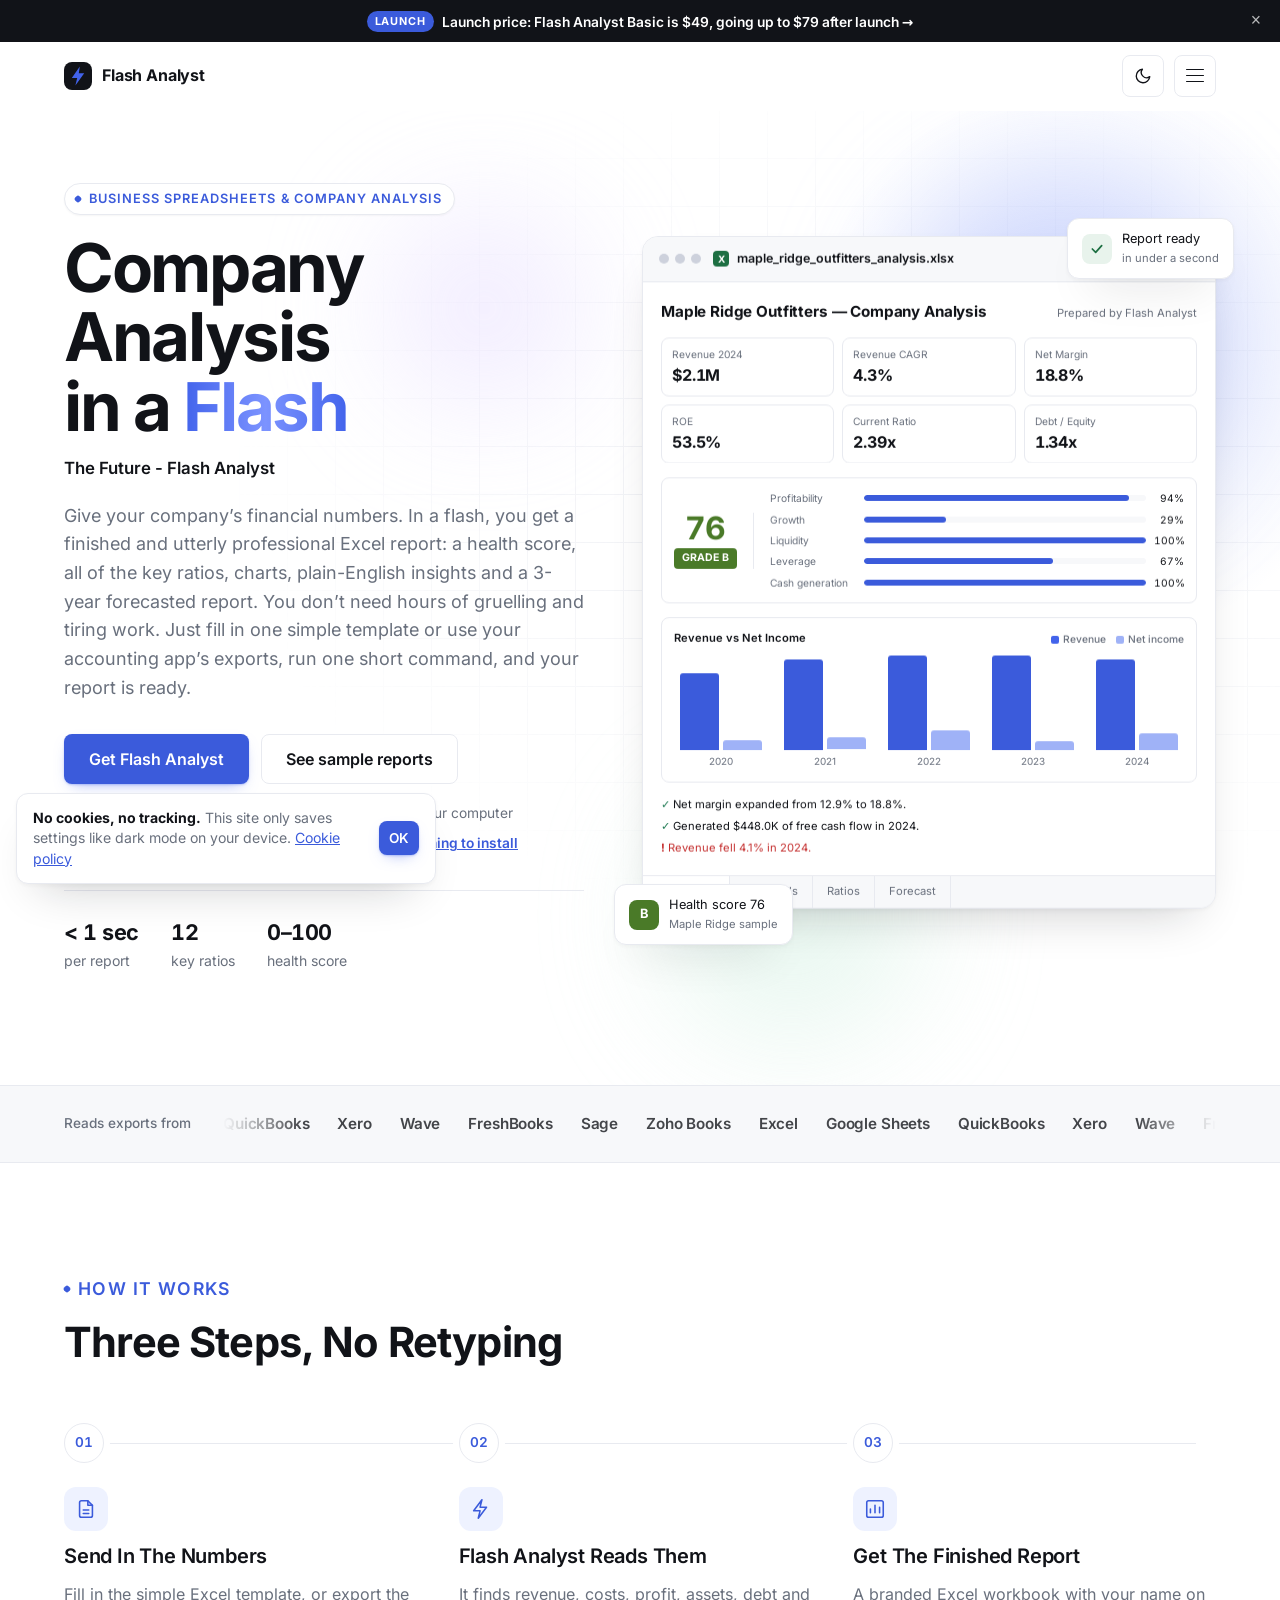
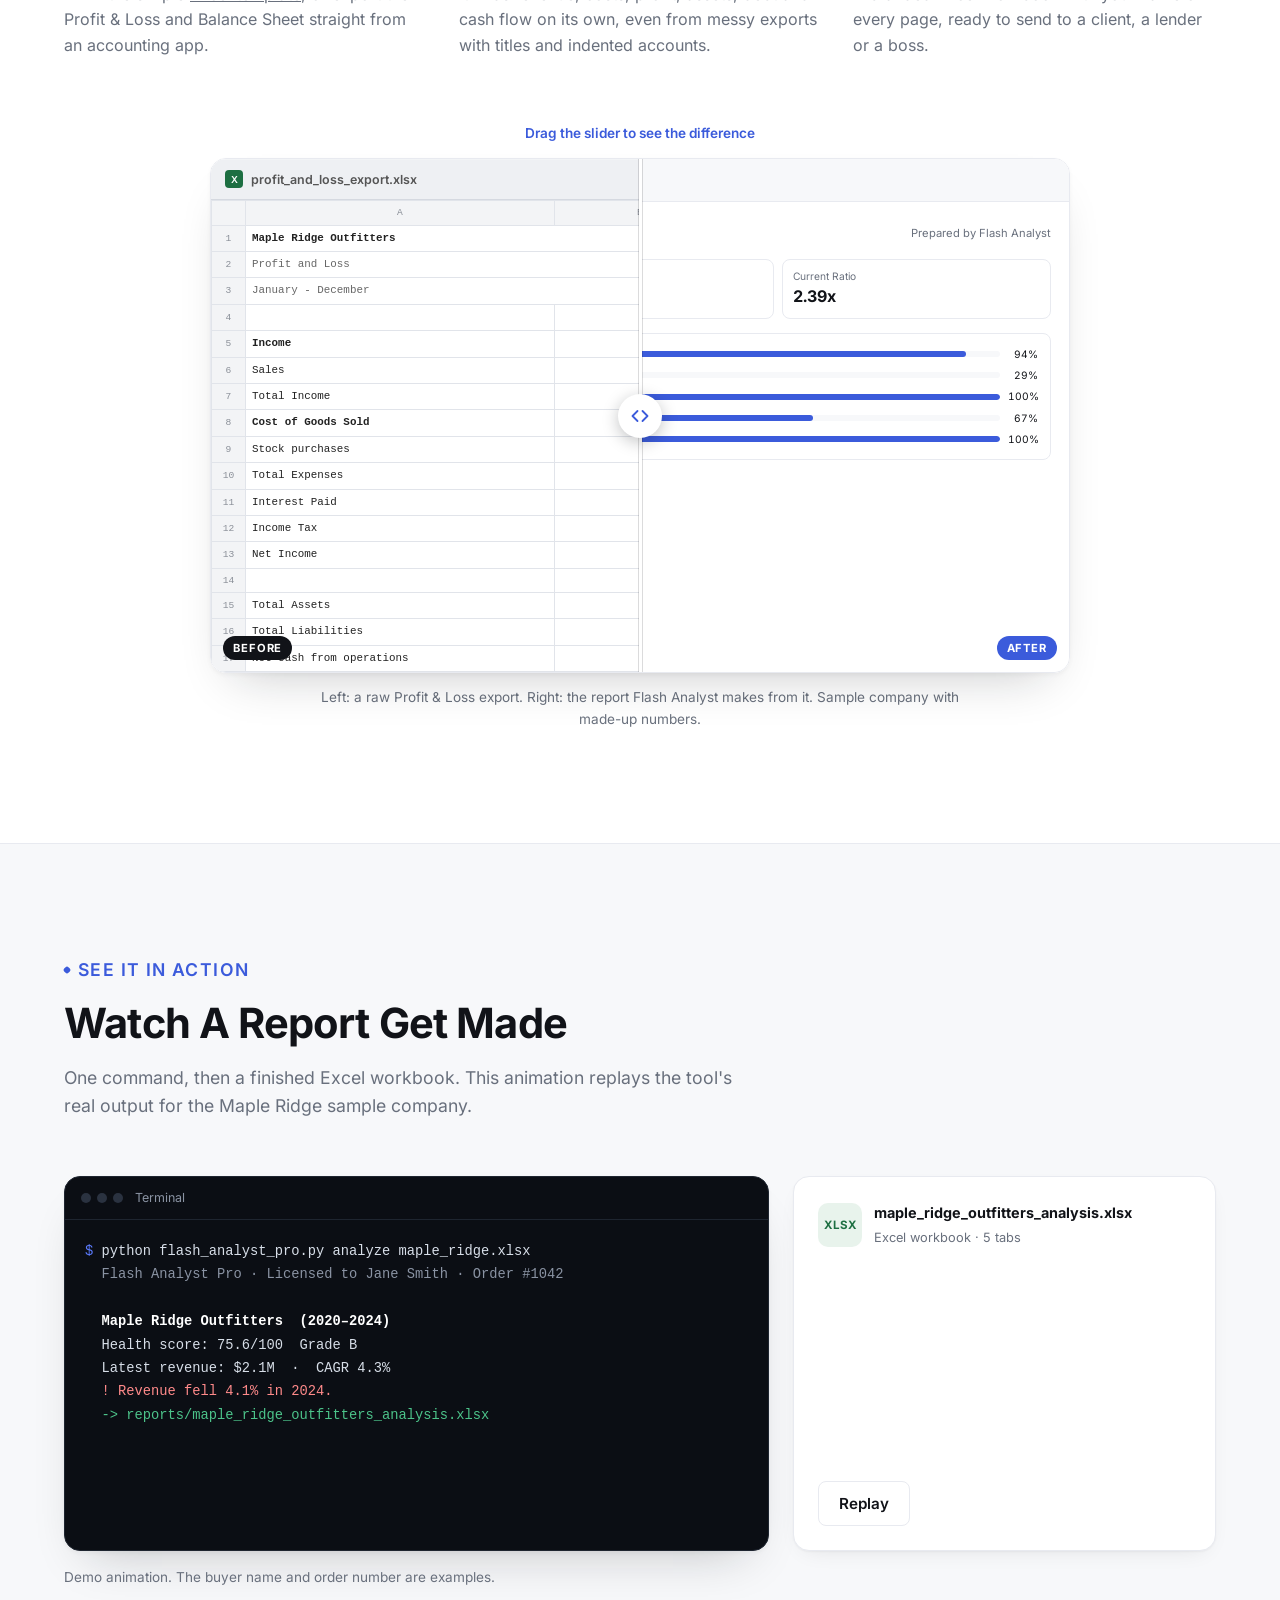
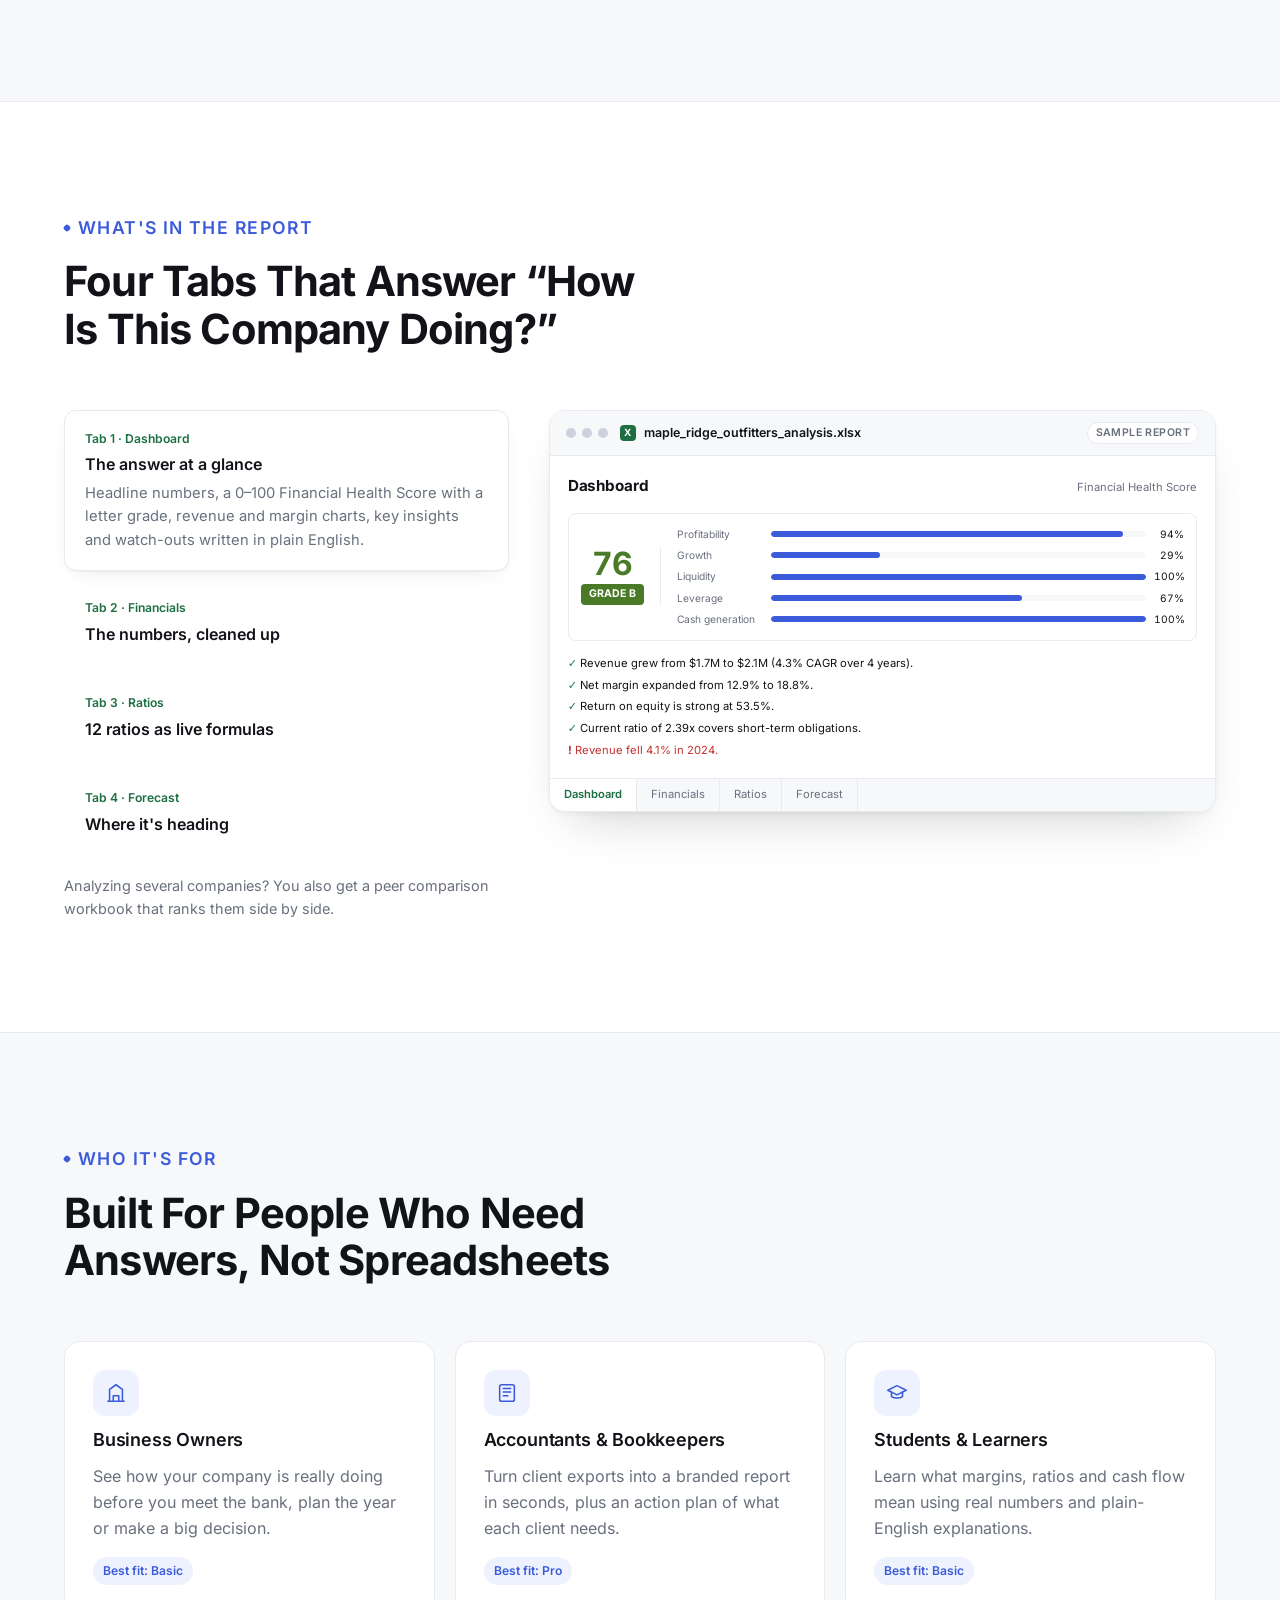
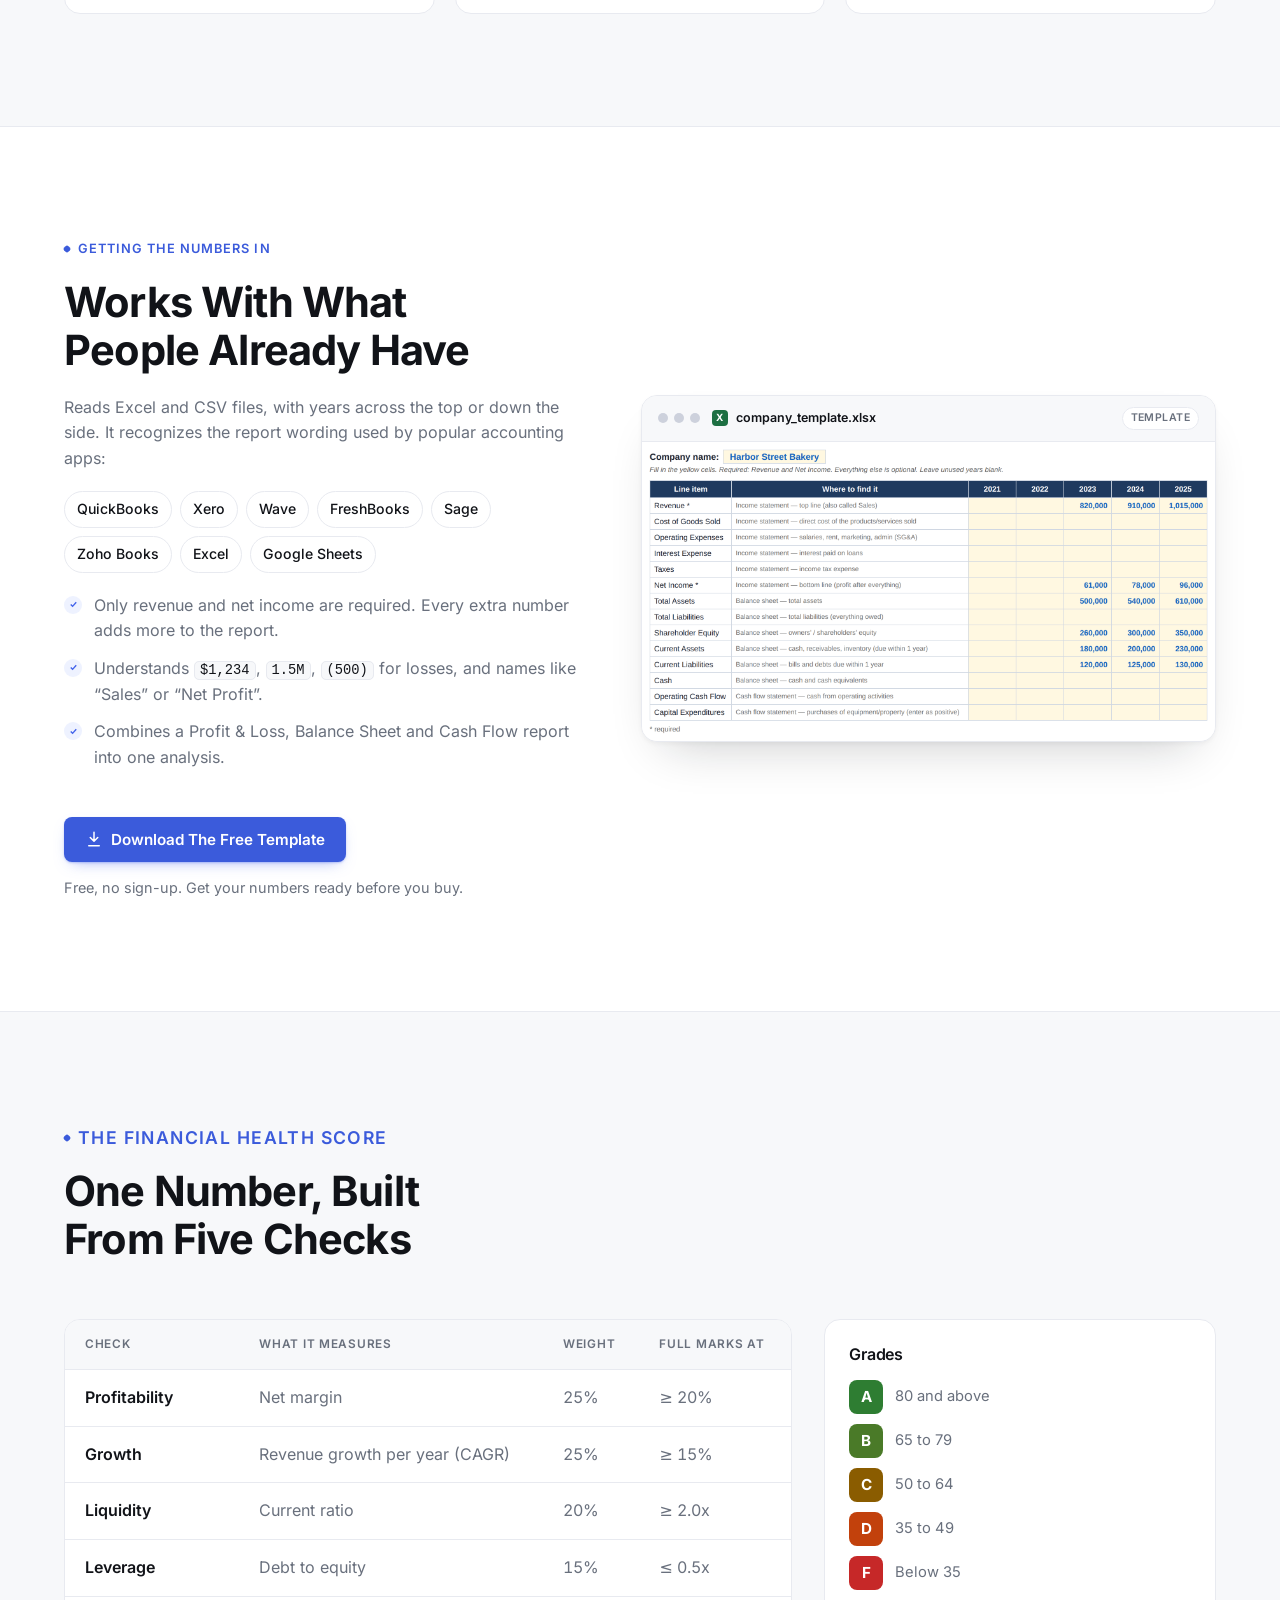
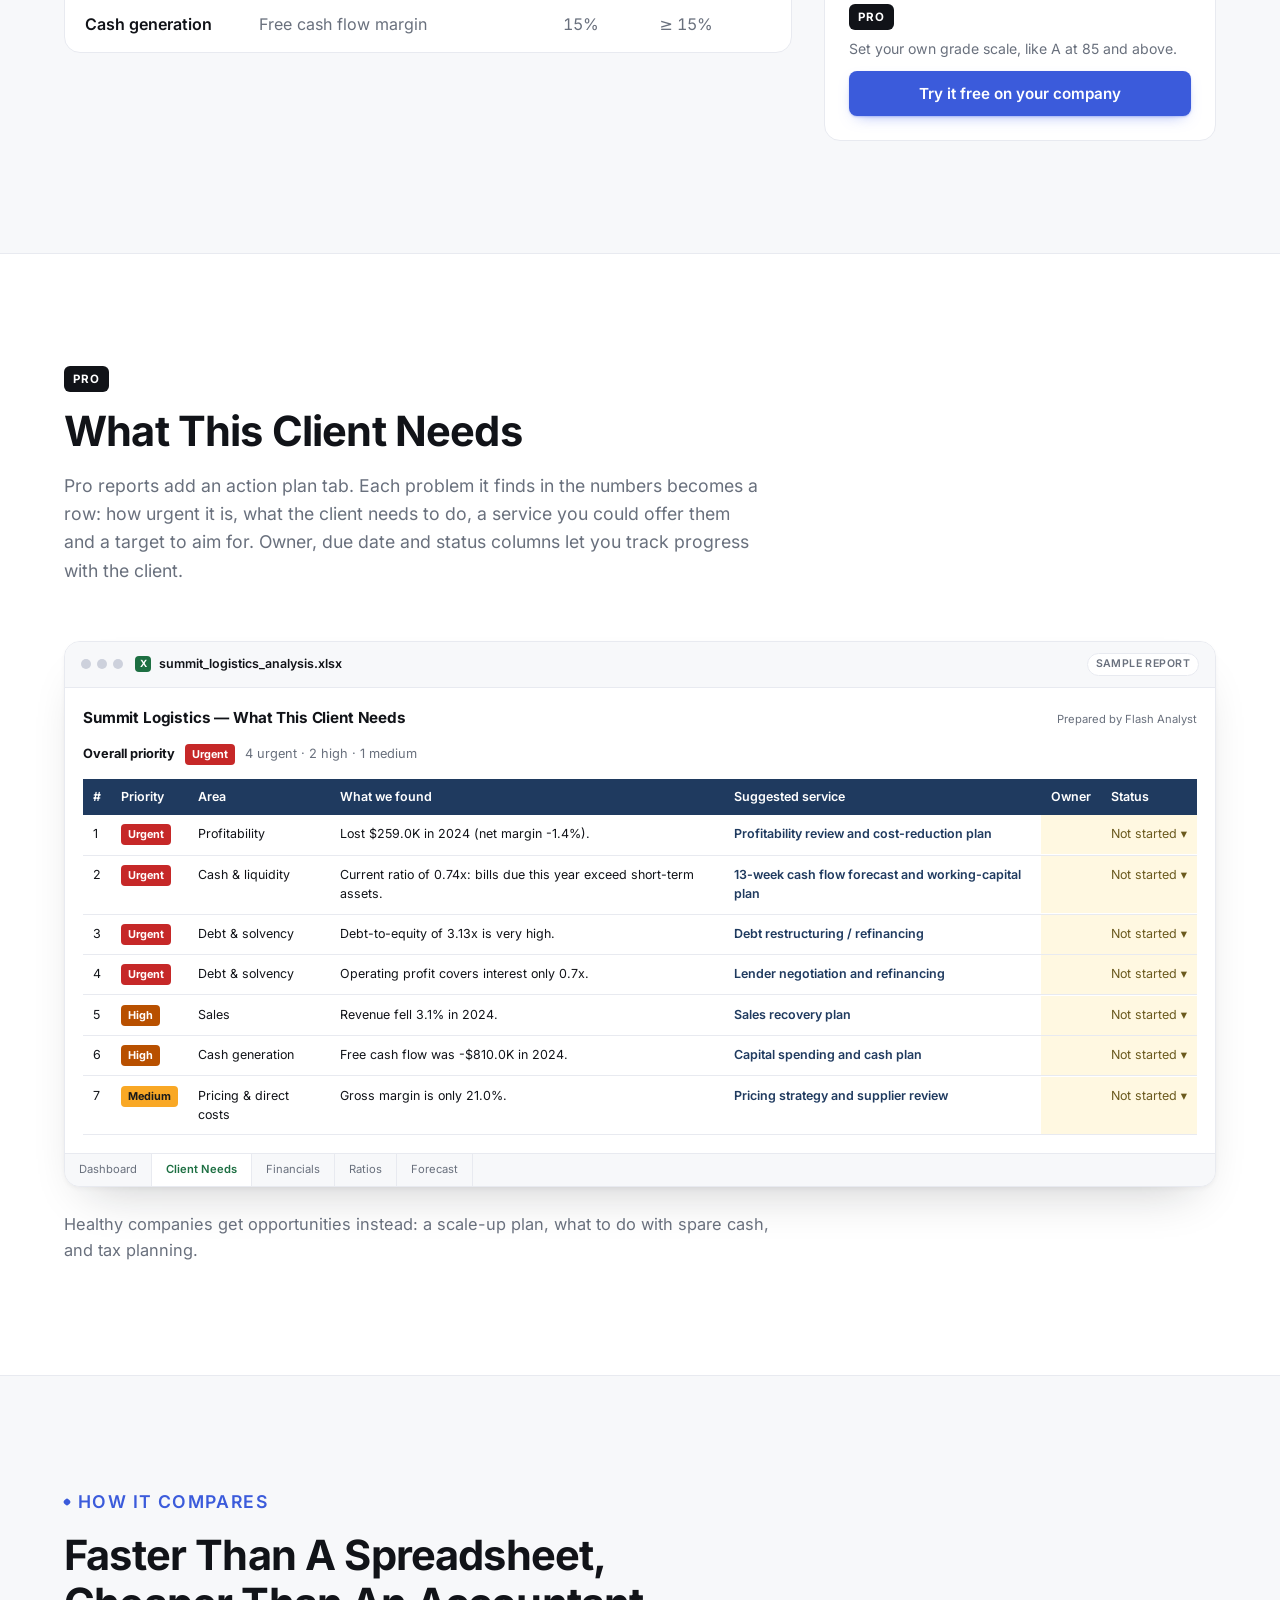
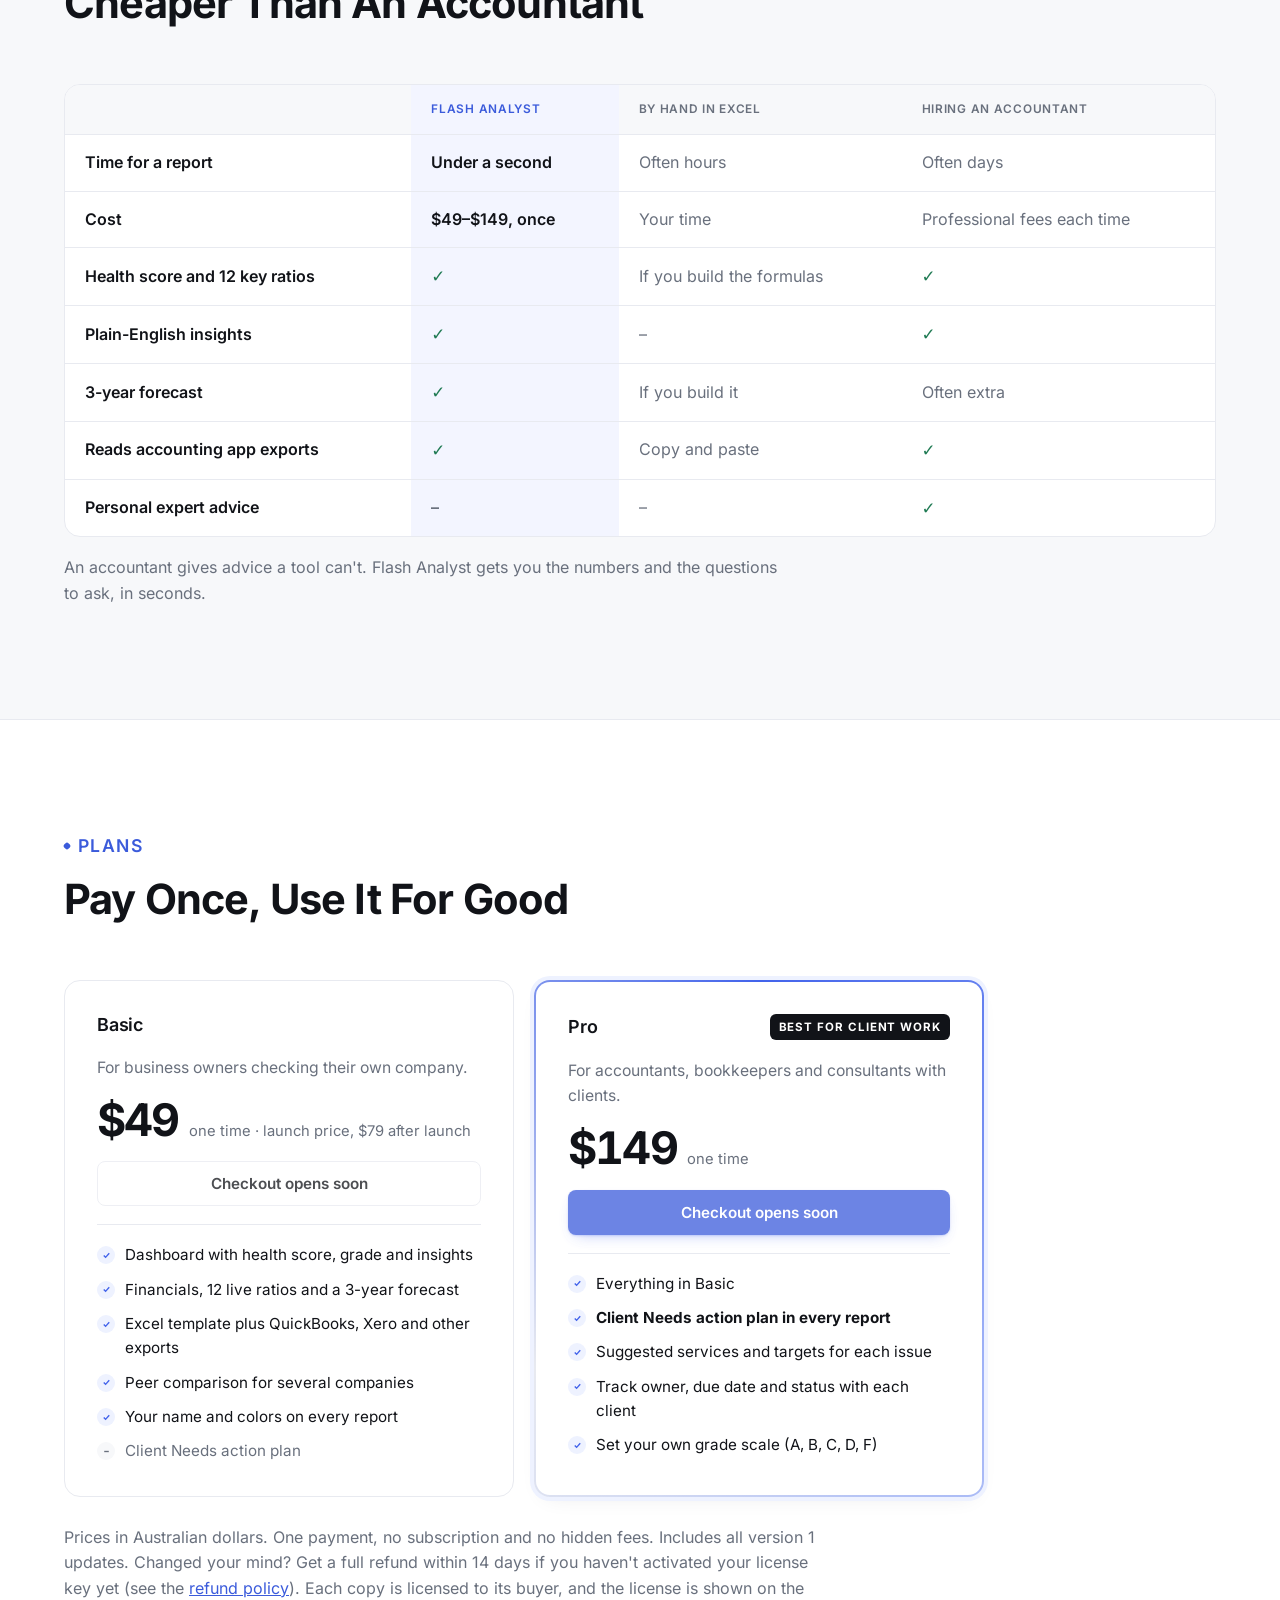
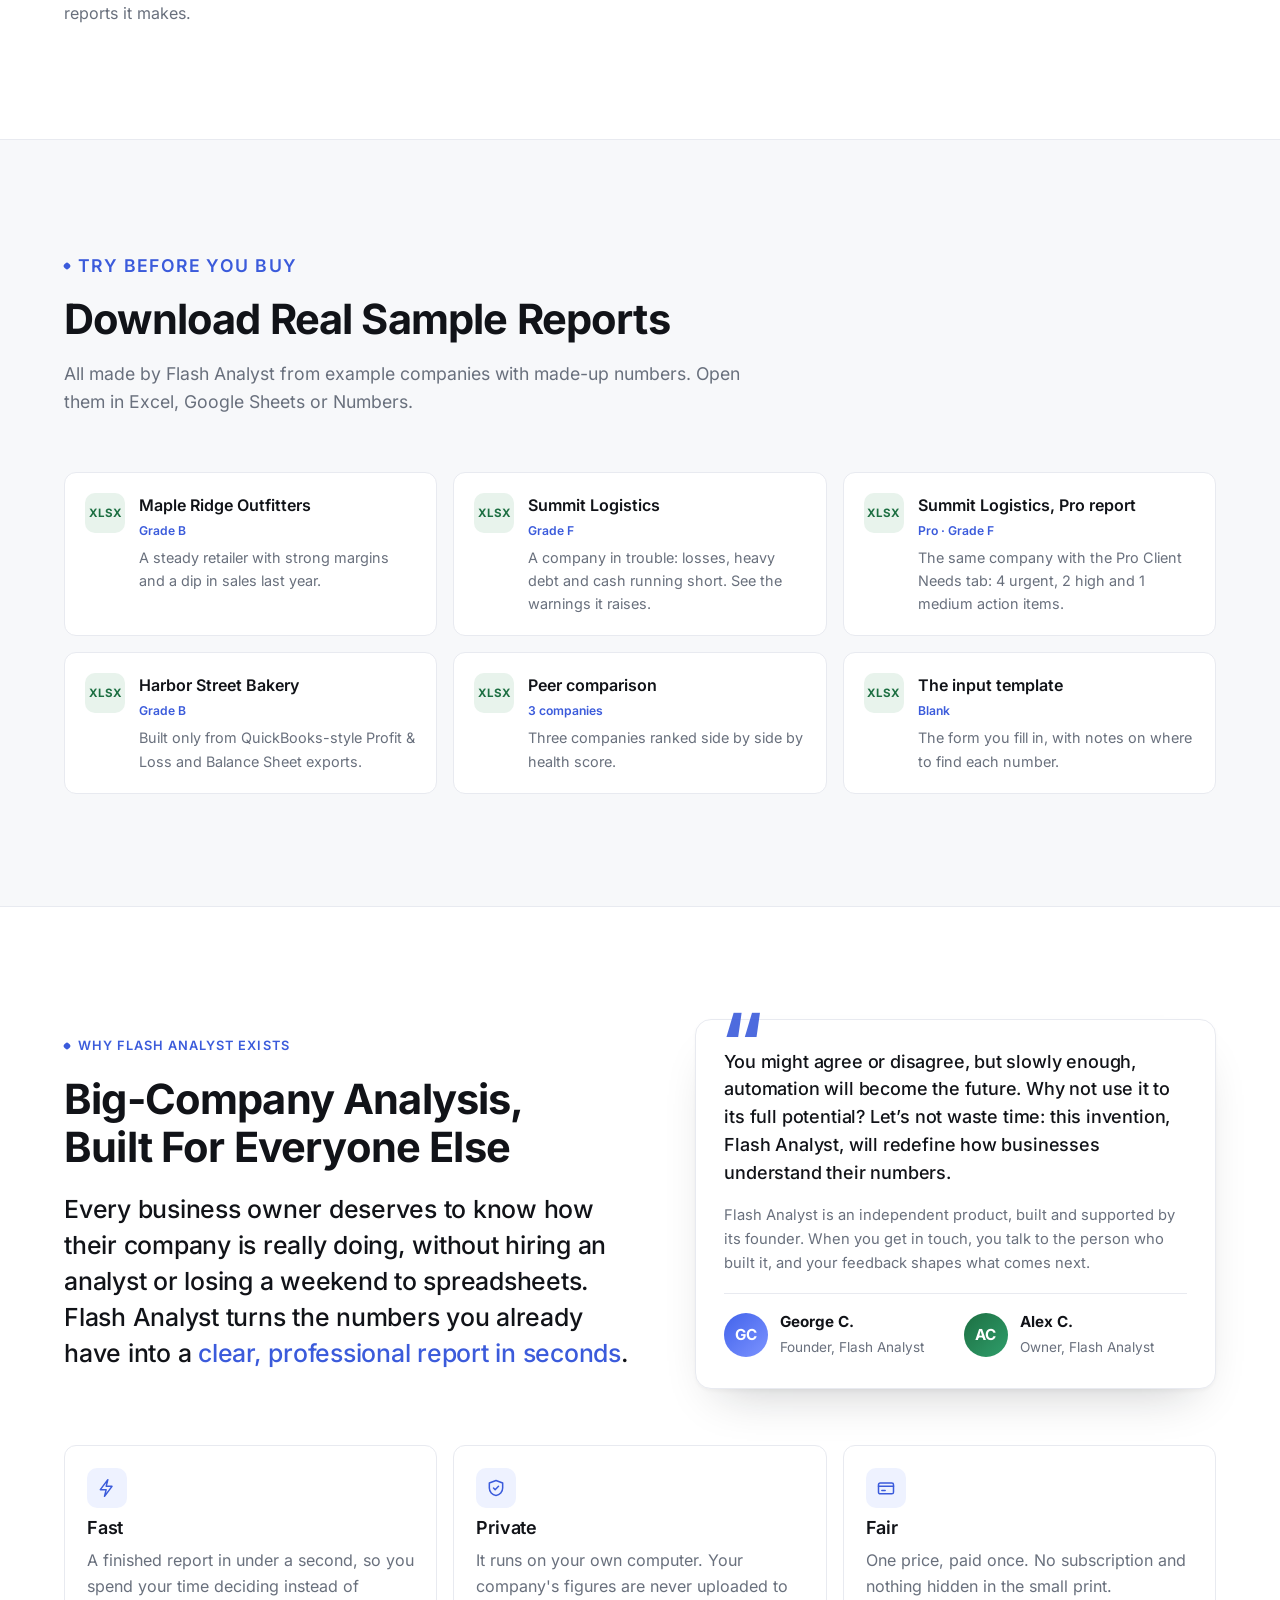
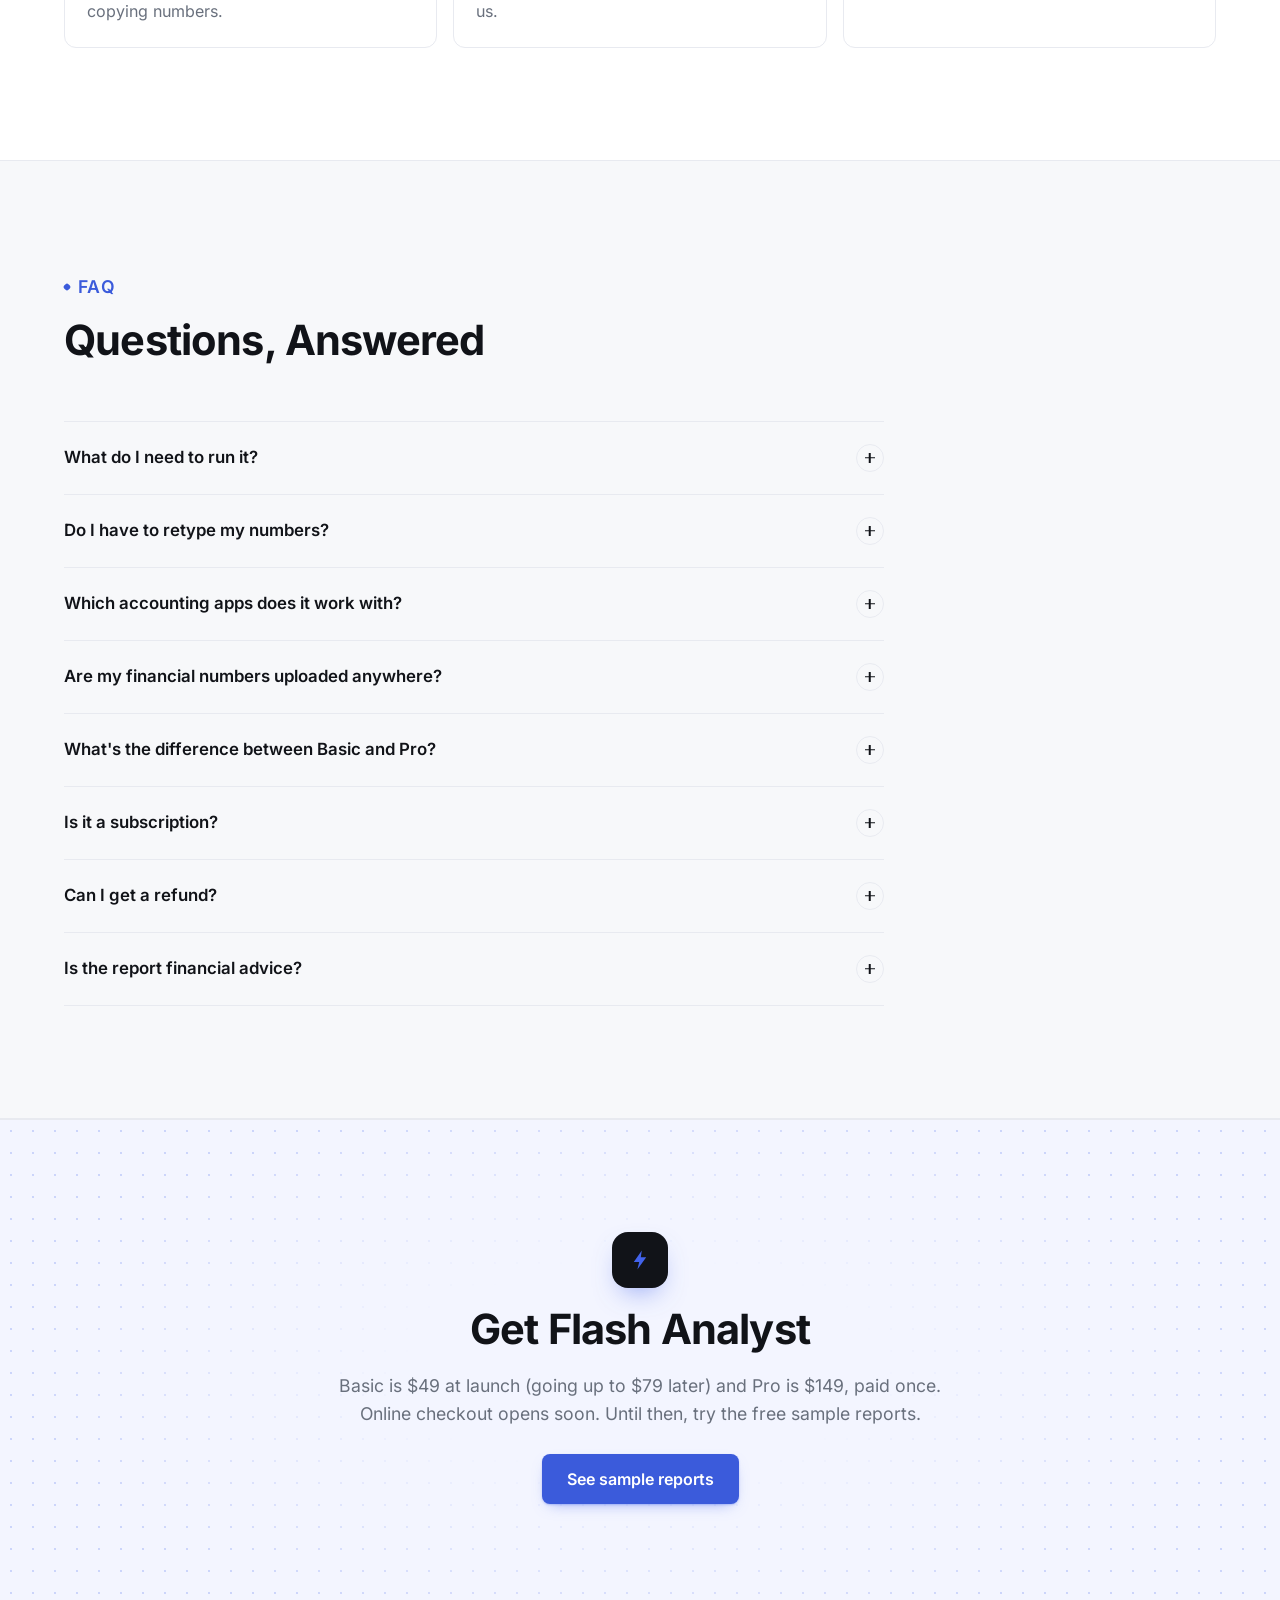
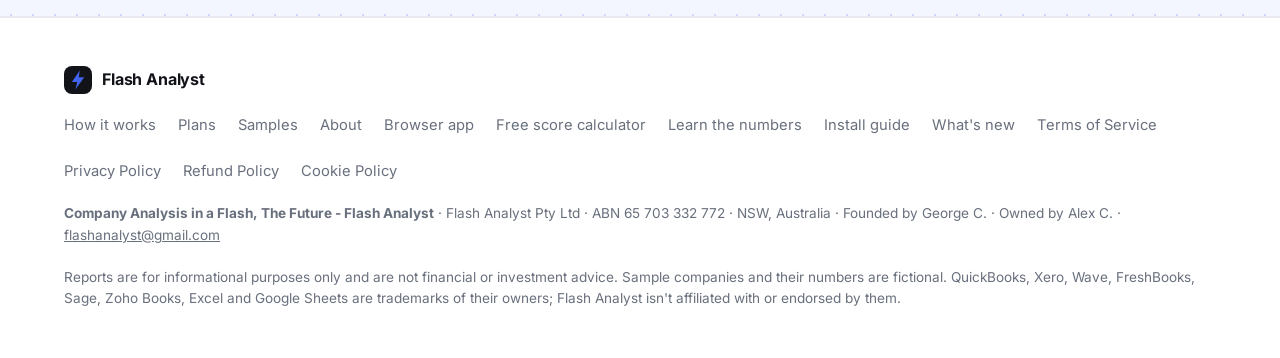
<file: index.html>
<!doctype html>
<html lang="en">
<head>
<meta charset="utf-8">
<!-- security-meta -->
<meta http-equiv="Content-Security-Policy" content="default-src 'self'; script-src 'self' 'wasm-unsafe-eval' 'sha256-zs/Up6YojxygR/UOfwFkr8W0VqMsmkWAvPvNt+yhCFI=' 'sha256-FJzb1XCYd3mpmCBUXKBAkLRn9TvQERWCm5ADoekjYac='; style-src 'self' 'unsafe-inline'; img-src 'self' data: blob:; font-src 'self'; connect-src 'self' https://api.lemonsqueezy.com; worker-src 'self' blob:; object-src 'none'; base-uri 'self'; form-action 'self'; upgrade-insecure-requests">
<meta name="referrer" content="strict-origin-when-cross-origin">
<!-- security-meta -->
<meta name="viewport" content="width=device-width, initial-scale=1, viewport-fit=cover">
<title>Company Analysis in a Flash, The Future - Flash Analyst</title>
<meta name="description" content="Give your company’s financial numbers. In a flash, you get a finished and utterly professional Excel report: a health score, all of the key ratios, charts, plain-English insights and a 3-year forecasted report.">
<meta property="og:type" content="website">
<meta property="og:site_name" content="Flash Analyst">
<meta property="og:title" content="Company Analysis in a Flash, The Future - Flash Analyst">
<meta property="og:description" content="A finished, professional Excel report from your company's numbers in under a second: health score, key ratios, charts, plain-English insights and a 3-year forecast.">
<meta property="og:url" content="https://georgesfc421-ops.github.io/company-analysis-in-a-flash/">
<meta property="og:image" content="https://georgesfc421-ops.github.io/company-analysis-in-a-flash/images/og.png">
<meta property="og:image:width" content="1200">
<meta property="og:image:height" content="630">
<meta name="twitter:card" content="summary_large_image">
<link rel="icon" href="data:image/svg+xml,%3Csvg xmlns=%27http://www.w3.org/2000/svg%27 viewBox=%270 0 32 32%27%3E%3Crect width=%2732%27 height=%2732%27 rx=%278%27 fill=%27%23111318%27/%3E%3Cpath d=%27M18 5 9 18h6l-2 9 10-14h-6z%27 fill=%27%234263EB%27/%3E%3C/svg%3E">
<link rel="preload" href="assets/fonts/inter-latin-400-normal.woff2" as="font" type="font/woff2" crossorigin>
<link rel="stylesheet" href="assets/site.css">
<script>try { var t = localStorage.getItem("fa-theme"); if (t) document.documentElement.dataset.theme = t; } catch (e) {}</script>
</head>
<body>
<a class="skip" href="#main">Skip to content</a>

<div class="progress" id="progress" aria-hidden="true"></div>
<div class="announce" id="announce"><a href="#plans"><span class="new">LAUNCH</span>Launch price: Flash Analyst Basic is $49, going up to $79 after launch →</a><button type="button" id="announce-close" aria-label="Hide announcement">×</button></div>
<header class="nav" id="top">
  <div class="wrap">
    <a class="brand" href="#top" aria-label="Flash Analyst home">
      <svg class="logo" viewBox="0 0 28 28" aria-hidden="true"><rect width="28" height="28" rx="8" fill="#111318"/><path d="M15.8 4.5 7.8 16h5.4l-1.8 7.5 8.8-12.2h-5.4z" fill="#4263EB"/></svg>
      Flash Analyst
    </a>
    <nav aria-label="Main">
      <ul class="nav-links">
        <li><a href="#how">How It Works</a></li>
        <li><a href="#report">The Report</a></li>
        <li><a href="#pro">Pro</a></li>
        <li><a href="#plans">Plans</a></li>
        <li><a href="#samples">Samples</a></li>
        <li><a href="#about">About</a></li>
        <li><a href="#faq">FAQ</a></li>
        <li><a href="app.html">App</a></li>
        <li><a href="calculator.html">Free Score</a></li>
        <li><a href="learn.html">Learn</a></li>
        <li><a href="install.html">Install</a></li>
        <li><a href="changelog.html">What's New</a></li>
      </ul>
    </nav>
    <div class="nav-cta">
      <button class="theme-btn" id="theme-btn" type="button" aria-label="Switch between light and dark mode"><svg class="moon" width="18" height="18" viewBox="0 0 24 24" fill="none" stroke="currentColor" stroke-width="1.8" stroke-linecap="round" stroke-linejoin="round"><path d="M21 12.8A9 9 0 1 1 11.2 3a7 7 0 0 0 9.8 9.8z"/></svg><svg class="sun" width="18" height="18" viewBox="0 0 24 24" fill="none" stroke="currentColor" stroke-width="1.8" stroke-linecap="round"><circle cx="12" cy="12" r="4"/><path d="M12 2v2M12 20v2M4.9 4.9l1.4 1.4M17.7 17.7l1.4 1.4M2 12h2M20 12h2M4.9 19.1l1.4-1.4M17.7 6.3l1.4-1.4"/></svg></button>
      <a class="btn btn-primary" href="#plans">Get Flash Analyst</a>
      <button class="menu-btn" id="menu-btn" type="button" aria-expanded="false" aria-controls="mobile-menu" aria-label="Open menu"><span></span></button>
    </div>
  </div>
  <nav class="mobile-menu" id="mobile-menu" aria-label="Mobile" hidden>
    <ul>
      <li><a href="#how">How It Works</a></li>
      <li><a href="#report">The Report</a></li>
      <li><a href="#pro">Pro</a></li>
      <li><a href="#plans">Plans</a></li>
      <li><a href="#samples">Samples</a></li>
      <li><a href="#about">About</a></li>
      <li><a href="#faq">FAQ</a></li>
      <li><a href="app.html">App</a></li>
      <li><a href="calculator.html">Free Score</a></li>
      <li><a href="learn.html">Learn</a></li>
      <li><a href="install.html">Install</a></li>
      <li><a href="changelog.html">What's New</a></li>
      <li><a class="btn btn-primary" href="#plans">Get Flash Analyst</a></li>
    </ul>
  </nav>
</header>

<main id="main" tabindex="-1">

<section class="hero">
  <span class="blob b1" aria-hidden="true"></span><span class="blob b2" aria-hidden="true"></span><span class="blob b3" aria-hidden="true"></span>
  <div class="wrap">
    <div class="hero-copy">
      <p class="eyebrow">Business spreadsheets &amp; company analysis</p>
      <h1>Company Analysis in a <em>Flash</em></h1>
      <p class="tag">The Future - Flash Analyst</p>
      <p class="lead">Give your company’s financial numbers. In a flash, you get a finished and utterly professional Excel report: a health score, all of the key ratios, charts, plain-English insights and a 3-year forecasted report. You don’t need hours of gruelling and tiring work. Just fill in one simple template or use your accounting app’s exports, run one short command, and your report is ready.</p>
      <div class="ctas">
        <a class="btn btn-primary btn-lg" href="#plans">Get Flash Analyst</a>
        <a class="btn btn-secondary btn-lg" href="#samples">See sample reports</a>
      </div>
      <ul class="assure">
        <li><svg width="16" height="16" viewBox="0 0 24 24" fill="none" stroke="currentColor" stroke-width="2.6" stroke-linecap="round" stroke-linejoin="round"><path d="m5 12 5 5 9-10"/></svg>Pay once, no subscription</li>
        <li><svg width="16" height="16" viewBox="0 0 24 24" fill="none" stroke="currentColor" stroke-width="2.6" stroke-linecap="round" stroke-linejoin="round"><path d="m5 12 5 5 9-10"/></svg>Your data stays on your computer</li>
        <li><svg width="16" height="16" viewBox="0 0 24 24" fill="none" stroke="currentColor" stroke-width="2.6" stroke-linecap="round" stroke-linejoin="round"><path d="m5 12 5 5 9-10"/></svg>Free sample reports</li>
        <li><svg width="16" height="16" viewBox="0 0 24 24" fill="none" stroke="currentColor" stroke-width="2.6" stroke-linecap="round" stroke-linejoin="round"><path d="m5 12 5 5 9-10"/></svg><a href="app.html">Works in your browser, nothing to install</a></li>
      </ul>
      <div class="proof">
        <div><b>&lt; 1 sec</b>per report</div>
        <div><b data-count="12" data-dec="0">12</b>key ratios</div>
        <div><b>0–100</b>health score</div>
      </div>
    </div>

    <div class="mock-wrap">
    <div class="float float-2" aria-hidden="true"><span class="ic" style="background:var(--excel-soft)"><svg width="16" height="16" viewBox="0 0 24 24" fill="none" stroke="#1D6F42" stroke-width="2.6" stroke-linecap="round" stroke-linejoin="round"><path d="m5 12 5 5 9-10"/></svg></span><span>Report ready<small>in under a second</small></span></div>
    <div class="float float-1" aria-hidden="true"><span class="ic" style="background:#4A7A28;color:#fff;font-weight:700">B</span><span>Health score 76<small>Maple Ridge sample</small></span></div>
    <div class="app hero-app" role="img" aria-label="The Dashboard tab of a sample Flash Analyst report for Maple Ridge Outfitters: revenue $2.1M, health score 76, grade B, a revenue and net income chart, and key insights.">
      <div class="app-bar">
        <span class="dots" aria-hidden="true"><i></i><i></i><i></i></span>
        <span class="file"><span class="x">X</span><span>maple_ridge_outfitters_analysis.xlsx</span></span>
        <span class="pill">Sample report</span>
      </div>
      <div class="sheet">
        <div class="sheet-title"><b>Maple Ridge Outfitters — Company Analysis</b><small>Prepared by Flash Analyst</small></div>
        <div class="kpis">
          <div class="kpi"><small>Revenue 2024</small><b data-count="2.1" data-dec="1" data-pre="$" data-suf="M">$2.1M</b></div>
          <div class="kpi"><small>Revenue CAGR</small><b data-count="4.3" data-dec="1" data-suf="%">4.3%</b></div>
          <div class="kpi"><small>Net Margin</small><b data-count="18.8" data-dec="1" data-suf="%">18.8%</b></div>
          <div class="kpi"><small>ROE</small><b data-count="53.5" data-dec="1" data-suf="%">53.5%</b></div>
          <div class="kpi"><small>Current Ratio</small><b data-count="2.39" data-dec="2" data-suf="x">2.39x</b></div>
          <div class="kpi"><small>Debt / Equity</small><b data-count="1.34" data-dec="2" data-suf="x">1.34x</b></div>
        </div>
        <div class="score-row">
          <div class="score"><b data-count="76" data-dec="0">76</b><span>GRADE B</span></div>
          <div class="comp">
            <div>Profitability<i style="--w:94%"></i><em>94%</em></div>
            <div>Growth<i style="--w:29%"></i><em>29%</em></div>
            <div>Liquidity<i style="--w:100%"></i><em>100%</em></div>
            <div>Leverage<i style="--w:67%"></i><em>67%</em></div>
            <div>Cash generation<i style="--w:100%"></i><em>100%</em></div>
          </div>
        </div>
        <div class="chart-box">
          <div class="chart-h">Revenue vs Net Income<span class="legend"><span><i style="background:#4263EB"></i>Revenue</span><span><i style="background:#9FB2F7"></i>Net income</span></span></div>
          <div class="bars" aria-hidden="true">
            <div><i class="rev" style="height:81%"></i><i class="ni" style="height:10.5%"></i></div>
            <div><i class="rev" style="height:96%"></i><i class="ni" style="height:13%"></i></div>
            <div><i class="rev" style="height:100%"></i><i class="ni" style="height:20.5%"></i></div>
            <div><i class="rev" style="height:100%"></i><i class="ni" style="height:9.6%"></i></div>
            <div><i class="rev" style="height:96%"></i><i class="ni" style="height:18%"></i></div>
          </div>
          <div class="years" aria-hidden="true"><span>2020</span><span>2021</span><span>2022</span><span>2023</span><span>2024</span></div>
        </div>
        <div class="notes">
          <div>Net margin expanded from 12.9% to 18.8%.</div>
          <div>Generated $448.0K of free cash flow in 2024.</div>
          <div class="w">Revenue fell 4.1% in 2024.</div>
        </div>
      </div>
      <div class="tabs-bar" aria-hidden="true"><span class="on">Dashboard</span><span>Financials</span><span>Ratios</span><span>Forecast</span></div>
    </div>
    </div>
  </div>
</section>

<section class="trust" aria-label="Works with">
  <div class="wrap">
    <p>Reads exports from</p>
    <div class="marquee"><div class="track">
      <ul class="apps"><li>QuickBooks</li><li>Xero</li><li>Wave</li><li>FreshBooks</li><li>Sage</li><li>Zoho Books</li><li>Excel</li><li>Google Sheets</li></ul>
      <ul class="apps" aria-hidden="true"><li>QuickBooks</li><li>Xero</li><li>Wave</li><li>FreshBooks</li><li>Sage</li><li>Zoho Books</li><li>Excel</li><li>Google Sheets</li></ul>
    </div></div>
  </div>
</section>

<section class="section" id="how">
  <div class="wrap">
    <div class="head">
      <p class="eyebrow">How it works</p>
      <h2>Three Steps, No Retyping</h2>
    </div>
    <ol class="timeline">
      <li><span class="n">01</span><span class="ico" aria-hidden="true"><svg width="22" height="22" viewBox="0 0 24 24" fill="none" stroke="currentColor" stroke-width="1.7" stroke-linecap="round" stroke-linejoin="round"><path d="M14 3H7a2 2 0 0 0-2 2v14a2 2 0 0 0 2 2h10a2 2 0 0 0 2-2V8z"/><path d="M14 3v5h5"/><path d="M9 13h6M9 17h6"/></svg></span><h3>Send In The Numbers</h3><p>Fill in the simple <a href="samples/company_template.xlsx" download="flash_analyst_template.xlsx">Excel template</a>, or export the Profit &amp; Loss and Balance Sheet straight from an accounting app.</p></li>
      <li><span class="n">02</span><span class="ico" aria-hidden="true"><svg width="22" height="22" viewBox="0 0 24 24" fill="none" stroke="currentColor" stroke-width="1.7" stroke-linecap="round" stroke-linejoin="round"><path d="M13 2 4 14h7l-2 8 9-12h-7z"/></svg></span><h3>Flash Analyst Reads Them</h3><p>It finds revenue, costs, profit, assets, debt and cash flow on its own, even from messy exports with titles and indented accounts.</p></li>
      <li><span class="n">03</span><span class="ico" aria-hidden="true"><svg width="22" height="22" viewBox="0 0 24 24" fill="none" stroke="currentColor" stroke-width="1.7" stroke-linecap="round" stroke-linejoin="round"><rect x="3" y="3" width="18" height="18" rx="2"/><path d="M7 16v-4M12 16V8M17 16v-6"/></svg></span><h3>Get The Finished Report</h3><p>A branded Excel workbook with your name on every page, ready to send to a client, a lender or a boss.</p></li>
    </ol>
    <div class="ba-wrap">
      <p class="ba-hint">Drag the slider to see the difference</p>
      <div class="ba" id="ba" style="--pos:50%">
        <div class="ba-pane ba-after app" aria-hidden="true">
          <div class="app-bar">
            <span class="dots"><i></i><i></i><i></i></span>
            <span class="file"><span class="x">X</span><span>maple_ridge_outfitters_analysis.xlsx</span></span>
          </div>
          <div class="sheet">
            <div class="sheet-title"><b>Maple Ridge Outfitters — Company Analysis</b><small>Prepared by Flash Analyst</small></div>
            <div class="kpis">
              <div class="kpi"><small>Revenue 2024</small><b>$2.1M</b></div>
              <div class="kpi"><small>Net Margin</small><b>18.8%</b></div>
              <div class="kpi"><small>Current Ratio</small><b>2.39x</b></div>
            </div>
            <div class="score-row">
              <div class="score"><b>76</b><span>GRADE B</span></div>
              <div class="comp">
                <div>Profitability<i style="--w:94%"></i><em>94%</em></div>
                <div>Growth<i style="--w:29%"></i><em>29%</em></div>
                <div>Liquidity<i style="--w:100%"></i><em>100%</em></div>
                <div>Leverage<i style="--w:67%"></i><em>67%</em></div>
                <div>Cash generation<i style="--w:100%"></i><em>100%</em></div>
              </div>
            </div>
            <div class="notes">
              <div>Net margin expanded from 12.9% to 18.8%.</div>
              <div>Generated $448.0K of free cash flow in 2024.</div>
              <div class="w">Revenue fell 4.1% in 2024.</div>
            </div>
          </div>
        </div>
        <div class="ba-pane ba-before" aria-hidden="true">
          <div class="ba-before-bar"><span class="x">X</span>profit_and_loss_export.xlsx</div>
          <table class="raw">
            <colgroup><col class="c-n"><col class="c-a"><col><col><col></colgroup>
            <tr class="cols"><th></th><th>A</th><th>B</th><th>C</th><th>D</th></tr>
            <tr><th>1</th><td class="title" colspan="4">Maple Ridge Outfitters</td></tr>
            <tr><th>2</th><td class="sub" colspan="4">Profit and Loss</td></tr>
            <tr><th>3</th><td class="sub" colspan="4">January - December</td></tr>
            <tr class="hrow"><th>4</th><td></td><td class=num>2022</td><td class=num>2023</td><td class=num>2024</td></tr>
            <tr class="grp"><th>5</th><td>Income</td><td class=num></td><td class=num></td><td class=num></td></tr>
            <tr><th>6</th><td>   Sales</td><td class=num>2,158,000.00</td><td class=num>2,157,000.00</td><td class=num>2,069,000.00</td></tr>
            <tr class="tot"><th>7</th><td>Total Income</td><td class=num>2,158,000.00</td><td class=num>2,157,000.00</td><td class=num>2,069,000.00</td></tr>
            <tr class="grp"><th>8</th><td>Cost of Goods Sold</td><td class=num></td><td class=num></td><td class=num></td></tr>
            <tr><th>9</th><td>   Stock purchases</td><td class=num>1,104,000.00</td><td class=num>1,193,000.00</td><td class=num>1,066,000.00</td></tr>
            <tr class="tot"><th>10</th><td>Total Expenses</td><td class=num>480,000.00</td><td class=num>683,000.00</td><td class=num>492,000.00</td></tr>
            <tr><th>11</th><td>Interest Paid</td><td class=num>13,000.00</td><td class=num>18,000.00</td><td class=num>18,000.00</td></tr>
            <tr><th>12</th><td>Income Tax</td><td class=num>118,000.00</td><td class=num>55,000.00</td><td class=num>103,000.00</td></tr>
            <tr class="tot"><th>13</th><td>Net Income</td><td class=num>443,000.00</td><td class=num>207,000.00</td><td class=num>389,000.00</td></tr>
            <tr><th>14</th><td></td><td class=num></td><td class=num></td><td class=num></td></tr>
            <tr><th>15</th><td>Total Assets</td><td class=num>1,605,000.00</td><td class=num>1,639,000.00</td><td class=num>1,697,000.00</td></tr>
            <tr><th>16</th><td>Total Liabilities</td><td class=num>918,000.00</td><td class=num>938,000.00</td><td class=num>971,000.00</td></tr>
            <tr><th>17</th><td>Net cash from operations</td><td class=num>625,000.00</td><td class=num>261,000.00</td><td class=num>520,000.00</td></tr>
          </table>
        </div>
        <span class="ba-tag ba-tag-before">Before</span>
        <span class="ba-tag ba-tag-after">After</span>
        <div class="ba-line" aria-hidden="true"><span class="ba-knob"><svg width="20" height="20" viewBox="0 0 24 24" fill="none" stroke="currentColor" stroke-width="2.2" stroke-linecap="round" stroke-linejoin="round"><path d="m9 6-6 6 6 6M15 6l6 6-6 6"/></svg></span></div>
        <input class="ba-range" id="ba-range" type="range" min="0" max="100" value="50" aria-label="Compare a raw accounting export with the finished Flash Analyst report">
      </div>
      <p class="ba-caption">Left: a raw Profit &amp; Loss export. Right: the report Flash Analyst makes from it. Sample company with made-up numbers.</p>
    </div>

  </div>
</section>

<section class="section soft" id="demo">
  <div class="wrap">
    <div class="head">
      <p class="eyebrow">See it in action</p>
      <h2>Watch A Report Get Made</h2>
      <p>One command, then a finished Excel workbook. This animation replays the tool's real output for the Maple Ridge sample company.</p>
    </div>
    <div class="demo-grid">
      <div class="term" aria-label="Terminal running Flash Analyst">
        <div class="term-bar"><span class="dots" aria-hidden="true"><i></i><i></i><i></i></span><span>Terminal</span></div>
        <pre class="term-body" id="term"><span class="prompt">$</span> <span class="cmd">python flash_analyst_pro.py analyze maple_ridge.xlsx</span>
<span class="out dim">  Flash Analyst Pro · Licensed to Jane Smith · Order #1042</span>
<span class="out"> </span>
<span class="out strong">  Maple Ridge Outfitters  (2020–2024)</span>
<span class="out">  Health score: 75.6/100  Grade B</span>
<span class="out">  Latest revenue: $2.1M  ·  CAGR 4.3%</span>
<span class="out warn">  ! Revenue fell 4.1% in 2024.</span>
<span class="out ok">  -&gt; reports/maple_ridge_outfitters_analysis.xlsx</span></pre>
      </div>
      <div class="build" id="build">
        <div class="build-file"><span class="x">XLSX</span><span><b>maple_ridge_outfitters_analysis.xlsx</b><small>Excel workbook · 5 tabs</small></span></div>
        <ul class="build-steps">
          <li><svg width="16" height="16" viewBox="0 0 24 24" fill="none" stroke="currentColor" stroke-width="2.6" stroke-linecap="round" stroke-linejoin="round"><path d="m5 12 5 5 9-10"/></svg>Dashboard: score 76, grade B</li>
          <li><svg width="16" height="16" viewBox="0 0 24 24" fill="none" stroke="currentColor" stroke-width="2.6" stroke-linecap="round" stroke-linejoin="round"><path d="m5 12 5 5 9-10"/></svg>Client Needs: action plan (Pro)</li>
          <li><svg width="16" height="16" viewBox="0 0 24 24" fill="none" stroke="currentColor" stroke-width="2.6" stroke-linecap="round" stroke-linejoin="round"><path d="m5 12 5 5 9-10"/></svg>Financials: 5 years, cleaned up</li>
          <li><svg width="16" height="16" viewBox="0 0 24 24" fill="none" stroke="currentColor" stroke-width="2.6" stroke-linecap="round" stroke-linejoin="round"><path d="m5 12 5 5 9-10"/></svg>Ratios: 12 live formulas</li>
          <li><svg width="16" height="16" viewBox="0 0 24 24" fill="none" stroke="currentColor" stroke-width="2.6" stroke-linecap="round" stroke-linejoin="round"><path d="m5 12 5 5 9-10"/></svg>Forecast: 3-year projection</li>
        </ul>
        <div class="build-done"><span class="spark" aria-hidden="true"></span>Report ready in under a second</div>
        <button class="btn btn-secondary" type="button" id="replay">Replay</button>
      </div>
    </div>
    <p class="demo-note">Demo animation. The buyer name and order number are examples.</p>
  </div>
</section>

<section class="section" id="report">
  <div class="wrap">
    <div class="head">
      <p class="eyebrow">What's in the report</p>
      <h2>Four Tabs That Answer “How Is This Company Doing?”</h2>
    </div>
    <div class="report">
      <div>
        <ul class="tablist" role="tablist" aria-label="Report tabs">
          <li><button type="button" role="tab" id="t-dash" aria-controls="p-dash" aria-selected="true"><span class="k">Tab 1 · Dashboard</span><span class="h">The answer at a glance</span><span class="d">Headline numbers, a 0–100 Financial Health Score with a letter grade, revenue and margin charts, key insights and watch-outs written in plain English.</span></button></li>
          <li><button type="button" role="tab" id="t-fin" aria-controls="p-fin" aria-selected="false" tabindex="-1"><span class="k">Tab 2 · Financials</span><span class="h">The numbers, cleaned up</span><span class="d">Every year laid out as a proper financial statement, formatted and easy to read.</span></button></li>
          <li><button type="button" role="tab" id="t-rat" aria-controls="p-rat" aria-selected="false" tabindex="-1"><span class="k">Tab 3 · Ratios</span><span class="h">12 ratios as live formulas</span><span class="d">Margins, growth, return on equity, current ratio, debt-to-equity, free cash flow and more. Change a number on the Financials tab and the ratios update.</span></button></li>
          <li><button type="button" role="tab" id="t-for" aria-controls="p-for" aria-selected="false" tabindex="-1"><span class="k">Tab 4 · Forecast</span><span class="h">Where it's heading</span><span class="d">A 3-year projection with growth and margin assumptions you can adjust, plus a chart of actual against forecast.</span></button></li>
        </ul>
        <p class="report-note">Analyzing several companies? You also get a peer comparison workbook that ranks them side by side.</p>
      </div>

      <div class="app">
        <div class="app-bar">
          <span class="dots" aria-hidden="true"><i></i><i></i><i></i></span>
          <span class="file"><span class="x">X</span><span>maple_ridge_outfitters_analysis.xlsx</span></span>
          <span class="pill">Sample report</span>
        </div>

        <div class="panel sheet" id="p-dash" role="tabpanel" aria-labelledby="t-dash">
          <div class="sheet-title"><b>Dashboard</b><small>Financial Health Score</small></div>
          <div class="score-row">
            <div class="score"><b>76</b><span>GRADE B</span></div>
            <div class="comp">
              <div>Profitability<i style="--w:94%"></i><em>94%</em></div>
              <div>Growth<i style="--w:29%"></i><em>29%</em></div>
              <div>Liquidity<i style="--w:100%"></i><em>100%</em></div>
              <div>Leverage<i style="--w:67%"></i><em>67%</em></div>
              <div>Cash generation<i style="--w:100%"></i><em>100%</em></div>
            </div>
          </div>
          <div class="notes">
            <div>Revenue grew from $1.7M to $2.1M (4.3% CAGR over 4 years).</div>
            <div>Net margin expanded from 12.9% to 18.8%.</div>
            <div>Return on equity is strong at 53.5%.</div>
            <div>Current ratio of 2.39x covers short-term obligations.</div>
            <div class="w">Revenue fell 4.1% in 2024.</div>
          </div>
        </div>

        <div class="panel sheet" id="p-fin" role="tabpanel" aria-labelledby="t-fin" hidden>
          <div class="sheet-title"><b>Financial Statements</b><small>Last 3 of 5 years</small></div>
          <div class="grid-scroll">
            <table class="cells">
              <tr><th>Line Item</th><th>2022</th><th>2023</th><th>2024</th></tr>
              <tr><td>Revenue</td><td>$2,158,000</td><td>$2,157,000</td><td>$2,069,000</td></tr>
              <tr><td>Cost of Goods Sold</td><td>$1,104,000</td><td>$1,193,000</td><td>$1,066,000</td></tr>
              <tr><td>Operating Expenses</td><td>$480,000</td><td>$683,000</td><td>$492,000</td></tr>
              <tr><td>Net Income</td><td>$443,000</td><td>$207,000</td><td>$389,000</td></tr>
              <tr><td>Total Assets</td><td>$1,605,000</td><td>$1,639,000</td><td>$1,697,000</td></tr>
              <tr><td>Cash</td><td>$242,000</td><td>$282,000</td><td>$345,000</td></tr>
              <tr><td>Operating Cash Flow</td><td>$625,000</td><td>$261,000</td><td>$520,000</td></tr>
            </table>
          </div>
        </div>

        <div class="panel sheet" id="p-rat" role="tabpanel" aria-labelledby="t-rat" hidden>
          <div class="sheet-title"><b>Key Ratios</b><small>Live formulas linked to Financials</small></div>
          <div class="formula"><b>fx</b>=IFERROR((Financials!$F$5-Financials!$F$6)/Financials!$F$5,"")</div>
          <div class="grid-scroll">
            <table class="cells">
              <tr><th>Ratio</th><th>2024</th></tr>
              <tr><td>Gross Margin</td><td>48.5%</td></tr>
              <tr><td>Operating Margin</td><td>24.7%</td></tr>
              <tr><td>Net Margin</td><td>18.8%</td></tr>
              <tr><td>Return on Equity</td><td>53.5%</td></tr>
              <tr><td>Current Ratio</td><td>2.39x</td></tr>
              <tr><td>Debt to Equity</td><td>1.34x</td></tr>
              <tr><td>Interest Coverage</td><td>28.39x</td></tr>
              <tr><td>Free Cash Flow</td><td>$448,000</td></tr>
            </table>
          </div>
        </div>

        <div class="panel sheet" id="p-for" role="tabpanel" aria-labelledby="t-for" hidden>
          <div class="sheet-title"><b>Projection</b><small>Edit the yellow cells</small></div>
          <div class="assume">
            <div>Annual revenue growth<b>4.3%</b></div>
            <div>Net margin<b>16.3%</b></div>
          </div>
          <div class="chart-box">
            <div class="chart-h">Revenue: actual and forecast<span class="legend"><span><i style="background:#4263EB"></i>Actual</span><span><i style="background:#9FB2F7"></i>Forecast</span></span></div>
            <svg viewBox="0 0 400 130" role="img" aria-label="Revenue rises from $1.7M in 2020 to $2.1M in 2024, then is forecast to reach $2.3M in 2027.">
              <g stroke="#E8EAF0" stroke-width="1"><line x1="20" y1="20" x2="390" y2="20"/><line x1="20" y1="60" x2="390" y2="60"/><line x1="20" y1="100" x2="390" y2="100"/></g>
              <polyline fill="none" stroke="#4263EB" stroke-width="2.5" stroke-linejoin="round" points="30,96 80,51 130,39 180,39 230,51"/>
              <polyline fill="none" stroke="#9FB2F7" stroke-width="2.5" stroke-dasharray="6 5" stroke-linejoin="round" points="230,51 280,38 330,25 380,12"/>
              <circle cx="230" cy="51" r="3.5" fill="#4263EB"/><circle cx="380" cy="12" r="3.5" fill="#9FB2F7"/>
              <g font-size="10" fill="#69707D" font-family="Inter, sans-serif" text-anchor="middle"><text x="30" y="122">2020</text><text x="130" y="122">2022</text><text x="230" y="122">2024</text><text x="380" y="122">2027</text></g>
            </svg>
          </div>
          <div class="grid-scroll">
            <table class="cells">
              <tr><th>Year</th><th>Revenue</th><th>Net Income</th><th>Type</th></tr>
              <tr><td>2025</td><td>$2,157,760</td><td>$351,904</td><td>Forecast</td></tr>
              <tr><td>2026</td><td>$2,250,328</td><td>$367,001</td><td>Forecast</td></tr>
              <tr><td>2027</td><td>$2,346,867</td><td>$382,745</td><td>Forecast</td></tr>
            </table>
          </div>
        </div>

        <div class="tabs-bar" id="report-tabs" aria-hidden="true"><span class="on">Dashboard</span><span>Financials</span><span>Ratios</span><span>Forecast</span></div>
      </div>
    </div>
  </div>
</section>

<section class="section soft" id="who">
  <div class="wrap">
    <div class="head">
      <p class="eyebrow">Who it's for</p>
      <h2>Built For People Who Need Answers, Not Spreadsheets</h2>
    </div>
    <div class="who-grid">
      <div class="who-card"><span class="ico" aria-hidden="true"><svg width="22" height="22" viewBox="0 0 24 24" fill="none" stroke="currentColor" stroke-width="1.7" stroke-linecap="round" stroke-linejoin="round"><path d="M3 21h18M5 21V8l7-5 7 5v13"/><path d="M9 21v-6h6v6"/></svg></span><h3>Business Owners</h3><p>See how your company is really doing before you meet the bank, plan the year or make a big decision.</p><span class="fit">Best fit: Basic</span></div>
      <div class="who-card"><span class="ico" aria-hidden="true"><svg width="22" height="22" viewBox="0 0 24 24" fill="none" stroke="currentColor" stroke-width="1.7" stroke-linecap="round" stroke-linejoin="round"><rect x="4" y="3" width="16" height="18" rx="2"/><path d="M8 7h8M8 11h8M8 15h5"/></svg></span><h3>Accountants &amp; Bookkeepers</h3><p>Turn client exports into a branded report in seconds, plus an action plan of what each client needs.</p><span class="fit">Best fit: Pro</span></div>
      <div class="who-card"><span class="ico" aria-hidden="true"><svg width="22" height="22" viewBox="0 0 24 24" fill="none" stroke="currentColor" stroke-width="1.7" stroke-linecap="round" stroke-linejoin="round"><path d="M2 9 12 4l10 5-10 5z"/><path d="M6 11v5c3 2 9 2 12 0v-5"/></svg></span><h3>Students &amp; Learners</h3><p>Learn what margins, ratios and cash flow mean using real numbers and plain-English explanations.</p><span class="fit">Best fit: Basic</span></div>
    </div>
  </div>
</section>

<section class="section" id="input">
  <div class="wrap split">
    <div class="copy">
      <p class="eyebrow">Getting the numbers in</p>
      <h2>Works With What People Already Have</h2>
      <p>Reads Excel and CSV files, with years across the top or down the side. It recognizes the report wording used by popular accounting apps:</p>
      <ul class="chips" aria-label="Supported apps">
        <li>QuickBooks</li><li>Xero</li><li>Wave</li><li>FreshBooks</li><li>Sage</li><li>Zoho Books</li><li>Excel</li><li>Google Sheets</li>
      </ul>
      <ul class="checks">
        <li>Only revenue and net income are required. Every extra number adds more to the report.</li>
        <li>Understands <code>$1,234</code>, <code>1.5M</code>, <code>(500)</code> for losses, and names like “Sales” or “Net Profit”.</li>
        <li>Combines a Profit &amp; Loss, Balance Sheet and Cash Flow report into one analysis.</li>
      </ul>
      <div class="tpl-cta">
        <a class="btn btn-primary" href="samples/company_template.xlsx" download="flash_analyst_template.xlsx"><svg width="18" height="18" viewBox="0 0 24 24" fill="none" stroke="currentColor" stroke-width="2" stroke-linecap="round" stroke-linejoin="round" aria-hidden="true"><path d="M12 3v12M7 10l5 5 5-5M5 21h14"/></svg>Download The Free Template</a>
        <span>Free, no sign-up. Get your numbers ready before you buy.</span>
      </div>
    </div>
    <div class="app shot">
      <div class="app-bar">
        <span class="dots" aria-hidden="true"><i></i><i></i><i></i></span>
        <span class="file"><span class="x">X</span><span>company_template.xlsx</span></span>
        <span class="pill">Template</span>
      </div>
      <img src="images/template_preview.png" alt="The Excel template: company name at the top, line items like Revenue and Net Income down the side with a note on where to find each, years 2021 to 2025 across the top, and yellow cells to type into." width="1800" height="940" loading="lazy">
    </div>
  </div>
</section>

<section class="section soft" id="score">
  <div class="wrap">
    <div class="head">
      <p class="eyebrow">The Financial Health Score</p>
      <h2>One Number, Built From Five Checks</h2>
    </div>
    <div class="score-layout">
      <div class="table-box">
        <table class="plain">
          <thead><tr><th>Check</th><th>What it measures</th><th>Weight</th><th>Full marks at</th></tr></thead>
          <tbody>
            <tr><td>Profitability</td><td>Net margin</td><td class="num">25%</td><td class="num">≥ 20%</td></tr>
            <tr><td>Growth</td><td>Revenue growth per year (CAGR)</td><td class="num">25%</td><td class="num">≥ 15%</td></tr>
            <tr><td>Liquidity</td><td>Current ratio</td><td class="num">20%</td><td class="num">≥ 2.0x</td></tr>
            <tr><td>Leverage</td><td>Debt to equity</td><td class="num">15%</td><td class="num">≤ 0.5x</td></tr>
            <tr><td>Cash generation</td><td>Free cash flow margin</td><td class="num">15%</td><td class="num">≥ 15%</td></tr>
          </tbody>
        </table>
      </div>
      <div class="grades" aria-label="Grade scale">
        <h3>Grades</h3>
        <div class="grade"><b style="background:#2E7D32">A</b>80 and above</div>
        <div class="grade"><b style="background:#4A7A28">B</b>65 to 79</div>
        <div class="grade"><b style="background:#8A5C00">C</b>50 to 64</div>
        <div class="grade"><b style="background:#C2410C">D</b>35 to 49</div>
        <div class="grade"><b style="background:#C62828">F</b>Below 35</div>
        <p class="grades-pro"><span class="badge-pro">PRO</span> Set your own grade scale, like A at 85 and above.</p>
        <a class="btn btn-primary calc-link" href="calculator.html">Try it free on your company</a>
      </div>
    </div>
  </div>
</section>

<section class="section" id="pro">
  <div class="wrap">
    <div class="head">
      <span class="badge-pro">PRO</span>
      <h2>What This Client Needs</h2>
      <p>Pro reports add an action plan tab. Each problem it finds in the numbers becomes a row: how urgent it is, what the client needs to do, a service you could offer them and a target to aim for. Owner, due date and status columns let you track progress with the client.</p>
    </div>
    <div class="app">
      <div class="app-bar">
        <span class="dots" aria-hidden="true"><i></i><i></i><i></i></span>
        <span class="file"><span class="x">X</span><span>summit_logistics_analysis.xlsx</span></span>
        <span class="pill">Sample report</span>
      </div>
      <div class="sheet">
        <div class="sheet-title"><b>Summit Logistics — What This Client Needs</b><small>Prepared by Flash Analyst</small></div>
        <div class="overall"><b>Overall priority</b><span class="prio u">Urgent</span>4 urgent · 2 high · 1 medium</div>
        <div class="grid-scroll">
          <table class="needs-table">
            <tr><th>#</th><th>Priority</th><th>Area</th><th>What we found</th><th>Suggested service</th><th>Owner</th><th>Status</th></tr>
            <tr><td>1</td><td><span class="prio u">Urgent</span></td><td>Profitability</td><td>Lost $259.0K in 2024 (net margin -1.4%).</td><td class="svc">Profitability review and cost-reduction plan</td><td class="y"></td><td class="y">Not started ▾</td></tr>
            <tr><td>2</td><td><span class="prio u">Urgent</span></td><td>Cash &amp; liquidity</td><td>Current ratio of 0.74x: bills due this year exceed short-term assets.</td><td class="svc">13-week cash flow forecast and working-capital plan</td><td class="y"></td><td class="y">Not started ▾</td></tr>
            <tr><td>3</td><td><span class="prio u">Urgent</span></td><td>Debt &amp; solvency</td><td>Debt-to-equity of 3.13x is very high.</td><td class="svc">Debt restructuring / refinancing</td><td class="y"></td><td class="y">Not started ▾</td></tr>
            <tr><td>4</td><td><span class="prio u">Urgent</span></td><td>Debt &amp; solvency</td><td>Operating profit covers interest only 0.7x.</td><td class="svc">Lender negotiation and refinancing</td><td class="y"></td><td class="y">Not started ▾</td></tr>
            <tr><td>5</td><td><span class="prio h">High</span></td><td>Sales</td><td>Revenue fell 3.1% in 2024.</td><td class="svc">Sales recovery plan</td><td class="y"></td><td class="y">Not started ▾</td></tr>
            <tr><td>6</td><td><span class="prio h">High</span></td><td>Cash generation</td><td>Free cash flow was -$810.0K in 2024.</td><td class="svc">Capital spending and cash plan</td><td class="y"></td><td class="y">Not started ▾</td></tr>
            <tr><td>7</td><td><span class="prio m">Medium</span></td><td>Pricing &amp; direct costs</td><td>Gross margin is only 21.0%.</td><td class="svc">Pricing strategy and supplier review</td><td class="y"></td><td class="y">Not started ▾</td></tr>
          </table>
        </div>
      </div>
      <div class="tabs-bar" aria-hidden="true"><span>Dashboard</span><span class="on">Client Needs</span><span>Financials</span><span>Ratios</span><span>Forecast</span></div>
    </div>
    <p class="pro-foot">Healthy companies get opportunities instead: a scale-up plan, what to do with spare cash, and tax planning.</p>
  </div>
</section>

<section class="section soft" id="compare">
  <div class="wrap">
    <div class="head">
      <p class="eyebrow">How it compares</p>
      <h2>Faster Than A Spreadsheet, Cheaper Than An Accountant</h2>
    </div>
    <div class="table-box compare">
      <table class="plain">
        <thead><tr><th></th><th class="us">Flash Analyst</th><th>By hand in Excel</th><th>Hiring an accountant</th></tr></thead>
        <tbody>
          <tr><td>Time for a report</td><td class="us">Under a second</td><td>Often hours</td><td>Often days</td></tr>
          <tr><td>Cost</td><td class="us">$49–$149, once</td><td>Your time</td><td>Professional fees each time</td></tr>
          <tr><td>Health score and 12 key ratios</td><td class="us"><span class="yes" aria-label="Yes">✓</span></td><td>If you build the formulas</td><td><span class="yes" aria-label="Yes">✓</span></td></tr>
          <tr><td>Plain-English insights</td><td class="us"><span class="yes" aria-label="Yes">✓</span></td><td><span class="no" aria-label="No">–</span></td><td><span class="yes" aria-label="Yes">✓</span></td></tr>
          <tr><td>3-year forecast</td><td class="us"><span class="yes" aria-label="Yes">✓</span></td><td>If you build it</td><td>Often extra</td></tr>
          <tr><td>Reads accounting app exports</td><td class="us"><span class="yes" aria-label="Yes">✓</span></td><td>Copy and paste</td><td><span class="yes" aria-label="Yes">✓</span></td></tr>
          <tr><td>Personal expert advice</td><td class="us"><span class="no" aria-label="No">–</span></td><td><span class="no" aria-label="No">–</span></td><td><span class="yes" aria-label="Yes">✓</span></td></tr>
        </tbody>
      </table>
    </div>
    <p class="compare-note">An accountant gives advice a tool can't. Flash Analyst gets you the numbers and the questions to ask, in seconds.</p>
  </div>
</section>

<section class="section" id="plans">
  <div class="wrap">
    <div class="head">
      <p class="eyebrow">Plans</p>
      <h2>Pay Once, Use It For Good</h2>
    </div>
    <div class="plans">
      <div class="plan">
        <div class="plan-top"><h3>Basic</h3></div>
        <p class="who">For business owners checking their own company.</p>
        <div class="price"><span class="amount">$49</span><span>one time · launch price, $79 after launch</span></div>
        <span class="btn btn-secondary btn-soon">Checkout opens soon</span>
        <ul>
          <li>Dashboard with health score, grade and insights</li>
          <li>Financials, 12 live ratios and a 3-year forecast</li>
          <li>Excel template plus QuickBooks, Xero and other exports</li>
          <li>Peer comparison for several companies</li>
          <li>Your name and colors on every report</li>
          <li class="no">Client Needs action plan</li>
        </ul>
      </div>
      <div class="plan featured">
        <div class="plan-top"><h3>Pro</h3><span class="badge-pro">BEST FOR CLIENT WORK</span></div>
        <p class="who">For accountants, bookkeepers and consultants with clients.</p>
        <div class="price"><span class="amount">$149</span><span>one time</span></div>
        <span class="btn btn-primary btn-soon">Checkout opens soon</span>
        <ul>
          <li>Everything in Basic</li>
          <li><b>Client Needs action plan in every report</b></li>
          <li>Suggested services and targets for each issue</li>
          <li>Track owner, due date and status with each client</li>
          <li>Set your own grade scale (A, B, C, D, F)</li>
        </ul>
      </div>
    </div>
    <p class="plans-note">Prices in Australian dollars. One payment, no subscription and no hidden fees. Includes all version 1 updates. Changed your mind? Get a full refund within 14 days if you haven't activated your license key yet (see the <a href="refunds.html">refund policy</a>). Each copy is licensed to its buyer, and the license is shown on the reports it makes.</p>
  </div>
</section>

<section class="section soft" id="samples">
  <div class="wrap">
    <div class="head">
      <p class="eyebrow">Try before you buy</p>
      <h2>Download Real Sample Reports</h2>
      <p>All made by Flash Analyst from example companies with made-up numbers. Open them in Excel, Google Sheets or Numbers.</p>
    </div>
    <div class="files">
      <a class="dl" href="samples/maple_ridge_outfitters_analysis.xlsx" download><span class="x">XLSX</span><span><b>Maple Ridge Outfitters</b><span class="meta">Grade B</span><span class="desc">A steady retailer with strong margins and a dip in sales last year.</span></span></a>
      <a class="dl" href="samples/summit_logistics_analysis.xlsx" download><span class="x">XLSX</span><span><b>Summit Logistics</b><span class="meta">Grade F</span><span class="desc">A company in trouble: losses, heavy debt and cash running short. See the warnings it raises.</span></span></a>
      <a class="dl" href="samples/summit_logistics_pro_analysis.xlsx" download><span class="x">XLSX</span><span><b>Summit Logistics, Pro report</b><span class="meta">Pro · Grade F</span><span class="desc">The same company with the Pro Client Needs tab: 4 urgent, 2 high and 1 medium action items.</span></span></a>
      <a class="dl" href="samples/harbor_street_bakery_analysis.xlsx" download><span class="x">XLSX</span><span><b>Harbor Street Bakery</b><span class="meta">Grade B</span><span class="desc">Built only from QuickBooks-style Profit &amp; Loss and Balance Sheet exports.</span></span></a>
      <a class="dl" href="samples/peer_comparison.xlsx" download><span class="x">XLSX</span><span><b>Peer comparison</b><span class="meta">3 companies</span><span class="desc">Three companies ranked side by side by health score.</span></span></a>
      <a class="dl" href="samples/company_template.xlsx" download><span class="x">XLSX</span><span><b>The input template</b><span class="meta">Blank</span><span class="desc">The form you fill in, with notes on where to find each number.</span></span></a>
    </div>
  </div>
</section>

<section class="section" id="about">
  <div class="wrap">
    <div class="founder">
      <div class="copy">
        <p class="eyebrow">Why Flash Analyst exists</p>
        <h2>Big-Company Analysis, Built For Everyone Else</h2>
        <p class="mission">Every business owner deserves to know how their company is really doing, without hiring an analyst or losing a weekend to spreadsheets. Flash Analyst turns the numbers you already have into a <em>clear, professional report in seconds</em>.</p>
      </div>
      <div class="note-card">
        <p class="quote">You might agree or disagree, but slowly enough, automation will become the future. Why not use it to its full potential? Let’s not waste time: this invention, Flash Analyst, will redefine how businesses understand their numbers.</p>
        <p class="aside">Flash Analyst is an independent product, built and supported by its founder. When you get in touch, you talk to the person who built it, and your feedback shapes what comes next.</p>
        <div class="sigs">
          <div class="sig">
            <span class="avatar initials" aria-hidden="true">GC</span>
            <span><b>George C.</b><small>Founder, Flash Analyst</small></span>
          </div>
          <div class="sig">
            <span class="avatar initials owner" aria-hidden="true">AC</span>
            <span><b>Alex C.</b><small>Owner, Flash Analyst</small></span>
          </div>
        </div>
      </div>
    </div>
    <div class="principles">
      <div class="principle"><span class="ico" aria-hidden="true"><svg width="20" height="20" viewBox="0 0 24 24" fill="none" stroke="currentColor" stroke-width="1.8" stroke-linecap="round" stroke-linejoin="round"><path d="M13 2 4 14h7l-2 8 9-12h-7z"/></svg></span><h3>Fast</h3><p>A finished report in under a second, so you spend your time deciding instead of copying numbers.</p></div>
      <div class="principle"><span class="ico" aria-hidden="true"><svg width="20" height="20" viewBox="0 0 24 24" fill="none" stroke="currentColor" stroke-width="1.8" stroke-linecap="round" stroke-linejoin="round"><path d="M12 3 4 6v6c0 4.5 3.4 8.3 8 9 4.6-.7 8-4.5 8-9V6z"/><path d="m9 12 2 2 4-4"/></svg></span><h3>Private</h3><p>It runs on your own computer. Your company's figures are never uploaded to us.</p></div>
      <div class="principle"><span class="ico" aria-hidden="true"><svg width="20" height="20" viewBox="0 0 24 24" fill="none" stroke="currentColor" stroke-width="1.8" stroke-linecap="round" stroke-linejoin="round"><rect x="3" y="6" width="18" height="13" rx="2"/><path d="M3 10h18M7 15h4"/></svg></span><h3>Fair</h3><p>One price, paid once. No subscription and nothing hidden in the small print.</p></div>
    </div>
  </div>
</section>

<section class="section soft" id="faq">
  <div class="wrap">
    <div class="head">
      <p class="eyebrow">FAQ</p>
      <h2>Questions, Answered</h2>
    </div>
    <div class="faq">
      <details>
        <summary>What do I need to run it?<span class="pm" aria-hidden="true"></span></summary>
        <div class="answer"><p>Just a web browser. The <a href="app.html">Flash Analyst app</a> runs right on the website on a computer or tablet: add your file, press one button and download the report. Nothing to install, and your files never leave your device.</p><p>Prefer to run it on your own computer instead? You can install it on Windows or Mac with Python 3.8 or newer. The <a href="install.html">install guide</a> walks you through it.</p></div>
      </details>
      <details>
        <summary>Do I have to retype my numbers?<span class="pm" aria-hidden="true"></span></summary>
        <div class="answer"><p>No. Use the Excel template, or the Profit &amp; Loss and Balance Sheet exports from your accounting app as Excel or CSV files.</p></div>
      </details>
      <details>
        <summary>Which accounting apps does it work with?<span class="pm" aria-hidden="true"></span></summary>
        <div class="answer"><p>It recognizes the report wording used by QuickBooks, Xero, Wave, FreshBooks, Sage and Zoho Books, and reads Excel and Google Sheets files. Choose yearly columns when you export, not monthly.</p></div>
      </details>
      <details>
        <summary>Are my financial numbers uploaded anywhere?<span class="pm" aria-hidden="true"></span></summary>
        <div class="answer"><p>No. Flash Analyst runs on your own computer, and your figures and reports stay there. See the <a href="privacy.html">privacy policy</a>.</p></div>
      </details>
      <details>
        <summary>What's the difference between Basic and Pro?<span class="pm" aria-hidden="true"></span></summary>
        <div class="answer"><p>Pro adds the Client Needs action plan tab to every report. Everything else is the same in both plans.</p></div>
      </details>
      <details>
        <summary>Is it a subscription?<span class="pm" aria-hidden="true"></span></summary>
        <div class="answer"><p>No. You pay once, and all version 1 updates are included.</p></div>
      </details>
      <details>
        <summary>Can I get a refund?<span class="pm" aria-hidden="true"></span></summary>
        <div class="answer"><p>Yes, if you haven't used it yet. You can get a full refund within 14 days of buying, as long as your license key hasn't been activated. After that, your rights under the Australian Consumer Law still apply if something is wrong with it. See the <a href="refunds.html">refund policy</a>.</p></div>
      </details>
      <details>
        <summary>Is the report financial advice?<span class="pm" aria-hidden="true"></span></summary>
        <div class="answer"><p>No. Reports are for informational purposes only and are not financial or investment advice.</p></div>
      </details>
    </div>
  </div>
</section>

<section class="section convert" id="get">
  <div class="wrap">
    <div class="box">
      <span class="bolt" aria-hidden="true"><svg width="28" height="28" viewBox="0 0 28 28"><path d="M15.8 4.5 7.8 16h5.4l-1.8 7.5 8.8-12.2h-5.4z" fill="#4263EB"/></svg></span>
      <h2>Get Flash Analyst</h2>
      <p>Basic is $49 at launch (going up to $79 later) and Pro is $149, paid once. Online checkout opens soon. Until then, try the free sample reports.</p>
      <div class="ctas">
        <a class="btn btn-primary btn-lg" href="#samples">See sample reports</a>
      </div>
    </div>
  </div>
</section>

</main>

<footer>
  <div class="wrap">
    <div class="foot-top">
      <a class="brand" href="#top">
        <svg class="logo" viewBox="0 0 28 28" aria-hidden="true"><rect width="28" height="28" rx="8" fill="#111318"/><path d="M15.8 4.5 7.8 16h5.4l-1.8 7.5 8.8-12.2h-5.4z" fill="#4263EB"/></svg>
        Flash Analyst
      </a>
      <nav aria-label="Footer">
        <a href="#how">How it works</a>
        <a href="#plans">Plans</a>
        <a href="#samples">Samples</a>
        <a href="#about">About</a>
        <a href="app.html">Browser app</a>
        <a href="calculator.html">Free score calculator</a>
        <a href="learn.html">Learn the numbers</a>
        <a href="install.html">Install guide</a>
        <a href="changelog.html">What's new</a>
        <a href="terms.html">Terms of Service</a>
        <a href="privacy.html">Privacy Policy</a>
        <a href="refunds.html">Refund Policy</a>
        <a href="cookies.html">Cookie Policy</a>
      </nav>
    </div>
    <p><b>Company Analysis in a Flash, The Future - Flash Analyst</b> · Flash Analyst Pty Ltd · ABN 65 703 332 772 · NSW, Australia · Founded by George C. · Owned by Alex C. · <a href="mailto:flashanalyst@gmail.com">flashanalyst@gmail.com</a></p>
    <p>Reports are for informational purposes only and are not financial or investment advice. Sample companies and their numbers are fictional. QuickBooks, Xero, Wave, FreshBooks, Sage, Zoho Books, Excel and Google Sheets are trademarks of their owners; Flash Analyst isn't affiliated with or endorsed by them.</p>
  </div>
</footer>

<script>
(() => {
  const reduced = window.matchMedia("(prefers-reduced-motion: reduce)").matches;

  // Report tabs
  const tabs = [...document.querySelectorAll('.tablist [role="tab"]')];
  const sheetTabs = document.getElementById("report-tabs").children;
  const select = (tab, focus) => {
    tabs.forEach((t, i) => {
      const on = t === tab;
      t.setAttribute("aria-selected", String(on));
      t.tabIndex = on ? 0 : -1;
      const panel = document.getElementById(t.getAttribute("aria-controls"));
      panel.hidden = !on;
      if (on) { panel.classList.remove("fade-in"); void panel.offsetWidth; panel.classList.add("fade-in"); }
      sheetTabs[i].classList.toggle("on", on);
    });
    if (focus) tab.focus();
  };
  tabs.forEach((t, i) => {
    t.addEventListener("click", () => select(t));
    t.addEventListener("keydown", e => {
      let n = null;
      if (e.key === "ArrowDown" || e.key === "ArrowRight") n = (i + 1) % tabs.length;
      if (e.key === "ArrowUp" || e.key === "ArrowLeft") n = (i - 1 + tabs.length) % tabs.length;
      if (e.key === "Home") n = 0;
      if (e.key === "End") n = tabs.length - 1;
      if (n !== null) { e.preventDefault(); select(tabs[n], true); }
    });
  });

  // Demo: type the command, print the real output, then build the workbook
  const term = document.getElementById("term");
  const build = document.getElementById("build");
  if (term && build) {
    const finalHTML = term.innerHTML;
    const lines = [...term.querySelectorAll(".out")].map(l => l.outerHTML);
    const cmd = term.querySelector(".cmd").textContent;
    const items = [build.querySelector(".build-file"), ...build.querySelectorAll(".build-steps li"), build.querySelector(".build-done")];
    let timers = [];
    const later = (fn, ms) => timers.push(setTimeout(fn, ms));
    const play = () => {
      timers.forEach(clearTimeout); timers = [];
      if (reduced) { term.innerHTML = finalHTML; return; }
      build.classList.add("playing");
      items.forEach(el => el.classList.remove("shown"));
      term.innerHTML = '<span class="prompt">$</span> <span class="cmd"></span><span class="cursor"></span>';
      const out = term.querySelector(".cmd");
      let t = 300;
      [...cmd].forEach((ch, i) => later(() => { out.textContent += ch; }, t + i * 28));
      t += cmd.length * 28 + 350;
      later(() => term.querySelector(".cursor").remove(), t);
      lines.forEach((html, i) => later(() => { term.insertAdjacentHTML("beforeend", "\n" + html); }, t + 120 + i * 140));
      t += 120 + lines.length * 140 + 250;
      items.forEach((el, i) => later(() => el.classList.add("shown"), t + i * 260));
      later(() => build.classList.remove("playing"), t + items.length * 260 + 400);
    };
    document.getElementById("replay").addEventListener("click", play);
    if ("IntersectionObserver" in window && !reduced) {
      const io = new IntersectionObserver(([e]) => { if (e.isIntersecting) { play(); io.disconnect(); } }, { threshold: .35 });
      io.observe(term);
    }
  }

  // ---- Before / after slider ----
  (() => {
    const ba = document.getElementById("ba"), range = document.getElementById("ba-range");
    if (!ba || !range) return;
    const set = v => ba.style.setProperty("--pos", v + "%");
    range.addEventListener("input", () => { ba.classList.add("touched"); set(range.value); });
    // Follow a finger or mouse anywhere on the picture
    let dragging = false;
    const follow = e => {
      const r = ba.getBoundingClientRect();
      const v = Math.max(0, Math.min(100, (e.clientX - r.left) / r.width * 100));
      ba.classList.add("touched"); set(v); range.value = Math.round(v);
    };
    ba.addEventListener("pointerdown", e => { dragging = true; follow(e); ba.setPointerCapture(e.pointerId); e.preventDefault(); });
    ba.addEventListener("pointermove", e => { if (dragging) follow(e); });
    ["pointerup", "pointercancel"].forEach(t => ba.addEventListener(t, () => { dragging = false; }));
    // One gentle sweep the first time it scrolls into view, to show it moves
    if (matchMedia("(prefers-reduced-motion: reduce)").matches || !("IntersectionObserver" in window)) return;
    const io = new IntersectionObserver(entries => {
      if (!entries[0].isIntersecting) return;
      io.disconnect();
      const keys = [50, 25, 75, 50], start = performance.now(), dur = 2400;
      const step = now => {
        if (ba.classList.contains("touched")) return;
        const t = Math.min(1, (now - start) / dur), seg = Math.min(2, Math.floor(t * 3)), f = t * 3 - seg;
        const e = f < .5 ? 2 * f * f : 1 - Math.pow(-2 * f + 2, 2) / 2;
        const v = keys[seg] + (keys[seg + 1] - keys[seg]) * e;
        set(v); range.value = Math.round(v);
        if (t < 1) requestAnimationFrame(step);
      };
      setTimeout(() => requestAnimationFrame(step), 400);
    }, { threshold: .5 });
    io.observe(ba);
  })();

  // ---- Motion ----
  if (!reduced) {
    // Count up the hero numbers
    const ease = t => 1 - Math.pow(1 - t, 3);
    document.querySelectorAll(".hero [data-count]").forEach(el => {
      const to = parseFloat(el.dataset.count), dec = +el.dataset.dec || 0;
      const pre = el.dataset.pre || "", suf = el.dataset.suf || "";
      const start = performance.now() + 600, dur = 1300;
      const tick = now => {
        const t = Math.min(1, Math.max(0, (now - start) / dur));
        el.textContent = pre + (to * ease(t)).toFixed(dec) + suf;
        if (t < 1) requestAnimationFrame(tick);
      };
      requestAnimationFrame(tick);
    });

    // Sections slide up as they come into view
    if ("IntersectionObserver" in window) {
      const targets = document.querySelectorAll(".section .head, .timeline li, .report > *, .split > *, .score-layout > *, #pro .app, .plan, .dl, .faq details, .convert .box, .founder > *, .principle, .who-card, #compare .table-box");
      const io = new IntersectionObserver(entries => entries.forEach(e => {
        if (e.isIntersecting) { e.target.classList.add("in"); io.unobserve(e.target); }
      }), { rootMargin: "0px 0px -8% 0px" });
      targets.forEach(el => {
        if (el.getBoundingClientRect().top < window.innerHeight) return; // already on screen: leave as is
        const siblings = [...el.parentElement.children].filter(c => c.matches(el.tagName.toLowerCase() + (el.className ? "." + el.className.split(" ")[0] : "")));
        el.style.setProperty("--d", Math.min(siblings.indexOf(el), 5) * 0.08 + "s");
        el.classList.add("reveal");
        io.observe(el);
      });
    }

    // Scroll progress bar and hero tilt
    const bar = document.getElementById("progress");
    const heroApp = document.querySelector(".hero-app");
    let ticking = false;
    const onMove = () => {
      const max = document.documentElement.scrollHeight - window.innerHeight;
      bar.style.transform = `scaleX(${max > 0 ? window.scrollY / max : 0})`;
      const t = Math.min(1, window.scrollY / 500);
      heroApp.style.setProperty("--tilt", (10 * (1 - t) - 6 * Math.max(0, t - .6)).toFixed(2) + "deg");
      ticking = false;
    };
    window.addEventListener("scroll", () => { if (!ticking) { ticking = true; requestAnimationFrame(onMove); } }, { passive: true });
    onMove();
    const heroWrap = document.querySelector(".hero .wrap");
    heroWrap.addEventListener("pointermove", e => {
      if (e.pointerType !== "mouse") return;
      const r = heroApp.getBoundingClientRect();
      heroApp.style.setProperty("--tilt-y", (((e.clientX - r.left) / r.width - .5) * 6).toFixed(2) + "deg");
    });
    heroWrap.addEventListener("pointerleave", () => heroApp.style.setProperty("--tilt-y", "0deg"));

    // Pop in the Pro table rows and the grade letters
    if ("IntersectionObserver" in window) {
      const pops = document.querySelectorAll("#pro .app, .grades");
      const po = new IntersectionObserver(entries => entries.forEach(e => {
        if (e.isIntersecting) { e.target.classList.add("stagger", "in"); po.unobserve(e.target); }
      }), { threshold: .25 });
      pops.forEach(el => po.observe(el));
    }

    // Report preview flips through its tabs until the visitor takes over
    const list = document.querySelector(".tablist");
    let auto = null, idx = 0;
    const stopAuto = () => { clearInterval(auto); auto = null; list.classList.remove("auto"); };
    const startAuto = () => {
      if (auto) return;
      list.classList.add("auto");
      auto = setInterval(() => { idx = (tabs.findIndex(t => t.getAttribute("aria-selected") === "true") + 1) % tabs.length; select(tabs[idx]); }, 5000);
    };
    tabs.forEach(t => ["pointerdown", "keydown", "focus"].forEach(ev => t.addEventListener(ev, stopAuto)));
    if ("IntersectionObserver" in window) {
      let touched = false;
      tabs.forEach(t => t.addEventListener("pointerdown", () => { touched = true; }));
      new IntersectionObserver(([e]) => { if (e.isIntersecting && !touched) startAuto(); else if (!e.isIntersecting) stopAuto(); }, { threshold: .15 })
        .observe(document.getElementById("report"));
    }
  }
})();
</script>
<script src="assets/site.js"></script>
</body>
</html>
</file>
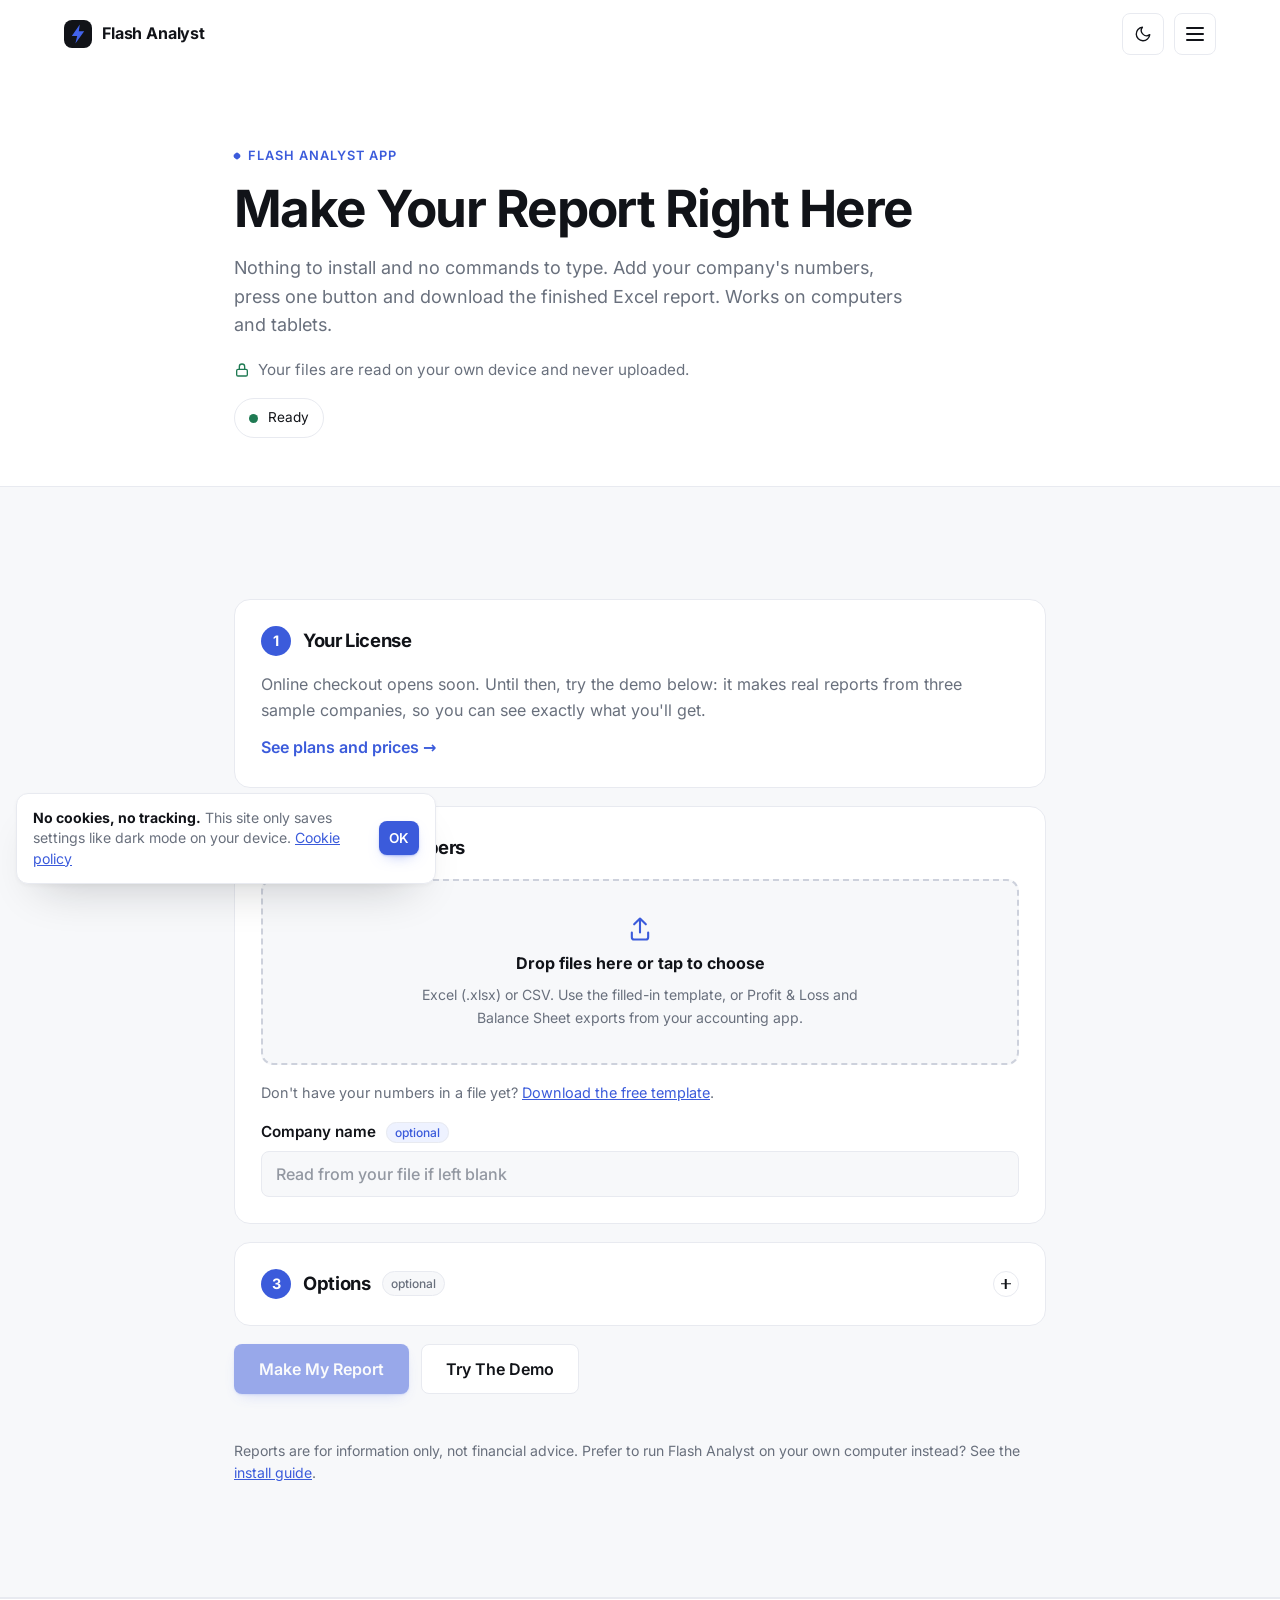
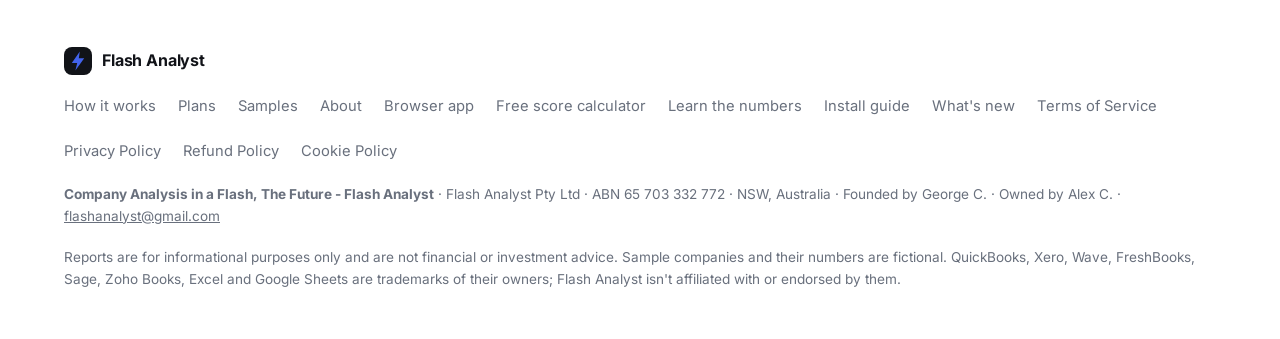
<file: app.html>
<!doctype html>
<html lang="en">
<head>
<meta charset="utf-8">
<!-- security-meta -->
<meta http-equiv="Content-Security-Policy" content="default-src 'self'; script-src 'self' 'wasm-unsafe-eval' 'sha256-zs/Up6YojxygR/UOfwFkr8W0VqMsmkWAvPvNt+yhCFI=' 'sha256-0AMC5Gr83eFaki+QpZZv/UYfPeVUhyzQKtotmVrNqS0='; style-src 'self' 'unsafe-inline'; img-src 'self' data: blob:; font-src 'self'; connect-src 'self' https://api.lemonsqueezy.com; worker-src 'self' blob:; object-src 'none'; base-uri 'self'; form-action 'self'; upgrade-insecure-requests">
<meta name="referrer" content="strict-origin-when-cross-origin">
<!-- security-meta -->
<meta name="viewport" content="width=device-width, initial-scale=1, viewport-fit=cover">
<title>Flash Analyst App</title>
<meta name="description" content="Make a Flash Analyst report in your browser: nothing to install, and your files never leave your device.">
<meta property="og:type" content="website">
<meta property="og:site_name" content="Flash Analyst">
<meta property="og:title" content="Flash Analyst App">
<meta property="og:description" content="A finished, professional Excel report from your company's numbers in under a second: health score, key ratios, charts, plain-English insights and a 3-year forecast.">
<meta property="og:url" content="https://georgesfc421-ops.github.io/company-analysis-in-a-flash/app.html">
<meta property="og:image" content="https://georgesfc421-ops.github.io/company-analysis-in-a-flash/images/og.png">
<meta property="og:image:width" content="1200">
<meta property="og:image:height" content="630">
<meta name="twitter:card" content="summary_large_image">
<link rel="icon" href="data:image/svg+xml,%3Csvg xmlns=%27http://www.w3.org/2000/svg%27 viewBox=%270 0 32 32%27%3E%3Crect width=%2732%27 height=%2732%27 rx=%278%27 fill=%27%23111318%27/%3E%3Cpath d=%27M18 5 9 18h6l-2 9 10-14h-6z%27 fill=%27%234263EB%27/%3E%3C/svg%3E">
<link rel="preload" href="assets/fonts/inter-latin-400-normal.woff2" as="font" type="font/woff2" crossorigin>
<link rel="stylesheet" href="assets/site.css">
<script>try { var t = localStorage.getItem("fa-theme"); if (t) document.documentElement.dataset.theme = t; } catch (e) {}</script>
</head>
<body>
<a class="skip" href="#main">Skip to content</a>

<header class="nav" id="top">
  <div class="wrap">
    <a class="brand" href="./" aria-label="Flash Analyst home">
      <svg class="logo" viewBox="0 0 28 28" aria-hidden="true"><rect width="28" height="28" rx="8" fill="#111318"/><path d="M15.8 4.5 7.8 16h5.4l-1.8 7.5 8.8-12.2h-5.4z" fill="#4263EB"/></svg>
      Flash Analyst
    </a>
    <nav aria-label="Main">
      <ul class="nav-links">
        <li><a href="./#how">How It Works</a></li>
        <li><a href="./#report">The Report</a></li>
        <li><a href="./#pro">Pro</a></li>
        <li><a href="./#plans">Plans</a></li>
        <li><a href="./#samples">Samples</a></li>
        <li><a href="./#about">About</a></li>
        <li><a href="./#faq">FAQ</a></li>
        <li><a href="app.html" aria-current="page">App</a></li>
        <li><a href="calculator.html">Free Score</a></li>
        <li><a href="learn.html">Learn</a></li>
        <li><a href="install.html">Install</a></li>
        <li><a href="changelog.html">What's New</a></li>
      </ul>
    </nav>
    <div class="nav-cta">
      <button class="theme-btn" id="theme-btn" type="button" aria-label="Switch between light and dark mode"><svg class="moon" width="18" height="18" viewBox="0 0 24 24" fill="none" stroke="currentColor" stroke-width="1.8" stroke-linecap="round" stroke-linejoin="round"><path d="M21 12.8A9 9 0 1 1 11.2 3a7 7 0 0 0 9.8 9.8z"/></svg><svg class="sun" width="18" height="18" viewBox="0 0 24 24" fill="none" stroke="currentColor" stroke-width="1.8" stroke-linecap="round"><circle cx="12" cy="12" r="4"/><path d="M12 2v2M12 20v2M4.9 4.9l1.4 1.4M17.7 17.7l1.4 1.4M2 12h2M20 12h2M4.9 19.1l1.4-1.4M17.7 6.3l1.4-1.4"/></svg></button>
      <a class="btn btn-primary" href="./#plans">Get Flash Analyst</a>
      <button class="menu-btn" id="menu-btn" type="button" aria-expanded="false" aria-controls="mobile-menu" aria-label="Open menu"><span></span></button>
    </div>
  </div>
  <nav class="mobile-menu" id="mobile-menu" aria-label="Mobile" hidden>
    <ul>
      <li><a href="./#how">How It Works</a></li>
      <li><a href="./#report">The Report</a></li>
      <li><a href="./#pro">Pro</a></li>
      <li><a href="./#plans">Plans</a></li>
      <li><a href="./#samples">Samples</a></li>
      <li><a href="./#about">About</a></li>
      <li><a href="./#faq">FAQ</a></li>
      <li><a href="app.html" aria-current="page">App</a></li>
      <li><a href="calculator.html">Free Score</a></li>
      <li><a href="learn.html">Learn</a></li>
      <li><a href="install.html">Install</a></li>
      <li><a href="changelog.html">What's New</a></li>
      <li><a class="btn btn-primary" href="./#plans">Get Flash Analyst</a></li>
    </ul>
  </nav>
</header>

<main id="main" tabindex="-1">
<section class="section page-hero">
  <div class="wrap narrow">
    <p class="eyebrow">Flash Analyst app</p>
    <h1 class="page-title">Make Your Report Right Here</h1>
    <p class="lead-text">Nothing to install and no commands to type. Add your company's numbers, press one button and download the finished Excel report. Works on computers and tablets.</p>
    <p class="app-private"><svg width="16" height="16" viewBox="0 0 24 24" fill="none" stroke="currentColor" stroke-width="2" stroke-linecap="round" stroke-linejoin="round" aria-hidden="true"><rect x="4" y="11" width="16" height="10" rx="2"/><path d="M8 11V7a4 4 0 0 1 8 0v4"/></svg>Your files are read on your own device and never uploaded.</p>
    <p class="engine" id="engine" data-state="idle"><span class="dot" aria-hidden="true"></span><span id="engine-text">Getting ready…</span></p>
  </div>
</section>

<section class="section soft app-section">
  <div class="wrap narrow app-steps">

    <div class="app-card" id="lic">
      <div class="app-card-h"><span class="step-n">1</span><h2>Your License</h2></div>
      <div id="lic-soon" hidden>
        <p>Online checkout opens soon. Until then, try the demo below: it makes real reports from three sample companies, so you can see exactly what you'll get.</p>
        <a class="link-arrow" href="./#plans">See plans and prices</a>
      </div>
      <form id="lic-form" hidden>
        <label class="field"><span>License key</span><input id="lic-key" autocomplete="off" spellcheck="false" placeholder="e.g. 38b1460a-5104-4067-a91d-77b872934d51"><small>It's in your receipt email.</small></label>
        <button class="btn btn-primary" type="submit" id="lic-go">Activate</button>
      </form>
      <p class="lic-consent" id="lic-consent" hidden>When you press Activate, your key and a short device label are sent to our payment provider, Lemon Squeezy, to check it. Nothing else is sent. See the <a href="privacy.html">privacy policy</a>.</p>
      <div id="lic-ok" hidden>
        <p class="lic-ok"><svg width="18" height="18" viewBox="0 0 24 24" fill="none" stroke="currentColor" stroke-width="2.6" stroke-linecap="round" stroke-linejoin="round" aria-hidden="true"><path d="m5 12 5 5 9-10"/></svg><span id="lic-who"></span></p>
        <button class="btn btn-secondary btn-sm" type="button" id="lic-remove">Remove from this device</button>
      </div>
      <p class="app-msg" id="lic-msg" role="status"></p>
    </div>

    <div class="app-card" id="files-card">
      <div class="app-card-h"><span class="step-n">2</span><h2>Add Your Numbers</h2></div>
      <label class="drop" id="drop">
        <input type="file" id="file-in" multiple accept=".xlsx,.xlsm,.csv">
        <svg width="28" height="28" viewBox="0 0 24 24" fill="none" stroke="currentColor" stroke-width="1.8" stroke-linecap="round" stroke-linejoin="round" aria-hidden="true"><path d="M12 15V3M7 8l5-5 5 5"/><path d="M5 15v4a2 2 0 0 0 2 2h10a2 2 0 0 0 2-2v-4"/></svg>
        <b>Drop files here or tap to choose</b>
        <span>Excel (.xlsx) or CSV. Use the filled-in template, or Profit &amp; Loss and Balance Sheet exports from your accounting app.</span>
      </label>
      <p class="tpl-line">Don't have your numbers in a file yet? <a href="samples/company_template.xlsx" download="flash_analyst_template.xlsx">Download the free template</a>.</p>
      <ul class="file-list" id="file-list"></ul>
      <label class="check" id="combine-row" hidden><input type="checkbox" id="combine"><span>These files are all for <b>one company</b> (for example a Profit &amp; Loss and a Balance Sheet). Leave unticked if each file is a different company.</span></label>
      <label class="field" id="name-row"><span>Company name <em class="opt">optional</em></span><input id="co-name" maxlength="80" placeholder="Read from your file if left blank"></label>
    </div>

    <details class="app-card app-opts">
      <summary><span class="app-card-h"><span class="step-n">3</span><h2>Options</h2><em class="opt">optional</em></span><span class="pm" aria-hidden="true"></span></summary>
      <div class="opts-body">
        <label class="field"><span>Prepared by</span><input id="prep" maxlength="80" placeholder="Your name or firm, shown on every page"></label>
        <label class="field color-field"><span>Brand colour</span><input type="color" id="brand" value="#1F3A5F"><small>Used for headings and charts.</small></label>
        <fieldset class="grades-field" id="grades-field">
          <legend>Your own grade scale <span class="badge-pro">PRO</span></legend>
          <p>The lowest score for each grade. Anything below D is an F.</p>
          <div class="grade-inputs">
            <label>A <input type="number" id="g-A" min="1" max="100" value="80"></label>
            <label>B <input type="number" id="g-B" min="1" max="100" value="65"></label>
            <label>C <input type="number" id="g-C" min="1" max="100" value="50"></label>
            <label>D <input type="number" id="g-D" min="1" max="100" value="35"></label>
          </div>
        </fieldset>
      </div>
    </details>

    <div class="app-actions">
      <button class="btn btn-primary btn-lg" type="button" id="go" disabled>Make My Report</button>
      <button class="btn btn-secondary btn-lg" type="button" id="demo" disabled>Try The Demo</button>
    </div>
    <p class="app-msg" id="run-msg" role="status"></p>

    <div class="results" id="results" hidden>
      <div class="results-h">
        <h2>Your Reports</h2>
        <button class="btn btn-primary" type="button" id="dl-all" hidden>Download All (.zip)</button>
      </div>
      <div class="result-list" id="result-list"></div>
    </div>

    <p class="calc-note">Reports are for information only, not financial advice. Prefer to run Flash Analyst on your own computer instead? See the <a href="install.html">install guide</a>.</p>
  </div>
</section>
</main>

<footer>
  <div class="wrap">
    <div class="foot-top">
      <a class="brand" href="./">
        <svg class="logo" viewBox="0 0 28 28" aria-hidden="true"><rect width="28" height="28" rx="8" fill="#111318"/><path d="M15.8 4.5 7.8 16h5.4l-1.8 7.5 8.8-12.2h-5.4z" fill="#4263EB"/></svg>
        Flash Analyst
      </a>
      <nav aria-label="Footer">
        <a href="./#how">How it works</a>
        <a href="./#plans">Plans</a>
        <a href="./#samples">Samples</a>
        <a href="./#about">About</a>
        <a href="app.html">Browser app</a>
        <a href="calculator.html">Free score calculator</a>
        <a href="learn.html">Learn the numbers</a>
        <a href="install.html">Install guide</a>
        <a href="changelog.html">What's new</a>
        <a href="terms.html">Terms of Service</a>
        <a href="privacy.html">Privacy Policy</a>
        <a href="refunds.html">Refund Policy</a>
        <a href="cookies.html">Cookie Policy</a>
      </nav>
    </div>
    <p><b>Company Analysis in a Flash, The Future - Flash Analyst</b> · Flash Analyst Pty Ltd · ABN 65 703 332 772 · NSW, Australia · Founded by George C. · Owned by Alex C. · <a href="mailto:flashanalyst@gmail.com">flashanalyst@gmail.com</a></p>
    <p>Reports are for informational purposes only and are not financial or investment advice. Sample companies and their numbers are fictional. QuickBooks, Xero, Wave, FreshBooks, Sage, Zoho Books, Excel and Google Sheets are trademarks of their owners; Flash Analyst isn't affiliated with or endorsed by them.</p>
  </div>
</footer>

<script src="assets/app/config.js"></script>
<script src="assets/pyodide/pyodide.js"></script>
<script>
(() => {
  const $ = id => document.getElementById(id);
  const STORE = window.FA_STORE && window.FA_STORE.store_id ? window.FA_STORE : null;
  const GRADE_COLORS = { A: "#2E7D32", B: "#4A7A28", C: "#8A5C00", D: "#C2410C", F: "#C62828", "N/A": "#757575" };
  const XLSX = "application/vnd.openxmlformats-officedocument.spreadsheetml.sheet";
  const esc = s => String(s).replace(/[&<>"']/g, c => ({ "&": "&amp;", "<": "&lt;", ">": "&gt;", '"': "&quot;", "'": "&#39;" }[c]));
  const store = {
    get(k) { try { return JSON.parse(localStorage.getItem(k)); } catch (e) { return null; } },
    set(k, v) { try { localStorage.setItem(k, JSON.stringify(v)); } catch (e) {} },
    del(k) { try { localStorage.removeItem(k); } catch (e) {} }
  };

  // ---------- Engine (Python running in the browser) ----------
  let py = null, engineReady = null;
  const setEngine = (state, text) => { $("engine").dataset.state = state; $("engine-text").textContent = text; };
  const loadEngine = () => engineReady || (engineReady = (async () => {
    setEngine("loading", "Getting ready… The first visit downloads about 14 MB, then it's saved for next time.");
    py = await loadPyodide({ indexURL: "assets/pyodide/" });
    const site = py.runPython("import site; site.getsitepackages()[0]");
    for (const whl of ["et_xmlfile-2.0.0-py3-none-any.whl", "openpyxl-3.1.5-py2.py3-none-any.whl"]) {
      const buf = await (await fetch("assets/pyodide/wheels/" + whl)).arrayBuffer();
      py.unpackArchive(buf, "wheel", { extractDir: site });
    }
    const src = await (await fetch("assets/app/flash_analyst_web.py")).text();
    py.FS.mkdirTree("/fa");
    py.FS.writeFile("/fa/flash_analyst_web.py", src);
    py.runPython("import sys, importlib; sys.path.insert(0, '/fa'); importlib.invalidate_caches(); import flash_analyst_web as fa");
    setEngine("ready", "Ready");
    refresh();
  })().catch(err => {
    console.error(err);
    engineReady = null;
    setEngine("error", "Couldn't start. Check your internet connection and reload the page.");
    throw err;
  }));

  // ---------- License (Lemon Squeezy) ----------
  const LS = "https://api.lemonsqueezy.com/v1/licenses/";
  const WEEK = 7 * 864e5, GRACE = 30 * 864e5;
  let license = STORE ? store.get("fa-license") : null;
  const lsPost = async (endpoint, fields) => {
    let res;
    try {
      res = await fetch(LS + endpoint, { method: "POST", headers: { Accept: "application/json" }, body: new URLSearchParams(fields) });
    } catch (e) { throw new Error("offline"); }
    try { return await res.json(); } catch (e) { throw new Error("The license server had a problem. Try again later."); }
  };
  const editionOf = meta => {
    const p = (meta && meta.product_id) || 0;
    if ((STORE.products.pro || []).includes(p)) return "pro";
    if ((STORE.products.basic || []).includes(p)) return "basic";
    return null;
  };
  const activate = async key => {
    const reply = await lsPost("activate", { license_key: key, instance_name: "Browser on " + (navigator.platform || "device") });
    if (!reply.activated) {
      const err = reply.error || "the key wasn't accepted";
      throw new Error(/limit/i.test(err) ? "This key is already in use on the maximum number of devices. Remove it from a device you no longer use, or email flashanalyst@gmail.com." : "License key not accepted: " + err + ".");
    }
    const meta = reply.meta || {}, id = (reply.instance || {}).id;
    const edition = meta.store_id === STORE.store_id ? editionOf(meta) : null;
    if (!edition) {
      lsPost("deactivate", { license_key: key, instance_id: id }).catch(() => {});
      throw new Error("This key isn't a Flash Analyst license.");
    }
    license = { key, instance_id: id, name: meta.customer_name || meta.customer_email || "licensed buyer",
                order_id: meta.order_id || null, edition, checked_at: Date.now() };
    store.set("fa-license", license);
  };
  const recheck = async () => {
    if (!license || Date.now() - license.checked_at < WEEK) return;
    try {
      const reply = await lsPost("validate", { license_key: license.key, instance_id: license.instance_id });
      if (!reply.valid || (reply.meta || {}).store_id !== STORE.store_id) {
        license = null; store.del("fa-license");
        $("lic-msg").textContent = "Your license is no longer valid. Email flashanalyst@gmail.com if this is a mistake.";
      } else {
        license.checked_at = Date.now(); store.set("fa-license", license);
      }
    } catch (e) {
      if (Date.now() - license.checked_at > GRACE) { license = null; $("lic-msg").textContent = "Connect to the internet so your license can be checked."; }
    }
    refresh();
  };
  const licenseNote = () => license ? `Flash Analyst ${license.edition === "pro" ? "Pro" : "Basic"} · Licensed to ${license.name}${license.order_id ? " · Order #" + license.order_id : ""}` : null;

  // Rate limit: after 5 wrong keys, wait a minute before trying again (slows down key guessing)
  const MAX_TRIES = 5, COOLDOWN = 60e3;
  let tries = [];
  $("lic-form").addEventListener("submit", async e => {
    e.preventDefault();
    const key = $("lic-key").value.trim();
    if (!key) { $("lic-msg").textContent = "Enter the license key from your receipt email."; return; }
    if (key.length > 100 || !/^[\w-]+$/.test(key)) { $("lic-msg").textContent = "That doesn't look like a license key. Copy it exactly from your receipt email."; return; }
    tries = tries.filter(t => Date.now() - t < COOLDOWN);
    if (tries.length >= MAX_TRIES) {
      const wait = Math.ceil((COOLDOWN - (Date.now() - tries[0])) / 1000);
      $("lic-msg").textContent = `Too many tries. Please wait ${wait} seconds and try again.`;
      return;
    }
    $("lic-go").disabled = true; $("lic-msg").textContent = "Checking your key…";
    try { await activate(key); tries = []; $("lic-msg").textContent = ""; }
    catch (err) {
      if (err.message !== "offline") tries.push(Date.now());
      $("lic-msg").textContent = err.message === "offline" ? "Couldn't reach the license server. Check your internet connection and try again." : err.message;
    }
    $("lic-go").disabled = false; refresh();
  });
  $("lic-remove").addEventListener("click", async () => {
    if (!license) return;
    try { await lsPost("deactivate", { license_key: license.key, instance_id: license.instance_id }); } catch (e) {}
    license = null; store.del("fa-license"); $("lic-msg").textContent = "Removed. You can now use your key on another device."; refresh();
  });

  // ---------- Files ----------
  let files = [];
  const OK = /\.(xlsx|xlsm|csv)$/i;
  const addFiles = list => {
    const bad = [];
    for (const f of list) {
      if (!OK.test(f.name)) { bad.push(f.name); continue; }
      if (!files.some(x => x.name === f.name && x.size === f.size)) files.push(f);
    }
    $("run-msg").textContent = bad.length ? "Skipped " + bad.join(", ") + ": only Excel (.xlsx) and CSV files work." : "";
    refresh();
  };
  $("file-in").addEventListener("change", e => { addFiles([...e.target.files]); e.target.value = ""; });
  const drop = $("drop");
  ["dragenter", "dragover"].forEach(t => drop.addEventListener(t, e => { e.preventDefault(); drop.classList.add("over"); }));
  ["dragleave", "drop"].forEach(t => drop.addEventListener(t, e => { e.preventDefault(); drop.classList.remove("over"); }));
  drop.addEventListener("drop", e => addFiles([...e.dataTransfer.files]));
  $("file-list").addEventListener("click", e => {
    const b = e.target.closest("[data-i]");
    if (b) { files.splice(+b.dataset.i, 1); refresh(); }
  });
  $("combine").addEventListener("change", refresh);

  // ---------- Screen state ----------
  function refresh() {
    $("lic-soon").hidden = !!STORE;
    $("lic-form").hidden = !STORE || !!license;
    $("lic-consent").hidden = $("lic-form").hidden;
    $("lic-ok").hidden = !license;
    if (license) $("lic-who").textContent = licenseNote();
    $("file-list").innerHTML = files.map((f, i) =>
      `<li><span class="fx">${/\.csv$/i.test(f.name) ? "CSV" : "XLSX"}</span><span class="fn">${esc(f.name)}</span><button type="button" data-i="${i}" aria-label="Remove ${esc(f.name)}">×</button></li>`).join("");
    $("combine-row").hidden = files.length < 2;
    $("name-row").hidden = files.length > 1 && !$("combine").checked;
    const pro = license && license.edition === "pro";
    $("grades-field").disabled = !pro;
    const ready = $("engine").dataset.state === "ready";
    $("demo").disabled = !ready || busy;
    $("go").disabled = !ready || busy || !license || !files.length;
    $("go").title = !license ? (STORE ? "Activate your license key first" : "Checkout opens soon") : !files.length ? "Add a file first" : "";
  }
  let busy = false, demoMode = false;

  // ---------- Running ----------
  const gradesText = () => {
    const v = ["A", "B", "C", "D"].map(l => `${l}=${$("g-" + l).value || ""}`);
    return v.join(",") === "A=80,B=65,C=50,D=35" ? null : v.join(",");
  };
  let runNo = 0, lastOut = null, lastZip = null;
  const download = (name, mime) => {
    const blob = new Blob([py.FS.readFile(lastOut + "/" + name)], { type: mime });
    const url = URL.createObjectURL(blob), a = document.createElement("a");
    a.href = url; a.download = name; document.body.appendChild(a); a.click(); a.remove();
    setTimeout(() => URL.revokeObjectURL(url), 10000);
  };
  const show = reply => {
    const list = $("result-list");
    list.innerHTML = reply.companies.map(c => `
      <article class="result">
        <div class="result-top">
          <span class="result-grade" style="background:${GRADE_COLORS[c.grade] || "#757575"}">${esc(c.grade)}</span>
          <div class="result-name"><b>${esc(c.name)}</b><small>${Number(c.years[0])}–${Number(c.years[1])} · Health score ${c.score == null ? "n/a" : Number(c.score) + "/100"}</small></div>
          <button class="btn btn-secondary btn-sm" type="button" data-dl="${esc(c.file)}">Download</button>
        </div>
        ${c.warnings.length ? `<ul class="result-notes warn">${c.warnings.slice(0, 3).map(w => `<li>${esc(w)}</li>`).join("")}</ul>` : ""}
        ${c.insights.length ? `<ul class="result-notes">${c.insights.slice(0, 2).map(w => `<li>${esc(w)}</li>`).join("")}</ul>` : ""}
      </article>`).join("") +
      (reply.files.includes("peer_comparison.xlsx") ? `
      <article class="result">
        <div class="result-top">
          <span class="result-grade cmp" aria-hidden="true">≡</span>
          <div class="result-name"><b>Peer comparison</b><small>${Number(reply.companies.length)} companies ranked side by side</small></div>
          <button class="btn btn-secondary btn-sm" type="button" data-dl="peer_comparison.xlsx">Download</button>
        </div>
      </article>` : "");
    lastZip = reply.zip;
    $("dl-all").hidden = !reply.zip;
    $("results").hidden = false;
    $("results").scrollIntoView({ behavior: matchMedia("(prefers-reduced-motion: reduce)").matches ? "auto" : "smooth", block: "start" });
  };
  $("result-list").addEventListener("click", e => { const b = e.target.closest("[data-dl]"); if (b) download(b.dataset.dl, XLSX); });
  $("dl-all").addEventListener("click", () => lastZip && download(lastZip, "application/zip"));

  const run = async demo => {
    if (busy) return;
    busy = true; demoMode = demo; refresh();
    $("run-msg").textContent = "Making your report…";
    try {
      await loadEngine();
      runNo++;
      const inDir = `/work/in${runNo}`, out = `/work/out${runNo}`;
      py.FS.mkdirTree(inDir);
      let groups;
      if (demo) {
        const paths = JSON.parse(py.globals.get("fa").sample_files(inDir));
        groups = paths.map(p => ({ files: [p] }));
      } else {
        const paths = [];
        for (const [i, f] of files.entries()) {
          py.FS.mkdirTree(`${inDir}/${i}`);
          const p = `${inDir}/${i}/${f.name.replace(/[^\w.\- ]+/g, "_")}`;
          py.FS.writeFile(p, new Uint8Array(await f.arrayBuffer()));
          paths.push(p);
        }
        const one = paths.length === 1 || $("combine").checked;
        groups = one ? [{ files: paths, name: $("co-name").value }] : paths.map(p => ({ files: [p] }));
      }
      const request = {
        groups, out_dir: out,
        pro: demo || license.edition === "pro",
        brand_color: $("brand").value.replace("#", ""),
        prepared_by: $("prep").value.trim() || (demo ? "Flash Analyst Demo" : null),
        grades: (demo || license.edition === "pro") ? gradesText() : null,
        license_note: demo ? "Flash Analyst demo · sample companies with made-up numbers" : licenseNote()
      };
      py.globals.set("fa_request", JSON.stringify(request));
      const reply = JSON.parse(py.runPython("fa.run(fa_request)"));
      if (!reply.ok) {
        const why = reply.error.replace(/Run `flash-analyst template` for a ready-to-fill file\./, "The free template above is ready to fill in.");
        $("run-msg").textContent = "Couldn't read that: " + why;
        return;
      }
      lastOut = out;
      $("run-msg").textContent = demo ? "Demo reports ready. These use sample companies with made-up numbers." : "Done! Your report is ready.";
      show(reply);
    } catch (err) {
      console.error(err);
      $("run-msg").textContent = "Something went wrong. Reload the page and try again.";
    } finally {
      busy = false; demoMode = false; refresh();
    }
  };
  $("go").addEventListener("click", () => run(false));
  $("demo").addEventListener("click", () => run(true));

  refresh();
  if (license) recheck();
  (window.requestIdleCallback || (f => setTimeout(f, 300)))(() => loadEngine().catch(() => {}));
})();
</script>
<script src="assets/site.js"></script>
</body>
</html>
</file>
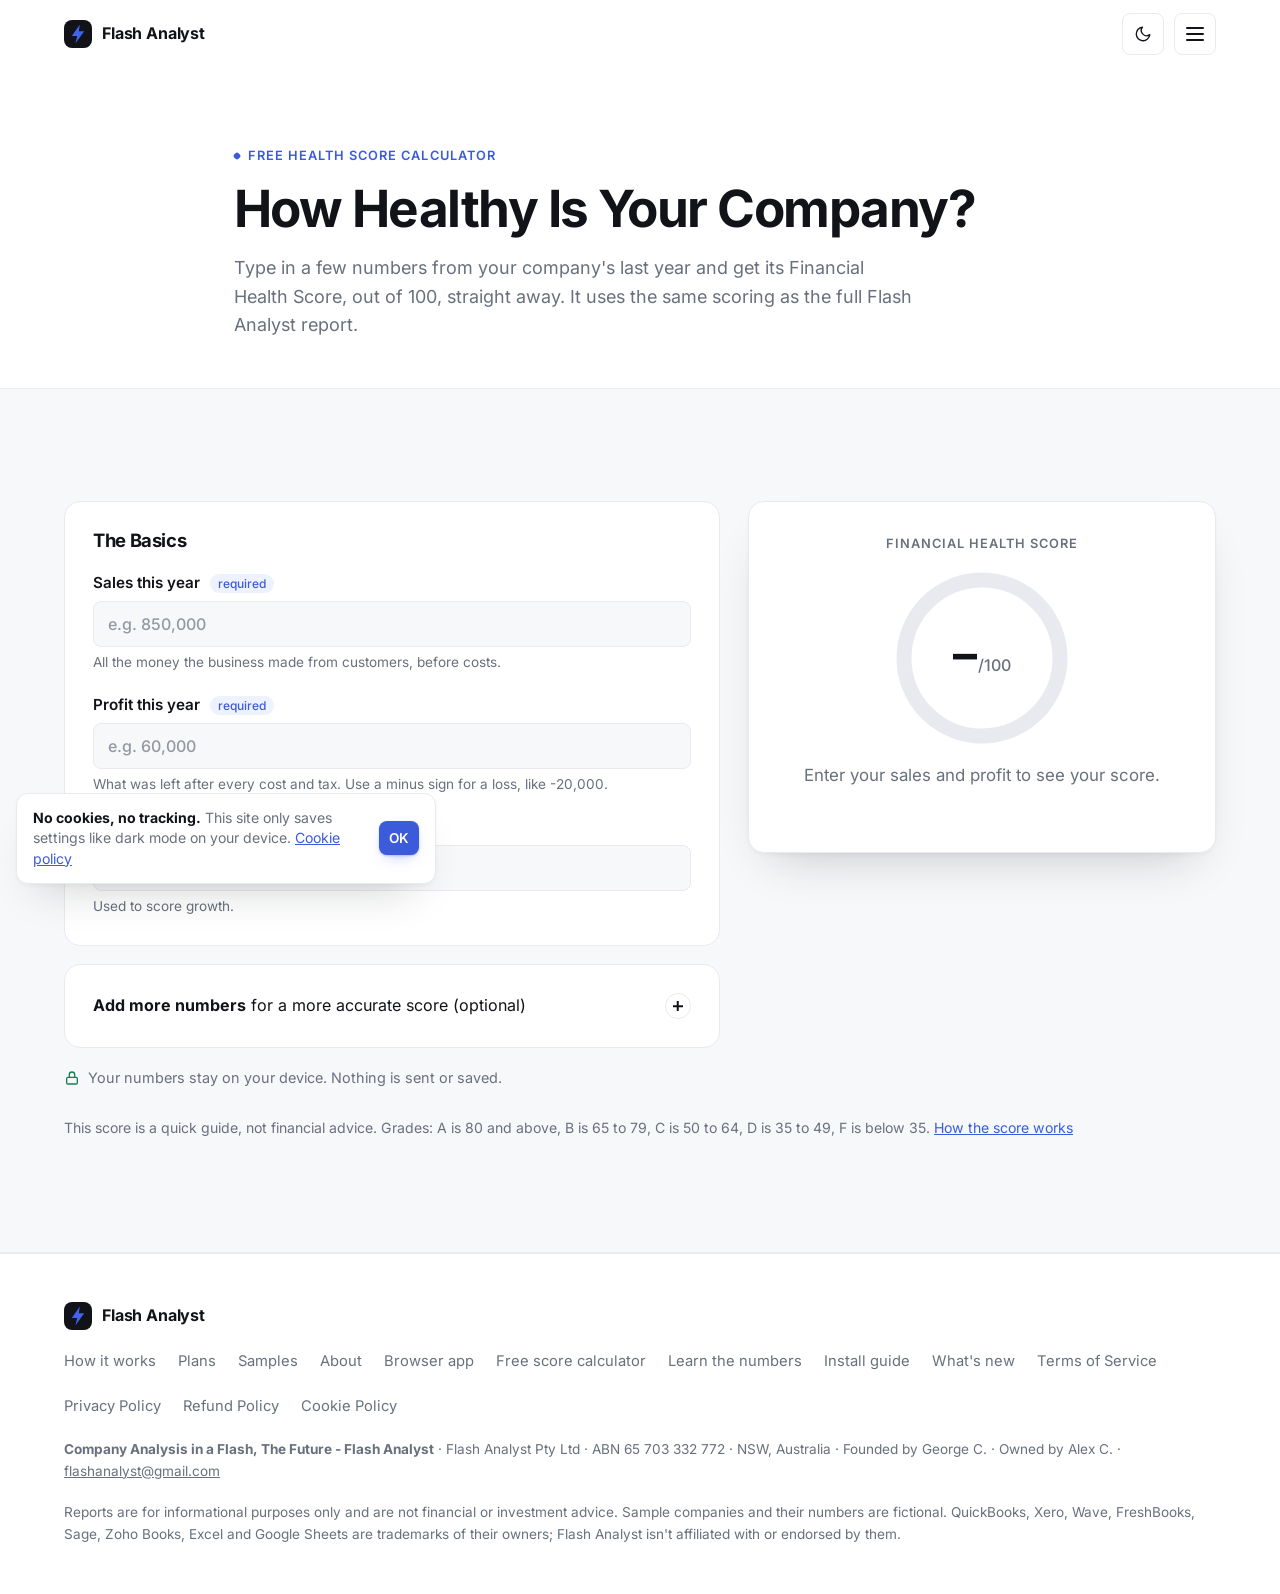
<file: calculator.html>
<!doctype html>
<html lang="en">
<head>
<meta charset="utf-8">
<!-- security-meta -->
<meta http-equiv="Content-Security-Policy" content="default-src 'self'; script-src 'self' 'wasm-unsafe-eval' 'sha256-zs/Up6YojxygR/UOfwFkr8W0VqMsmkWAvPvNt+yhCFI=' 'sha256-eqFGshQzLoxZctTBL/yOVfA1OP6gluUtCFmxYCnJ8Fg='; style-src 'self' 'unsafe-inline'; img-src 'self' data: blob:; font-src 'self'; connect-src 'self' https://api.lemonsqueezy.com; worker-src 'self' blob:; object-src 'none'; base-uri 'self'; form-action 'self'; upgrade-insecure-requests">
<meta name="referrer" content="strict-origin-when-cross-origin">
<!-- security-meta -->
<meta name="viewport" content="width=device-width, initial-scale=1, viewport-fit=cover">
<title>Health Score Calculator · Flash Analyst</title>
<meta name="description" content="Free calculator: get your company's Financial Health Score out of 100 from a few numbers.">
<meta property="og:type" content="website">
<meta property="og:site_name" content="Flash Analyst">
<meta property="og:title" content="Free Health Score Calculator · Flash Analyst">
<meta property="og:description" content="A finished, professional Excel report from your company's numbers in under a second: health score, key ratios, charts, plain-English insights and a 3-year forecast.">
<meta property="og:url" content="https://georgesfc421-ops.github.io/company-analysis-in-a-flash/calculator.html">
<meta property="og:image" content="https://georgesfc421-ops.github.io/company-analysis-in-a-flash/images/og.png">
<meta property="og:image:width" content="1200">
<meta property="og:image:height" content="630">
<meta name="twitter:card" content="summary_large_image">
<link rel="icon" href="data:image/svg+xml,%3Csvg xmlns=%27http://www.w3.org/2000/svg%27 viewBox=%270 0 32 32%27%3E%3Crect width=%2732%27 height=%2732%27 rx=%278%27 fill=%27%23111318%27/%3E%3Cpath d=%27M18 5 9 18h6l-2 9 10-14h-6z%27 fill=%27%234263EB%27/%3E%3C/svg%3E">
<link rel="preload" href="assets/fonts/inter-latin-400-normal.woff2" as="font" type="font/woff2" crossorigin>
<link rel="stylesheet" href="assets/site.css">
<script>try { var t = localStorage.getItem("fa-theme"); if (t) document.documentElement.dataset.theme = t; } catch (e) {}</script>
</head>
<body>
<a class="skip" href="#main">Skip to content</a>

<header class="nav" id="top">
  <div class="wrap">
    <a class="brand" href="./" aria-label="Flash Analyst home">
      <svg class="logo" viewBox="0 0 28 28" aria-hidden="true"><rect width="28" height="28" rx="8" fill="#111318"/><path d="M15.8 4.5 7.8 16h5.4l-1.8 7.5 8.8-12.2h-5.4z" fill="#4263EB"/></svg>
      Flash Analyst
    </a>
    <nav aria-label="Main">
      <ul class="nav-links">
        <li><a href="./#how">How It Works</a></li>
        <li><a href="./#report">The Report</a></li>
        <li><a href="./#pro">Pro</a></li>
        <li><a href="./#plans">Plans</a></li>
        <li><a href="./#samples">Samples</a></li>
        <li><a href="./#about">About</a></li>
        <li><a href="./#faq">FAQ</a></li>
        <li><a href="app.html">App</a></li>
        <li><a href="calculator.html" aria-current="page">Free Score</a></li>
        <li><a href="learn.html">Learn</a></li>
        <li><a href="install.html">Install</a></li>
        <li><a href="changelog.html">What's New</a></li>
      </ul>
    </nav>
    <div class="nav-cta">
      <button class="theme-btn" id="theme-btn" type="button" aria-label="Switch between light and dark mode"><svg class="moon" width="18" height="18" viewBox="0 0 24 24" fill="none" stroke="currentColor" stroke-width="1.8" stroke-linecap="round" stroke-linejoin="round"><path d="M21 12.8A9 9 0 1 1 11.2 3a7 7 0 0 0 9.8 9.8z"/></svg><svg class="sun" width="18" height="18" viewBox="0 0 24 24" fill="none" stroke="currentColor" stroke-width="1.8" stroke-linecap="round"><circle cx="12" cy="12" r="4"/><path d="M12 2v2M12 20v2M4.9 4.9l1.4 1.4M17.7 17.7l1.4 1.4M2 12h2M20 12h2M4.9 19.1l1.4-1.4M17.7 6.3l1.4-1.4"/></svg></button>
      <a class="btn btn-primary" href="./#plans">Get Flash Analyst</a>
      <button class="menu-btn" id="menu-btn" type="button" aria-expanded="false" aria-controls="mobile-menu" aria-label="Open menu"><span></span></button>
    </div>
  </div>
  <nav class="mobile-menu" id="mobile-menu" aria-label="Mobile" hidden>
    <ul>
      <li><a href="./#how">How It Works</a></li>
      <li><a href="./#report">The Report</a></li>
      <li><a href="./#pro">Pro</a></li>
      <li><a href="./#plans">Plans</a></li>
      <li><a href="./#samples">Samples</a></li>
      <li><a href="./#about">About</a></li>
      <li><a href="./#faq">FAQ</a></li>
      <li><a href="app.html">App</a></li>
      <li><a href="calculator.html" aria-current="page">Free Score</a></li>
      <li><a href="learn.html">Learn</a></li>
      <li><a href="install.html">Install</a></li>
      <li><a href="changelog.html">What's New</a></li>
      <li><a class="btn btn-primary" href="./#plans">Get Flash Analyst</a></li>
    </ul>
  </nav>
</header>

<main id="main" tabindex="-1">
<section class="section page-hero">
  <div class="wrap narrow">
    <p class="eyebrow">Free health score calculator</p>
    <h1 class="page-title">How Healthy Is Your Company?</h1>
    <p class="lead-text">Type in a few numbers from your company's last year and get its Financial Health Score, out of 100, straight away. It uses the same scoring as the full Flash Analyst report.</p>
  </div>
</section>

<section class="section soft calc-section">
  <div class="wrap">
    <div class="calc">
      <form class="calc-form" id="calc-form" autocomplete="off" novalidate>
        <div class="calc-group">
          <h2>The Basics</h2>
          <label class="field"><span>Sales this year <em>required</em></span><input inputmode="decimal" name="revenue" placeholder="e.g. 850,000"><small>All the money the business made from customers, before costs.</small></label>
          <label class="field"><span>Profit this year <em>required</em></span><input inputmode="decimal" name="net_income" placeholder="e.g. 60,000"><small>What was left after every cost and tax. Use a minus sign for a loss, like -20,000.</small></label>
          <label class="field"><span>Sales last year</span><input inputmode="decimal" name="revenue_prev" placeholder="e.g. 780,000"><small>Used to score growth.</small></label>
        </div>
        <details class="calc-group calc-more" id="calc-more">
          <summary><span><b>Add more numbers</b> for a more accurate score (optional)</span><span class="pm" aria-hidden="true"></span></summary>
          <div class="calc-more-body">
            <label class="field"><span>Short-term assets</span><input inputmode="decimal" name="current_assets" placeholder="e.g. 210,000"><small>Cash, money customers owe you and stock. On the balance sheet as "Total current assets".</small></label>
            <label class="field"><span>Bills due within a year</span><input inputmode="decimal" name="current_liabilities" placeholder="e.g. 120,000"><small>"Total current liabilities" on the balance sheet.</small></label>
            <label class="field"><span>Everything the business owes</span><input inputmode="decimal" name="total_liabilities" placeholder="e.g. 300,000"><small>"Total liabilities", including loans.</small></label>
            <label class="field"><span>Owners' equity</span><input inputmode="decimal" name="equity" placeholder="e.g. 400,000"><small>"Total equity": what the business is worth to its owners on paper.</small></label>
            <label class="field"><span>Cash from running the business</span><input inputmode="decimal" name="ocf" placeholder="e.g. 90,000"><small>"Net cash from operating activities" on the cash flow statement.</small></label>
            <label class="field"><span>Spent on equipment</span><input inputmode="decimal" name="capex" placeholder="e.g. 25,000"><small>Money spent on equipment, vehicles or property this year.</small></label>
          </div>
        </details>
        <p class="calc-privacy"><svg width="16" height="16" viewBox="0 0 24 24" fill="none" stroke="currentColor" stroke-width="2" stroke-linecap="round" stroke-linejoin="round" aria-hidden="true"><rect x="4" y="11" width="16" height="10" rx="2"/><path d="M8 11V7a4 4 0 0 1 8 0v4"/></svg>Your numbers stay on your device. Nothing is sent or saved.</p>
      </form>

      <aside class="calc-result" aria-live="polite">
        <p class="calc-label">Financial Health Score</p>
        <div class="calc-dial">
          <svg viewBox="0 0 120 120" aria-hidden="true"><circle class="dial-track" cx="60" cy="60" r="52"/><circle class="dial-fill" id="dial-fill" cx="60" cy="60" r="52"/></svg>
          <div class="calc-num"><b id="calc-score">–</b><span>/100</span></div>
        </div>
        <p class="calc-grade" id="calc-grade-line">Enter your sales and profit to see your score.</p>
        <p class="calc-areas" id="calc-areas"></p>
        <div class="calc-cta" id="calc-cta" hidden>
          <p>Want to know why you got <span id="calc-cta-grade">a B</span>, and what to fix? Get the full report.</p>
          <a class="btn btn-primary" href="./#plans">Get the full report</a>
        </div>
        <div class="calc-share" id="calc-share" hidden>
          <p class="calc-share-title">Share your score</p>
          <label class="sr-only" for="share-name">Company name on the card (optional)</label>
          <input id="share-name" maxlength="40" placeholder="Company name on the card (optional)" autocomplete="off">
          <div class="share-btns">
            <button class="btn btn-secondary" type="button" id="share-save"><svg width="16" height="16" viewBox="0 0 24 24" fill="none" stroke="currentColor" stroke-width="2" stroke-linecap="round" stroke-linejoin="round" aria-hidden="true"><path d="M12 3v12M7 10l5 5 5-5M5 21h14"/></svg>Save Image</button>
            <button class="btn btn-secondary" type="button" id="share-send" hidden><svg width="16" height="16" viewBox="0 0 24 24" fill="none" stroke="currentColor" stroke-width="2" stroke-linecap="round" stroke-linejoin="round" aria-hidden="true"><path d="M4 12v7a2 2 0 0 0 2 2h12a2 2 0 0 0 2-2v-7M16 6l-4-4-4 4M12 2v13"/></svg>Share</button>
          </div>
          <p class="share-note">The card shows only the score and grade, never your numbers.</p>
        </div>
      </aside>
    </div>
    <p class="calc-note">This score is a quick guide, not financial advice. Grades: A is 80 and above, B is 65 to 79, C is 50 to 64, D is 35 to 49, F is below 35. <a href="./#score">How the score works</a></p>
  </div>
</section>
</main>

<footer>
  <div class="wrap">
    <div class="foot-top">
      <a class="brand" href="./">
        <svg class="logo" viewBox="0 0 28 28" aria-hidden="true"><rect width="28" height="28" rx="8" fill="#111318"/><path d="M15.8 4.5 7.8 16h5.4l-1.8 7.5 8.8-12.2h-5.4z" fill="#4263EB"/></svg>
        Flash Analyst
      </a>
      <nav aria-label="Footer">
        <a href="./#how">How it works</a>
        <a href="./#plans">Plans</a>
        <a href="./#samples">Samples</a>
        <a href="./#about">About</a>
        <a href="app.html">Browser app</a>
        <a href="calculator.html">Free score calculator</a>
        <a href="learn.html">Learn the numbers</a>
        <a href="install.html">Install guide</a>
        <a href="changelog.html">What's new</a>
        <a href="terms.html">Terms of Service</a>
        <a href="privacy.html">Privacy Policy</a>
        <a href="refunds.html">Refund Policy</a>
        <a href="cookies.html">Cookie Policy</a>
      </nav>
    </div>
    <p><b>Company Analysis in a Flash, The Future - Flash Analyst</b> · Flash Analyst Pty Ltd · ABN 65 703 332 772 · NSW, Australia · Founded by George C. · Owned by Alex C. · <a href="mailto:flashanalyst@gmail.com">flashanalyst@gmail.com</a></p>
    <p>Reports are for informational purposes only and are not financial or investment advice. Sample companies and their numbers are fictional. QuickBooks, Xero, Wave, FreshBooks, Sage, Zoho Books, Excel and Google Sheets are trademarks of their owners; Flash Analyst isn't affiliated with or endorsed by them.</p>
  </div>
</footer>

<script>
(() => {
  // Same rules as the Flash Analyst report (flash_analyst/analysis.py)
  const WEIGHTS = { profitability: 25, growth: 25, liquidity: 20, leverage: 15, cash: 15 };
  const GRADE_COLORS = { A: "#2E7D32", B: "#4A7A28", C: "#8A5C00", D: "#C2410C", F: "#C62828" };
  const clamp = x => Math.max(0, Math.min(1, x));
  const div = (a, b) => (a == null || b == null || b === 0) ? null : a / b;

  // Accepts 850000, $850,000, 850k, 1.5M, (500) and -500
  const parse = text => {
    let s = String(text).trim().replace(/[$,\s]/g, "");
    if (!s) return null;
    let neg = false;
    if (/^\(.*\)$/.test(s)) { neg = true; s = s.slice(1, -1); }
    const m = s.match(/^(-?\d*\.?\d+)([kmb])?$/i);
    if (!m) return NaN;
    const n = parseFloat(m[1]) * ({ k: 1e3, m: 1e6, b: 1e9 }[(m[2] || "").toLowerCase()] || 1);
    return neg ? -n : n;
  };

  const form = document.getElementById("calc-form");
  const scoreEl = document.getElementById("calc-score");
  const gradeLine = document.getElementById("calc-grade-line");
  const areasEl = document.getElementById("calc-areas");
  const cta = document.getElementById("calc-cta");
  const ctaGrade = document.getElementById("calc-cta-grade");
  const fill = document.getElementById("dial-fill");
  const LEN = 2 * Math.PI * 52;
  fill.style.strokeDasharray = LEN;
  fill.style.strokeDashoffset = LEN;
  let shown = 0, raf = null, last = null;
  const shareBox = document.getElementById("calc-share");

  const animateTo = target => {
    cancelAnimationFrame(raf);
    const from = shown, start = performance.now();
    const reduce = matchMedia("(prefers-reduced-motion: reduce)").matches;
    const step = now => {
      const t = reduce ? 1 : Math.min(1, (now - start) / 500);
      shown = from + (target - from) * (1 - Math.pow(1 - t, 3));
      scoreEl.textContent = Math.round(shown);
      if (t < 1) raf = requestAnimationFrame(step);
    };
    raf = requestAnimationFrame(step);
  };

  const update = () => {
    const v = {};
    let bad = false;
    for (const input of form.querySelectorAll("input")) {
      const n = parse(input.value);
      input.classList.toggle("invalid", Number.isNaN(n));
      if (Number.isNaN(n)) bad = true;
      v[input.name] = Number.isNaN(n) ? null : n;
    }
    const reset = msg => {
      cancelAnimationFrame(raf); shown = 0;
      scoreEl.textContent = "–"; gradeLine.textContent = msg; areasEl.textContent = "";
      fill.style.strokeDashoffset = LEN; cta.hidden = true; shareBox.hidden = true; last = null;
    };
    if (v.revenue == null || v.net_income == null) return reset(bad ? "Check the highlighted box: use numbers only, like 850,000 or 1.5M." : "Enter your sales and profit to see your score.");
    if (v.revenue <= 0) return reset("Sales need to be more than zero.");

    const c = {};
    c.profitability = clamp(v.net_income / v.revenue / 0.20);
    const growth = (v.revenue_prev != null && v.revenue_prev > 0) ? v.revenue / v.revenue_prev - 1 : null;
    c.growth = growth == null ? null : clamp(growth / 0.15);
    const cr = div(v.current_assets, v.current_liabilities);
    c.liquidity = cr == null ? null : clamp(cr / 2.0);
    const de = div(v.total_liabilities, v.equity);
    c.leverage = de == null ? null : (de < 0 ? 0 : clamp(1 - (de - 0.5) / 2.5));
    const fcf = (v.ocf != null && v.capex != null) ? v.ocf - Math.abs(v.capex) : null;
    c.cash = fcf == null ? null : clamp(fcf / v.revenue / 0.15);

    let total = 0, weight = 0, used = 0;
    for (const k in WEIGHTS) if (c[k] != null) { total += c[k] * WEIGHTS[k]; weight += WEIGHTS[k]; used++; }
    const score = Math.round(1000 * total / weight) / 10;
    const grade = score >= 80 ? "A" : score >= 65 ? "B" : score >= 50 ? "C" : score >= 35 ? "D" : "F";

    animateTo(score);
    fill.style.strokeDashoffset = LEN * (1 - score / 100);
    fill.style.stroke = GRADE_COLORS[grade];
    gradeLine.innerHTML = `Grade <b class="grade-chip" style="background:${GRADE_COLORS[grade]}">${grade}</b>`;
    areasEl.textContent = used === 5 ? "Based on all 5 areas." : `Based on ${used} of 5 areas. Add more numbers for a more accurate score.`;
    ctaGrade.textContent = (grade === "A" || grade === "F" ? "an " : "a ") + grade;
    cta.hidden = false;
    shareBox.hidden = false;
    last = { score: Math.round(score), grade };
  };


  // ---- Score card image ----
  const URL_TEXT = "georgesfc421-ops.github.io/company-analysis-in-a-flash";
  const roundRect = (ctx, x, y, w, h, r) => { ctx.beginPath(); ctx.moveTo(x + r, y); ctx.arcTo(x + w, y, x + w, y + h, r); ctx.arcTo(x + w, y + h, x, y + h, r); ctx.arcTo(x, y + h, x, y, r); ctx.arcTo(x, y, x + w, y, r); ctx.closePath(); };
  const fit = (ctx, text, max) => { if (ctx.measureText(text).width <= max) return text; while (text.length > 1 && ctx.measureText(text + "…").width > max) text = text.slice(0, -1); return text.trim() + "…"; };
  const drawCard = async () => {
    try { await document.fonts.ready; } catch (e) {}
    const W = 1200, H = 630, c = document.createElement("canvas");
    c.width = W; c.height = H;
    const ctx = c.getContext("2d"), F = '"Inter", system-ui, -apple-system, "Segoe UI", sans-serif';
    const color = GRADE_COLORS[last.grade];
    const bg = ctx.createLinearGradient(0, 0, W, H);
    bg.addColorStop(0, "#0F131A"); bg.addColorStop(1, "#1A2342");
    ctx.fillStyle = bg; ctx.fillRect(0, 0, W, H);
    ctx.strokeStyle = "rgba(255,255,255,.04)"; ctx.lineWidth = 1;
    for (let x = 0; x < W; x += 40) { ctx.beginPath(); ctx.moveTo(x + .5, 0); ctx.lineTo(x + .5, H); ctx.stroke(); }
    for (let y = 0; y < H; y += 40) { ctx.beginPath(); ctx.moveTo(0, y + .5); ctx.lineTo(W, y + .5); ctx.stroke(); }
    const glow = ctx.createRadialGradient(900, 300, 0, 900, 300, 380);
    glow.addColorStop(0, "rgba(66,99,235,.35)"); glow.addColorStop(1, "rgba(66,99,235,0)");
    ctx.fillStyle = glow; ctx.fillRect(0, 0, W, H);
    // Brand
    ctx.fillStyle = "#222B3A"; roundRect(ctx, 72, 64, 52, 52, 14); ctx.fill();
    ctx.fillStyle = "#4263EB"; ctx.beginPath();
    [[29.4, 8.4], [14.5, 29.7], [24.6, 29.7], [21.2, 43.7], [37.6, 21.0], [27.6, 21.0]].forEach(([x, y], i) => ctx[i ? "lineTo" : "moveTo"](72 + x, 64 + y));
    ctx.closePath(); ctx.fill();
    ctx.fillStyle = "#FFFFFF"; ctx.font = `700 30px ${F}`; ctx.textBaseline = "middle"; ctx.fillText("Flash Analyst", 142, 91);
    // Text
    ctx.textBaseline = "alphabetic";
    ctx.fillStyle = "#7D96FF"; ctx.font = `700 22px ${F}`; ctx.fillText("FINANCIAL HEALTH SCORE", 72, 228);
    const name = document.getElementById("share-name").value.trim();
    let size = 58;
    ctx.font = `800 ${size}px ${F}`;
    while (size > 38 && ctx.measureText(name || "My company").width > 620) ctx.font = `800 ${--size}px ${F}`;
    ctx.fillStyle = "#FFFFFF";
    ctx.fillText(fit(ctx, name || "My company", 620), 72, 304);
    ctx.fillStyle = "#AEB6C4"; ctx.font = `500 34px ${F}`; ctx.fillText("scored", 72, 356);
    ctx.fillStyle = "#FFFFFF"; ctx.font = `800 120px ${F}`; ctx.fillText(String(last.score), 72, 486);
    const sw = ctx.measureText(String(last.score)).width;
    ctx.fillStyle = "#AEB6C4"; ctx.font = `600 44px ${F}`; ctx.fillText("/100", 84 + sw, 486);
    // Ring
    const cx = 900, cy = 300, r = 150;
    ctx.lineWidth = 26; ctx.lineCap = "round";
    ctx.strokeStyle = "rgba(255,255,255,.1)"; ctx.beginPath(); ctx.arc(cx, cy, r, 0, Math.PI * 2); ctx.stroke();
    ctx.strokeStyle = color; ctx.beginPath(); ctx.arc(cx, cy, r, -Math.PI / 2, -Math.PI / 2 + Math.PI * 2 * Math.max(.01, last.score / 100)); ctx.stroke();
    ctx.textAlign = "center"; ctx.fillStyle = "#FFFFFF"; ctx.font = `800 150px ${F}`; ctx.textBaseline = "middle"; ctx.fillText(last.grade, cx, cy + 6);
    ctx.fillStyle = "#AEB6C4"; ctx.font = `600 26px ${F}`; ctx.fillText("GRADE", cx, cy + 92);
    // Footer
    ctx.textAlign = "left"; ctx.textBaseline = "alphabetic";
    ctx.fillStyle = "rgba(255,255,255,.12)"; ctx.fillRect(72, 540, W - 144, 1);
    ctx.fillStyle = "#AEB6C4"; ctx.font = `500 22px ${F}`; ctx.fillText("Get your free score:", 72, 584);
    const lw = ctx.measureText("Get your free score:").width;
    ctx.fillStyle = "#FFFFFF"; ctx.font = `600 22px ${F}`; ctx.fillText(URL_TEXT, 72 + lw + 10, 584);
    return new Promise(res => c.toBlob(res, "image/png"));
  };
  const fileName = () => "flash-analyst-score-" + last.score + ".png";
  document.getElementById("share-save").addEventListener("click", async () => {
    if (!last) return;
    const blob = await drawCard(), url = URL.createObjectURL(blob), a = document.createElement("a");
    a.href = url; a.download = fileName(); document.body.appendChild(a); a.click(); a.remove();
    setTimeout(() => URL.revokeObjectURL(url), 4000);
  });
  const sendBtn = document.getElementById("share-send");
  try {
    if (navigator.canShare && navigator.canShare({ files: [new File([""], "x.png", { type: "image/png" })] })) sendBtn.hidden = false;
  } catch (e) {}
  sendBtn.addEventListener("click", async () => {
    if (!last) return;
    const file = new File([await drawCard()], fileName(), { type: "image/png" });
    try { await navigator.share({ files: [file], title: "My Financial Health Score", text: `My company scored ${last.score}/100 (grade ${last.grade}) on the free Flash Analyst health score.` }); } catch (e) {}
  });

  form.addEventListener("input", update);
  form.addEventListener("submit", e => e.preventDefault());
})();
</script>
<script src="assets/site.js"></script>
</body>
</html>
</file>
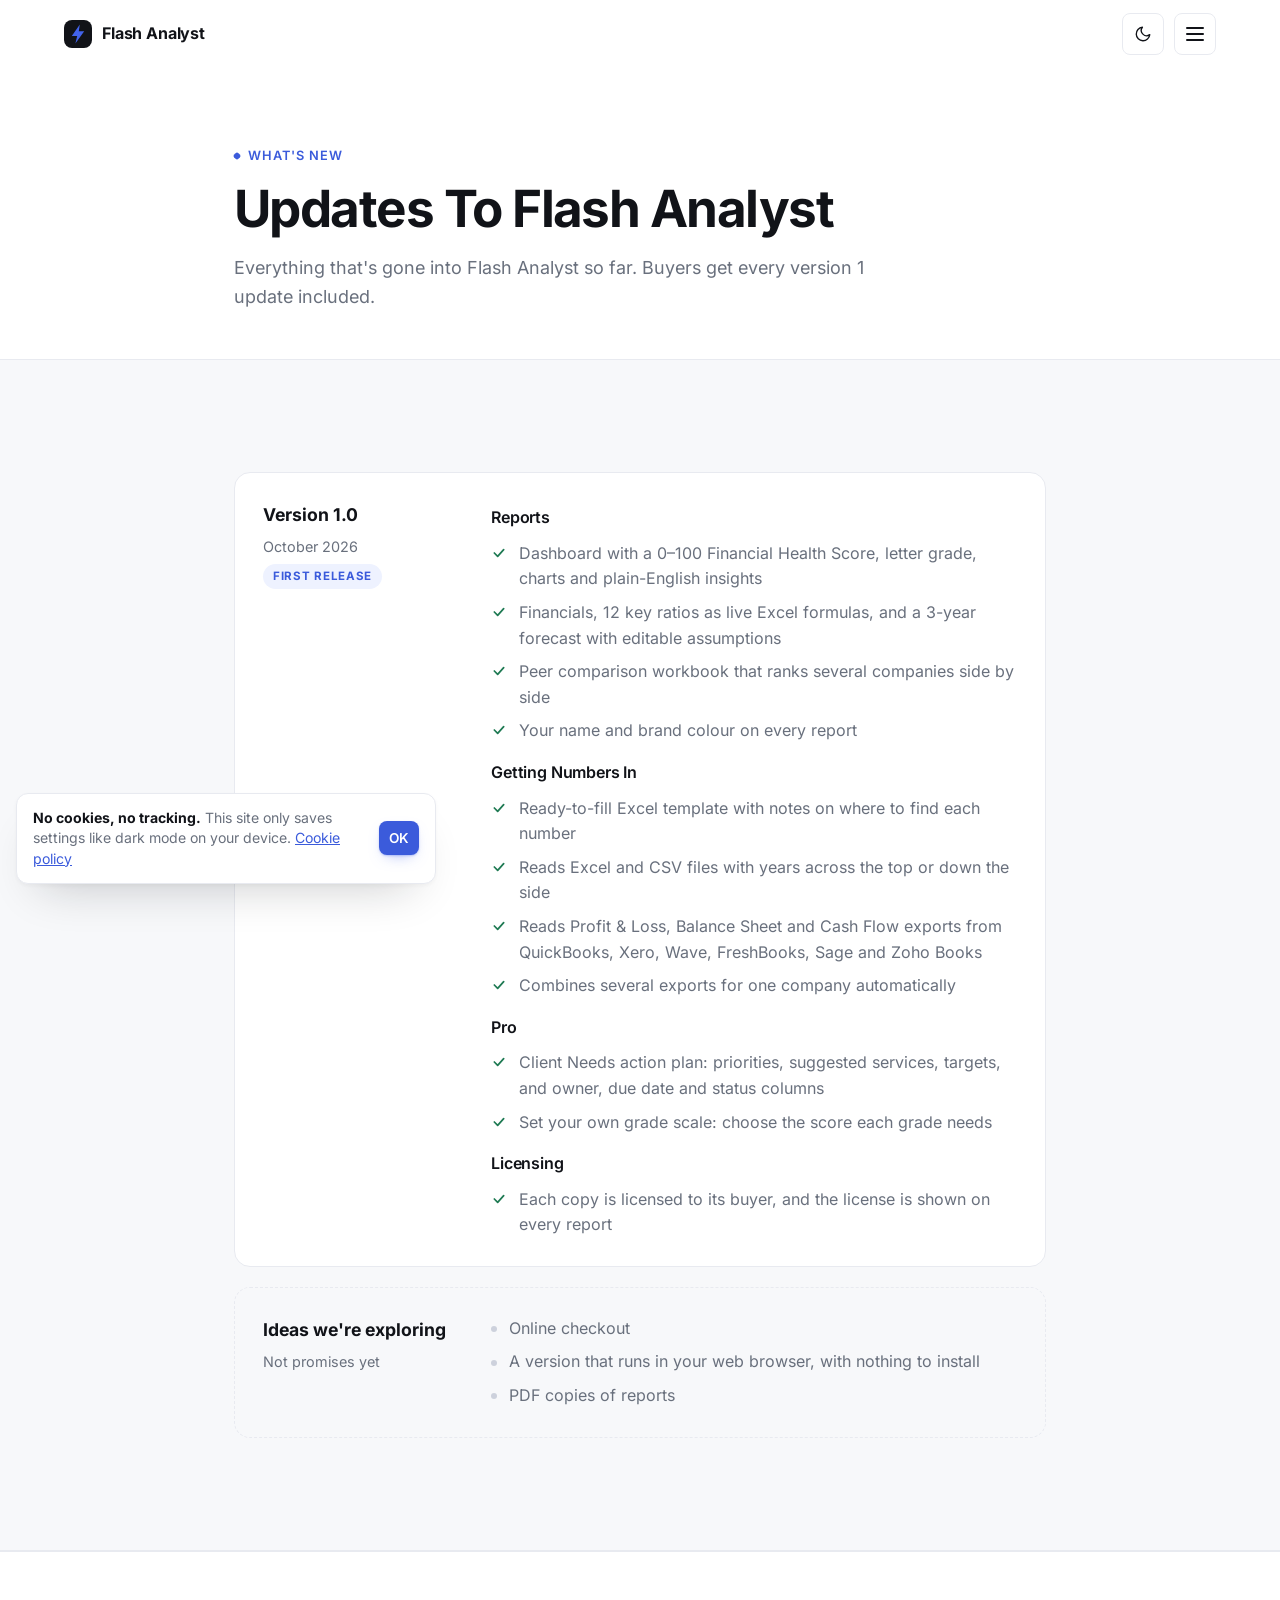
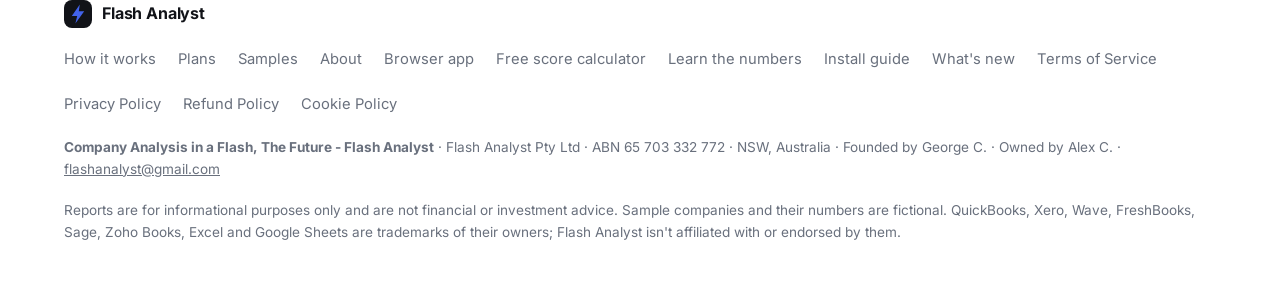
<file: changelog.html>
<!doctype html>
<html lang="en">
<head>
<meta charset="utf-8">
<!-- security-meta -->
<meta http-equiv="Content-Security-Policy" content="default-src 'self'; script-src 'self' 'wasm-unsafe-eval' 'sha256-zs/Up6YojxygR/UOfwFkr8W0VqMsmkWAvPvNt+yhCFI='; style-src 'self' 'unsafe-inline'; img-src 'self' data: blob:; font-src 'self'; connect-src 'self' https://api.lemonsqueezy.com; worker-src 'self' blob:; object-src 'none'; base-uri 'self'; form-action 'self'; upgrade-insecure-requests">
<meta name="referrer" content="strict-origin-when-cross-origin">
<!-- security-meta -->
<meta name="viewport" content="width=device-width, initial-scale=1, viewport-fit=cover">
<title>What's new · Flash Analyst</title>
<meta name="description" content="Updates and release notes for Flash Analyst.">
<meta property="og:type" content="website">
<meta property="og:site_name" content="Flash Analyst">
<meta property="og:title" content="What's new · Flash Analyst">
<meta property="og:description" content="A finished, professional Excel report from your company's numbers in under a second: health score, key ratios, charts, plain-English insights and a 3-year forecast.">
<meta property="og:url" content="https://georgesfc421-ops.github.io/company-analysis-in-a-flash/changelog.html">
<meta property="og:image" content="https://georgesfc421-ops.github.io/company-analysis-in-a-flash/images/og.png">
<meta property="og:image:width" content="1200">
<meta property="og:image:height" content="630">
<meta name="twitter:card" content="summary_large_image">
<link rel="icon" href="data:image/svg+xml,%3Csvg xmlns=%27http://www.w3.org/2000/svg%27 viewBox=%270 0 32 32%27%3E%3Crect width=%2732%27 height=%2732%27 rx=%278%27 fill=%27%23111318%27/%3E%3Cpath d=%27M18 5 9 18h6l-2 9 10-14h-6z%27 fill=%27%234263EB%27/%3E%3C/svg%3E">
<link rel="preload" href="assets/fonts/inter-latin-400-normal.woff2" as="font" type="font/woff2" crossorigin>
<link rel="stylesheet" href="assets/site.css">
<script>try { var t = localStorage.getItem("fa-theme"); if (t) document.documentElement.dataset.theme = t; } catch (e) {}</script>
</head>
<body>
<a class="skip" href="#main">Skip to content</a>

<header class="nav" id="top">
  <div class="wrap">
    <a class="brand" href="./" aria-label="Flash Analyst home">
      <svg class="logo" viewBox="0 0 28 28" aria-hidden="true"><rect width="28" height="28" rx="8" fill="#111318"/><path d="M15.8 4.5 7.8 16h5.4l-1.8 7.5 8.8-12.2h-5.4z" fill="#4263EB"/></svg>
      Flash Analyst
    </a>
    <nav aria-label="Main">
      <ul class="nav-links">
        <li><a href="./#how">How It Works</a></li>
        <li><a href="./#report">The Report</a></li>
        <li><a href="./#pro">Pro</a></li>
        <li><a href="./#plans">Plans</a></li>
        <li><a href="./#samples">Samples</a></li>
        <li><a href="./#about">About</a></li>
        <li><a href="./#faq">FAQ</a></li>
        <li><a href="app.html">App</a></li>
        <li><a href="calculator.html">Free Score</a></li>
        <li><a href="learn.html">Learn</a></li>
        <li><a href="install.html">Install</a></li>
        <li><a href="changelog.html" aria-current="page">What's New</a></li>
      </ul>
    </nav>
    <div class="nav-cta">
      <button class="theme-btn" id="theme-btn" type="button" aria-label="Switch between light and dark mode"><svg class="moon" width="18" height="18" viewBox="0 0 24 24" fill="none" stroke="currentColor" stroke-width="1.8" stroke-linecap="round" stroke-linejoin="round"><path d="M21 12.8A9 9 0 1 1 11.2 3a7 7 0 0 0 9.8 9.8z"/></svg><svg class="sun" width="18" height="18" viewBox="0 0 24 24" fill="none" stroke="currentColor" stroke-width="1.8" stroke-linecap="round"><circle cx="12" cy="12" r="4"/><path d="M12 2v2M12 20v2M4.9 4.9l1.4 1.4M17.7 17.7l1.4 1.4M2 12h2M20 12h2M4.9 19.1l1.4-1.4M17.7 6.3l1.4-1.4"/></svg></button>
      <a class="btn btn-primary" href="./#plans">Get Flash Analyst</a>
      <button class="menu-btn" id="menu-btn" type="button" aria-expanded="false" aria-controls="mobile-menu" aria-label="Open menu"><span></span></button>
    </div>
  </div>
  <nav class="mobile-menu" id="mobile-menu" aria-label="Mobile" hidden>
    <ul>
      <li><a href="./#how">How It Works</a></li>
      <li><a href="./#report">The Report</a></li>
      <li><a href="./#pro">Pro</a></li>
      <li><a href="./#plans">Plans</a></li>
      <li><a href="./#samples">Samples</a></li>
      <li><a href="./#about">About</a></li>
      <li><a href="./#faq">FAQ</a></li>
      <li><a href="app.html">App</a></li>
      <li><a href="calculator.html">Free Score</a></li>
      <li><a href="learn.html">Learn</a></li>
      <li><a href="install.html">Install</a></li>
      <li><a href="changelog.html" aria-current="page">What's New</a></li>
      <li><a class="btn btn-primary" href="./#plans">Get Flash Analyst</a></li>
    </ul>
  </nav>
</header>

<main id="main" tabindex="-1">
<section class="section page-hero">
  <div class="wrap narrow">
    <p class="eyebrow">What's new</p>
    <h1 class="page-title">Updates To Flash Analyst</h1>
    <p class="lead-text">Everything that's gone into Flash Analyst so far. Buyers get every version 1 update included.</p>
  </div>
</section>

<section class="section soft">
  <div class="wrap narrow">
    <div class="releases">
      <article class="release">
        <div class="release-meta"><span class="ver">Version 1.0</span><span class="date">October 2026</span><span class="tag-new">First release</span></div>
        <div class="release-body">
          <h3>Reports</h3>
          <ul class="ticks">
            <li><svg width="16" height="16" viewBox="0 0 24 24" fill="none" stroke="currentColor" stroke-width="2.6" stroke-linecap="round" stroke-linejoin="round"><path d="m5 12 5 5 9-10"/></svg><span>Dashboard with a 0–100 Financial Health Score, letter grade, charts and plain-English insights</span></li>
            <li><svg width="16" height="16" viewBox="0 0 24 24" fill="none" stroke="currentColor" stroke-width="2.6" stroke-linecap="round" stroke-linejoin="round"><path d="m5 12 5 5 9-10"/></svg><span>Financials, 12 key ratios as live Excel formulas, and a 3-year forecast with editable assumptions</span></li>
            <li><svg width="16" height="16" viewBox="0 0 24 24" fill="none" stroke="currentColor" stroke-width="2.6" stroke-linecap="round" stroke-linejoin="round"><path d="m5 12 5 5 9-10"/></svg><span>Peer comparison workbook that ranks several companies side by side</span></li>
            <li><svg width="16" height="16" viewBox="0 0 24 24" fill="none" stroke="currentColor" stroke-width="2.6" stroke-linecap="round" stroke-linejoin="round"><path d="m5 12 5 5 9-10"/></svg><span>Your name and brand colour on every report</span></li>
          </ul>
          <h3>Getting Numbers In</h3>
          <ul class="ticks">
            <li><svg width="16" height="16" viewBox="0 0 24 24" fill="none" stroke="currentColor" stroke-width="2.6" stroke-linecap="round" stroke-linejoin="round"><path d="m5 12 5 5 9-10"/></svg><span>Ready-to-fill Excel template with notes on where to find each number</span></li>
            <li><svg width="16" height="16" viewBox="0 0 24 24" fill="none" stroke="currentColor" stroke-width="2.6" stroke-linecap="round" stroke-linejoin="round"><path d="m5 12 5 5 9-10"/></svg><span>Reads Excel and CSV files with years across the top or down the side</span></li>
            <li><svg width="16" height="16" viewBox="0 0 24 24" fill="none" stroke="currentColor" stroke-width="2.6" stroke-linecap="round" stroke-linejoin="round"><path d="m5 12 5 5 9-10"/></svg><span>Reads Profit &amp; Loss, Balance Sheet and Cash Flow exports from QuickBooks, Xero, Wave, FreshBooks, Sage and Zoho Books</span></li>
            <li><svg width="16" height="16" viewBox="0 0 24 24" fill="none" stroke="currentColor" stroke-width="2.6" stroke-linecap="round" stroke-linejoin="round"><path d="m5 12 5 5 9-10"/></svg><span>Combines several exports for one company automatically</span></li>
          </ul>
          <h3>Pro</h3>
          <ul class="ticks">
            <li><svg width="16" height="16" viewBox="0 0 24 24" fill="none" stroke="currentColor" stroke-width="2.6" stroke-linecap="round" stroke-linejoin="round"><path d="m5 12 5 5 9-10"/></svg><span>Client Needs action plan: priorities, suggested services, targets, and owner, due date and status columns</span></li>
            <li><svg width="16" height="16" viewBox="0 0 24 24" fill="none" stroke="currentColor" stroke-width="2.6" stroke-linecap="round" stroke-linejoin="round"><path d="m5 12 5 5 9-10"/></svg><span>Set your own grade scale: choose the score each grade needs</span></li>
          </ul>
          <h3>Licensing</h3>
          <ul class="ticks">
            <li><svg width="16" height="16" viewBox="0 0 24 24" fill="none" stroke="currentColor" stroke-width="2.6" stroke-linecap="round" stroke-linejoin="round"><path d="m5 12 5 5 9-10"/></svg><span>Each copy is licensed to its buyer, and the license is shown on every report</span></li>
          </ul>
        </div>
      </article>
      <article class="release next">
        <div class="release-meta"><span class="ver">Ideas we're exploring</span><span class="date">Not promises yet</span></div>
        <div class="release-body">
          <ul class="dots-list">
            <li>Online checkout</li>
            <li>A version that runs in your web browser, with nothing to install</li>
            <li>PDF copies of reports</li>
          </ul>
        </div>
      </article>
    </div>
  </div>
</section>

</main>

<footer>
  <div class="wrap">
    <div class="foot-top">
      <a class="brand" href="./">
        <svg class="logo" viewBox="0 0 28 28" aria-hidden="true"><rect width="28" height="28" rx="8" fill="#111318"/><path d="M15.8 4.5 7.8 16h5.4l-1.8 7.5 8.8-12.2h-5.4z" fill="#4263EB"/></svg>
        Flash Analyst
      </a>
      <nav aria-label="Footer">
        <a href="./#how">How it works</a>
        <a href="./#plans">Plans</a>
        <a href="./#samples">Samples</a>
        <a href="./#about">About</a>
        <a href="app.html">Browser app</a>
        <a href="calculator.html">Free score calculator</a>
        <a href="learn.html">Learn the numbers</a>
        <a href="install.html">Install guide</a>
        <a href="changelog.html">What's new</a>
        <a href="terms.html">Terms of Service</a>
        <a href="privacy.html">Privacy Policy</a>
        <a href="refunds.html">Refund Policy</a>
        <a href="cookies.html">Cookie Policy</a>
      </nav>
    </div>
    <p><b>Company Analysis in a Flash, The Future - Flash Analyst</b> · Flash Analyst Pty Ltd · ABN 65 703 332 772 · NSW, Australia · Founded by George C. · Owned by Alex C. · <a href="mailto:flashanalyst@gmail.com">flashanalyst@gmail.com</a></p>
    <p>Reports are for informational purposes only and are not financial or investment advice. Sample companies and their numbers are fictional. QuickBooks, Xero, Wave, FreshBooks, Sage, Zoho Books, Excel and Google Sheets are trademarks of their owners; Flash Analyst isn't affiliated with or endorsed by them.</p>
  </div>
</footer>

<script src="assets/site.js"></script>
</body>
</html>
</file>
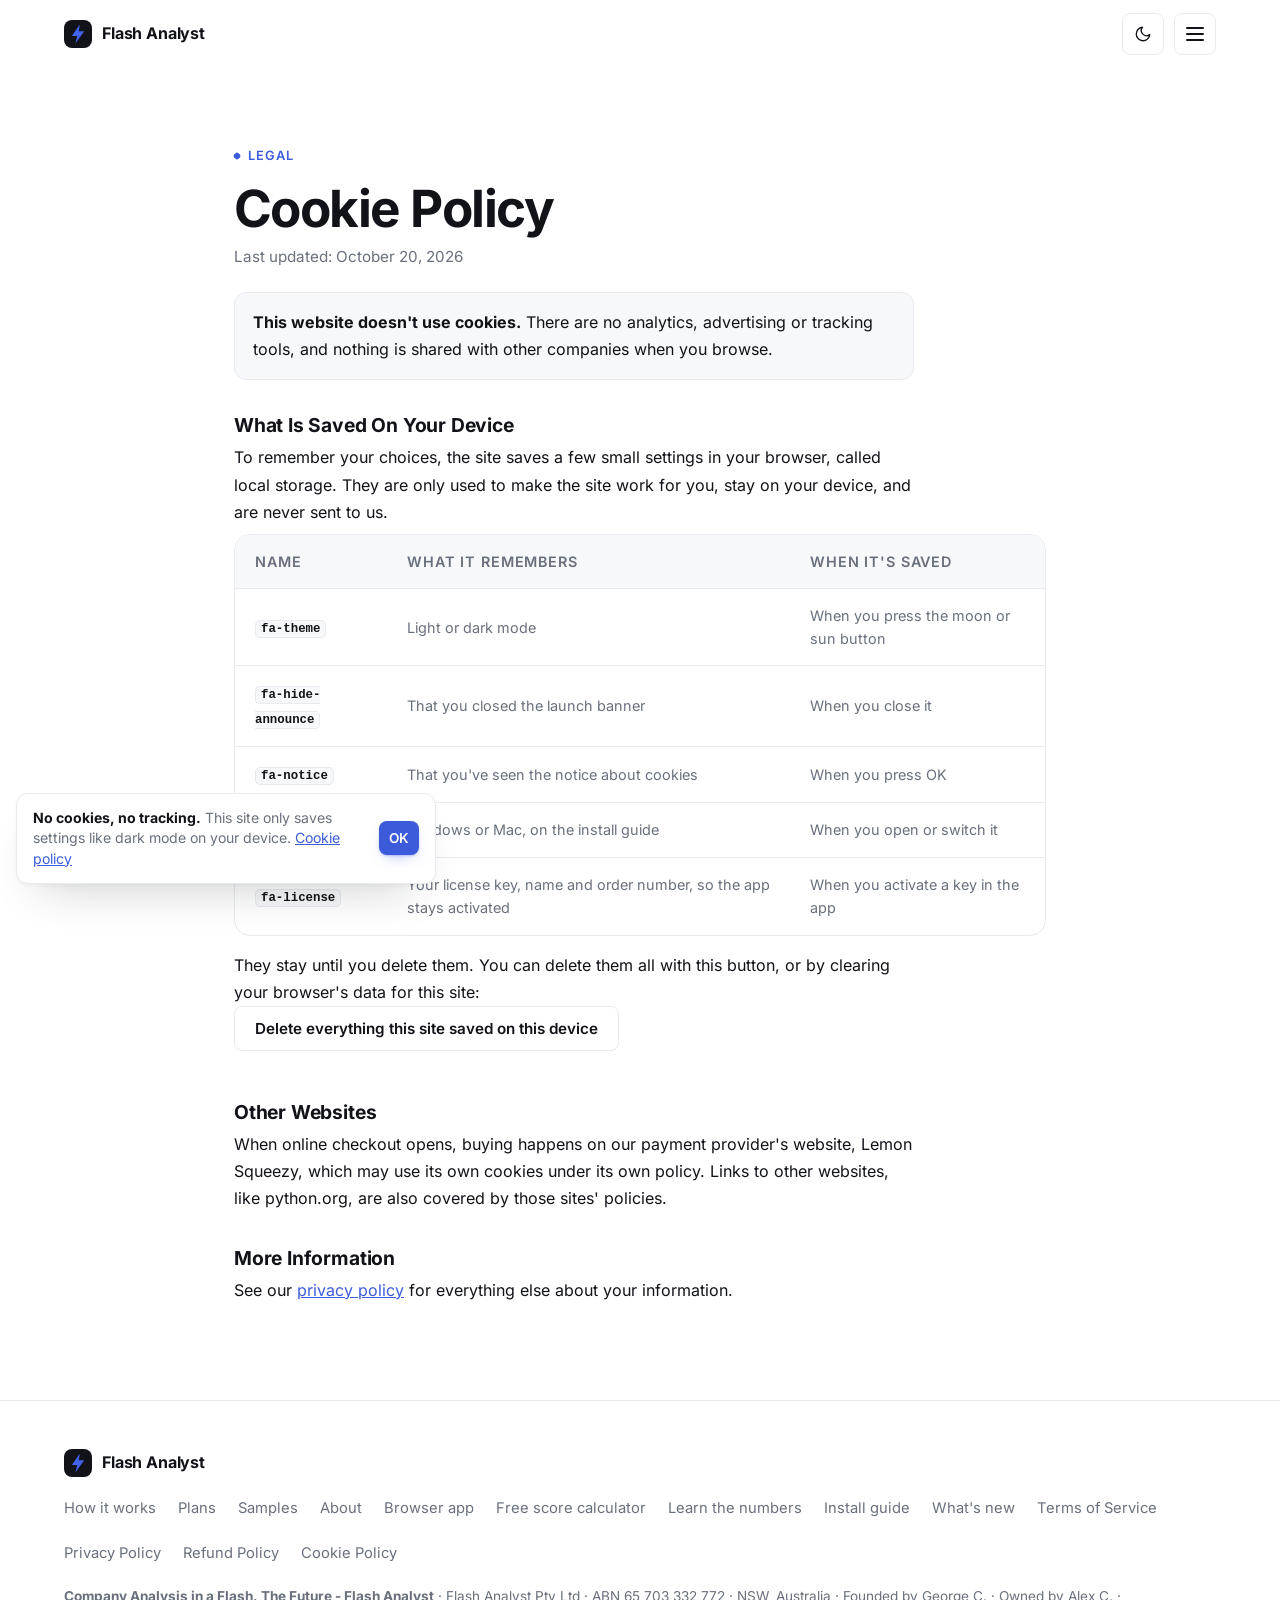
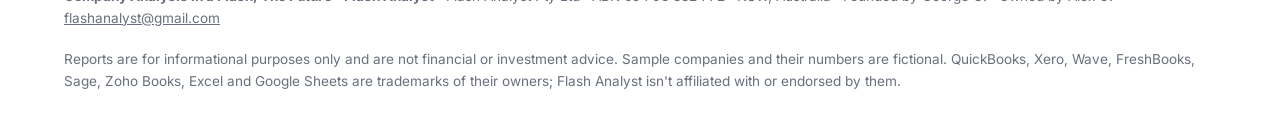
<file: cookies.html>
<!doctype html>
<html lang="en">
<head>
<meta charset="utf-8">
<!-- security-meta -->
<meta http-equiv="Content-Security-Policy" content="default-src 'self'; script-src 'self' 'wasm-unsafe-eval' 'sha256-zs/Up6YojxygR/UOfwFkr8W0VqMsmkWAvPvNt+yhCFI='; style-src 'self' 'unsafe-inline'; img-src 'self' data: blob:; font-src 'self'; connect-src 'self' https://api.lemonsqueezy.com; worker-src 'self' blob:; object-src 'none'; base-uri 'self'; form-action 'self'; upgrade-insecure-requests">
<meta name="referrer" content="strict-origin-when-cross-origin">
<!-- security-meta -->
<meta name="viewport" content="width=device-width, initial-scale=1, viewport-fit=cover">
<title>Cookie Policy · Flash Analyst</title>
<meta name="description" content="Flash Analyst doesn't use cookies or tracking. Here's what is saved on your device.">
<meta property="og:type" content="website">
<meta property="og:site_name" content="Flash Analyst">
<meta property="og:title" content="Cookie Policy · Flash Analyst">
<meta property="og:description" content="A finished, professional Excel report from your company's numbers in under a second: health score, key ratios, charts, plain-English insights and a 3-year forecast.">
<meta property="og:url" content="https://georgesfc421-ops.github.io/company-analysis-in-a-flash/cookies.html">
<meta property="og:image" content="https://georgesfc421-ops.github.io/company-analysis-in-a-flash/images/og.png">
<meta property="og:image:width" content="1200">
<meta property="og:image:height" content="630">
<meta name="twitter:card" content="summary_large_image">
<link rel="icon" href="data:image/svg+xml,%3Csvg xmlns=%27http://www.w3.org/2000/svg%27 viewBox=%270 0 32 32%27%3E%3Crect width=%2732%27 height=%2732%27 rx=%278%27 fill=%27%23111318%27/%3E%3Cpath d=%27M18 5 9 18h6l-2 9 10-14h-6z%27 fill=%27%234263EB%27/%3E%3C/svg%3E">
<link rel="preload" href="assets/fonts/inter-latin-400-normal.woff2" as="font" type="font/woff2" crossorigin>
<link rel="stylesheet" href="assets/site.css">
<script>try { var t = localStorage.getItem("fa-theme"); if (t) document.documentElement.dataset.theme = t; } catch (e) {}</script>
</head>
<body>
<a class="skip" href="#main">Skip to content</a>

<header class="nav" id="top">
  <div class="wrap">
    <a class="brand" href="./" aria-label="Flash Analyst home">
      <svg class="logo" viewBox="0 0 28 28" aria-hidden="true"><rect width="28" height="28" rx="8" fill="#111318"/><path d="M15.8 4.5 7.8 16h5.4l-1.8 7.5 8.8-12.2h-5.4z" fill="#4263EB"/></svg>
      Flash Analyst
    </a>
    <nav aria-label="Main">
      <ul class="nav-links">
        <li><a href="./#how">How It Works</a></li>
        <li><a href="./#report">The Report</a></li>
        <li><a href="./#pro">Pro</a></li>
        <li><a href="./#plans">Plans</a></li>
        <li><a href="./#samples">Samples</a></li>
        <li><a href="./#about">About</a></li>
        <li><a href="./#faq">FAQ</a></li>
        <li><a href="app.html">App</a></li>
        <li><a href="calculator.html">Free Score</a></li>
        <li><a href="learn.html">Learn</a></li>
        <li><a href="install.html">Install</a></li>
        <li><a href="changelog.html">What's New</a></li>
      </ul>
    </nav>
    <div class="nav-cta">
      <button class="theme-btn" id="theme-btn" type="button" aria-label="Switch between light and dark mode"><svg class="moon" width="18" height="18" viewBox="0 0 24 24" fill="none" stroke="currentColor" stroke-width="1.8" stroke-linecap="round" stroke-linejoin="round"><path d="M21 12.8A9 9 0 1 1 11.2 3a7 7 0 0 0 9.8 9.8z"/></svg><svg class="sun" width="18" height="18" viewBox="0 0 24 24" fill="none" stroke="currentColor" stroke-width="1.8" stroke-linecap="round"><circle cx="12" cy="12" r="4"/><path d="M12 2v2M12 20v2M4.9 4.9l1.4 1.4M17.7 17.7l1.4 1.4M2 12h2M20 12h2M4.9 19.1l1.4-1.4M17.7 6.3l1.4-1.4"/></svg></button>
      <a class="btn btn-primary" href="./#plans">Get Flash Analyst</a>
      <button class="menu-btn" id="menu-btn" type="button" aria-expanded="false" aria-controls="mobile-menu" aria-label="Open menu"><span></span></button>
    </div>
  </div>
  <nav class="mobile-menu" id="mobile-menu" aria-label="Mobile" hidden>
    <ul>
      <li><a href="./#how">How It Works</a></li>
      <li><a href="./#report">The Report</a></li>
      <li><a href="./#pro">Pro</a></li>
      <li><a href="./#plans">Plans</a></li>
      <li><a href="./#samples">Samples</a></li>
      <li><a href="./#about">About</a></li>
      <li><a href="./#faq">FAQ</a></li>
      <li><a href="app.html">App</a></li>
      <li><a href="calculator.html">Free Score</a></li>
      <li><a href="learn.html">Learn</a></li>
      <li><a href="install.html">Install</a></li>
      <li><a href="changelog.html">What's New</a></li>
      <li><a class="btn btn-primary" href="./#plans">Get Flash Analyst</a></li>
    </ul>
  </nav>
</header>

<main id="main" tabindex="-1">
<section class="section page-hero legal">
  <div class="wrap narrow legal-body">
    <p class="eyebrow">Legal</p>
    <h1 class="page-title">Cookie Policy</h1>
<p class="updated">Last updated: October 20, 2026</p>

<p class="box"><b>This website doesn't use cookies.</b> There are no analytics, advertising or tracking tools, and
nothing is shared with other companies when you browse.</p>

<h2>What Is Saved On Your Device</h2>
<p>To remember your choices, the site saves a few small settings in your browser, called local storage. They are
only used to make the site work for you, stay on your device, and are never sent to us.</p>
<div class="table-box legal-table">
<table class="plain">
<thead><tr><th>Name</th><th>What it remembers</th><th>When it's saved</th></tr></thead>
<tbody>
<tr><td><code>fa-theme</code></td><td>Light or dark mode</td><td>When you press the moon or sun button</td></tr>
<tr><td><code>fa-hide-announce</code></td><td>That you closed the launch banner</td><td>When you close it</td></tr>
<tr><td><code>fa-notice</code></td><td>That you've seen the notice about cookies</td><td>When you press OK</td></tr>
<tr><td><code>fa-os</code></td><td>Windows or Mac, on the install guide</td><td>When you open or switch it</td></tr>
<tr><td><code>fa-license</code></td><td>Your license key, name and order number, so the app stays activated</td><td>When you activate a key in the app</td></tr>
</tbody>
</table>
</div>
<p>They stay until you delete them. You can delete them all with this button, or by clearing your browser's data
for this site:</p>
<p><button class="btn btn-secondary" type="button" data-clear-local>Delete everything this site saved on this device</button></p>
<p class="clear-msg" role="status"></p>

<h2>Other Websites</h2>
<p>When online checkout opens, buying happens on our payment provider's website, Lemon Squeezy, which may use its
own cookies under its own policy. Links to other websites, like python.org, are also covered by those sites'
policies.</p>

<h2>More Information</h2>
<p>See our <a href="privacy.html">privacy policy</a> for everything else about your information.</p>
  </div>
</section>
</main>

<footer>
  <div class="wrap">
    <div class="foot-top">
      <a class="brand" href="./">
        <svg class="logo" viewBox="0 0 28 28" aria-hidden="true"><rect width="28" height="28" rx="8" fill="#111318"/><path d="M15.8 4.5 7.8 16h5.4l-1.8 7.5 8.8-12.2h-5.4z" fill="#4263EB"/></svg>
        Flash Analyst
      </a>
      <nav aria-label="Footer">
        <a href="./#how">How it works</a>
        <a href="./#plans">Plans</a>
        <a href="./#samples">Samples</a>
        <a href="./#about">About</a>
        <a href="app.html">Browser app</a>
        <a href="calculator.html">Free score calculator</a>
        <a href="learn.html">Learn the numbers</a>
        <a href="install.html">Install guide</a>
        <a href="changelog.html">What's new</a>
        <a href="terms.html">Terms of Service</a>
        <a href="privacy.html">Privacy Policy</a>
        <a href="refunds.html">Refund Policy</a>
        <a href="cookies.html">Cookie Policy</a>
      </nav>
    </div>
    <p><b>Company Analysis in a Flash, The Future - Flash Analyst</b> · Flash Analyst Pty Ltd · ABN 65 703 332 772 · NSW, Australia · Founded by George C. · Owned by Alex C. · <a href="mailto:flashanalyst@gmail.com">flashanalyst@gmail.com</a></p>
    <p>Reports are for informational purposes only and are not financial or investment advice. Sample companies and their numbers are fictional. QuickBooks, Xero, Wave, FreshBooks, Sage, Zoho Books, Excel and Google Sheets are trademarks of their owners; Flash Analyst isn't affiliated with or endorsed by them.</p>
  </div>
</footer>

<script src="assets/site.js"></script>
</body>
</html>
</file>
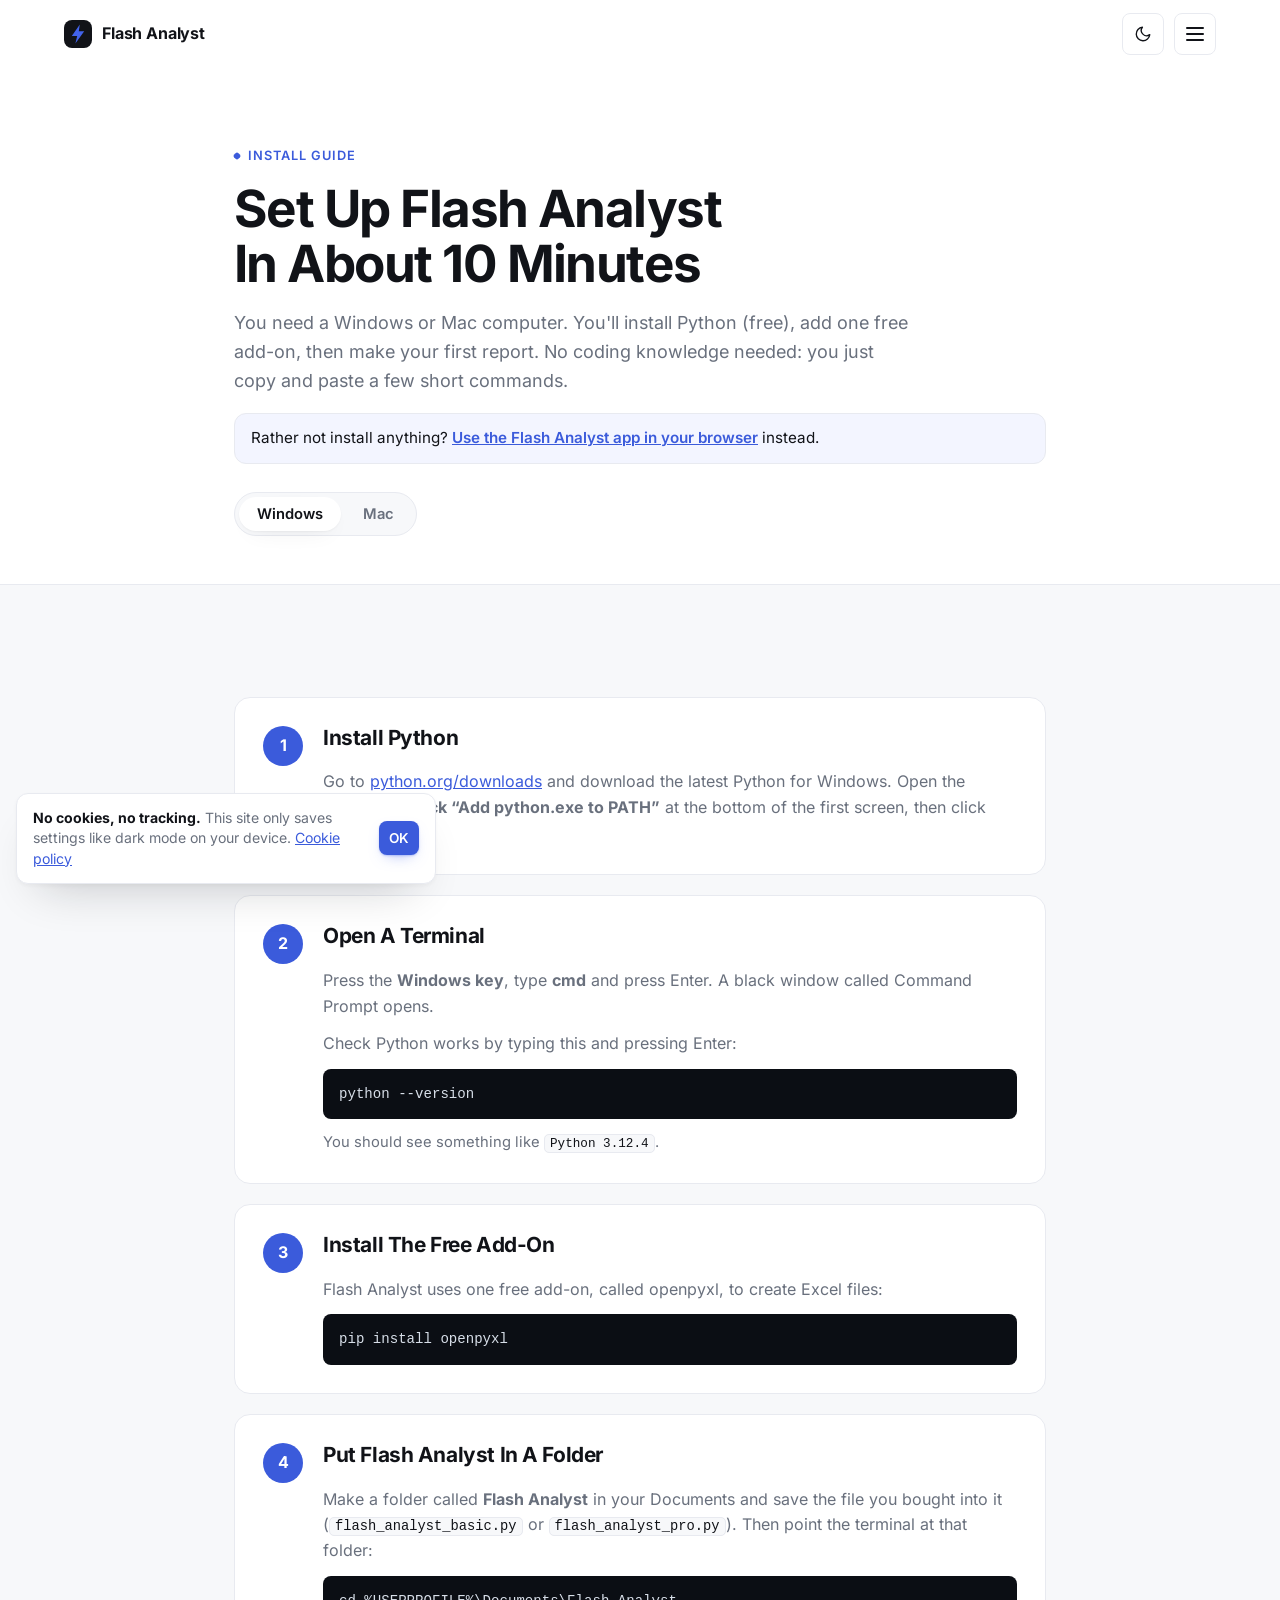
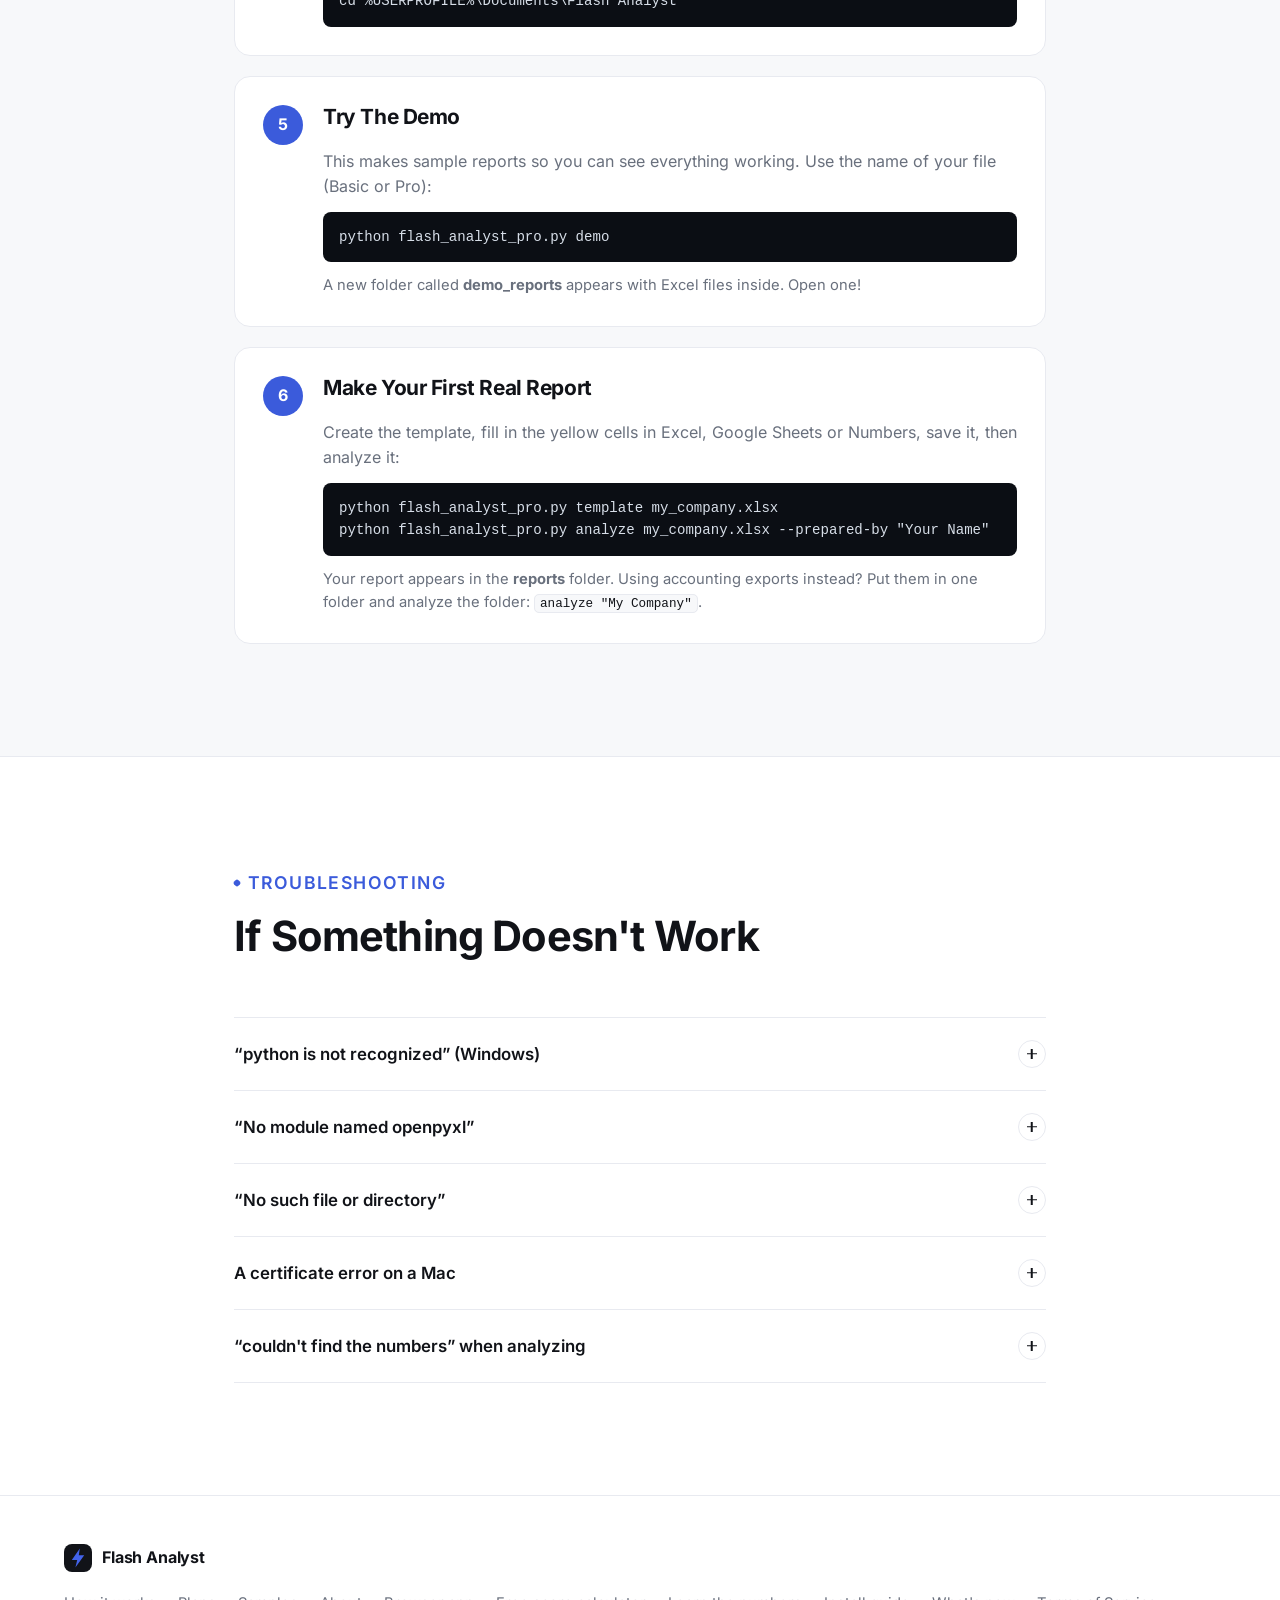
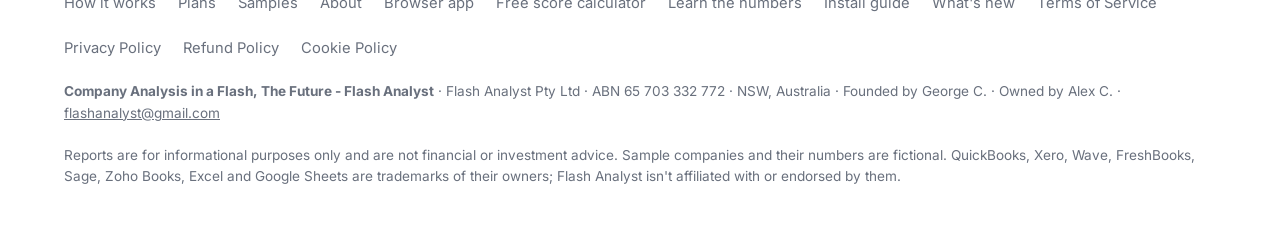
<file: install.html>
<!doctype html>
<html lang="en">
<head>
<meta charset="utf-8">
<!-- security-meta -->
<meta http-equiv="Content-Security-Policy" content="default-src 'self'; script-src 'self' 'wasm-unsafe-eval' 'sha256-zs/Up6YojxygR/UOfwFkr8W0VqMsmkWAvPvNt+yhCFI=' 'sha256-0BZqjtHQc0uGJVMO4m+B2/P6v6Wmgf0CZe9ZL/L8WFE='; style-src 'self' 'unsafe-inline'; img-src 'self' data: blob:; font-src 'self'; connect-src 'self' https://api.lemonsqueezy.com; worker-src 'self' blob:; object-src 'none'; base-uri 'self'; form-action 'self'; upgrade-insecure-requests">
<meta name="referrer" content="strict-origin-when-cross-origin">
<!-- security-meta -->
<meta name="viewport" content="width=device-width, initial-scale=1, viewport-fit=cover">
<title>Install guide · Flash Analyst</title>
<meta name="description" content="Step-by-step guide to installing Flash Analyst on Windows or Mac.">
<meta property="og:type" content="website">
<meta property="og:site_name" content="Flash Analyst">
<meta property="og:title" content="Install guide · Flash Analyst">
<meta property="og:description" content="A finished, professional Excel report from your company's numbers in under a second: health score, key ratios, charts, plain-English insights and a 3-year forecast.">
<meta property="og:url" content="https://georgesfc421-ops.github.io/company-analysis-in-a-flash/install.html">
<meta property="og:image" content="https://georgesfc421-ops.github.io/company-analysis-in-a-flash/images/og.png">
<meta property="og:image:width" content="1200">
<meta property="og:image:height" content="630">
<meta name="twitter:card" content="summary_large_image">
<link rel="icon" href="data:image/svg+xml,%3Csvg xmlns=%27http://www.w3.org/2000/svg%27 viewBox=%270 0 32 32%27%3E%3Crect width=%2732%27 height=%2732%27 rx=%278%27 fill=%27%23111318%27/%3E%3Cpath d=%27M18 5 9 18h6l-2 9 10-14h-6z%27 fill=%27%234263EB%27/%3E%3C/svg%3E">
<link rel="preload" href="assets/fonts/inter-latin-400-normal.woff2" as="font" type="font/woff2" crossorigin>
<link rel="stylesheet" href="assets/site.css">
<script>try { var t = localStorage.getItem("fa-theme"); if (t) document.documentElement.dataset.theme = t; } catch (e) {}</script>
</head>
<body>
<a class="skip" href="#main">Skip to content</a>

<header class="nav" id="top">
  <div class="wrap">
    <a class="brand" href="./" aria-label="Flash Analyst home">
      <svg class="logo" viewBox="0 0 28 28" aria-hidden="true"><rect width="28" height="28" rx="8" fill="#111318"/><path d="M15.8 4.5 7.8 16h5.4l-1.8 7.5 8.8-12.2h-5.4z" fill="#4263EB"/></svg>
      Flash Analyst
    </a>
    <nav aria-label="Main">
      <ul class="nav-links">
        <li><a href="./#how">How It Works</a></li>
        <li><a href="./#report">The Report</a></li>
        <li><a href="./#pro">Pro</a></li>
        <li><a href="./#plans">Plans</a></li>
        <li><a href="./#samples">Samples</a></li>
        <li><a href="./#about">About</a></li>
        <li><a href="./#faq">FAQ</a></li>
        <li><a href="app.html">App</a></li>
        <li><a href="calculator.html">Free Score</a></li>
        <li><a href="learn.html">Learn</a></li>
        <li><a href="install.html" aria-current="page">Install</a></li>
        <li><a href="changelog.html">What's New</a></li>
      </ul>
    </nav>
    <div class="nav-cta">
      <button class="theme-btn" id="theme-btn" type="button" aria-label="Switch between light and dark mode"><svg class="moon" width="18" height="18" viewBox="0 0 24 24" fill="none" stroke="currentColor" stroke-width="1.8" stroke-linecap="round" stroke-linejoin="round"><path d="M21 12.8A9 9 0 1 1 11.2 3a7 7 0 0 0 9.8 9.8z"/></svg><svg class="sun" width="18" height="18" viewBox="0 0 24 24" fill="none" stroke="currentColor" stroke-width="1.8" stroke-linecap="round"><circle cx="12" cy="12" r="4"/><path d="M12 2v2M12 20v2M4.9 4.9l1.4 1.4M17.7 17.7l1.4 1.4M2 12h2M20 12h2M4.9 19.1l1.4-1.4M17.7 6.3l1.4-1.4"/></svg></button>
      <a class="btn btn-primary" href="./#plans">Get Flash Analyst</a>
      <button class="menu-btn" id="menu-btn" type="button" aria-expanded="false" aria-controls="mobile-menu" aria-label="Open menu"><span></span></button>
    </div>
  </div>
  <nav class="mobile-menu" id="mobile-menu" aria-label="Mobile" hidden>
    <ul>
      <li><a href="./#how">How It Works</a></li>
      <li><a href="./#report">The Report</a></li>
      <li><a href="./#pro">Pro</a></li>
      <li><a href="./#plans">Plans</a></li>
      <li><a href="./#samples">Samples</a></li>
      <li><a href="./#about">About</a></li>
      <li><a href="./#faq">FAQ</a></li>
      <li><a href="app.html">App</a></li>
      <li><a href="calculator.html">Free Score</a></li>
      <li><a href="learn.html">Learn</a></li>
      <li><a href="install.html" aria-current="page">Install</a></li>
      <li><a href="changelog.html">What's New</a></li>
      <li><a class="btn btn-primary" href="./#plans">Get Flash Analyst</a></li>
    </ul>
  </nav>
</header>

<main id="main" tabindex="-1">
<section class="section page-hero">
  <div class="wrap narrow">
    <p class="eyebrow">Install guide</p>
    <h1 class="page-title">Set Up Flash Analyst In About 10 Minutes</h1>
    <p class="lead-text">You need a Windows or Mac computer. You'll install Python (free), add one free add-on, then make your first report. No coding knowledge needed: you just copy and paste a few short commands.</p>
    <p class="app-tip">Rather not install anything? <a href="app.html">Use the Flash Analyst app in your browser</a> instead.</p>
    <div class="os-switch" role="tablist" aria-label="Your computer">
      <button type="button" role="tab" aria-selected="true" data-os="win" id="os-win">Windows</button>
      <button type="button" role="tab" aria-selected="false" data-os="mac" id="os-mac">Mac</button>
    </div>
  </div>
</section>

<section class="section soft guide">
  <div class="wrap narrow">
    <ol class="steps-guide">
      <li>
        <span class="n">1</span>
        <div>
          <h2>Install Python</h2>
          <div class="os win">
            <p>Go to <a href="https://www.python.org/downloads/">python.org/downloads</a> and download the latest Python for Windows. Open the installer and <b>tick “Add python.exe to PATH”</b> at the bottom of the first screen, then click <b>Install Now</b>.</p>
          </div>
          <div class="os mac">
            <p>Go to <a href="https://www.python.org/downloads/">python.org/downloads</a> and download the latest Python for macOS. Open the downloaded file and follow the installer.</p>
          </div>
        </div>
      </li>
      <li>
        <span class="n">2</span>
        <div>
          <h2>Open A Terminal</h2>
          <div class="os win"><p>Press the <b>Windows key</b>, type <b>cmd</b> and press Enter. A black window called Command Prompt opens.</p></div>
          <div class="os mac"><p>Press <b>Command + Space</b>, type <b>Terminal</b> and press Enter.</p></div>
          <p>Check Python works by typing this and pressing Enter:</p>
          <pre class="code os win">python --version</pre>
          <pre class="code os mac">python3 --version</pre>
          <p class="hint">You should see something like <code>Python 3.12.4</code>.</p>
        </div>
      </li>
      <li>
        <span class="n">3</span>
        <div>
          <h2>Install The Free Add-On</h2>
          <p>Flash Analyst uses one free add-on, called openpyxl, to create Excel files:</p>
          <pre class="code os win">pip install openpyxl</pre>
          <pre class="code os mac">python3 -m pip install openpyxl</pre>
        </div>
      </li>
      <li>
        <span class="n">4</span>
        <div>
          <h2>Put Flash Analyst In A Folder</h2>
          <p>Make a folder called <b>Flash Analyst</b> in your Documents and save the file you bought into it (<code>flash_analyst_basic.py</code> or <code>flash_analyst_pro.py</code>). Then point the terminal at that folder:</p>
          <pre class="code os win">cd %USERPROFILE%\Documents\Flash Analyst</pre>
          <pre class="code os mac">cd ~/Documents/"Flash Analyst"</pre>
        </div>
      </li>
      <li>
        <span class="n">5</span>
        <div>
          <h2>Try The Demo</h2>
          <p>This makes sample reports so you can see everything working. Use the name of your file (Basic or Pro):</p>
          <pre class="code os win">python flash_analyst_pro.py demo</pre>
          <pre class="code os mac">python3 flash_analyst_pro.py demo</pre>
          <p class="hint">A new folder called <b>demo_reports</b> appears with Excel files inside. Open one!</p>
        </div>
      </li>
      <li>
        <span class="n">6</span>
        <div>
          <h2>Make Your First Real Report</h2>
          <p>Create the template, fill in the yellow cells in Excel, Google Sheets or Numbers, save it, then analyze it:</p>
          <pre class="code os win">python flash_analyst_pro.py template my_company.xlsx
python flash_analyst_pro.py analyze my_company.xlsx --prepared-by "Your Name"</pre>
          <pre class="code os mac">python3 flash_analyst_pro.py template my_company.xlsx
python3 flash_analyst_pro.py analyze my_company.xlsx --prepared-by "Your Name"</pre>
          <p class="hint">Your report appears in the <b>reports</b> folder. Using accounting exports instead? Put them in one folder and analyze the folder: <code>analyze "My Company"</code>.</p>
        </div>
      </li>
    </ol>
  </div>
</section>

<section class="section" id="trouble">
  <div class="wrap narrow">
    <div class="head">
      <p class="eyebrow">Troubleshooting</p>
      <h2>If Something Doesn't Work</h2>
    </div>
    <div class="faq">
      <details>
        <summary>“python is not recognized” (Windows)<span class="pm" aria-hidden="true"></span></summary>
        <div class="answer"><p>Python wasn't added to PATH. Run the installer again, choose <b>Modify</b> or reinstall, and tick “Add python.exe to PATH”. Or try typing <code>py</code> instead of <code>python</code>.</p></div>
      </details>
      <details>
        <summary>“No module named openpyxl”<span class="pm" aria-hidden="true"></span></summary>
        <div class="answer"><p>The add-on isn't installed yet. Go back to step 3 and run the install command again.</p></div>
      </details>
      <details>
        <summary>“No such file or directory”<span class="pm" aria-hidden="true"></span></summary>
        <div class="answer"><p>The terminal isn't in the folder with your file, or the file name is different. Repeat step 4 and check the file name matches exactly.</p></div>
      </details>
      <details>
        <summary>A certificate error on a Mac<span class="pm" aria-hidden="true"></span></summary>
        <div class="answer"><p>Open your Applications folder, then the Python folder, and double-click <b>Install Certificates.command</b>. Then try again.</p></div>
      </details>
      <details>
        <summary>“couldn't find the numbers” when analyzing<span class="pm" aria-hidden="true"></span></summary>
        <div class="answer"><p>The file needs years plus Revenue and Net Income. Use the template from step 6, or export a Profit &amp; Loss report with one column per year (not monthly).</p></div>
      </details>
    </div>
  </div>
</section>

</main>

<footer>
  <div class="wrap">
    <div class="foot-top">
      <a class="brand" href="./">
        <svg class="logo" viewBox="0 0 28 28" aria-hidden="true"><rect width="28" height="28" rx="8" fill="#111318"/><path d="M15.8 4.5 7.8 16h5.4l-1.8 7.5 8.8-12.2h-5.4z" fill="#4263EB"/></svg>
        Flash Analyst
      </a>
      <nav aria-label="Footer">
        <a href="./#how">How it works</a>
        <a href="./#plans">Plans</a>
        <a href="./#samples">Samples</a>
        <a href="./#about">About</a>
        <a href="app.html">Browser app</a>
        <a href="calculator.html">Free score calculator</a>
        <a href="learn.html">Learn the numbers</a>
        <a href="install.html">Install guide</a>
        <a href="changelog.html">What's new</a>
        <a href="terms.html">Terms of Service</a>
        <a href="privacy.html">Privacy Policy</a>
        <a href="refunds.html">Refund Policy</a>
        <a href="cookies.html">Cookie Policy</a>
      </nav>
    </div>
    <p><b>Company Analysis in a Flash, The Future - Flash Analyst</b> · Flash Analyst Pty Ltd · ABN 65 703 332 772 · NSW, Australia · Founded by George C. · Owned by Alex C. · <a href="mailto:flashanalyst@gmail.com">flashanalyst@gmail.com</a></p>
    <p>Reports are for informational purposes only and are not financial or investment advice. Sample companies and their numbers are fictional. QuickBooks, Xero, Wave, FreshBooks, Sage, Zoho Books, Excel and Google Sheets are trademarks of their owners; Flash Analyst isn't affiliated with or endorsed by them.</p>
  </div>
</footer>

<script>
(() => {
  // Show Windows or Mac instructions; without JavaScript both are shown
  const tabs = [...document.querySelectorAll(".os-switch [data-os]")];
  const show = os => {
    document.documentElement.dataset.os = os;
    tabs.forEach(t => t.setAttribute("aria-selected", String(t.dataset.os === os)));
    try { localStorage.setItem("fa-os", os); } catch (e) {}
  };
  tabs.forEach(t => t.addEventListener("click", () => show(t.dataset.os)));
  let saved = null;
  try { saved = localStorage.getItem("fa-os"); } catch (e) {}
  show(saved || (/Mac|iPhone|iPad/.test(navigator.platform || navigator.userAgent) ? "mac" : "win"));
})();
</script>
<script src="assets/site.js"></script>
</body>
</html>
</file>
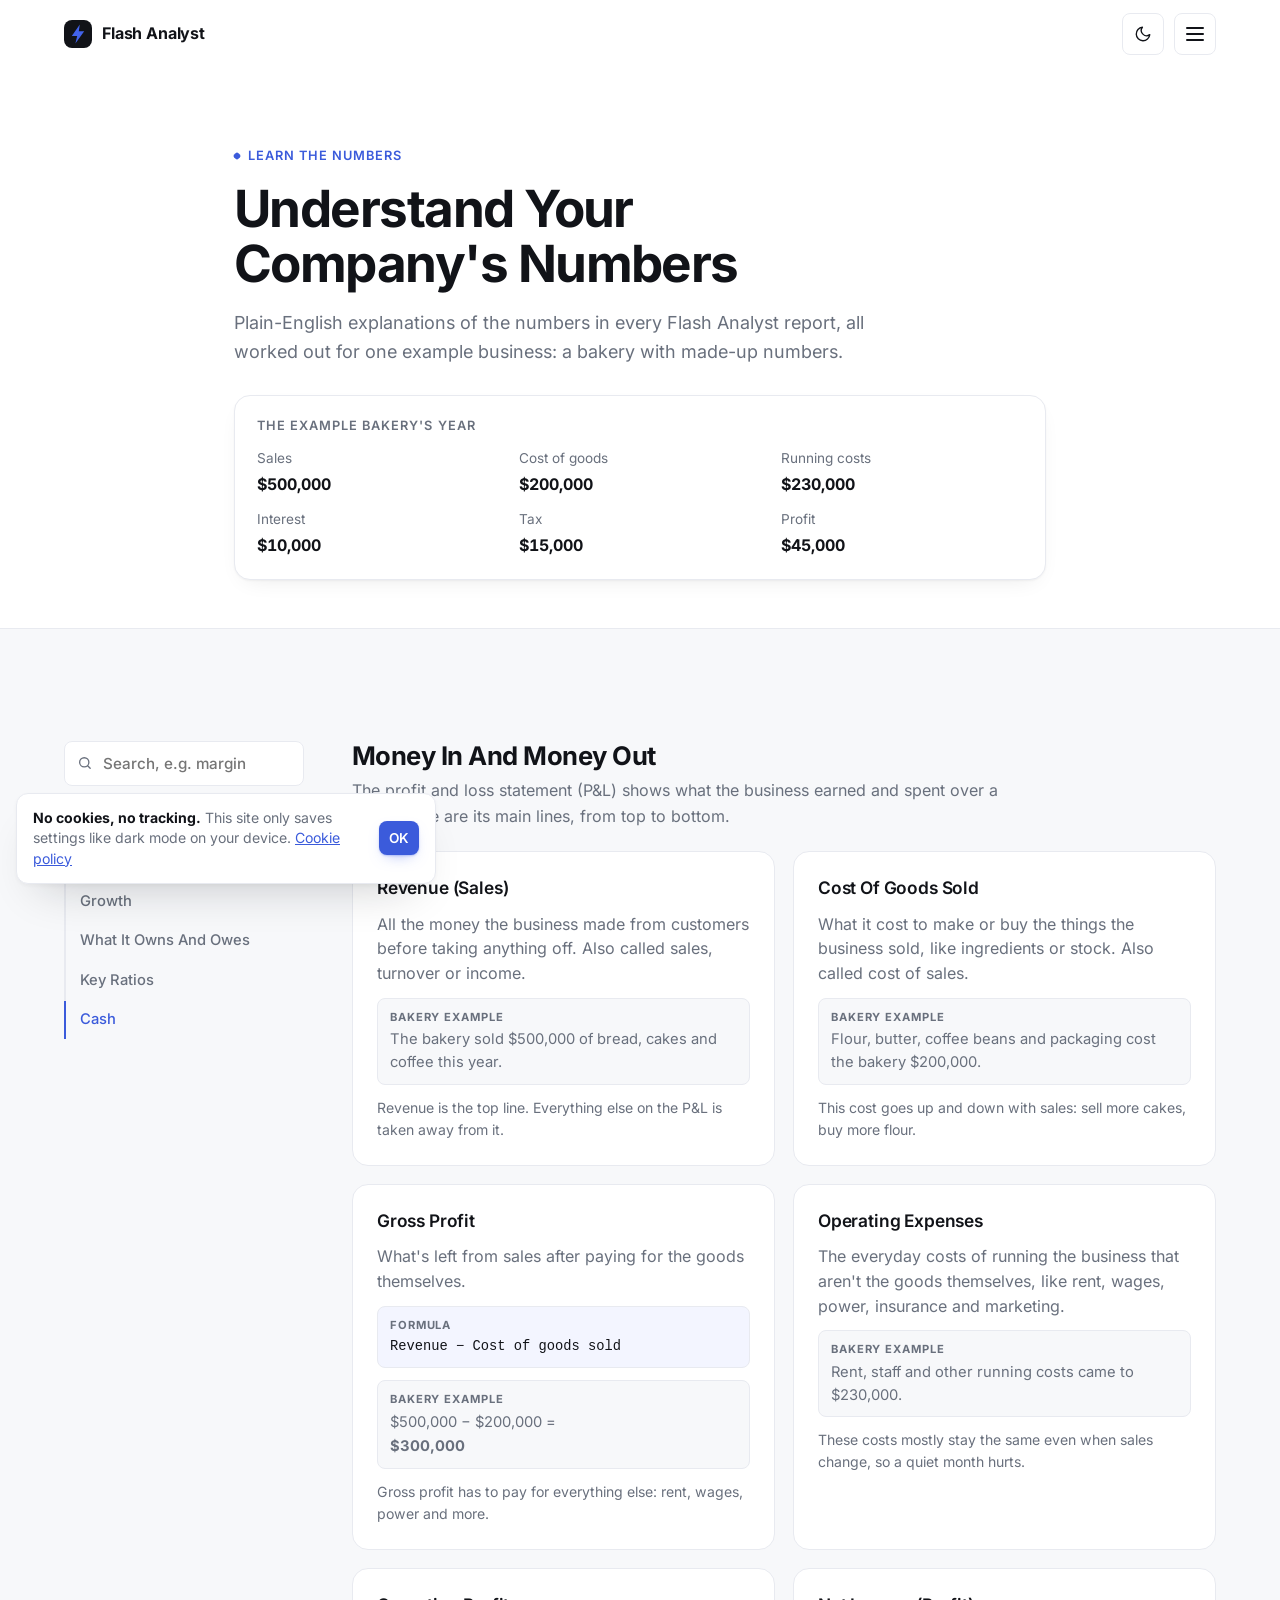
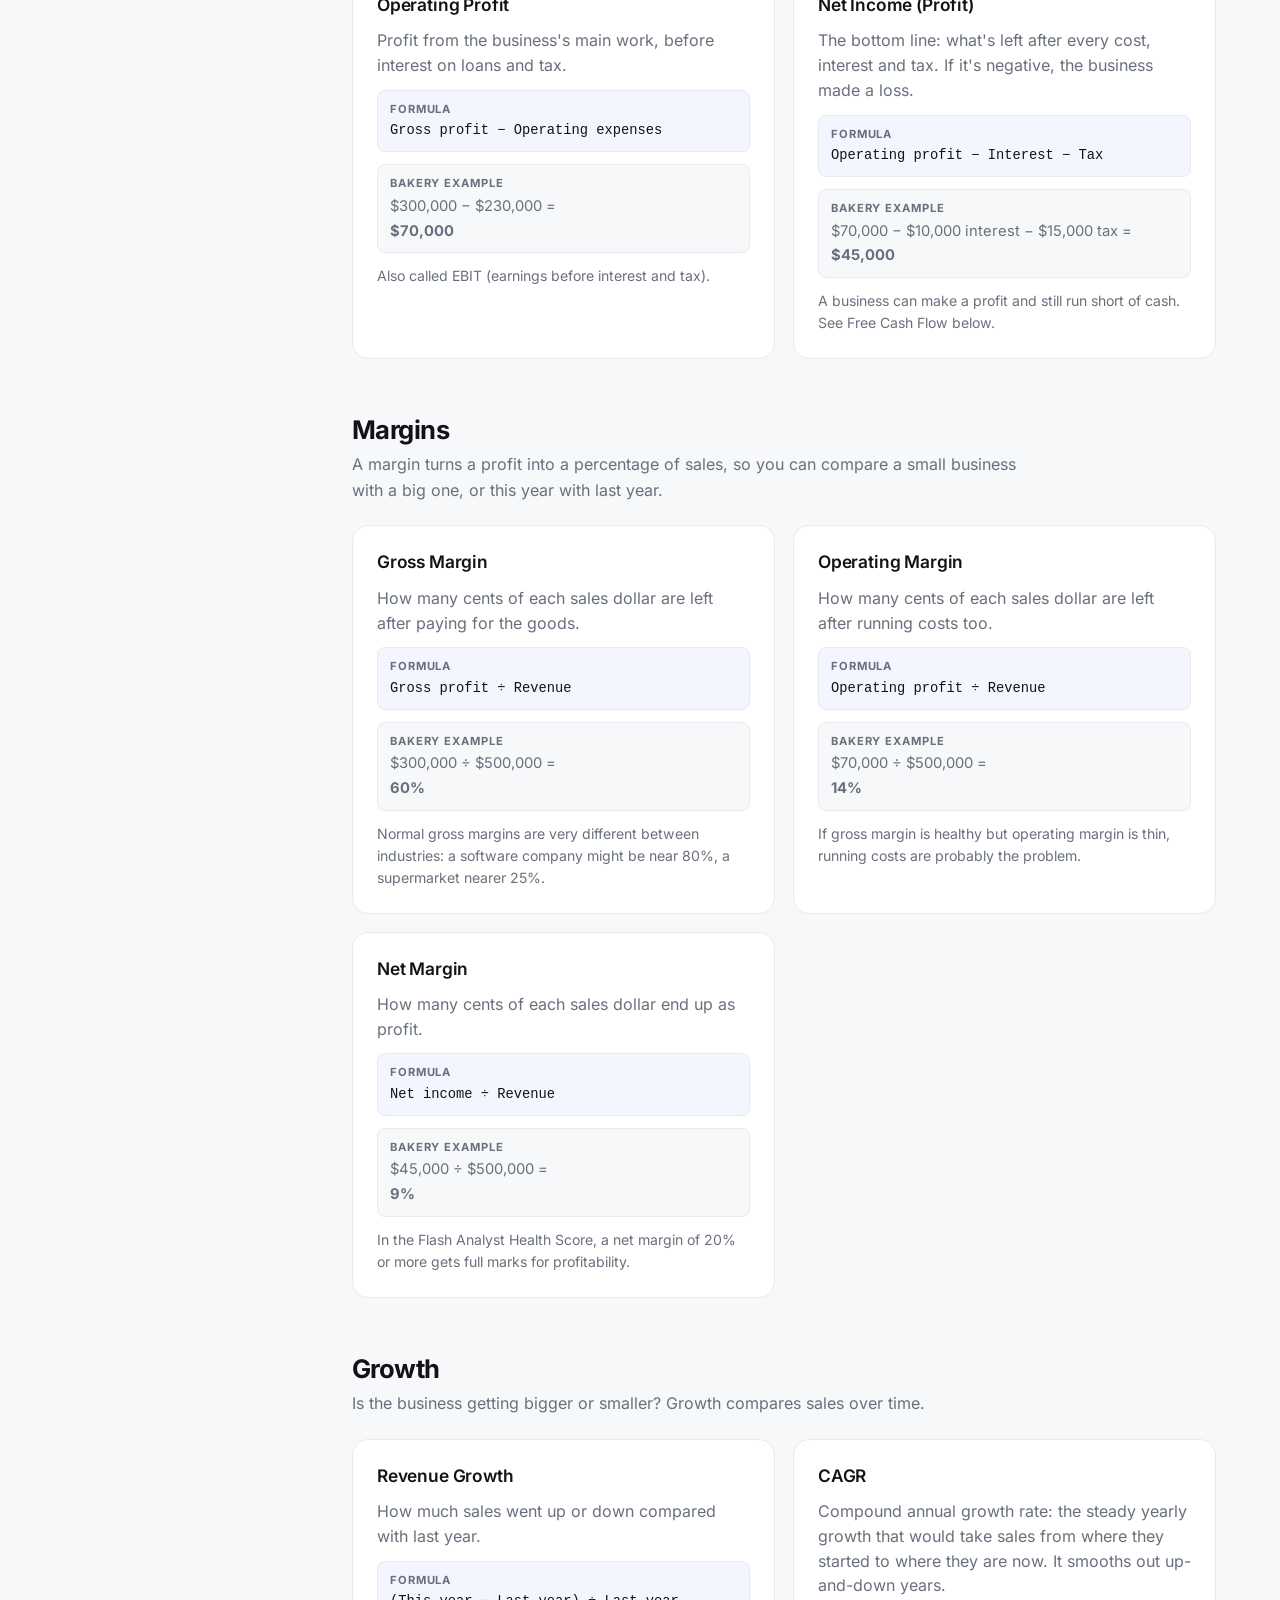
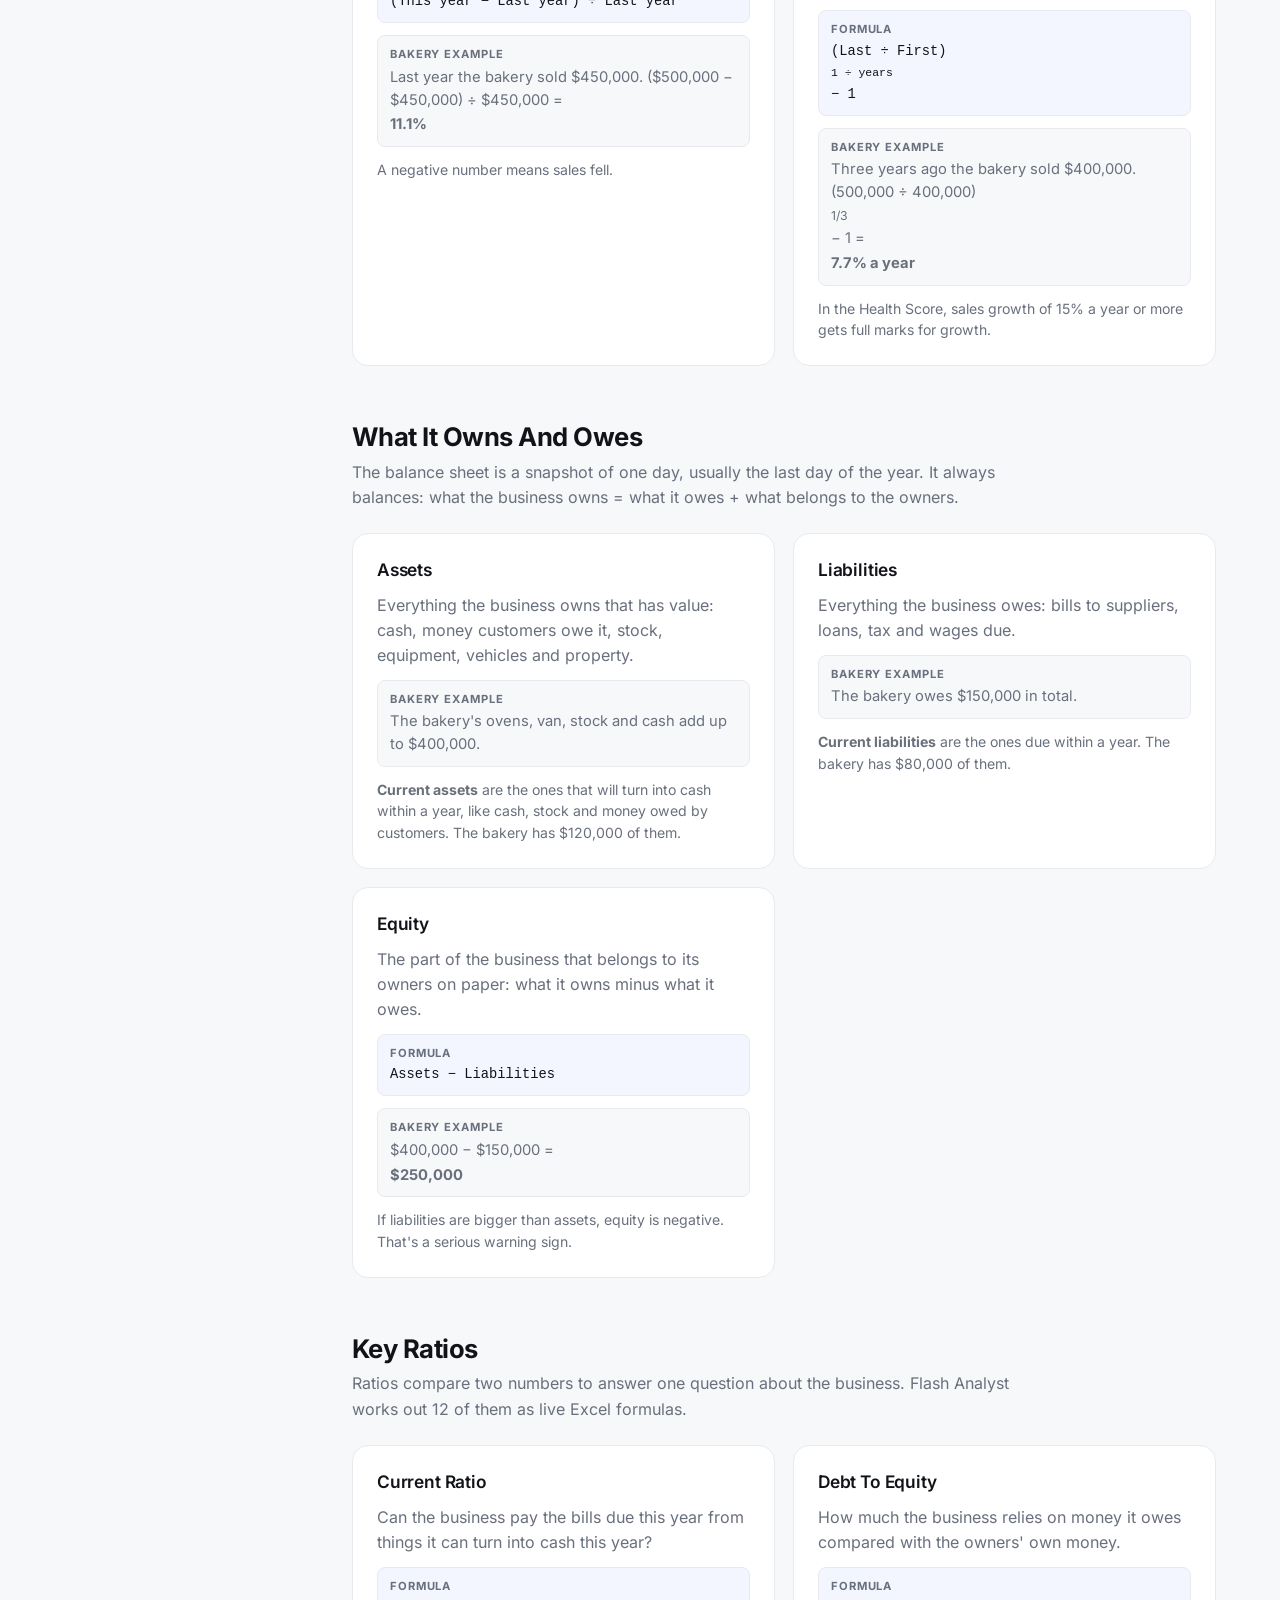
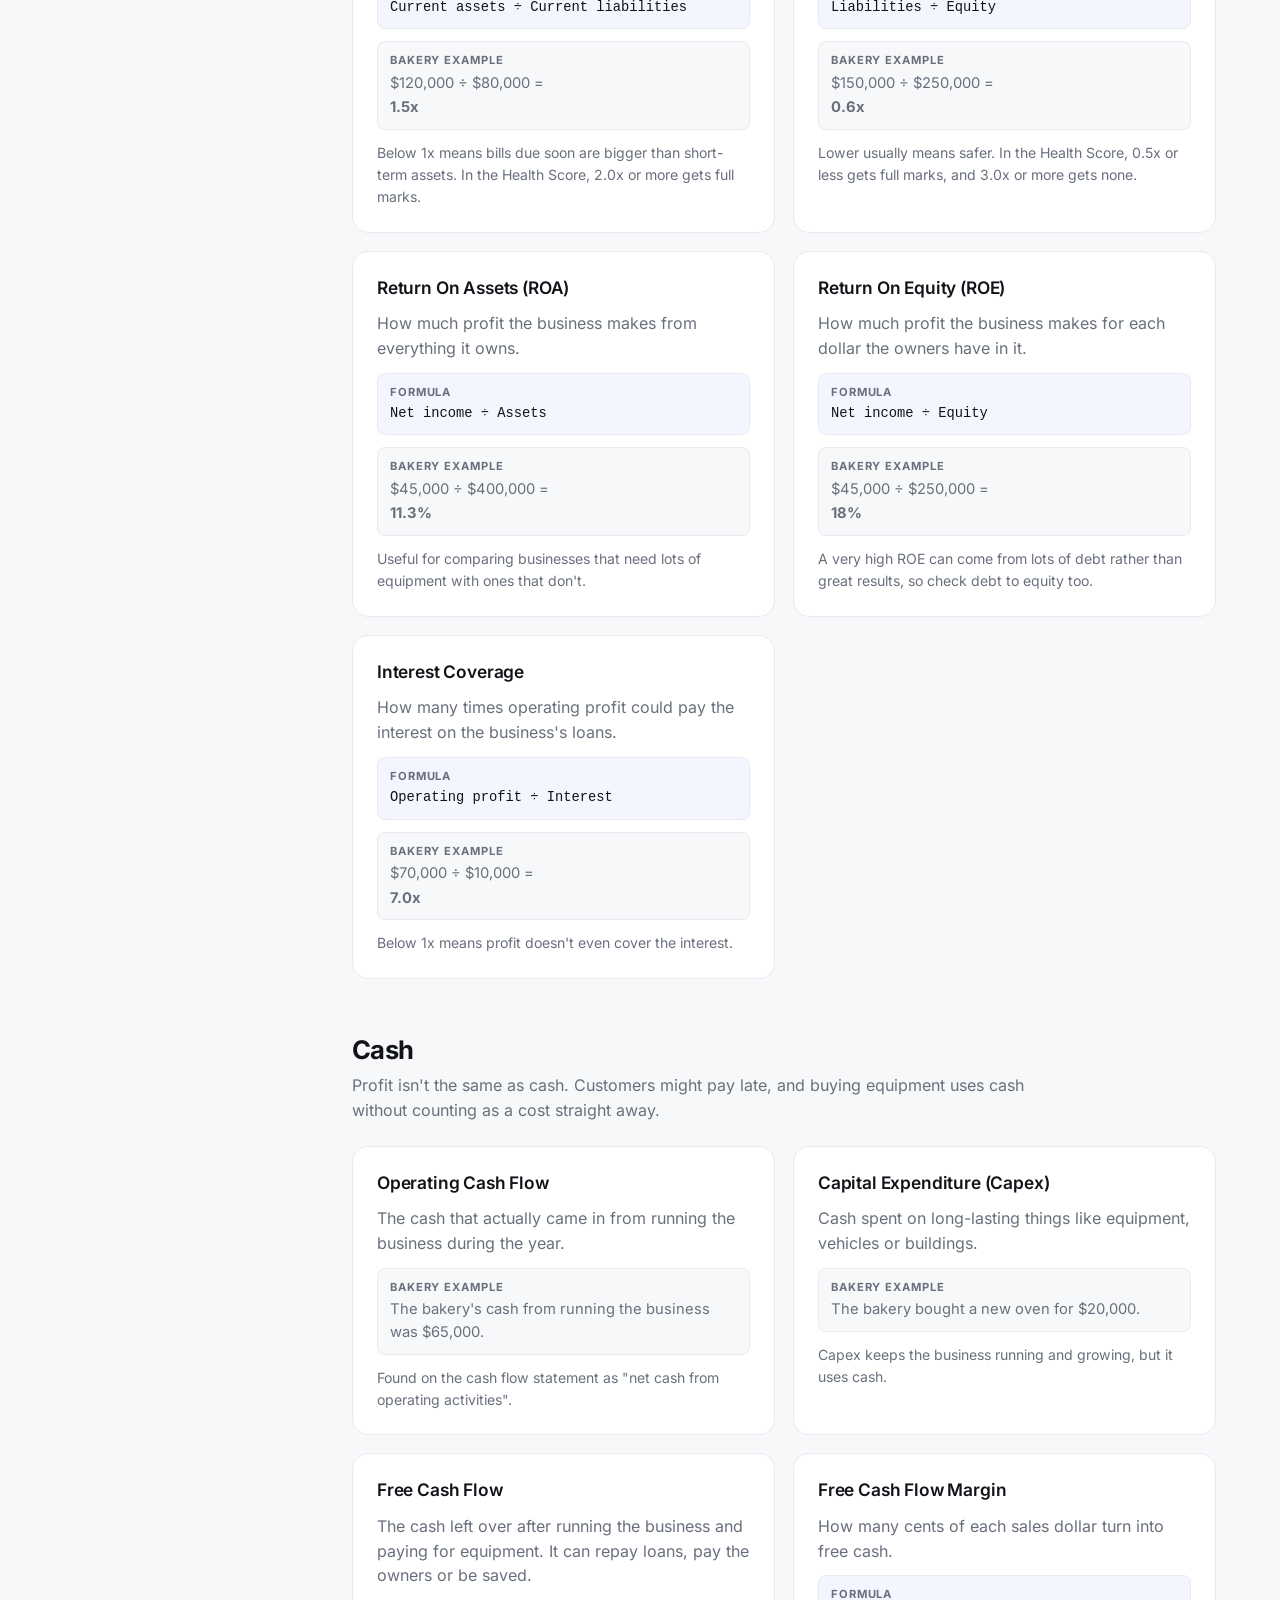
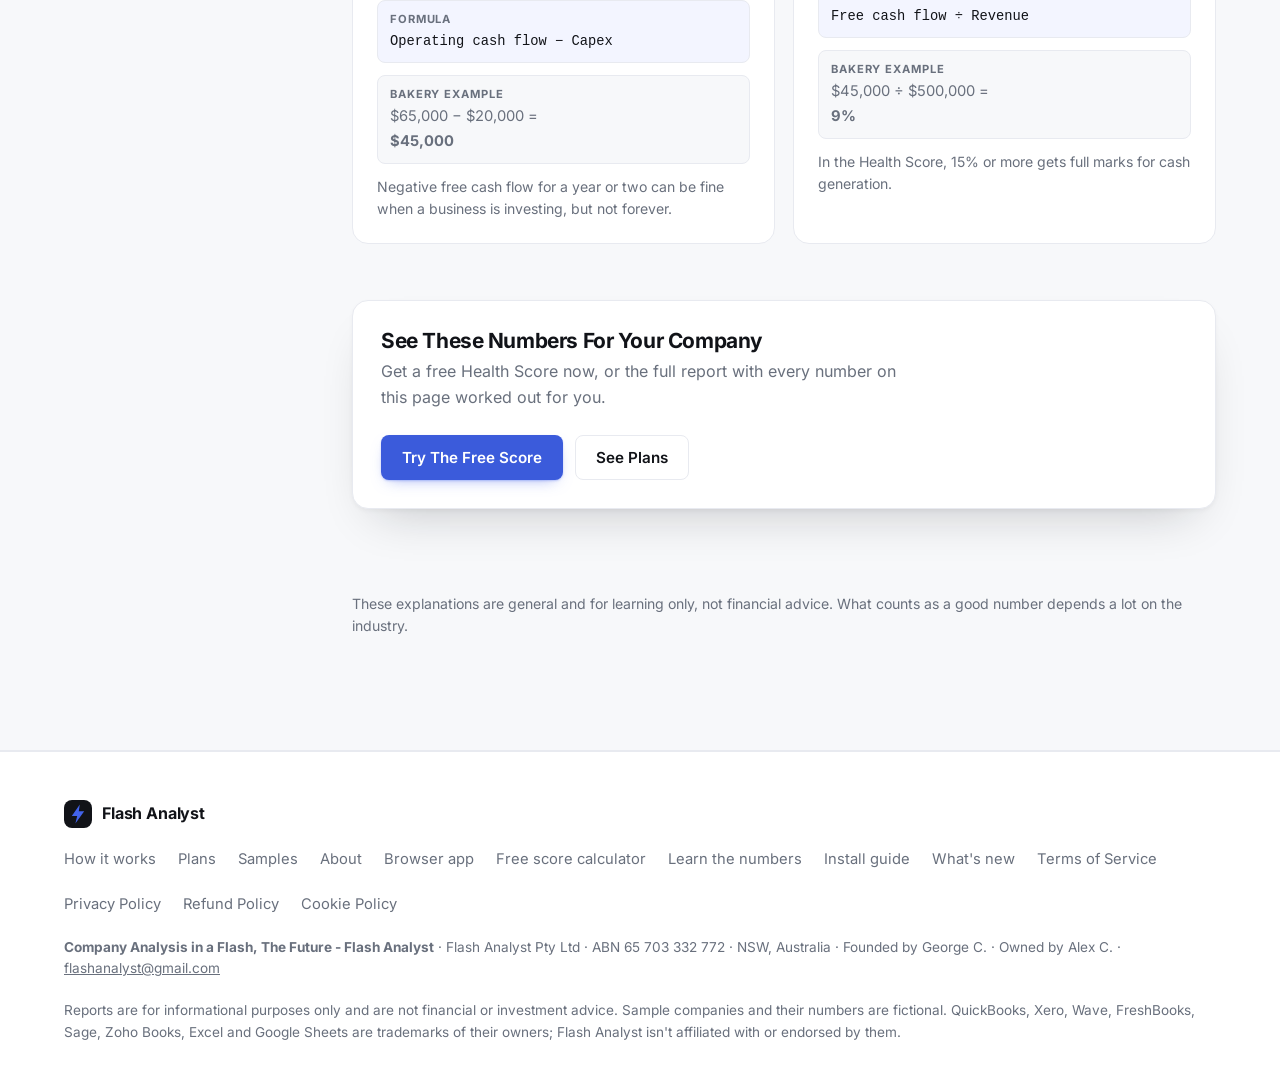
<file: learn.html>
<!doctype html>
<html lang="en">
<head>
<meta charset="utf-8">
<!-- security-meta -->
<meta http-equiv="Content-Security-Policy" content="default-src 'self'; script-src 'self' 'wasm-unsafe-eval' 'sha256-zs/Up6YojxygR/UOfwFkr8W0VqMsmkWAvPvNt+yhCFI=' 'sha256-+Et9iwy6Wb6lGEf8eNKyPoPJKpeBqmJbPBoutgP50Sk='; style-src 'self' 'unsafe-inline'; img-src 'self' data: blob:; font-src 'self'; connect-src 'self' https://api.lemonsqueezy.com; worker-src 'self' blob:; object-src 'none'; base-uri 'self'; form-action 'self'; upgrade-insecure-requests">
<meta name="referrer" content="strict-origin-when-cross-origin">
<!-- security-meta -->
<meta name="viewport" content="width=device-width, initial-scale=1, viewport-fit=cover">
<title>Learn The Numbers · Flash Analyst</title>
<meta name="description" content="Plain-English explanations of revenue, margins, growth, ratios and cash flow, with worked examples.">
<meta property="og:type" content="website">
<meta property="og:site_name" content="Flash Analyst">
<meta property="og:title" content="Learn The Numbers · Flash Analyst">
<meta property="og:description" content="A finished, professional Excel report from your company's numbers in under a second: health score, key ratios, charts, plain-English insights and a 3-year forecast.">
<meta property="og:url" content="https://georgesfc421-ops.github.io/company-analysis-in-a-flash/learn.html">
<meta property="og:image" content="https://georgesfc421-ops.github.io/company-analysis-in-a-flash/images/og.png">
<meta property="og:image:width" content="1200">
<meta property="og:image:height" content="630">
<meta name="twitter:card" content="summary_large_image">
<link rel="icon" href="data:image/svg+xml,%3Csvg xmlns=%27http://www.w3.org/2000/svg%27 viewBox=%270 0 32 32%27%3E%3Crect width=%2732%27 height=%2732%27 rx=%278%27 fill=%27%23111318%27/%3E%3Cpath d=%27M18 5 9 18h6l-2 9 10-14h-6z%27 fill=%27%234263EB%27/%3E%3C/svg%3E">
<link rel="preload" href="assets/fonts/inter-latin-400-normal.woff2" as="font" type="font/woff2" crossorigin>
<link rel="stylesheet" href="assets/site.css">
<script>try { var t = localStorage.getItem("fa-theme"); if (t) document.documentElement.dataset.theme = t; } catch (e) {}</script>
</head>
<body>
<a class="skip" href="#main">Skip to content</a>

<header class="nav" id="top">
  <div class="wrap">
    <a class="brand" href="./" aria-label="Flash Analyst home">
      <svg class="logo" viewBox="0 0 28 28" aria-hidden="true"><rect width="28" height="28" rx="8" fill="#111318"/><path d="M15.8 4.5 7.8 16h5.4l-1.8 7.5 8.8-12.2h-5.4z" fill="#4263EB"/></svg>
      Flash Analyst
    </a>
    <nav aria-label="Main">
      <ul class="nav-links">
        <li><a href="./#how">How It Works</a></li>
        <li><a href="./#report">The Report</a></li>
        <li><a href="./#pro">Pro</a></li>
        <li><a href="./#plans">Plans</a></li>
        <li><a href="./#samples">Samples</a></li>
        <li><a href="./#about">About</a></li>
        <li><a href="./#faq">FAQ</a></li>
        <li><a href="app.html">App</a></li>
        <li><a href="calculator.html">Free Score</a></li>
        <li><a href="learn.html" aria-current="page">Learn</a></li>
        <li><a href="install.html">Install</a></li>
        <li><a href="changelog.html">What's New</a></li>
      </ul>
    </nav>
    <div class="nav-cta">
      <button class="theme-btn" id="theme-btn" type="button" aria-label="Switch between light and dark mode"><svg class="moon" width="18" height="18" viewBox="0 0 24 24" fill="none" stroke="currentColor" stroke-width="1.8" stroke-linecap="round" stroke-linejoin="round"><path d="M21 12.8A9 9 0 1 1 11.2 3a7 7 0 0 0 9.8 9.8z"/></svg><svg class="sun" width="18" height="18" viewBox="0 0 24 24" fill="none" stroke="currentColor" stroke-width="1.8" stroke-linecap="round"><circle cx="12" cy="12" r="4"/><path d="M12 2v2M12 20v2M4.9 4.9l1.4 1.4M17.7 17.7l1.4 1.4M2 12h2M20 12h2M4.9 19.1l1.4-1.4M17.7 6.3l1.4-1.4"/></svg></button>
      <a class="btn btn-primary" href="./#plans">Get Flash Analyst</a>
      <button class="menu-btn" id="menu-btn" type="button" aria-expanded="false" aria-controls="mobile-menu" aria-label="Open menu"><span></span></button>
    </div>
  </div>
  <nav class="mobile-menu" id="mobile-menu" aria-label="Mobile" hidden>
    <ul>
      <li><a href="./#how">How It Works</a></li>
      <li><a href="./#report">The Report</a></li>
      <li><a href="./#pro">Pro</a></li>
      <li><a href="./#plans">Plans</a></li>
      <li><a href="./#samples">Samples</a></li>
      <li><a href="./#about">About</a></li>
      <li><a href="./#faq">FAQ</a></li>
      <li><a href="app.html">App</a></li>
      <li><a href="calculator.html">Free Score</a></li>
      <li><a href="learn.html" aria-current="page">Learn</a></li>
      <li><a href="install.html">Install</a></li>
      <li><a href="changelog.html">What's New</a></li>
      <li><a class="btn btn-primary" href="./#plans">Get Flash Analyst</a></li>
    </ul>
  </nav>
</header>

<main id="main" tabindex="-1">
<section class="section page-hero">
  <div class="wrap narrow">
    <p class="eyebrow">Learn the numbers</p>
    <h1 class="page-title">Understand Your Company's Numbers</h1>
    <p class="lead-text">Plain-English explanations of the numbers in every Flash Analyst report, all worked out for one example business: a bakery with made-up numbers.</p>
    <div class="bakery">
      <p class="bakery-title">The example bakery's year</p>
      <dl>
        <div><dt>Sales</dt><dd>$500,000</dd></div>
        <div><dt>Cost of goods</dt><dd>$200,000</dd></div>
        <div><dt>Running costs</dt><dd>$230,000</dd></div>
        <div><dt>Interest</dt><dd>$10,000</dd></div>
        <div><dt>Tax</dt><dd>$15,000</dd></div>
        <div><dt>Profit</dt><dd>$45,000</dd></div>
      </dl>
    </div>
  </div>
</section>

<section class="section soft learn-section">
  <div class="wrap">
    <div class="learn">
      <aside class="learn-side">
        <label class="learn-search"><span class="sr-only">Search the numbers</span>
          <svg width="18" height="18" viewBox="0 0 24 24" fill="none" stroke="currentColor" stroke-width="2" stroke-linecap="round" aria-hidden="true"><circle cx="11" cy="11" r="7"/><path d="m20 20-3.5-3.5"/></svg>
          <input type="search" id="learn-q" placeholder="Search, e.g. margin" autocomplete="off">
        </label>
        <nav class="learn-toc" aria-label="Topics">
          <ul>
          <li><a href="#money-in-out">Money In And Money Out</a></li>
          <li><a href="#margins">Margins</a></li>
          <li><a href="#growth">Growth</a></li>
          <li><a href="#balance-sheet">What It Owns And Owes</a></li>
          <li><a href="#ratios">Key Ratios</a></li>
          <li><a href="#cash">Cash</a></li>
          </ul>
        </nav>
      </aside>
      <div class="learn-body">
        <div class="learn-group" id="money-in-out">
          <h2>Money In And Money Out</h2>
          <p class="group-intro">The profit and loss statement (P&L) shows what the business earned and spent over a year. These are its main lines, from top to bottom.</p>
          <div class="terms">
          <article class="gterm" id="revenue">
            <h3>Revenue (Sales)</h3>
            <p>All the money the business made from customers before taking anything off. Also called sales, turnover or income.</p>
            <p class="example"><span>Bakery example</span>The bakery sold $500,000 of bread, cakes and coffee this year.</p>
            <p class="tip">Revenue is the top line. Everything else on the P&L is taken away from it.</p>
          </article>
          <article class="gterm" id="cogs">
            <h3>Cost Of Goods Sold</h3>
            <p>What it cost to make or buy the things the business sold, like ingredients or stock. Also called cost of sales.</p>
            <p class="example"><span>Bakery example</span>Flour, butter, coffee beans and packaging cost the bakery $200,000.</p>
            <p class="tip">This cost goes up and down with sales: sell more cakes, buy more flour.</p>
          </article>
          <article class="gterm" id="gross-profit">
            <h3>Gross Profit</h3>
            <p>What's left from sales after paying for the goods themselves.</p>
            <p class="formula"><span>Formula</span>Revenue − Cost of goods sold</p>
            <p class="example"><span>Bakery example</span>$500,000 − $200,000 = <b>$300,000</b></p>
            <p class="tip">Gross profit has to pay for everything else: rent, wages, power and more.</p>
          </article>
          <article class="gterm" id="opex">
            <h3>Operating Expenses</h3>
            <p>The everyday costs of running the business that aren't the goods themselves, like rent, wages, power, insurance and marketing.</p>
            <p class="example"><span>Bakery example</span>Rent, staff and other running costs came to $230,000.</p>
            <p class="tip">These costs mostly stay the same even when sales change, so a quiet month hurts.</p>
          </article>
          <article class="gterm" id="operating-profit">
            <h3>Operating Profit</h3>
            <p>Profit from the business's main work, before interest on loans and tax.</p>
            <p class="formula"><span>Formula</span>Gross profit − Operating expenses</p>
            <p class="example"><span>Bakery example</span>$300,000 − $230,000 = <b>$70,000</b></p>
            <p class="tip">Also called EBIT (earnings before interest and tax).</p>
          </article>
          <article class="gterm" id="net-income">
            <h3>Net Income (Profit)</h3>
            <p>The bottom line: what's left after every cost, interest and tax. If it's negative, the business made a loss.</p>
            <p class="formula"><span>Formula</span>Operating profit − Interest − Tax</p>
            <p class="example"><span>Bakery example</span>$70,000 − $10,000 interest − $15,000 tax = <b>$45,000</b></p>
            <p class="tip">A business can make a profit and still run short of cash. See Free Cash Flow below.</p>
          </article>
          </div>
        </div>
        <div class="learn-group" id="margins">
          <h2>Margins</h2>
          <p class="group-intro">A margin turns a profit into a percentage of sales, so you can compare a small business with a big one, or this year with last year.</p>
          <div class="terms">
          <article class="gterm" id="gross-margin">
            <h3>Gross Margin</h3>
            <p>How many cents of each sales dollar are left after paying for the goods.</p>
            <p class="formula"><span>Formula</span>Gross profit ÷ Revenue</p>
            <p class="example"><span>Bakery example</span>$300,000 ÷ $500,000 = <b>60%</b></p>
            <p class="tip">Normal gross margins are very different between industries: a software company might be near 80%, a supermarket nearer 25%.</p>
          </article>
          <article class="gterm" id="operating-margin">
            <h3>Operating Margin</h3>
            <p>How many cents of each sales dollar are left after running costs too.</p>
            <p class="formula"><span>Formula</span>Operating profit ÷ Revenue</p>
            <p class="example"><span>Bakery example</span>$70,000 ÷ $500,000 = <b>14%</b></p>
            <p class="tip">If gross margin is healthy but operating margin is thin, running costs are probably the problem.</p>
          </article>
          <article class="gterm" id="net-margin">
            <h3>Net Margin</h3>
            <p>How many cents of each sales dollar end up as profit.</p>
            <p class="formula"><span>Formula</span>Net income ÷ Revenue</p>
            <p class="example"><span>Bakery example</span>$45,000 ÷ $500,000 = <b>9%</b></p>
            <p class="tip">In the Flash Analyst Health Score, a net margin of 20% or more gets full marks for profitability.</p>
          </article>
          </div>
        </div>
        <div class="learn-group" id="growth">
          <h2>Growth</h2>
          <p class="group-intro">Is the business getting bigger or smaller? Growth compares sales over time.</p>
          <div class="terms">
          <article class="gterm" id="revenue-growth">
            <h3>Revenue Growth</h3>
            <p>How much sales went up or down compared with last year.</p>
            <p class="formula"><span>Formula</span>(This year − Last year) ÷ Last year</p>
            <p class="example"><span>Bakery example</span>Last year the bakery sold $450,000. ($500,000 − $450,000) ÷ $450,000 = <b>11.1%</b></p>
            <p class="tip">A negative number means sales fell.</p>
          </article>
          <article class="gterm" id="cagr">
            <h3>CAGR</h3>
            <p>Compound annual growth rate: the steady yearly growth that would take sales from where they started to where they are now. It smooths out up-and-down years.</p>
            <p class="formula"><span>Formula</span>(Last ÷ First)<sup>1 ÷ years</sup> − 1</p>
            <p class="example"><span>Bakery example</span>Three years ago the bakery sold $400,000. (500,000 ÷ 400,000)<sup>1/3</sup> − 1 = <b>7.7% a year</b></p>
            <p class="tip">In the Health Score, sales growth of 15% a year or more gets full marks for growth.</p>
          </article>
          </div>
        </div>
        <div class="learn-group" id="balance-sheet">
          <h2>What It Owns And Owes</h2>
          <p class="group-intro">The balance sheet is a snapshot of one day, usually the last day of the year. It always balances: what the business owns = what it owes + what belongs to the owners.</p>
          <div class="terms">
          <article class="gterm" id="assets">
            <h3>Assets</h3>
            <p>Everything the business owns that has value: cash, money customers owe it, stock, equipment, vehicles and property.</p>
            <p class="example"><span>Bakery example</span>The bakery's ovens, van, stock and cash add up to $400,000.</p>
            <p class="tip"><b>Current assets</b> are the ones that will turn into cash within a year, like cash, stock and money owed by customers. The bakery has $120,000 of them.</p>
          </article>
          <article class="gterm" id="liabilities">
            <h3>Liabilities</h3>
            <p>Everything the business owes: bills to suppliers, loans, tax and wages due.</p>
            <p class="example"><span>Bakery example</span>The bakery owes $150,000 in total.</p>
            <p class="tip"><b>Current liabilities</b> are the ones due within a year. The bakery has $80,000 of them.</p>
          </article>
          <article class="gterm" id="equity">
            <h3>Equity</h3>
            <p>The part of the business that belongs to its owners on paper: what it owns minus what it owes.</p>
            <p class="formula"><span>Formula</span>Assets − Liabilities</p>
            <p class="example"><span>Bakery example</span>$400,000 − $150,000 = <b>$250,000</b></p>
            <p class="tip">If liabilities are bigger than assets, equity is negative. That's a serious warning sign.</p>
          </article>
          </div>
        </div>
        <div class="learn-group" id="ratios">
          <h2>Key Ratios</h2>
          <p class="group-intro">Ratios compare two numbers to answer one question about the business. Flash Analyst works out 12 of them as live Excel formulas.</p>
          <div class="terms">
          <article class="gterm" id="current-ratio">
            <h3>Current Ratio</h3>
            <p>Can the business pay the bills due this year from things it can turn into cash this year?</p>
            <p class="formula"><span>Formula</span>Current assets ÷ Current liabilities</p>
            <p class="example"><span>Bakery example</span>$120,000 ÷ $80,000 = <b>1.5x</b></p>
            <p class="tip">Below 1x means bills due soon are bigger than short-term assets. In the Health Score, 2.0x or more gets full marks.</p>
          </article>
          <article class="gterm" id="debt-to-equity">
            <h3>Debt To Equity</h3>
            <p>How much the business relies on money it owes compared with the owners' own money.</p>
            <p class="formula"><span>Formula</span>Liabilities ÷ Equity</p>
            <p class="example"><span>Bakery example</span>$150,000 ÷ $250,000 = <b>0.6x</b></p>
            <p class="tip">Lower usually means safer. In the Health Score, 0.5x or less gets full marks, and 3.0x or more gets none.</p>
          </article>
          <article class="gterm" id="roa">
            <h3>Return On Assets (ROA)</h3>
            <p>How much profit the business makes from everything it owns.</p>
            <p class="formula"><span>Formula</span>Net income ÷ Assets</p>
            <p class="example"><span>Bakery example</span>$45,000 ÷ $400,000 = <b>11.3%</b></p>
            <p class="tip">Useful for comparing businesses that need lots of equipment with ones that don't.</p>
          </article>
          <article class="gterm" id="roe">
            <h3>Return On Equity (ROE)</h3>
            <p>How much profit the business makes for each dollar the owners have in it.</p>
            <p class="formula"><span>Formula</span>Net income ÷ Equity</p>
            <p class="example"><span>Bakery example</span>$45,000 ÷ $250,000 = <b>18%</b></p>
            <p class="tip">A very high ROE can come from lots of debt rather than great results, so check debt to equity too.</p>
          </article>
          <article class="gterm" id="interest-coverage">
            <h3>Interest Coverage</h3>
            <p>How many times operating profit could pay the interest on the business's loans.</p>
            <p class="formula"><span>Formula</span>Operating profit ÷ Interest</p>
            <p class="example"><span>Bakery example</span>$70,000 ÷ $10,000 = <b>7.0x</b></p>
            <p class="tip">Below 1x means profit doesn't even cover the interest.</p>
          </article>
          </div>
        </div>
        <div class="learn-group" id="cash">
          <h2>Cash</h2>
          <p class="group-intro">Profit isn't the same as cash. Customers might pay late, and buying equipment uses cash without counting as a cost straight away.</p>
          <div class="terms">
          <article class="gterm" id="operating-cash-flow">
            <h3>Operating Cash Flow</h3>
            <p>The cash that actually came in from running the business during the year.</p>
            <p class="example"><span>Bakery example</span>The bakery's cash from running the business was $65,000.</p>
            <p class="tip">Found on the cash flow statement as "net cash from operating activities".</p>
          </article>
          <article class="gterm" id="capex">
            <h3>Capital Expenditure (Capex)</h3>
            <p>Cash spent on long-lasting things like equipment, vehicles or buildings.</p>
            <p class="example"><span>Bakery example</span>The bakery bought a new oven for $20,000.</p>
            <p class="tip">Capex keeps the business running and growing, but it uses cash.</p>
          </article>
          <article class="gterm" id="free-cash-flow">
            <h3>Free Cash Flow</h3>
            <p>The cash left over after running the business and paying for equipment. It can repay loans, pay the owners or be saved.</p>
            <p class="formula"><span>Formula</span>Operating cash flow − Capex</p>
            <p class="example"><span>Bakery example</span>$65,000 − $20,000 = <b>$45,000</b></p>
            <p class="tip">Negative free cash flow for a year or two can be fine when a business is investing, but not forever.</p>
          </article>
          <article class="gterm" id="fcf-margin">
            <h3>Free Cash Flow Margin</h3>
            <p>How many cents of each sales dollar turn into free cash.</p>
            <p class="formula"><span>Formula</span>Free cash flow ÷ Revenue</p>
            <p class="example"><span>Bakery example</span>$45,000 ÷ $500,000 = <b>9%</b></p>
            <p class="tip">In the Health Score, 15% or more gets full marks for cash generation.</p>
          </article>
          </div>
        </div>
        <p class="learn-empty" id="learn-empty" hidden>Nothing matches that search. Try a word like profit, cash or ratio.</p>
        <div class="learn-cta">
          <div>
            <h2>See These Numbers For Your Company</h2>
            <p>Get a free Health Score now, or the full report with every number on this page worked out for you.</p>
          </div>
          <div class="learn-cta-btns">
            <a class="btn btn-primary" href="calculator.html">Try The Free Score</a>
            <a class="btn btn-secondary" href="./#plans">See Plans</a>
          </div>
        </div>
        <p class="calc-note">These explanations are general and for learning only, not financial advice. What counts as a good number depends a lot on the industry.</p>
      </div>
    </div>
  </div>
</section>
</main>

<footer>
  <div class="wrap">
    <div class="foot-top">
      <a class="brand" href="./">
        <svg class="logo" viewBox="0 0 28 28" aria-hidden="true"><rect width="28" height="28" rx="8" fill="#111318"/><path d="M15.8 4.5 7.8 16h5.4l-1.8 7.5 8.8-12.2h-5.4z" fill="#4263EB"/></svg>
        Flash Analyst
      </a>
      <nav aria-label="Footer">
        <a href="./#how">How it works</a>
        <a href="./#plans">Plans</a>
        <a href="./#samples">Samples</a>
        <a href="./#about">About</a>
        <a href="app.html">Browser app</a>
        <a href="calculator.html">Free score calculator</a>
        <a href="learn.html">Learn the numbers</a>
        <a href="install.html">Install guide</a>
        <a href="changelog.html">What's new</a>
        <a href="terms.html">Terms of Service</a>
        <a href="privacy.html">Privacy Policy</a>
        <a href="refunds.html">Refund Policy</a>
        <a href="cookies.html">Cookie Policy</a>
      </nav>
    </div>
    <p><b>Company Analysis in a Flash, The Future - Flash Analyst</b> · Flash Analyst Pty Ltd · ABN 65 703 332 772 · NSW, Australia · Founded by George C. · Owned by Alex C. · <a href="mailto:flashanalyst@gmail.com">flashanalyst@gmail.com</a></p>
    <p>Reports are for informational purposes only and are not financial or investment advice. Sample companies and their numbers are fictional. QuickBooks, Xero, Wave, FreshBooks, Sage, Zoho Books, Excel and Google Sheets are trademarks of their owners; Flash Analyst isn't affiliated with or endorsed by them.</p>
  </div>
</footer>

<script>
(() => {
  // Filter the terms as you type
  const q = document.getElementById("learn-q");
  const terms = [...document.querySelectorAll(".gterm")];
  const groups = [...document.querySelectorAll(".learn-group")];
  const empty = document.getElementById("learn-empty");
  q.addEventListener("input", () => {
    const words = q.value.toLowerCase().trim().split(/\s+/).filter(Boolean);
    let any = false;
    terms.forEach(t => {
      const hit = words.every(w => t.textContent.toLowerCase().includes(w));
      t.hidden = !hit; any = any || hit;
    });
    groups.forEach(g => { g.hidden = !g.querySelector(".gterm:not([hidden])"); });
    empty.hidden = any;
  });
  // Highlight the topic you're reading
  const links = [...document.querySelectorAll(".learn-toc a")];
  if ("IntersectionObserver" in window) {
    const io = new IntersectionObserver(entries => {
      entries.forEach(e => {
        if (e.isIntersecting) links.forEach(a => a.classList.toggle("on", a.getAttribute("href") === "#" + e.target.id));
      });
    }, { rootMargin: "-30% 0px -60% 0px" });
    groups.forEach(g => io.observe(g));
  }
})();
</script>
<script src="assets/site.js"></script>
</body>
</html>
</file>
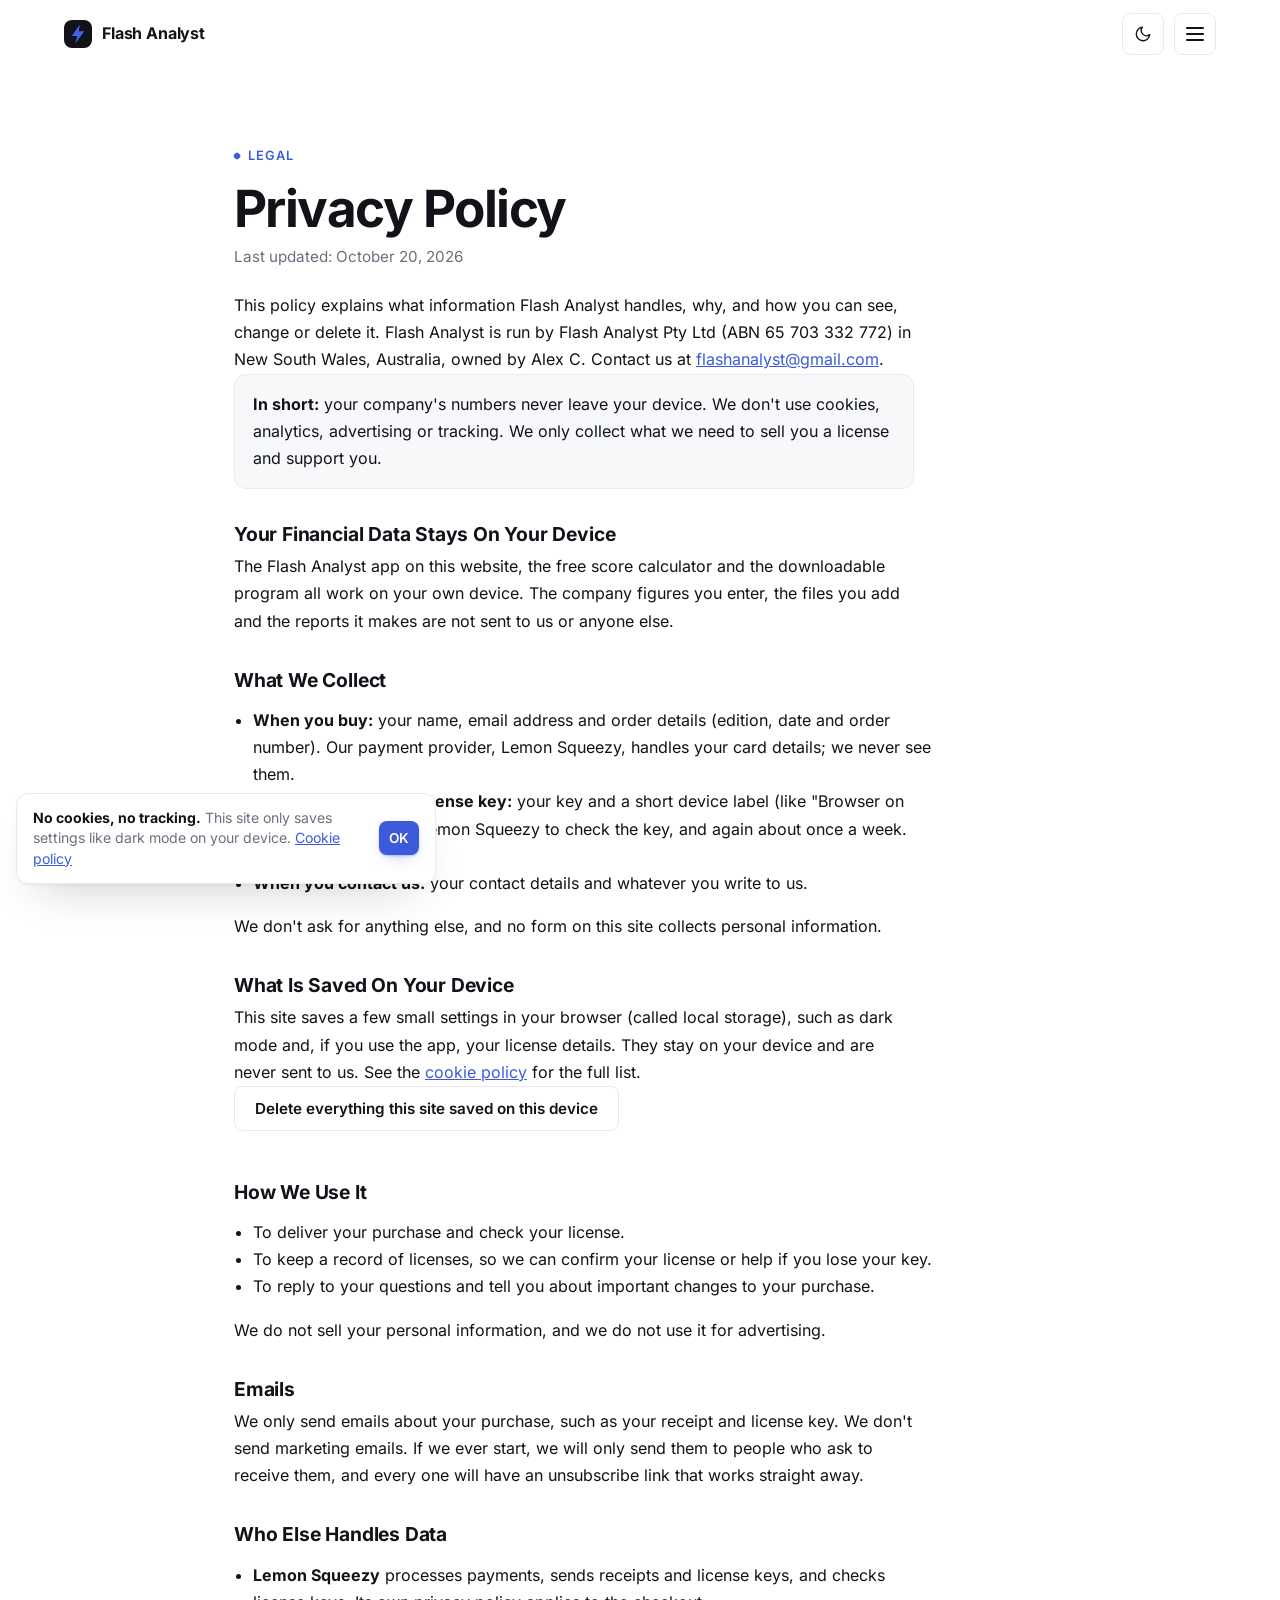
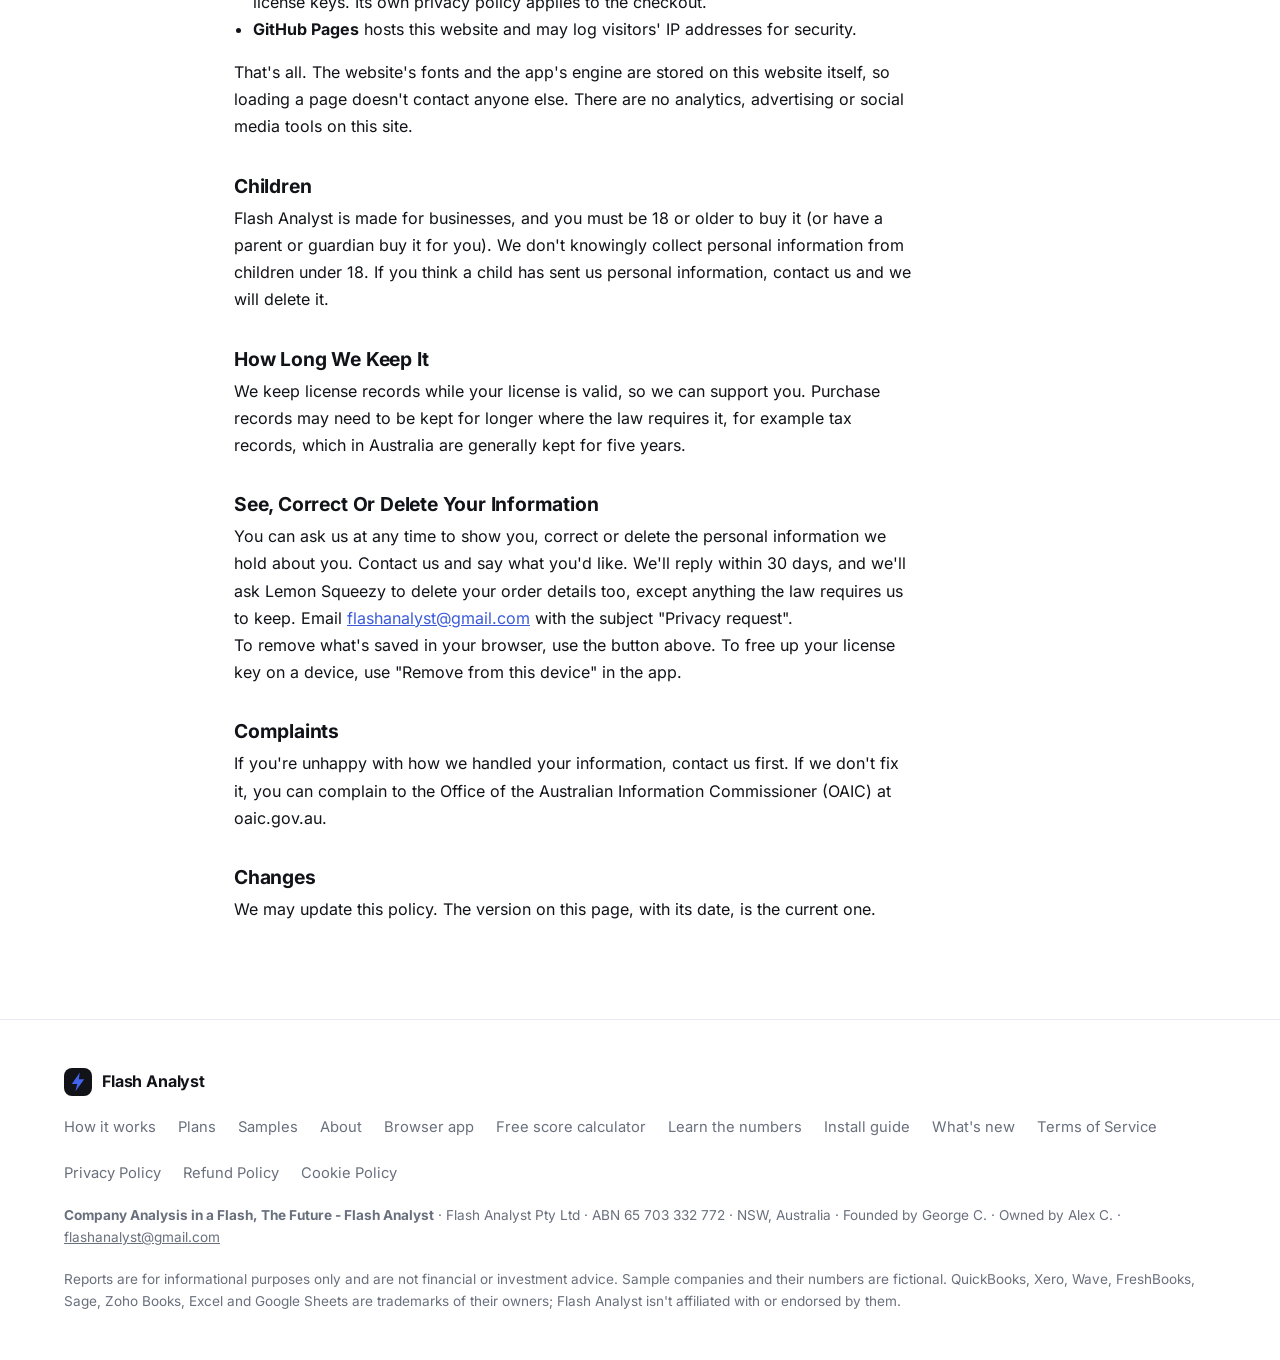
<file: privacy.html>
<!doctype html>
<html lang="en">
<head>
<meta charset="utf-8">
<!-- security-meta -->
<meta http-equiv="Content-Security-Policy" content="default-src 'self'; script-src 'self' 'wasm-unsafe-eval' 'sha256-zs/Up6YojxygR/UOfwFkr8W0VqMsmkWAvPvNt+yhCFI='; style-src 'self' 'unsafe-inline'; img-src 'self' data: blob:; font-src 'self'; connect-src 'self' https://api.lemonsqueezy.com; worker-src 'self' blob:; object-src 'none'; base-uri 'self'; form-action 'self'; upgrade-insecure-requests">
<meta name="referrer" content="strict-origin-when-cross-origin">
<!-- security-meta -->
<meta name="viewport" content="width=device-width, initial-scale=1, viewport-fit=cover">
<title>Privacy Policy · Flash Analyst</title>
<meta name="description" content="How Flash Analyst handles your information.">
<meta property="og:type" content="website">
<meta property="og:site_name" content="Flash Analyst">
<meta property="og:title" content="Privacy Policy · Flash Analyst">
<meta property="og:description" content="A finished, professional Excel report from your company's numbers in under a second: health score, key ratios, charts, plain-English insights and a 3-year forecast.">
<meta property="og:url" content="https://georgesfc421-ops.github.io/company-analysis-in-a-flash/privacy.html">
<meta property="og:image" content="https://georgesfc421-ops.github.io/company-analysis-in-a-flash/images/og.png">
<meta property="og:image:width" content="1200">
<meta property="og:image:height" content="630">
<meta name="twitter:card" content="summary_large_image">
<link rel="icon" href="data:image/svg+xml,%3Csvg xmlns=%27http://www.w3.org/2000/svg%27 viewBox=%270 0 32 32%27%3E%3Crect width=%2732%27 height=%2732%27 rx=%278%27 fill=%27%23111318%27/%3E%3Cpath d=%27M18 5 9 18h6l-2 9 10-14h-6z%27 fill=%27%234263EB%27/%3E%3C/svg%3E">
<link rel="preload" href="assets/fonts/inter-latin-400-normal.woff2" as="font" type="font/woff2" crossorigin>
<link rel="stylesheet" href="assets/site.css">
<script>try { var t = localStorage.getItem("fa-theme"); if (t) document.documentElement.dataset.theme = t; } catch (e) {}</script>
</head>
<body>
<a class="skip" href="#main">Skip to content</a>

<header class="nav" id="top">
  <div class="wrap">
    <a class="brand" href="./" aria-label="Flash Analyst home">
      <svg class="logo" viewBox="0 0 28 28" aria-hidden="true"><rect width="28" height="28" rx="8" fill="#111318"/><path d="M15.8 4.5 7.8 16h5.4l-1.8 7.5 8.8-12.2h-5.4z" fill="#4263EB"/></svg>
      Flash Analyst
    </a>
    <nav aria-label="Main">
      <ul class="nav-links">
        <li><a href="./#how">How It Works</a></li>
        <li><a href="./#report">The Report</a></li>
        <li><a href="./#pro">Pro</a></li>
        <li><a href="./#plans">Plans</a></li>
        <li><a href="./#samples">Samples</a></li>
        <li><a href="./#about">About</a></li>
        <li><a href="./#faq">FAQ</a></li>
        <li><a href="app.html">App</a></li>
        <li><a href="calculator.html">Free Score</a></li>
        <li><a href="learn.html">Learn</a></li>
        <li><a href="install.html">Install</a></li>
        <li><a href="changelog.html">What's New</a></li>
      </ul>
    </nav>
    <div class="nav-cta">
      <button class="theme-btn" id="theme-btn" type="button" aria-label="Switch between light and dark mode"><svg class="moon" width="18" height="18" viewBox="0 0 24 24" fill="none" stroke="currentColor" stroke-width="1.8" stroke-linecap="round" stroke-linejoin="round"><path d="M21 12.8A9 9 0 1 1 11.2 3a7 7 0 0 0 9.8 9.8z"/></svg><svg class="sun" width="18" height="18" viewBox="0 0 24 24" fill="none" stroke="currentColor" stroke-width="1.8" stroke-linecap="round"><circle cx="12" cy="12" r="4"/><path d="M12 2v2M12 20v2M4.9 4.9l1.4 1.4M17.7 17.7l1.4 1.4M2 12h2M20 12h2M4.9 19.1l1.4-1.4M17.7 6.3l1.4-1.4"/></svg></button>
      <a class="btn btn-primary" href="./#plans">Get Flash Analyst</a>
      <button class="menu-btn" id="menu-btn" type="button" aria-expanded="false" aria-controls="mobile-menu" aria-label="Open menu"><span></span></button>
    </div>
  </div>
  <nav class="mobile-menu" id="mobile-menu" aria-label="Mobile" hidden>
    <ul>
      <li><a href="./#how">How It Works</a></li>
      <li><a href="./#report">The Report</a></li>
      <li><a href="./#pro">Pro</a></li>
      <li><a href="./#plans">Plans</a></li>
      <li><a href="./#samples">Samples</a></li>
      <li><a href="./#about">About</a></li>
      <li><a href="./#faq">FAQ</a></li>
      <li><a href="app.html">App</a></li>
      <li><a href="calculator.html">Free Score</a></li>
      <li><a href="learn.html">Learn</a></li>
      <li><a href="install.html">Install</a></li>
      <li><a href="changelog.html">What's New</a></li>
      <li><a class="btn btn-primary" href="./#plans">Get Flash Analyst</a></li>
    </ul>
  </nav>
</header>

<main id="main" tabindex="-1">
<section class="section page-hero legal">
  <div class="wrap narrow legal-body">
    <p class="eyebrow">Legal</p>
    <h1 class="page-title">Privacy Policy</h1>
<p class="updated">Last updated: October 20, 2026</p>
<p>This policy explains what information Flash Analyst handles, why, and how you can see, change or delete it.
Flash Analyst is run by Flash Analyst Pty Ltd (ABN 65 703 332 772) in New South Wales, Australia, owned by Alex C. Contact us at <a href="mailto:flashanalyst@gmail.com">flashanalyst@gmail.com</a>.</p>

<p class="box"><b>In short:</b> your company's numbers never leave your device. We don't use cookies, analytics,
advertising or tracking. We only collect what we need to sell you a license and support you.</p>

<h2>Your Financial Data Stays On Your Device</h2>
<p>The Flash Analyst app on this website, the free score calculator and the downloadable program all work on your
own device. The company figures you enter, the files you add and the reports it makes are not sent to us or anyone
else.</p>

<h2>What We Collect</h2>
<ul>
<li><b>When you buy:</b> your name, email address and order details (edition, date and order number). Our payment
provider, Lemon Squeezy, handles your card details; we never see them.</li>
<li><b>When you activate a license key:</b> your key and a short device label (like "Browser on MacIntel") are sent
to Lemon Squeezy to check the key, and again about once a week. Nothing else is sent.</li>
<li><b>When you contact us:</b> your contact details and whatever you write to us.</li>
</ul>
<p>We don't ask for anything else, and no form on this site collects personal information.</p>

<h2>What Is Saved On Your Device</h2>
<p>This site saves a few small settings in your browser (called local storage), such as dark mode and, if you use
the app, your license details. They stay on your device and are never sent to us. See the
<a href="cookies.html">cookie policy</a> for the full list.</p>
<p><button class="btn btn-secondary" type="button" data-clear-local>Delete everything this site saved on this device</button></p>
<p class="clear-msg" role="status"></p>

<h2>How We Use It</h2>
<ul>
<li>To deliver your purchase and check your license.</li>
<li>To keep a record of licenses, so we can confirm your license or help if you lose your key.</li>
<li>To reply to your questions and tell you about important changes to your purchase.</li>
</ul>
<p>We do not sell your personal information, and we do not use it for advertising.</p>

<h2>Emails</h2>
<p>We only send emails about your purchase, such as your receipt and license key. We don't send marketing emails.
If we ever start, we will only send them to people who ask to receive them, and every one will have an unsubscribe
link that works straight away.</p>

<h2>Who Else Handles Data</h2>
<ul>
<li><b>Lemon Squeezy</b> processes payments, sends receipts and license keys, and checks license keys. Its own
privacy policy applies to the checkout.</li>
<li><b>GitHub Pages</b> hosts this website and may log visitors' IP addresses for security.</li>
</ul>
<p>That's all. The website's fonts and the app's engine are stored on this website itself, so loading a page doesn't
contact anyone else. There are no analytics, advertising or social media tools on this site.</p>

<h2>Children</h2>
<p>Flash Analyst is made for businesses, and you must be 18 or older to buy it (or have a parent or guardian buy it
for you). We don't knowingly collect personal information from children under 18. If you think a child has sent us
personal information, contact us and we will delete it.</p>

<h2>How Long We Keep It</h2>
<p>We keep license records while your license is valid, so we can support you. Purchase records may need to be kept
for longer where the law requires it, for example tax records, which in Australia are generally kept for five
years.</p>

<h2>See, Correct Or Delete Your Information</h2>
<p>You can ask us at any time to show you, correct or delete the personal information we hold about you. Contact us
and say what you'd like. We'll reply within 30 days, and we'll ask Lemon Squeezy to delete your order details too,
except anything the law requires us to keep. Email <a href="mailto:flashanalyst@gmail.com">flashanalyst@gmail.com</a> with the subject "Privacy request".</p>
<p>To remove what's saved in your browser, use the button above. To free up your license key on a device, use
"Remove from this device" in the app.</p>

<h2>Complaints</h2>
<p>If you're unhappy with how we handled your information, contact us first. If we don't fix it, you can complain
to the Office of the Australian Information Commissioner (OAIC) at oaic.gov.au.</p>

<h2>Changes</h2>
<p>We may update this policy. The version on this page, with its date, is the current one.</p>
  </div>
</section>
</main>

<footer>
  <div class="wrap">
    <div class="foot-top">
      <a class="brand" href="./">
        <svg class="logo" viewBox="0 0 28 28" aria-hidden="true"><rect width="28" height="28" rx="8" fill="#111318"/><path d="M15.8 4.5 7.8 16h5.4l-1.8 7.5 8.8-12.2h-5.4z" fill="#4263EB"/></svg>
        Flash Analyst
      </a>
      <nav aria-label="Footer">
        <a href="./#how">How it works</a>
        <a href="./#plans">Plans</a>
        <a href="./#samples">Samples</a>
        <a href="./#about">About</a>
        <a href="app.html">Browser app</a>
        <a href="calculator.html">Free score calculator</a>
        <a href="learn.html">Learn the numbers</a>
        <a href="install.html">Install guide</a>
        <a href="changelog.html">What's new</a>
        <a href="terms.html">Terms of Service</a>
        <a href="privacy.html">Privacy Policy</a>
        <a href="refunds.html">Refund Policy</a>
        <a href="cookies.html">Cookie Policy</a>
      </nav>
    </div>
    <p><b>Company Analysis in a Flash, The Future - Flash Analyst</b> · Flash Analyst Pty Ltd · ABN 65 703 332 772 · NSW, Australia · Founded by George C. · Owned by Alex C. · <a href="mailto:flashanalyst@gmail.com">flashanalyst@gmail.com</a></p>
    <p>Reports are for informational purposes only and are not financial or investment advice. Sample companies and their numbers are fictional. QuickBooks, Xero, Wave, FreshBooks, Sage, Zoho Books, Excel and Google Sheets are trademarks of their owners; Flash Analyst isn't affiliated with or endorsed by them.</p>
  </div>
</footer>

<script src="assets/site.js"></script>
</body>
</html>
</file>
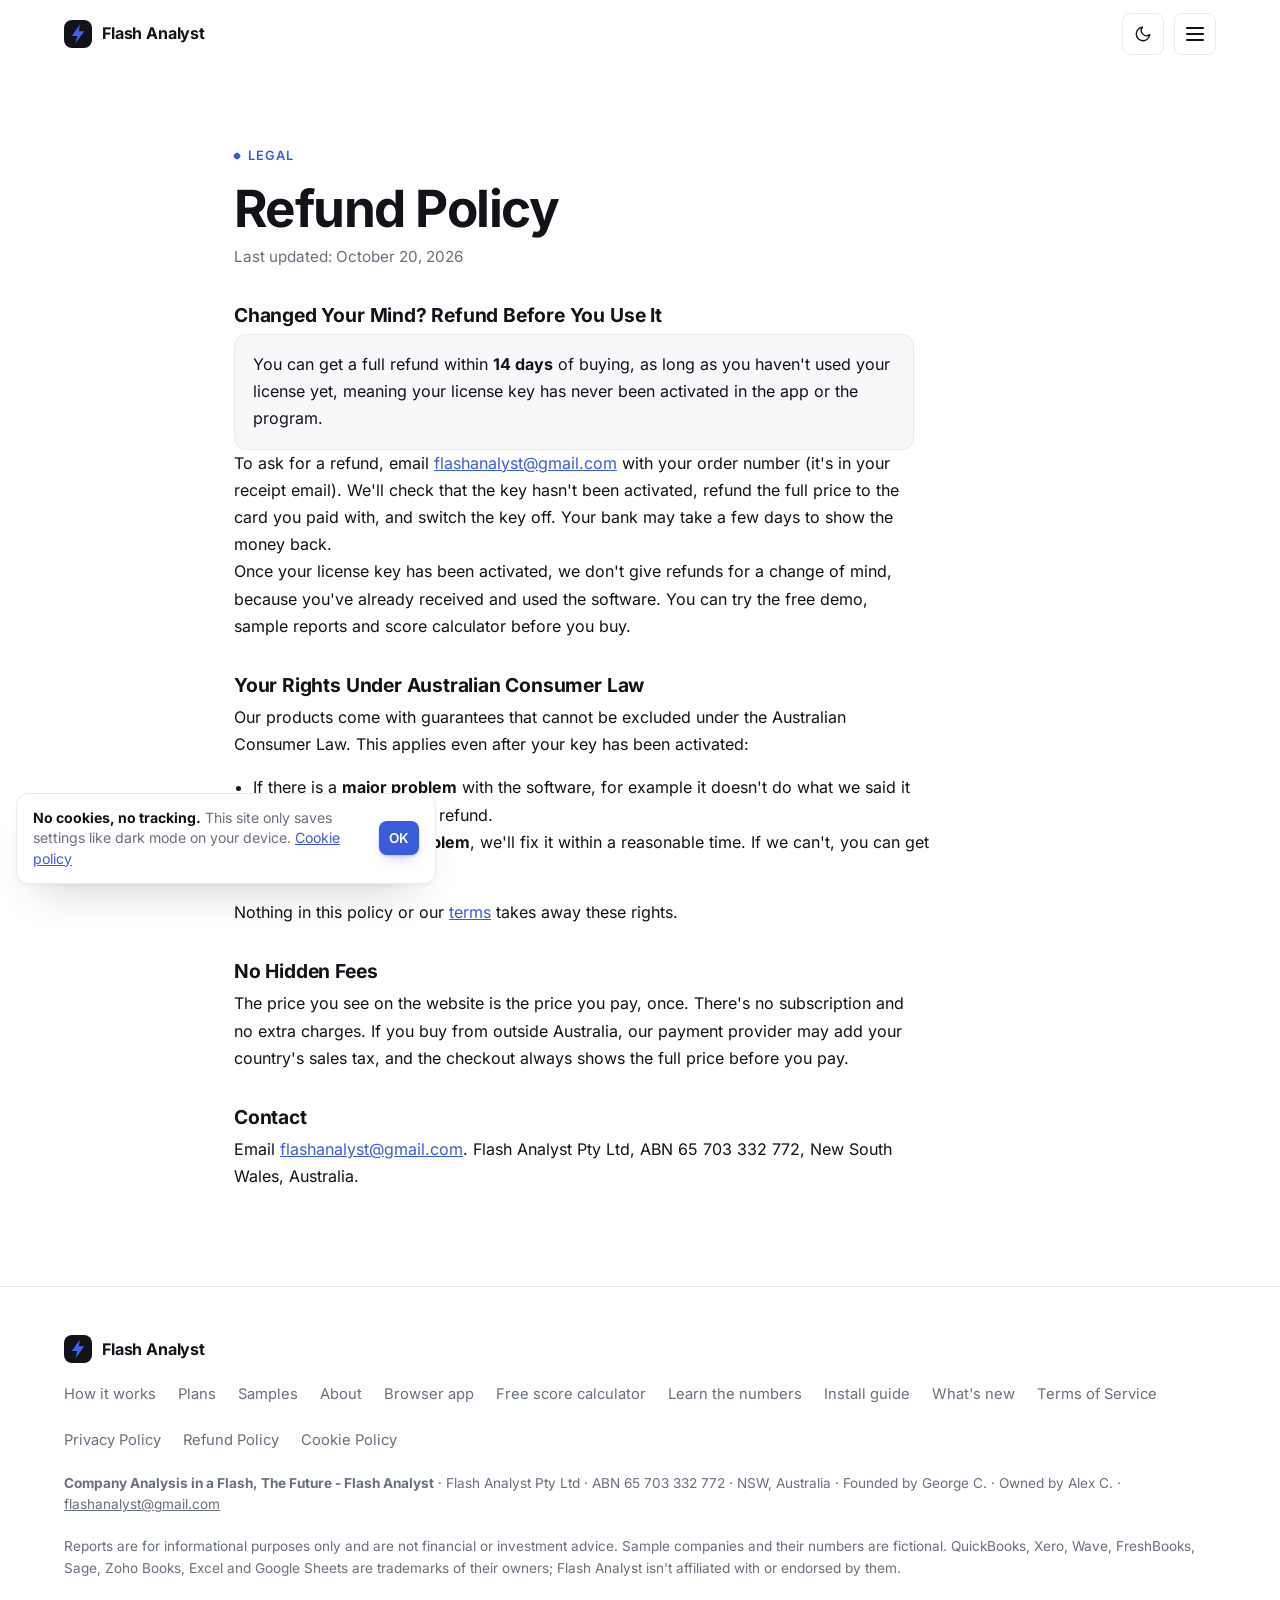
<file: refunds.html>
<!doctype html>
<html lang="en">
<head>
<meta charset="utf-8">
<!-- security-meta -->
<meta http-equiv="Content-Security-Policy" content="default-src 'self'; script-src 'self' 'wasm-unsafe-eval' 'sha256-zs/Up6YojxygR/UOfwFkr8W0VqMsmkWAvPvNt+yhCFI='; style-src 'self' 'unsafe-inline'; img-src 'self' data: blob:; font-src 'self'; connect-src 'self' https://api.lemonsqueezy.com; worker-src 'self' blob:; object-src 'none'; base-uri 'self'; form-action 'self'; upgrade-insecure-requests">
<meta name="referrer" content="strict-origin-when-cross-origin">
<!-- security-meta -->
<meta name="viewport" content="width=device-width, initial-scale=1, viewport-fit=cover">
<title>Refund Policy · Flash Analyst</title>
<meta name="description" content="When and how you can get a refund for Flash Analyst.">
<meta property="og:type" content="website">
<meta property="og:site_name" content="Flash Analyst">
<meta property="og:title" content="Refund Policy · Flash Analyst">
<meta property="og:description" content="A finished, professional Excel report from your company's numbers in under a second: health score, key ratios, charts, plain-English insights and a 3-year forecast.">
<meta property="og:url" content="https://georgesfc421-ops.github.io/company-analysis-in-a-flash/refunds.html">
<meta property="og:image" content="https://georgesfc421-ops.github.io/company-analysis-in-a-flash/images/og.png">
<meta property="og:image:width" content="1200">
<meta property="og:image:height" content="630">
<meta name="twitter:card" content="summary_large_image">
<link rel="icon" href="data:image/svg+xml,%3Csvg xmlns=%27http://www.w3.org/2000/svg%27 viewBox=%270 0 32 32%27%3E%3Crect width=%2732%27 height=%2732%27 rx=%278%27 fill=%27%23111318%27/%3E%3Cpath d=%27M18 5 9 18h6l-2 9 10-14h-6z%27 fill=%27%234263EB%27/%3E%3C/svg%3E">
<link rel="preload" href="assets/fonts/inter-latin-400-normal.woff2" as="font" type="font/woff2" crossorigin>
<link rel="stylesheet" href="assets/site.css">
<script>try { var t = localStorage.getItem("fa-theme"); if (t) document.documentElement.dataset.theme = t; } catch (e) {}</script>
</head>
<body>
<a class="skip" href="#main">Skip to content</a>

<header class="nav" id="top">
  <div class="wrap">
    <a class="brand" href="./" aria-label="Flash Analyst home">
      <svg class="logo" viewBox="0 0 28 28" aria-hidden="true"><rect width="28" height="28" rx="8" fill="#111318"/><path d="M15.8 4.5 7.8 16h5.4l-1.8 7.5 8.8-12.2h-5.4z" fill="#4263EB"/></svg>
      Flash Analyst
    </a>
    <nav aria-label="Main">
      <ul class="nav-links">
        <li><a href="./#how">How It Works</a></li>
        <li><a href="./#report">The Report</a></li>
        <li><a href="./#pro">Pro</a></li>
        <li><a href="./#plans">Plans</a></li>
        <li><a href="./#samples">Samples</a></li>
        <li><a href="./#about">About</a></li>
        <li><a href="./#faq">FAQ</a></li>
        <li><a href="app.html">App</a></li>
        <li><a href="calculator.html">Free Score</a></li>
        <li><a href="learn.html">Learn</a></li>
        <li><a href="install.html">Install</a></li>
        <li><a href="changelog.html">What's New</a></li>
      </ul>
    </nav>
    <div class="nav-cta">
      <button class="theme-btn" id="theme-btn" type="button" aria-label="Switch between light and dark mode"><svg class="moon" width="18" height="18" viewBox="0 0 24 24" fill="none" stroke="currentColor" stroke-width="1.8" stroke-linecap="round" stroke-linejoin="round"><path d="M21 12.8A9 9 0 1 1 11.2 3a7 7 0 0 0 9.8 9.8z"/></svg><svg class="sun" width="18" height="18" viewBox="0 0 24 24" fill="none" stroke="currentColor" stroke-width="1.8" stroke-linecap="round"><circle cx="12" cy="12" r="4"/><path d="M12 2v2M12 20v2M4.9 4.9l1.4 1.4M17.7 17.7l1.4 1.4M2 12h2M20 12h2M4.9 19.1l1.4-1.4M17.7 6.3l1.4-1.4"/></svg></button>
      <a class="btn btn-primary" href="./#plans">Get Flash Analyst</a>
      <button class="menu-btn" id="menu-btn" type="button" aria-expanded="false" aria-controls="mobile-menu" aria-label="Open menu"><span></span></button>
    </div>
  </div>
  <nav class="mobile-menu" id="mobile-menu" aria-label="Mobile" hidden>
    <ul>
      <li><a href="./#how">How It Works</a></li>
      <li><a href="./#report">The Report</a></li>
      <li><a href="./#pro">Pro</a></li>
      <li><a href="./#plans">Plans</a></li>
      <li><a href="./#samples">Samples</a></li>
      <li><a href="./#about">About</a></li>
      <li><a href="./#faq">FAQ</a></li>
      <li><a href="app.html">App</a></li>
      <li><a href="calculator.html">Free Score</a></li>
      <li><a href="learn.html">Learn</a></li>
      <li><a href="install.html">Install</a></li>
      <li><a href="changelog.html">What's New</a></li>
      <li><a class="btn btn-primary" href="./#plans">Get Flash Analyst</a></li>
    </ul>
  </nav>
</header>

<main id="main" tabindex="-1">
<section class="section page-hero legal">
  <div class="wrap narrow legal-body">
    <p class="eyebrow">Legal</p>
    <h1 class="page-title">Refund Policy</h1>
<p class="updated">Last updated: October 20, 2026</p>

<h2>Changed Your Mind? Refund Before You Use It</h2>
<p class="box">You can get a full refund within <b>14 days</b> of buying, as long as you haven't used your license
yet, meaning your license key has never been activated in the app or the program.</p>
<p>To ask for a refund, email <a href="mailto:flashanalyst@gmail.com">flashanalyst@gmail.com</a> with your order number (it's in your receipt email). We'll check that the key
hasn't been activated, refund the full price to the card you paid with, and switch the key off. Your bank may take a
few days to show the money back.</p>
<p>Once your license key has been activated, we don't give refunds for a change of mind, because you've already
received and used the software. You can try the free demo, sample reports and score calculator before you buy.</p>

<h2>Your Rights Under Australian Consumer Law</h2>
<p>Our products come with guarantees that cannot be excluded under the Australian Consumer Law. This applies even
after your key has been activated:</p>
<ul>
<li>If there is a <b>major problem</b> with the software, for example it doesn't do what we said it does, you can
choose a refund.</li>
<li>If there is a <b>smaller problem</b>, we'll fix it within a reasonable time. If we can't, you can get a refund.</li>
</ul>
<p>Nothing in this policy or our <a href="terms.html">terms</a> takes away these rights.</p>

<h2>No Hidden Fees</h2>
<p>The price you see on the website is the price you pay, once. There's no subscription and no extra charges. If you
buy from outside Australia, our payment provider may add your country's sales tax, and the checkout always shows the
full price before you pay.</p>

<h2>Contact</h2>
<p>Email <a href="mailto:flashanalyst@gmail.com">flashanalyst@gmail.com</a>. Flash Analyst Pty Ltd, ABN 65 703 332 772, New South Wales, Australia.</p>
  </div>
</section>
</main>

<footer>
  <div class="wrap">
    <div class="foot-top">
      <a class="brand" href="./">
        <svg class="logo" viewBox="0 0 28 28" aria-hidden="true"><rect width="28" height="28" rx="8" fill="#111318"/><path d="M15.8 4.5 7.8 16h5.4l-1.8 7.5 8.8-12.2h-5.4z" fill="#4263EB"/></svg>
        Flash Analyst
      </a>
      <nav aria-label="Footer">
        <a href="./#how">How it works</a>
        <a href="./#plans">Plans</a>
        <a href="./#samples">Samples</a>
        <a href="./#about">About</a>
        <a href="app.html">Browser app</a>
        <a href="calculator.html">Free score calculator</a>
        <a href="learn.html">Learn the numbers</a>
        <a href="install.html">Install guide</a>
        <a href="changelog.html">What's new</a>
        <a href="terms.html">Terms of Service</a>
        <a href="privacy.html">Privacy Policy</a>
        <a href="refunds.html">Refund Policy</a>
        <a href="cookies.html">Cookie Policy</a>
      </nav>
    </div>
    <p><b>Company Analysis in a Flash, The Future - Flash Analyst</b> · Flash Analyst Pty Ltd · ABN 65 703 332 772 · NSW, Australia · Founded by George C. · Owned by Alex C. · <a href="mailto:flashanalyst@gmail.com">flashanalyst@gmail.com</a></p>
    <p>Reports are for informational purposes only and are not financial or investment advice. Sample companies and their numbers are fictional. QuickBooks, Xero, Wave, FreshBooks, Sage, Zoho Books, Excel and Google Sheets are trademarks of their owners; Flash Analyst isn't affiliated with or endorsed by them.</p>
  </div>
</footer>

<script src="assets/site.js"></script>
</body>
</html>
</file>
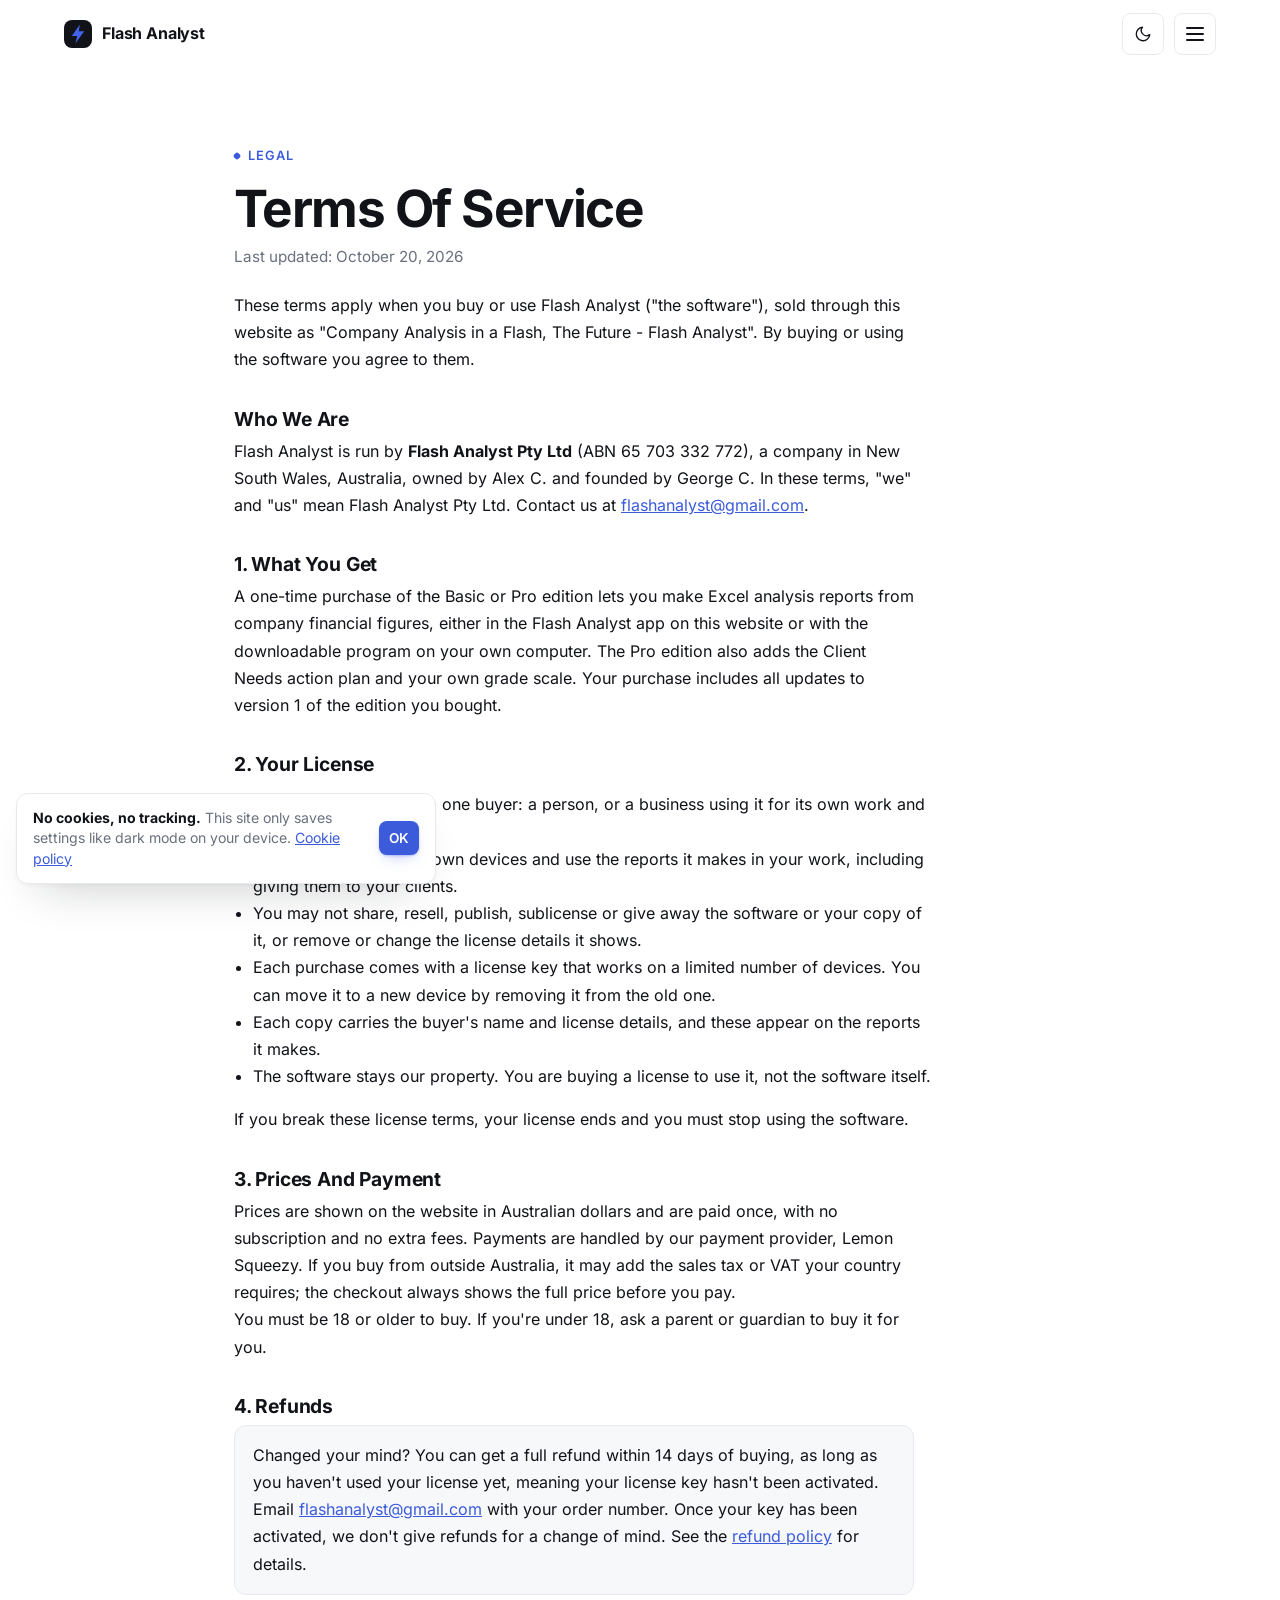
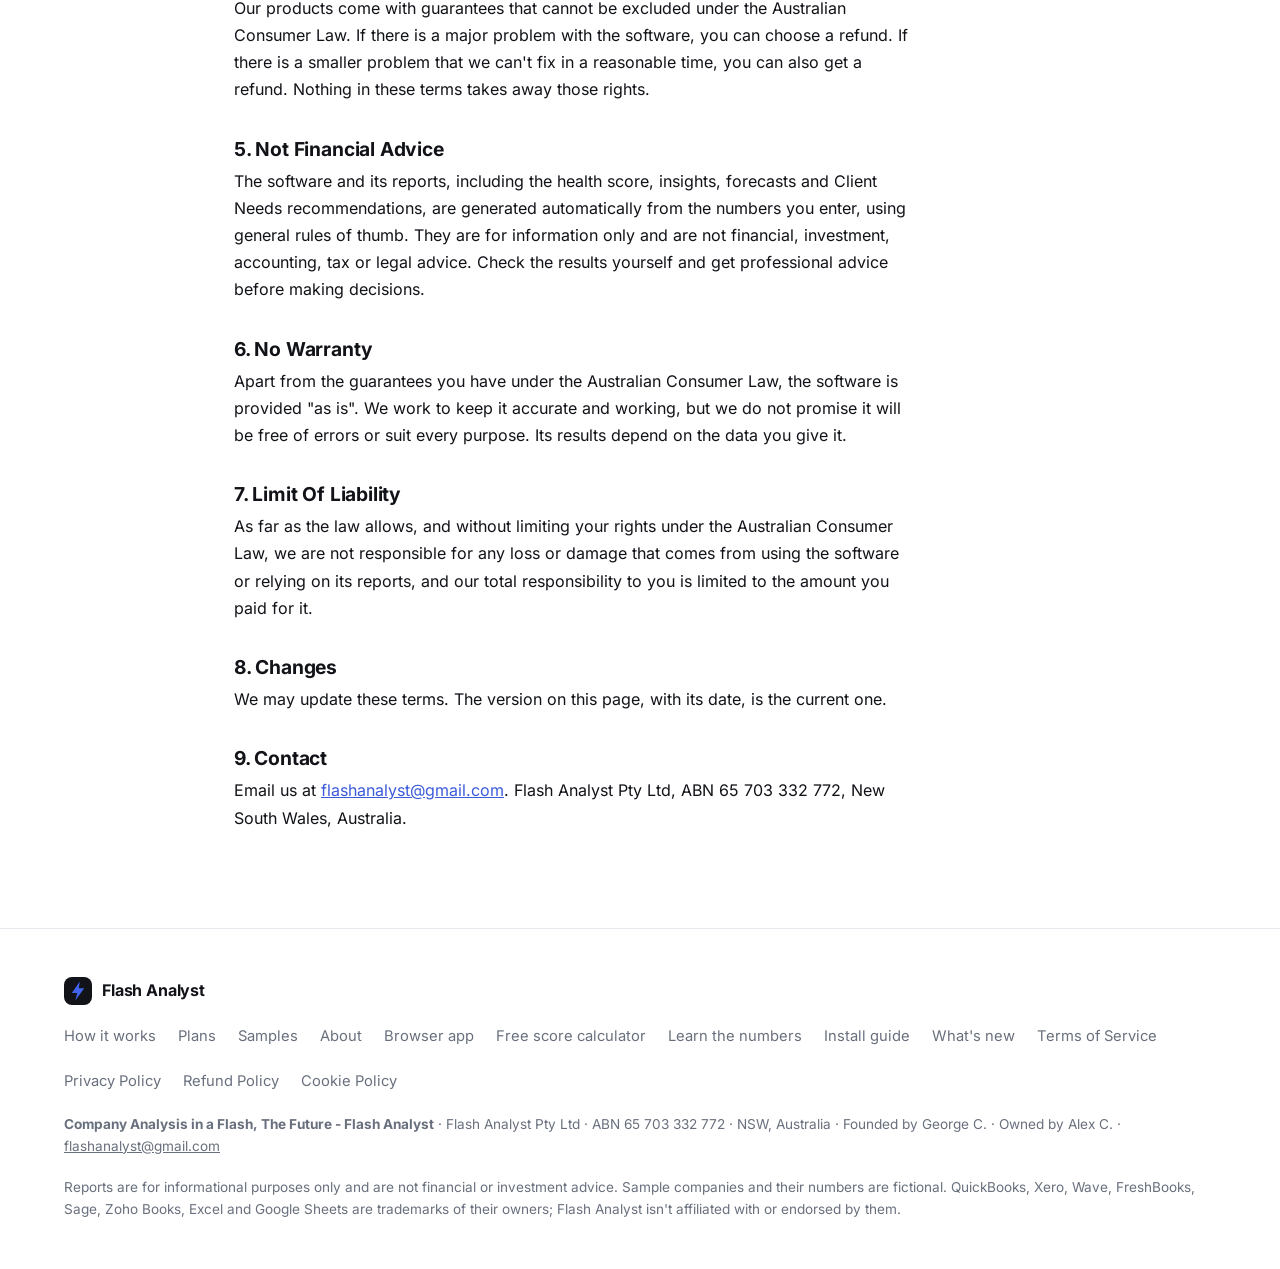
<file: terms.html>
<!doctype html>
<html lang="en">
<head>
<meta charset="utf-8">
<!-- security-meta -->
<meta http-equiv="Content-Security-Policy" content="default-src 'self'; script-src 'self' 'wasm-unsafe-eval' 'sha256-zs/Up6YojxygR/UOfwFkr8W0VqMsmkWAvPvNt+yhCFI='; style-src 'self' 'unsafe-inline'; img-src 'self' data: blob:; font-src 'self'; connect-src 'self' https://api.lemonsqueezy.com; worker-src 'self' blob:; object-src 'none'; base-uri 'self'; form-action 'self'; upgrade-insecure-requests">
<meta name="referrer" content="strict-origin-when-cross-origin">
<!-- security-meta -->
<meta name="viewport" content="width=device-width, initial-scale=1, viewport-fit=cover">
<title>Terms of Service · Flash Analyst</title>
<meta name="description" content="The terms that apply when you buy or use Flash Analyst.">
<meta property="og:type" content="website">
<meta property="og:site_name" content="Flash Analyst">
<meta property="og:title" content="Terms of Service · Flash Analyst">
<meta property="og:description" content="A finished, professional Excel report from your company's numbers in under a second: health score, key ratios, charts, plain-English insights and a 3-year forecast.">
<meta property="og:url" content="https://georgesfc421-ops.github.io/company-analysis-in-a-flash/terms.html">
<meta property="og:image" content="https://georgesfc421-ops.github.io/company-analysis-in-a-flash/images/og.png">
<meta property="og:image:width" content="1200">
<meta property="og:image:height" content="630">
<meta name="twitter:card" content="summary_large_image">
<link rel="icon" href="data:image/svg+xml,%3Csvg xmlns=%27http://www.w3.org/2000/svg%27 viewBox=%270 0 32 32%27%3E%3Crect width=%2732%27 height=%2732%27 rx=%278%27 fill=%27%23111318%27/%3E%3Cpath d=%27M18 5 9 18h6l-2 9 10-14h-6z%27 fill=%27%234263EB%27/%3E%3C/svg%3E">
<link rel="preload" href="assets/fonts/inter-latin-400-normal.woff2" as="font" type="font/woff2" crossorigin>
<link rel="stylesheet" href="assets/site.css">
<script>try { var t = localStorage.getItem("fa-theme"); if (t) document.documentElement.dataset.theme = t; } catch (e) {}</script>
</head>
<body>
<a class="skip" href="#main">Skip to content</a>

<header class="nav" id="top">
  <div class="wrap">
    <a class="brand" href="./" aria-label="Flash Analyst home">
      <svg class="logo" viewBox="0 0 28 28" aria-hidden="true"><rect width="28" height="28" rx="8" fill="#111318"/><path d="M15.8 4.5 7.8 16h5.4l-1.8 7.5 8.8-12.2h-5.4z" fill="#4263EB"/></svg>
      Flash Analyst
    </a>
    <nav aria-label="Main">
      <ul class="nav-links">
        <li><a href="./#how">How It Works</a></li>
        <li><a href="./#report">The Report</a></li>
        <li><a href="./#pro">Pro</a></li>
        <li><a href="./#plans">Plans</a></li>
        <li><a href="./#samples">Samples</a></li>
        <li><a href="./#about">About</a></li>
        <li><a href="./#faq">FAQ</a></li>
        <li><a href="app.html">App</a></li>
        <li><a href="calculator.html">Free Score</a></li>
        <li><a href="learn.html">Learn</a></li>
        <li><a href="install.html">Install</a></li>
        <li><a href="changelog.html">What's New</a></li>
      </ul>
    </nav>
    <div class="nav-cta">
      <button class="theme-btn" id="theme-btn" type="button" aria-label="Switch between light and dark mode"><svg class="moon" width="18" height="18" viewBox="0 0 24 24" fill="none" stroke="currentColor" stroke-width="1.8" stroke-linecap="round" stroke-linejoin="round"><path d="M21 12.8A9 9 0 1 1 11.2 3a7 7 0 0 0 9.8 9.8z"/></svg><svg class="sun" width="18" height="18" viewBox="0 0 24 24" fill="none" stroke="currentColor" stroke-width="1.8" stroke-linecap="round"><circle cx="12" cy="12" r="4"/><path d="M12 2v2M12 20v2M4.9 4.9l1.4 1.4M17.7 17.7l1.4 1.4M2 12h2M20 12h2M4.9 19.1l1.4-1.4M17.7 6.3l1.4-1.4"/></svg></button>
      <a class="btn btn-primary" href="./#plans">Get Flash Analyst</a>
      <button class="menu-btn" id="menu-btn" type="button" aria-expanded="false" aria-controls="mobile-menu" aria-label="Open menu"><span></span></button>
    </div>
  </div>
  <nav class="mobile-menu" id="mobile-menu" aria-label="Mobile" hidden>
    <ul>
      <li><a href="./#how">How It Works</a></li>
      <li><a href="./#report">The Report</a></li>
      <li><a href="./#pro">Pro</a></li>
      <li><a href="./#plans">Plans</a></li>
      <li><a href="./#samples">Samples</a></li>
      <li><a href="./#about">About</a></li>
      <li><a href="./#faq">FAQ</a></li>
      <li><a href="app.html">App</a></li>
      <li><a href="calculator.html">Free Score</a></li>
      <li><a href="learn.html">Learn</a></li>
      <li><a href="install.html">Install</a></li>
      <li><a href="changelog.html">What's New</a></li>
      <li><a class="btn btn-primary" href="./#plans">Get Flash Analyst</a></li>
    </ul>
  </nav>
</header>

<main id="main" tabindex="-1">
<section class="section page-hero legal">
  <div class="wrap narrow legal-body">
    <p class="eyebrow">Legal</p>
    <h1 class="page-title">Terms Of Service</h1>
<p class="updated">Last updated: October 20, 2026</p>
<p>These terms apply when you buy or use Flash Analyst ("the software"), sold through this website as
"Company Analysis in a Flash, The Future - Flash Analyst". By buying or using the software you agree to them.</p>

<h2>Who We Are</h2>
<p>Flash Analyst is run by <b>Flash Analyst Pty Ltd</b> (ABN 65 703 332 772), a company in New South Wales,
Australia, owned by Alex C. and founded by George C. In these terms, "we" and "us" mean Flash Analyst Pty Ltd.
Contact us at <a href="mailto:flashanalyst@gmail.com">flashanalyst@gmail.com</a>.</p>

<h2>1. What You Get</h2>
<p>A one-time purchase of the Basic or Pro edition lets you make Excel analysis reports from company financial
figures, either in the Flash Analyst app on this website or with the downloadable program on your own computer. The
Pro edition also adds the Client Needs action plan and your own grade scale. Your purchase includes all updates to
version 1 of the edition you bought.</p>

<h2>2. Your License</h2>
<ul>
<li>Each copy is licensed to one buyer: a person, or a business using it for its own work and its own clients.</li>
<li>You may use it on your own devices and use the reports it makes in your work, including giving them to your clients.</li>
<li>You may not share, resell, publish, sublicense or give away the software or your copy of it, or remove or change the license details it shows.</li>
<li>Each purchase comes with a license key that works on a limited number of devices. You can move it to a new
device by removing it from the old one.</li>
<li>Each copy carries the buyer's name and license details, and these appear on the reports it makes.</li>
<li>The software stays our property. You are buying a license to use it, not the software itself.</li>
</ul>
<p>If you break these license terms, your license ends and you must stop using the software.</p>

<h2>3. Prices And Payment</h2>
<p>Prices are shown on the website in Australian dollars and are paid once, with no subscription and no extra
fees. Payments are handled by our payment provider, Lemon Squeezy. If you buy from outside Australia, it may add
the sales tax or VAT your country requires; the checkout always shows the full price before you pay.</p>
<p>You must be 18 or older to buy. If you're under 18, ask a parent or guardian to buy it for you.</p>

<h2>4. Refunds</h2>
<p class="box">Changed your mind? You can get a full refund within 14 days of buying, as long as you haven't used
your license yet, meaning your license key hasn't been activated. Email <a href="mailto:flashanalyst@gmail.com">flashanalyst@gmail.com</a> with your order number. Once your key
has been activated, we don't give refunds for a change of mind. See the <a href="refunds.html">refund policy</a>
for details.</p>
<p>Our products come with guarantees that cannot be excluded under the Australian Consumer Law. If there is a major
problem with the software, you can choose a refund. If there is a smaller problem that we can't fix in a reasonable
time, you can also get a refund. Nothing in these terms takes away those rights.</p>

<h2>5. Not Financial Advice</h2>
<p>The software and its reports, including the health score, insights, forecasts and Client Needs recommendations,
are generated automatically from the numbers you enter, using general rules of thumb. They are for information only
and are not financial, investment, accounting, tax or legal advice. Check the results yourself and get professional
advice before making decisions.</p>

<h2>6. No Warranty</h2>
<p>Apart from the guarantees you have under the Australian Consumer Law, the software is provided "as is". We work to
keep it accurate and working, but we do not promise it will be free of errors or suit every purpose. Its results
depend on the data you give it.</p>

<h2>7. Limit Of Liability</h2>
<p>As far as the law allows, and without limiting your rights under the Australian Consumer Law, we are not responsible for any loss or damage that comes from using the software or
relying on its reports, and our total responsibility to you is limited to the amount you paid for it.</p>

<h2>8. Changes</h2>
<p>We may update these terms. The version on this page, with its date, is the current one.</p>

<h2>9. Contact</h2>
<p>Email us at <a href="mailto:flashanalyst@gmail.com">flashanalyst@gmail.com</a>. Flash Analyst Pty Ltd, ABN 65 703 332 772, New South Wales, Australia.</p>
  </div>
</section>
</main>

<footer>
  <div class="wrap">
    <div class="foot-top">
      <a class="brand" href="./">
        <svg class="logo" viewBox="0 0 28 28" aria-hidden="true"><rect width="28" height="28" rx="8" fill="#111318"/><path d="M15.8 4.5 7.8 16h5.4l-1.8 7.5 8.8-12.2h-5.4z" fill="#4263EB"/></svg>
        Flash Analyst
      </a>
      <nav aria-label="Footer">
        <a href="./#how">How it works</a>
        <a href="./#plans">Plans</a>
        <a href="./#samples">Samples</a>
        <a href="./#about">About</a>
        <a href="app.html">Browser app</a>
        <a href="calculator.html">Free score calculator</a>
        <a href="learn.html">Learn the numbers</a>
        <a href="install.html">Install guide</a>
        <a href="changelog.html">What's new</a>
        <a href="terms.html">Terms of Service</a>
        <a href="privacy.html">Privacy Policy</a>
        <a href="refunds.html">Refund Policy</a>
        <a href="cookies.html">Cookie Policy</a>
      </nav>
    </div>
    <p><b>Company Analysis in a Flash, The Future - Flash Analyst</b> · Flash Analyst Pty Ltd · ABN 65 703 332 772 · NSW, Australia · Founded by George C. · Owned by Alex C. · <a href="mailto:flashanalyst@gmail.com">flashanalyst@gmail.com</a></p>
    <p>Reports are for informational purposes only and are not financial or investment advice. Sample companies and their numbers are fictional. QuickBooks, Xero, Wave, FreshBooks, Sage, Zoho Books, Excel and Google Sheets are trademarks of their owners; Flash Analyst isn't affiliated with or endorsed by them.</p>
  </div>
</footer>

<script src="assets/site.js"></script>
</body>
</html>
</file>
<file: assets/site.css>
/* Inter, hosted on this site (SIL Open Font License, see fonts/LICENSE-Inter.txt) */
@font-face { font-family: "Inter"; font-style: normal; font-weight: 400; font-display: swap; src: url("fonts/inter-latin-400-normal.woff2") format("woff2"); }
@font-face { font-family: "Inter"; font-style: normal; font-weight: 500; font-display: swap; src: url("fonts/inter-latin-500-normal.woff2") format("woff2"); }
@font-face { font-family: "Inter"; font-style: normal; font-weight: 600; font-display: swap; src: url("fonts/inter-latin-600-normal.woff2") format("woff2"); }
@font-face { font-family: "Inter"; font-style: normal; font-weight: 700; font-display: swap; src: url("fonts/inter-latin-700-normal.woff2") format("woff2"); }

/* Layout: 1200px centred column; white and off-white bands; product shown as clean spreadsheet-app mockups built from a real sample report */
:root {
  --white: #FFFFFF;
  --soft: #F7F8FA;
  --ink: #111318;
  --muted: #69707D;
  --blue: #3B5BDB;
  --blue-solid: #3B5BDB;
  --svc: #1F3A5F;
  --excel-solid: #1D6F42;
  --blue-soft: #EEF2FF;
  --blue-tint: #F3F5FF;
  --line: #E8EAF0;
  --green: #1F7A53;
  --red: #C53030;
  --excel: #1D6F42;
  --font: "Inter", "Geist", -apple-system, BlinkMacSystemFont, "Segoe UI", system-ui, sans-serif;
  --mono: ui-monospace, "SF Mono", Menlo, Consolas, monospace;
  --r-sm: 8px; --r-md: 12px; --r-lg: 16px;
  --shadow: 0 1px 2px rgba(17, 19, 24, .04), 0 8px 24px -12px rgba(17, 19, 24, .12);
  --shadow-lg: 0 2px 4px rgba(17, 19, 24, .04), 0 24px 48px -24px rgba(17, 19, 24, .24);
  --nav-bg: rgba(255, 255, 255, .86);
  --row-alt: #FAFBFD;
  --excel-soft: #E8F3EC;
  --line-strong: #CDD1DC;
  --bar: #111318;
  --input-bg: #FFF8E1;
  --input-line: #F3DDB1;
  --input-hover: #FFF3CC;
  --input-num: #1565C0;
  --input-fg: #6B5A1E;
  --blob-opacity: .55;
  color-scheme: light;
}
@media (prefers-color-scheme: dark) {
  :root:not([data-theme="light"]) {
    --white: #0F131A; --soft: #151B24; --ink: #EEF1F6; --muted: #9AA4B2; --line: #252E3B;
    --blue: #7C93FF; --blue-solid: #4263EB; --svc: #9DB4FF; --blue-soft: #1C2647; --blue-tint: #131A2E; --green: #4CC38A; --red: #FF6B6B; --excel: #3DBB7A;
    --shadow: 0 1px 2px rgba(0, 0, 0, .3), 0 8px 24px -12px rgba(0, 0, 0, .6);
    --shadow-lg: 0 2px 4px rgba(0, 0, 0, .3), 0 24px 48px -24px rgba(0, 0, 0, .8);
    --nav-bg: rgba(15, 19, 26, .82); --row-alt: #131922; --excel-soft: #16352A; --line-strong: #3A4556; --bar: #1B2433;
    --input-bg: #33301F; --input-line: #5A4F2B; --input-hover: #423C22; --input-num: #8FB8FF; --input-fg: #D9C99A;
    --blob-opacity: .18; color-scheme: dark;
  }
}
:root[data-theme="dark"] {
  --white: #0F131A; --soft: #151B24; --ink: #EEF1F6; --muted: #9AA4B2; --line: #252E3B;
  --blue: #7C93FF; --blue-solid: #4263EB; --svc: #9DB4FF; --blue-soft: #1C2647; --blue-tint: #131A2E; --green: #4CC38A; --red: #FF6B6B; --excel: #3DBB7A;
  --shadow: 0 1px 2px rgba(0, 0, 0, .3), 0 8px 24px -12px rgba(0, 0, 0, .6);
  --shadow-lg: 0 2px 4px rgba(0, 0, 0, .3), 0 24px 48px -24px rgba(0, 0, 0, .8);
  --nav-bg: rgba(15, 19, 26, .82); --row-alt: #131922; --excel-soft: #16352A; --line-strong: #3A4556; --bar: #1B2433;
  --input-bg: #33301F; --input-line: #5A4F2B; --input-hover: #423C22; --input-num: #8FB8FF; --input-fg: #D9C99A;
  --blob-opacity: .18; color-scheme: dark;
}
* { box-sizing: border-box; }
html { scroll-behavior: smooth; -webkit-text-size-adjust: 100%; }
@media (prefers-reduced-motion: reduce) { html { scroll-behavior: auto; } *, *::before, *::after { transition: none !important; animation: none !important; } }
body { margin: 0; background: var(--white); color: var(--ink); font-family: var(--font); font-size: 16px; line-height: 1.6; -webkit-font-smoothing: antialiased; padding-bottom: env(safe-area-inset-bottom, 0px); }
img, svg { max-width: 100%; }
a { color: inherit; }
:focus-visible { outline: 2px solid var(--blue); outline-offset: 3px; border-radius: 6px; }
.wrap { max-width: 1200px; margin: 0 auto; padding-inline: 24px; }
h1, h2, h3, h4 { margin: 0; color: var(--ink); text-wrap: balance; letter-spacing: -0.02em; }
h2 { font-size: clamp(1.9rem, 3.6vw, 2.6rem); line-height: 1.15; font-weight: 700; }
h3 { font-size: 1.12rem; line-height: 1.35; font-weight: 600; letter-spacing: -0.01em; }
p { margin: 0; color: var(--muted); }
.section { padding-block: 112px; }
.section.soft { background: var(--soft); border-block: 1px solid var(--line); }
.head { display: grid; gap: 16px; max-width: 700px; margin-bottom: 56px; }
.head p { font-size: 1.1rem; }
.eyebrow { font-size: .8rem; font-weight: 600; letter-spacing: .08em; text-transform: uppercase; color: var(--blue); }
code { font-family: var(--mono); font-size: .86em; background: var(--soft); border: 1px solid var(--line); border-radius: 5px; padding: 1px 5px; color: var(--ink); }
.num { font-variant-numeric: tabular-nums; }

/* Buttons */
.btn { display: inline-flex; align-items: center; justify-content: center; gap: 8px; font: 600 .95rem var(--font); padding: 12px 20px; border-radius: var(--r-sm); text-decoration: none; border: 1px solid transparent; cursor: pointer; transition: background .2s, border-color .2s, transform .2s; white-space: nowrap; }
.btn-primary { background: var(--blue-solid); color: #fff; box-shadow: 0 1px 2px rgba(66, 99, 235, .3), 0 6px 16px -8px rgba(66, 99, 235, .6); }
.btn-primary:hover { background: #3554D6; transform: translateY(-1px); }
.btn-secondary { background: var(--white); color: var(--ink); border-color: var(--line); }
.btn-secondary:hover { border-color: var(--line-strong); transform: translateY(-1px); }
.btn-lg { padding: 14px 24px; font-size: 1rem; }

/* Nav */
.nav { position: sticky; top: 0; z-index: 50; background: var(--nav-bg); backdrop-filter: saturate(180%) blur(14px); -webkit-backdrop-filter: saturate(180%) blur(14px); border-bottom: 1px solid transparent; transition: border-color .2s; padding-top: env(safe-area-inset-top, 0px); }
.nav.scrolled { border-bottom-color: var(--line); }
.nav .wrap { display: flex; align-items: center; justify-content: space-between; gap: 24px; height: 68px; }
.brand { display: flex; align-items: center; gap: 10px; text-decoration: none; font-weight: 700; letter-spacing: -0.01em; color: var(--ink); }
.logo { width: 28px; height: 28px; flex: none; }
.nav-links { display: flex; align-items: center; gap: 26px; list-style: none; margin: 0; padding: 0; }
.nav-links a { text-decoration: none; color: var(--muted); font-size: .95rem; font-weight: 500; transition: color .2s; }
.nav-links a:hover { color: var(--ink); }
.nav-cta { display: flex; align-items: center; gap: 12px; }
.menu-btn { display: none; width: 42px; height: 42px; border: 1px solid var(--line); border-radius: var(--r-sm); background: var(--white); cursor: pointer; align-items: center; justify-content: center; }
.menu-btn span, .menu-btn span::before, .menu-btn span::after { display: block; width: 18px; height: 1.5px; background: var(--ink); border-radius: 2px; position: relative; transition: transform .25s, background .25s; }
.menu-btn span::before, .menu-btn span::after { content: ""; position: absolute; left: 0; }
.menu-btn span::before { top: -6px; }
.menu-btn span::after { top: 6px; }
.menu-btn[aria-expanded="true"] span { background: transparent; }
.menu-btn[aria-expanded="true"] span::before { transform: translateY(6px) rotate(45deg); }
.menu-btn[aria-expanded="true"] span::after { transform: translateY(-6px) rotate(-45deg); }
.mobile-menu { border-top: 1px solid var(--line); background: var(--white); }
.mobile-menu ul { list-style: none; margin: 0; padding: 8px 24px 20px; display: grid; }
.mobile-menu a { display: block; padding: 14px 0; text-decoration: none; font-weight: 500; border-bottom: 1px solid var(--line); }
.mobile-menu .btn { margin-top: 16px; width: 100%; border-bottom: 0; }

/* Hero */
.hero { padding-block: 72px 112px; overflow: hidden; }
.hero .wrap { display: grid; grid-template-columns: minmax(0, 1fr) minmax(0, 1.1fr); gap: 56px; align-items: center; }
.hero h1 { font-size: clamp(2.6rem, 5.6vw, 4.2rem); line-height: 1.03; font-weight: 700; letter-spacing: -0.035em; }
.hero h1 em { font-style: normal; color: var(--blue); }
.hero .tag { margin-top: 14px; font-size: 1.05rem; font-weight: 600; color: var(--ink); }
.hero .lead { font-size: 1.12rem; margin-top: 20px; max-width: 540px; }
.hero .ctas { display: flex; gap: 12px; flex-wrap: wrap; margin-top: 32px; }
.proof { display: flex; gap: 32px; flex-wrap: wrap; margin-top: 36px; padding-top: 24px; border-top: 1px solid var(--line); max-width: 520px; }
.proof div { font-size: .88rem; color: var(--muted); }
.proof b { display: block; font-size: 1.35rem; color: var(--ink); letter-spacing: -0.02em; font-variant-numeric: tabular-nums; }

/* Spreadsheet app mockup */
.app { background: var(--white); border: 1px solid var(--line); border-radius: var(--r-lg); box-shadow: var(--shadow-lg); overflow: hidden; min-width: 0; }
.app-bar { display: flex; align-items: center; gap: 12px; padding: 11px 16px; border-bottom: 1px solid var(--line); background: var(--soft); }
.dots { display: flex; gap: 6px; flex: none; }
.dots i { width: 10px; height: 10px; border-radius: 50%; background: var(--line-strong); }
.file { display: flex; align-items: center; gap: 8px; font-size: .78rem; font-weight: 600; min-width: 0; }
.file .x { width: 16px; height: 16px; border-radius: 4px; background: var(--excel-solid); color: #fff; font-size: .62rem; font-weight: 700; display: grid; place-items: center; flex: none; }
.file span { overflow: hidden; text-overflow: ellipsis; white-space: nowrap; }
.pill { margin-left: auto; font-size: .66rem; font-weight: 600; letter-spacing: .04em; text-transform: uppercase; color: var(--muted); border: 1px solid var(--line); border-radius: 999px; padding: 2px 8px; background: var(--white); white-space: nowrap; flex: none; }
.sheet { padding: 18px; display: grid; gap: 14px; }
.sheet-title { display: flex; justify-content: space-between; align-items: baseline; gap: 12px; flex-wrap: wrap; }
.sheet-title b { font-size: .95rem; letter-spacing: -0.01em; }
.sheet-title small { font-size: .7rem; color: var(--muted); }
.tabs-bar { display: flex; border-top: 1px solid var(--line); background: var(--soft); overflow-x: auto; }
.tabs-bar span { padding: 7px 14px; font-size: .7rem; color: var(--muted); border-right: 1px solid var(--line); white-space: nowrap; }
.tabs-bar span.on { background: var(--white); color: var(--excel); font-weight: 600; }
.kpis { display: grid; grid-template-columns: repeat(3, minmax(0, 1fr)); gap: 8px; }
.kpi { border: 1px solid var(--line); border-radius: var(--r-sm); padding: 8px 10px; }
.kpi small { display: block; font-size: .64rem; color: var(--muted); white-space: nowrap; overflow: hidden; text-overflow: ellipsis; }
.kpi b { font-size: 1rem; font-variant-numeric: tabular-nums; letter-spacing: -0.01em; }
.score-row { display: grid; grid-template-columns: auto minmax(0, 1fr); gap: 16px; align-items: center; border: 1px solid var(--line); border-radius: var(--r-sm); padding: 12px; }
.score { display: grid; gap: 4px; justify-items: center; padding-right: 16px; border-right: 1px solid var(--line); }
.score b { font-size: 2rem; line-height: 1; color: #4A7A28; font-variant-numeric: tabular-nums; letter-spacing: -0.03em; }
.score span { font-size: .66rem; font-weight: 700; color: #fff; background: #4A7A28; padding: 2px 8px; border-radius: 4px; }
.comp { display: grid; gap: 5px; }
.comp div { display: grid; grid-template-columns: 86px minmax(0, 1fr) 30px; gap: 8px; align-items: center; font-size: .64rem; color: var(--muted); }
.comp i { display: block; height: 6px; border-radius: 999px; background: var(--soft); overflow: hidden; position: relative; }
.comp i::after { content: ""; position: absolute; inset: 0 auto 0 0; width: var(--w); background: var(--blue); border-radius: inherit; }
.comp em { font-style: normal; text-align: right; color: var(--ink); font-variant-numeric: tabular-nums; }
.chart-box { border: 1px solid var(--line); border-radius: var(--r-sm); padding: 12px; }
.chart-h { display: flex; justify-content: space-between; align-items: center; gap: 8px; font-size: .7rem; font-weight: 600; margin-bottom: 8px; flex-wrap: wrap; }
.legend { display: flex; gap: 10px; font-weight: 500; color: var(--muted); font-size: .64rem; }
.legend i { display: inline-block; width: 8px; height: 8px; border-radius: 2px; margin-right: 4px; vertical-align: -1px; }
.bars { display: grid; grid-template-columns: repeat(5, minmax(0, 1fr)); gap: 10px; align-items: end; height: 96px; }
.bars div { display: flex; gap: 3px; align-items: flex-end; height: 100%; justify-content: center; }
.bars i { width: 42%; border-radius: 3px 3px 0 0; }
.bars i.rev { background: var(--blue); }
.bars i.ni { background: #9FB2F7; }
.years { display: grid; grid-template-columns: repeat(5, minmax(0, 1fr)); gap: 10px; font-size: .62rem; color: var(--muted); text-align: center; margin-top: 4px; }
.notes { display: grid; gap: 4px; font-size: .7rem; }
.notes div { color: var(--ink); }
.notes div::before { content: "✓ "; color: var(--green); font-weight: 700; }
.notes .w { color: var(--red); }
.notes .w::before { content: "! "; color: var(--red); }

/* Trust strip */
.trust { border-block: 1px solid var(--line); background: var(--soft); padding-block: 26px; }
.trust .wrap { display: flex; align-items: center; gap: 14px 32px; }
.trust p { flex: none; }
.trust p { font-size: .85rem; font-weight: 500; }
.apps { display: flex; flex-wrap: wrap; gap: 10px 28px; list-style: none; margin: 0; padding: 0; }
.apps li { font-size: .95rem; font-weight: 600; color: var(--ink); letter-spacing: -0.01em; opacity: .78; }

/* Steps */
.timeline { list-style: none; margin: 0; padding: 0; display: grid; grid-template-columns: repeat(3, minmax(0, 1fr)); gap: 32px; position: relative; }
.timeline::before { content: ""; position: absolute; top: 20px; left: 20px; right: 20px; height: 1px; background: var(--line); }
.timeline li { position: relative; display: grid; gap: 12px; align-content: start; }
.timeline .n { width: 40px; height: 40px; border-radius: 50%; background: var(--white); border: 1px solid var(--line); display: grid; place-items: center; font-size: .85rem; font-weight: 600; color: var(--blue); position: relative; z-index: 1; box-shadow: 0 0 0 6px var(--white); font-variant-numeric: tabular-nums; }
.timeline h3 { font-size: 1.25rem; }

/* Report tabs */
.report { display: grid; grid-template-columns: minmax(0, .8fr) minmax(0, 1.2fr); gap: 40px; align-items: start; }
.tablist { list-style: none; margin: 0; padding: 0; display: grid; gap: 8px; }
.tablist button { width: 100%; text-align: left; display: grid; gap: 4px; padding: 18px 20px; border-radius: var(--r-md); border: 1px solid transparent; background: transparent; font: inherit; cursor: pointer; transition: background .2s, border-color .2s; }
.tablist button:hover { background: var(--white); }
.tablist button[aria-selected="true"] { background: var(--white); border-color: var(--line); box-shadow: var(--shadow); }
.tablist .k { font-size: .76rem; font-weight: 600; color: var(--excel); }
.tablist .h { font-weight: 600; color: var(--ink); }
.tablist .d { font-size: .92rem; color: var(--muted); display: none; }
.tablist button[aria-selected="true"] .d { display: block; }
.report-note { margin-top: 18px; font-size: .9rem; }
.panel[hidden] { display: none !important; }
.fade-in { animation: fade .35s ease both; }
@keyframes fade { from { opacity: .001; transform: translateY(6px); } to { opacity: 1; transform: none; } }
.grid-scroll { overflow-x: auto; }
table.cells { border-collapse: collapse; width: 100%; font-size: .78rem; min-width: 420px; }
table.cells th { background: #1F3A5F; color: #fff; font-weight: 600; padding: 7px 10px; text-align: right; }
table.cells th:first-child, table.cells td:first-child { text-align: left; }
table.cells td { padding: 7px 10px; border-bottom: 1px solid var(--line); text-align: right; font-variant-numeric: tabular-nums; }
table.cells tr:nth-child(even) td { background: var(--row-alt); }
.formula { display: flex; align-items: center; gap: 8px; border: 1px solid var(--line); border-radius: 6px; padding: 6px 10px; font-family: var(--mono); font-size: .7rem; color: var(--muted); overflow: hidden; white-space: nowrap; text-overflow: ellipsis; }
.formula b { font-family: var(--font); color: var(--ink); font-size: .7rem; flex: none; }
.assume { display: grid; grid-template-columns: repeat(2, minmax(0, 1fr)); gap: 8px; }
.assume div { border: 1px solid var(--input-line); background: var(--input-bg); border-radius: 6px; padding: 8px 10px; font-size: .7rem; color: var(--input-fg); }
.assume b { display: block; color: var(--input-num); font-size: .95rem; font-variant-numeric: tabular-nums; }

/* Input */
.split { display: grid; grid-template-columns: minmax(0, .95fr) minmax(0, 1.05fr); gap: 56px; align-items: center; }
.split .copy { display: grid; gap: 20px; }
.chips { display: flex; flex-wrap: wrap; gap: 8px; list-style: none; margin: 0; padding: 0; }
.chips li { font-size: .88rem; font-weight: 500; padding: 6px 12px; border-radius: 999px; background: var(--white); border: 1px solid var(--line); }
.checks { list-style: none; margin: 0; padding: 0; display: grid; gap: 12px; }
.checks li { padding-left: 30px; position: relative; color: var(--muted); }
.checks li::before { content: ""; position: absolute; left: 0; top: 3px; width: 18px; height: 18px; border-radius: 50%; background: var(--blue-soft) url("data:image/svg+xml,%3Csvg xmlns='http://www.w3.org/2000/svg' viewBox='0 0 24 24' fill='none' stroke='%234263EB' stroke-width='3'%3E%3Cpath d='m6 12 4 4 8-9'/%3E%3C/svg%3E") center / 11px no-repeat; }
.shot img { display: block; width: 100%; height: auto; }

/* Score */
.score-layout { display: grid; grid-template-columns: minmax(0, 1.3fr) minmax(0, .7fr); gap: 32px; align-items: start; }
.table-box { overflow-x: auto; border: 1px solid var(--line); border-radius: var(--r-lg); background: var(--white); }
table.plain { border-collapse: collapse; width: 100%; min-width: 480px; }
table.plain th, table.plain td { text-align: left; padding: 15px 20px; border-bottom: 1px solid var(--line); color: var(--muted); }
table.plain th { font-size: .74rem; font-weight: 600; letter-spacing: .06em; text-transform: uppercase; background: var(--soft); }
table.plain tr:last-child td { border-bottom: 0; }
table.plain td:first-child { font-weight: 600; color: var(--ink); }
.grades { border: 1px solid var(--line); border-radius: var(--r-lg); padding: 24px; display: grid; gap: 10px; background: var(--white); }
.grades h3 { font-size: 1rem; margin-bottom: 4px; }
.grade { display: grid; grid-template-columns: 34px minmax(0, 1fr); gap: 12px; align-items: center; font-size: .92rem; color: var(--muted); }
.grade b { width: 34px; height: 34px; border-radius: 8px; display: grid; place-items: center; color: #fff; font-size: .95rem; }

/* Pro */
.badge-pro { display: inline-block; justify-self: start; font-size: .72rem; font-weight: 700; letter-spacing: .08em; color: #fff; background: var(--bar); border-radius: 6px; padding: 4px 9px; }
.needs-table { border-collapse: collapse; width: 100%; min-width: 760px; font-size: .78rem; }
.needs-table th { background: #1F3A5F; color: #fff; font-weight: 600; padding: 8px 10px; text-align: left; }
.needs-table td { padding: 9px 10px; border-bottom: 1px solid var(--line); vertical-align: top; color: var(--ink); }
.needs-table td.svc { color: var(--svc); font-weight: 600; }
.needs-table td.y { background: var(--input-bg); color: var(--input-fg); white-space: nowrap; }
.prio { display: inline-block; font-size: .68rem; font-weight: 700; padding: 2px 7px; border-radius: 4px; color: #fff; }
.prio.u { background: #C62828; } .prio.h { background: #B85000; } .prio.m { background: #F9A825; color: #1A1A1A; }
.overall { display: flex; align-items: center; gap: 10px; flex-wrap: wrap; font-size: .8rem; color: var(--muted); }
.overall b { color: var(--ink); }
.pro-foot { margin-top: 24px; font-size: 1.02rem; max-width: 720px; }

/* Plans */
.plans { display: grid; grid-template-columns: repeat(2, minmax(0, 1fr)); gap: 20px; max-width: 920px; }
.plan { background: var(--white); border: 1px solid var(--line); border-radius: var(--r-lg); padding: 32px; display: grid; gap: 18px; align-content: start; }
.plan.featured { border: 1.5px solid var(--blue); box-shadow: 0 0 0 4px var(--blue-soft), var(--shadow); }
.plan-top { display: flex; justify-content: space-between; align-items: center; gap: 12px; }
.plan .who { font-size: .98rem; }
.price { display: flex; align-items: baseline; gap: 10px; flex-wrap: wrap; }
.price .amount { font-size: 2.8rem; font-weight: 700; letter-spacing: -0.04em; color: var(--ink); font-variant-numeric: tabular-nums; line-height: 1; }
.price s { color: var(--muted); font-size: 1.1rem; }
.price span { color: var(--muted); font-size: .92rem; }
.plan ul { list-style: none; margin: 0; padding: 18px 0 0; border-top: 1px solid var(--line); display: grid; gap: 10px; }
.plan li { padding-left: 28px; position: relative; color: var(--ink); font-size: .95rem; }
.plan li::before { content: ""; position: absolute; left: 0; top: 3px; width: 18px; height: 18px; border-radius: 50%; background: var(--blue-soft) url("data:image/svg+xml,%3Csvg xmlns='http://www.w3.org/2000/svg' viewBox='0 0 24 24' fill='none' stroke='%234263EB' stroke-width='3'%3E%3Cpath d='m6 12 4 4 8-9'/%3E%3C/svg%3E") center / 11px no-repeat; }
.plan li.no { color: var(--muted); }
.plan li.no::before { background: var(--soft) url("data:image/svg+xml,%3Csvg xmlns='http://www.w3.org/2000/svg' viewBox='0 0 24 24' fill='none' stroke='%2369707D' stroke-width='3'%3E%3Cpath d='M7 12h10'/%3E%3C/svg%3E") center / 11px no-repeat; }
.plan .btn { width: 100%; }
.btn-soon { cursor: default; opacity: .75; }
.btn-soon:hover { transform: none; }
.btn-soon::after { display: none; }
.plans-note { margin-top: 28px; max-width: 760px; }
.plans-note a { color: var(--blue); }

/* Samples */
.files { display: grid; grid-template-columns: repeat(3, minmax(0, 1fr)); gap: 16px; }
.dl { display: grid; grid-template-columns: 40px minmax(0, 1fr); gap: 14px; align-items: start; padding: 20px; border-radius: var(--r-md); background: var(--white); border: 1px solid var(--line); text-decoration: none; transition: border-color .2s, box-shadow .2s, transform .2s; }
.dl:hover { border-color: var(--line-strong); box-shadow: var(--shadow); transform: translateY(-2px); }
.dl .x { width: 40px; height: 40px; border-radius: 10px; background: var(--excel-soft); color: var(--excel); font-weight: 700; font-size: .72rem; display: grid; place-items: center; }
.dl b { display: block; font-weight: 600; color: var(--ink); }
.dl .meta { display: block; font-size: .76rem; font-weight: 600; color: var(--blue); margin: 2px 0 6px; }
.dl .desc { display: block; font-size: .9rem; color: var(--muted); }

/* FAQ */
.faq { max-width: 820px; }
.faq details { border-bottom: 1px solid var(--line); }
.faq details:first-child { border-top: 1px solid var(--line); }
.faq summary { list-style: none; cursor: pointer; display: flex; justify-content: space-between; align-items: center; gap: 24px; padding: 22px 0; font-weight: 600; font-size: 1.05rem; color: var(--ink); }
.faq summary::-webkit-details-marker { display: none; }
.faq .pm { width: 28px; height: 28px; border-radius: 50%; border: 1px solid var(--line); flex: none; position: relative; transition: background .2s, border-color .2s; }
.faq .pm::before, .faq .pm::after { content: ""; position: absolute; left: 50%; top: 50%; width: 10px; height: 1.5px; background: var(--ink); transform: translate(-50%, -50%); transition: transform .25s; }
.faq .pm::after { transform: translate(-50%, -50%) rotate(90deg); }
.faq details[open] .pm { background: var(--blue); border-color: var(--blue); }
.faq details[open] .pm::before, .faq details[open] .pm::after { background: #fff; }
.faq details[open] .pm::after { transform: translate(-50%, -50%) rotate(0deg); }
.faq .answer { overflow: hidden; transition: height .3s ease; }
.faq .answer p { padding-bottom: 22px; max-width: 680px; }
.faq a { color: var(--blue); }

/* Get it */
.convert { background: var(--blue-tint); border-block: 1px solid var(--line); }
.convert .box { text-align: center; display: grid; gap: 18px; justify-items: center; max-width: 720px; margin: 0 auto; }
.convert .box p { font-size: 1.1rem; max-width: 620px; }
.convert .ctas { display: flex; gap: 20px; align-items: center; flex-wrap: wrap; justify-content: center; margin-top: 8px; }
.convert .btn { white-space: normal; text-align: center; overflow-wrap: anywhere; }
.textlink { font-weight: 600; color: var(--blue); text-decoration: none; }
.textlink:hover { text-decoration: underline; }

/* Footer */
footer { border-top: 1px solid var(--line); padding-block: 48px; }
footer .wrap { display: grid; gap: 20px; }
.foot-top { display: flex; flex-wrap: wrap; justify-content: space-between; gap: 20px; align-items: center; }
footer nav { display: flex; flex-wrap: wrap; gap: 22px; }
footer nav a { text-decoration: none; color: var(--muted); font-size: .92rem; }
footer nav a:hover { color: var(--ink); }
footer p { font-size: .85rem; }
footer p a { color: var(--muted); }

/* Responsive */
@media (max-width: 1020px) {
  .nav-links, .nav-cta .btn { display: none; }
  .menu-btn { display: inline-flex; }
  .hero .wrap, .report, .split, .score-layout { grid-template-columns: minmax(0, 1fr); }
  .hero { padding-block: 40px 72px; }
  .files { grid-template-columns: repeat(2, minmax(0, 1fr)); }
}
@media (max-width: 720px) {
  .wrap { padding-inline: 16px; }
  .section { padding-block: 80px; }
  .head { margin-bottom: 40px; }
  .hero .ctas .btn { flex: 1 1 100%; }
  .proof { gap: 20px; }
  .sheet { padding: 14px; }
  .comp div { grid-template-columns: 76px minmax(0, 1fr) 28px; }
  .timeline { grid-template-columns: minmax(0, 1fr); gap: 32px; }
  .timeline::before { top: 20px; bottom: 20px; left: 20px; right: auto; width: 1px; height: auto; }
  .timeline li { grid-template-columns: 40px minmax(0, 1fr); column-gap: 20px; }
  .timeline li > :not(.n) { grid-column: 2; }
  .timeline .n { grid-row: span 3; }
  .timeline h3 { margin-top: 6px; }
  .plans, .files { grid-template-columns: minmax(0, 1fr); }
  .plan { padding: 24px; }
  .assume { grid-template-columns: minmax(0, 1fr); }
}

/* Decoration */
.hero { position: relative; isolation: isolate; }
.hero::before { content: ""; position: absolute; inset: 0; z-index: -2;
  background-image: linear-gradient(var(--line) 1px, transparent 1px), linear-gradient(90deg, var(--line) 1px, transparent 1px);
  background-size: 48px 48px; background-position: -1px -1px;
  -webkit-mask-image: radial-gradient(ellipse 70% 60% at 70% 40%, #000 20%, transparent 75%);
  mask-image: radial-gradient(ellipse 70% 60% at 70% 40%, #000 20%, transparent 75%); opacity: .7; }
.hero::after { content: ""; position: absolute; z-index: -1; width: 620px; height: 620px; right: -120px; top: -60px; border-radius: 50%;
  background: radial-gradient(circle, rgba(66, 99, 235, .16), rgba(66, 99, 235, 0) 65%); pointer-events: none; }
.mock-wrap { position: relative; min-width: 0; }
.float { position: absolute; z-index: 2; display: flex; align-items: center; gap: 10px; background: var(--white); border: 1px solid var(--line);
  border-radius: 12px; padding: 10px 14px; box-shadow: var(--shadow-lg); font-size: .8rem; color: var(--ink); white-space: nowrap; }
.float small { display: block; color: var(--muted); font-size: .7rem; }
.float .ic { width: 30px; height: 30px; border-radius: 8px; display: grid; place-items: center; flex: none; }
.float-1 { left: -28px; bottom: -26px; animation: bob 6s ease-in-out infinite; }
.float-2 { right: -18px; top: -18px; animation: bob 7s ease-in-out -2s infinite; }
@keyframes bob { 0%, 100% { transform: translateY(0); } 50% { transform: translateY(-6px); } }
.eyebrow { display: inline-flex; align-items: center; gap: 8px; }
.eyebrow::before { content: ""; width: 6px; height: 6px; border-radius: 2px; background: var(--blue); transform: rotate(45deg); }
.hero .eyebrow { margin-bottom: 18px; background: var(--white); border: 1px solid var(--line); border-radius: 999px; padding: 5px 12px 5px 10px; box-shadow: 0 1px 2px rgba(17, 19, 24, .04); }
.timeline .ico { width: 44px; height: 44px; border-radius: 12px; background: var(--blue-soft); color: var(--blue); display: grid; place-items: center; margin-top: 12px; }
.convert { position: relative; overflow: hidden; isolation: isolate; }
.convert::before { content: ""; position: absolute; inset: 0; z-index: -1;
  background-image: radial-gradient(rgba(66, 99, 235, .22) 1.2px, transparent 1.3px); background-size: 22px 22px;
  -webkit-mask-image: radial-gradient(ellipse 60% 70% at 50% 50%, transparent 30%, #000 80%);
  mask-image: radial-gradient(ellipse 60% 70% at 50% 50%, transparent 30%, #000 80%); }
.convert .bolt { width: 56px; height: 56px; border-radius: 16px; background: var(--bar); display: grid; place-items: center; box-shadow: 0 12px 28px -12px rgba(66, 99, 235, .7); }
.section.soft { background-image: linear-gradient(180deg, var(--soft), var(--soft)); }
@media (max-width: 720px) {
  .float-1 { left: 8px; bottom: -26px; }
  .hero .eyebrow { font-size: .7rem; letter-spacing: .06em; }
  .float-2 { right: 8px; top: -16px; }
  .hero::after { width: 380px; height: 380px; right: -140px; top: 120px; }
}

/* Motion */
@keyframes rise { from { opacity: .001; transform: translateY(16px); } to { opacity: 1; transform: none; } }
@keyframes grow { from { transform: scaleY(0); } }
@keyframes fill { from { width: 0; } }
@keyframes sheen { to { background-position: 200% 50%; } }
@keyframes marquee { to { transform: translateX(-50%); } }
@keyframes pulse { 0%, 100% { box-shadow: 0 12px 28px -12px rgba(66, 99, 235, .7), 0 0 0 0 rgba(66, 99, 235, .35); } 50% { box-shadow: 0 12px 28px -12px rgba(66, 99, 235, .7), 0 0 0 12px rgba(66, 99, 235, 0); } }
@keyframes tabline { from { transform: scaleX(0); } to { transform: scaleX(1); } }
.hero-copy > * { animation: rise .8s cubic-bezier(.2, .7, .2, 1) both; }
.hero-copy > :nth-child(2) { animation-delay: .06s; }
.hero-copy > :nth-child(3) { animation-delay: .14s; }
.hero-copy > :nth-child(4) { animation-delay: .2s; }
.hero-copy > :nth-child(5) { animation-delay: .28s; }
.hero-copy > :nth-child(6) { animation-delay: .36s; }
.mock-wrap { animation: rise 1s cubic-bezier(.2, .7, .2, 1) .25s both; }
.float-2 { animation: rise .7s cubic-bezier(.2, .7, .2, 1) 1.1s both, bob 7s ease-in-out 1.8s infinite; }
.float-1 { animation: rise .7s cubic-bezier(.2, .7, .2, 1) 1.3s both, bob 6s ease-in-out 2s infinite; }
.hero-app .bars i { transform-origin: bottom; animation: grow .9s cubic-bezier(.2, .7, .2, 1) both; }
.hero-app .bars div:nth-child(1) i { animation-delay: .7s; } .hero-app .bars div:nth-child(2) i { animation-delay: .78s; }
.hero-app .bars div:nth-child(3) i { animation-delay: .86s; } .hero-app .bars div:nth-child(4) i { animation-delay: .94s; }
.hero-app .bars div:nth-child(5) i { animation-delay: 1.02s; }
.comp i::after { animation: fill 1.1s cubic-bezier(.2, .7, .2, 1) .6s both; }
.hero h1 em { background: linear-gradient(90deg, #4263EB 0%, #7C93FF 25%, #4263EB 50%, #7C93FF 75%, #4263EB 100%); background-size: 200% 100%;
  -webkit-background-clip: text; background-clip: text; color: transparent; animation: sheen 5s linear infinite; }
.btn-primary { position: relative; overflow: hidden; }
.btn-primary::after { content: ""; position: absolute; top: 0; bottom: 0; left: -60%; width: 40%; transform: skewX(-20deg);
  background: linear-gradient(90deg, transparent, rgba(255, 255, 255, .35), transparent); transition: left .6s ease; }
.btn-primary:hover::after { left: 130%; }
.nav-links a { position: relative; }
.nav-links a::after { content: ""; position: absolute; left: 0; right: 0; bottom: -6px; height: 2px; border-radius: 2px; background: var(--blue); transform: scaleX(0); transform-origin: left; transition: transform .25s ease; }
.nav-links a:hover::after { transform: scaleX(1); }
.marquee { flex: 1; min-width: 0; overflow: hidden; -webkit-mask-image: linear-gradient(90deg, transparent, #000 8%, #000 92%, transparent); mask-image: linear-gradient(90deg, transparent, #000 8%, #000 92%, transparent); }
.marquee .track { display: flex; width: max-content; animation: marquee 28s linear infinite; }
.marquee:hover .track { animation-play-state: paused; }
.marquee .apps { flex-wrap: nowrap; padding-right: 28px; }
.marquee .apps li { white-space: nowrap; }
.convert .bolt { animation: pulse 2.6s ease-in-out infinite; }
.tablist button { position: relative; overflow: hidden; }
.tablist.auto button[aria-selected="true"]::after { content: ""; position: absolute; left: 20px; right: 20px; bottom: 0; height: 2px; background: var(--blue); transform-origin: left; animation: tabline 5s linear both; }
.reveal { opacity: .25; transform: translateY(22px); transition: opacity .8s cubic-bezier(.2, .7, .2, 1), transform .8s cubic-bezier(.2, .7, .2, 1); transition-delay: var(--d, 0s); }
.reveal.in { opacity: 1; transform: none; }
.needs-table tr { transition: background .2s; }
.needs-table tr:hover td { background: var(--blue-tint); }
.needs-table tr:hover td.y { background: var(--input-hover); }
.dl .x { transition: transform .25s; }
.dl:hover .x { transform: rotate(-6deg) scale(1.06); }
@media (prefers-reduced-motion: reduce) {
  .reveal { opacity: 1; transform: none; }
  .hero h1 em { animation: none; }
  .marquee .track { animation: none; }
  .marquee .apps:last-child { display: none; }
  .marquee .apps { flex-wrap: wrap; }
}

/* More motion */
.progress { position: fixed; top: 0; left: 0; right: 0; height: 3px; z-index: 60; transform-origin: left; transform: scaleX(0);
  background: linear-gradient(90deg, #4263EB, #7C93FF); }
.blob { position: absolute; z-index: -1; border-radius: 50%; filter: blur(60px); opacity: var(--blob-opacity); pointer-events: none; }
.blob.b1 { width: 340px; height: 340px; background: #C5D0FF; right: 4%; top: 6%; animation: drift1 16s ease-in-out infinite alternate; }
.blob.b2 { width: 260px; height: 260px; background: #D9F2E6; right: 28%; bottom: 4%; animation: drift2 19s ease-in-out infinite alternate; }
.blob.b3 { width: 200px; height: 200px; background: #E7DEFF; left: 30%; top: 10%; animation: drift1 22s ease-in-out -6s infinite alternate; }
@keyframes drift1 { to { transform: translate(-60px, 50px) scale(1.15); } }
@keyframes drift2 { to { transform: translate(70px, -40px) scale(.9); } }
.hero .wrap { perspective: 1400px; }
.hero-app { transform: rotateX(var(--tilt, 0deg)) rotateY(var(--tilt-y, 0deg)); transform-origin: 50% 0; transition: transform .2s linear; will-change: transform; }
.timeline li, .plan, .grades, .table-box { transition: transform .3s cubic-bezier(.2, .7, .2, 1), box-shadow .3s; }
.timeline li:hover .ico { transform: translateY(-3px) rotate(-6deg); }
.timeline .ico { transition: transform .3s cubic-bezier(.2, .7, .2, 1); }
.plan:hover { transform: translateY(-6px); box-shadow: var(--shadow-lg); }
.plan.featured { position: relative; border-color: transparent; background:
  linear-gradient(var(--white), var(--white)) padding-box,
  conic-gradient(from var(--angle, 0deg), #4263EB, #9FB2F7, #E8EAF0, #4263EB) border-box;
  border: 2px solid transparent; animation: spin-border 6s linear infinite; }
@property --angle { syntax: "<angle>"; inherits: false; initial-value: 0deg; }
@keyframes spin-border { to { --angle: 360deg; } }
@keyframes pop { from { opacity: .001; transform: translateY(10px) scale(.96); } to { opacity: 1; transform: none; } }
.stagger.in .needs-table tr:not(:first-child) { animation: pop .5s cubic-bezier(.2, .7, .2, 1) both; }
.stagger.in .needs-table tr:nth-child(2) { animation-delay: .15s; } .stagger.in .needs-table tr:nth-child(3) { animation-delay: .25s; }
.stagger.in .needs-table tr:nth-child(4) { animation-delay: .35s; } .stagger.in .needs-table tr:nth-child(5) { animation-delay: .45s; }
.stagger.in .needs-table tr:nth-child(6) { animation-delay: .55s; } .stagger.in .needs-table tr:nth-child(7) { animation-delay: .65s; }
.stagger.in .needs-table tr:nth-child(8) { animation-delay: .75s; }
.stagger.in .grade { animation: pop .5s cubic-bezier(.2, .7, .2, 1) both; }
.stagger.in .grade:nth-of-type(2) { animation-delay: .1s; } .stagger.in .grade:nth-of-type(3) { animation-delay: .2s; }
.stagger.in .grade:nth-of-type(4) { animation-delay: .3s; } .stagger.in .grade:nth-of-type(5) { animation-delay: .4s; }
.stagger.in .grade:nth-of-type(6) { animation-delay: .5s; }
.proof b { transition: color .3s; }
@media (prefers-reduced-motion: reduce) {
  .blob, .plan.featured { animation: none; }
  .hero-app { transform: none; }
  .progress { display: none; }
}

/* Entrepreneurial touches */
.announce { position: relative; z-index: 61; background: var(--bar); color: #fff; font-size: .86rem; text-align: center; padding: 9px 44px; }
.announce a { color: #fff; font-weight: 600; text-decoration: none; display: inline-flex; align-items: center; gap: 8px; }
.announce a:hover { text-decoration: underline; }
.announce .new { font-size: .68rem; font-weight: 700; letter-spacing: .08em; background: var(--blue-solid); border-radius: 999px; padding: 2px 8px; }
.announce button { position: absolute; right: 10px; top: 50%; transform: translateY(-50%); width: 28px; height: 28px; border: 0; border-radius: 6px; background: transparent; color: #fff; font-size: 1.1rem; cursor: pointer; opacity: .7; }
.announce button:hover { opacity: 1; background: rgba(255, 255, 255, .1); }
.assure { display: flex; flex-wrap: wrap; gap: 8px 18px; margin-top: 18px; list-style: none; padding: 0; }
.assure li { display: flex; align-items: center; gap: 6px; font-size: .86rem; color: var(--muted); }
.assure svg { color: var(--green); flex: none; }
.founder { display: grid; grid-template-columns: minmax(0, 1.05fr) minmax(0, .95fr); gap: 56px; align-items: center; }
.founder .copy { display: grid; gap: 20px; }
.mission { font-size: clamp(1.25rem, 2.2vw, 1.55rem); line-height: 1.45; color: var(--ink); font-weight: 500; letter-spacing: -0.01em; }
.mission em { font-style: normal; color: var(--blue); }
.note-card { background: var(--white); border: 1px solid var(--line); border-radius: var(--r-lg); padding: 28px; box-shadow: var(--shadow-lg); display: grid; gap: 18px; position: relative; }
.note-card::before { content: "“"; position: absolute; top: -18px; left: 24px; font-size: 5rem; line-height: 1; color: var(--blue); font-weight: 700; opacity: .9; }
.note-card p { color: var(--ink); }
.note-card .quote { font-size: 1.12rem; line-height: 1.55; font-weight: 500; letter-spacing: -0.01em; }
.note-card .aside { font-size: .92rem; color: var(--muted); }
.sig { display: flex; align-items: center; gap: 12px; padding-top: 16px; border-top: 1px solid var(--line); }
.sig .avatar { width: 44px; height: 44px; border-radius: 50%; background: var(--bar); display: grid; place-items: center; flex: none; }
.sig .avatar.initials { background: linear-gradient(135deg, #4263EB, #7C93FF); color: #fff; font-weight: 700; font-size: .95rem; letter-spacing: .02em; }
.sig b { display: block; font-size: .95rem; }
.sig small { color: var(--muted); font-size: .85rem; }
.principles { display: grid; grid-template-columns: repeat(3, minmax(0, 1fr)); gap: 16px; margin-top: 56px; }
.principle { border: 1px solid var(--line); border-radius: var(--r-md); padding: 22px; background: var(--white); display: grid; gap: 8px; align-content: start; transition: transform .3s cubic-bezier(.2, .7, .2, 1), box-shadow .3s; }
.principle:hover { transform: translateY(-4px); box-shadow: var(--shadow); }
.principle .ico { width: 40px; height: 40px; border-radius: 10px; background: var(--blue-soft); color: var(--blue); display: grid; place-items: center; }
@media (max-width: 1020px) { .founder { grid-template-columns: minmax(0, 1fr); } }
@media (max-width: 720px) { .principles { grid-template-columns: minmax(0, 1fr); margin-top: 40px; } .announce { font-size: .8rem; padding-left: 16px; } }

/* Theme toggle */
.theme-btn { width: 42px; height: 42px; border: 1px solid var(--line); border-radius: var(--r-sm); background: var(--white); color: var(--ink); cursor: pointer; display: inline-grid; place-items: center; transition: border-color .2s, transform .2s; }
.theme-btn:hover { border-color: var(--line-strong); transform: translateY(-1px); }
.theme-btn .sun { display: none; }
:root[data-theme="dark"] .theme-btn .sun { display: block; }
:root[data-theme="dark"] .theme-btn .moon { display: none; }
@media (prefers-color-scheme: dark) { :root:not([data-theme="light"]) .theme-btn .sun { display: block; } :root:not([data-theme="light"]) .theme-btn .moon { display: none; } }

/* Demo animation */
.demo-grid { display: grid; grid-template-columns: minmax(0, 1.25fr) minmax(0, .75fr); gap: 24px; align-items: stretch; }
.term { background: #0B0E14; border-radius: var(--r-lg); overflow: hidden; box-shadow: var(--shadow-lg); border: 1px solid #1E2530; min-width: 0; }
.term-bar { display: flex; align-items: center; gap: 12px; padding: 11px 16px; border-bottom: 1px solid #1E2530; color: #8A93A3; font-size: .78rem; }
.term-bar .dots i { background: #2A3240; }
.term-body { margin: 0; padding: 20px; font-family: var(--mono); font-size: .86rem; line-height: 1.7; color: #D7DEE8; white-space: pre-wrap; word-break: break-word; min-height: 260px; }
.term-body .prompt { color: #5B7BFF; }
.term-body .dim { color: #8A93A3; }
.term-body .strong { color: #fff; font-weight: 600; }
.term-body .warn { color: #FF8A8A; }
.term-body .ok { color: #4CC38A; }
.term-body .cursor { display: inline-block; width: .6em; height: 1.1em; background: #5B7BFF; vertical-align: -.2em; animation: blink 1s steps(1) infinite; }
@keyframes blink { 50% { opacity: 0; } }
.build { background: var(--white); border: 1px solid var(--line); border-radius: var(--r-lg); padding: 24px; display: grid; gap: 16px; align-content: start; box-shadow: var(--shadow); }
.build-file { display: grid; grid-template-columns: 44px minmax(0, 1fr); gap: 12px; align-items: center; }
.build-file .x { width: 44px; height: 44px; border-radius: 10px; background: var(--excel-soft); color: var(--excel); font-weight: 700; font-size: .72rem; display: grid; place-items: center; }
.build-file b { display: block; font-size: .9rem; overflow-wrap: anywhere; }
.build-file small { color: var(--muted); font-size: .8rem; }
.build-steps { list-style: none; margin: 0; padding: 0; display: grid; gap: 10px; }
.build-steps li { display: flex; align-items: center; gap: 10px; font-size: .92rem; color: var(--ink); }
.build-steps svg { color: var(--green); flex: none; }
.build-done { display: flex; align-items: center; gap: 10px; font-weight: 600; color: var(--green); }
.spark { width: 10px; height: 10px; border-radius: 50%; background: var(--green); box-shadow: 0 0 0 4px rgba(76, 195, 138, .2); }
.build .btn { justify-self: start; }
.demo-note { margin-top: 16px; font-size: .85rem; }
.playing .build-file, .playing .build-steps li, .playing .build-done { opacity: .001; transform: translateY(6px); }
.build-file, .build-steps li, .build-done { transition: opacity .4s ease, transform .4s ease; }
.build .shown { opacity: 1 !important; transform: none !important; }

/* Who it's for */
.who-grid { display: grid; grid-template-columns: repeat(3, minmax(0, 1fr)); gap: 20px; }
.who-card { background: var(--white); border: 1px solid var(--line); border-radius: var(--r-lg); padding: 28px; display: grid; gap: 12px; align-content: start; transition: transform .3s cubic-bezier(.2, .7, .2, 1), box-shadow .3s; }
.who-card:hover { transform: translateY(-4px); box-shadow: var(--shadow); }
.who-card .ico { width: 46px; height: 46px; border-radius: 12px; background: var(--blue-soft); color: var(--blue); display: grid; place-items: center; }
.who-card .fit { justify-self: start; font-size: .76rem; font-weight: 600; color: var(--blue); background: var(--blue-soft); border-radius: 999px; padding: 4px 10px; margin-top: 4px; }

/* Comparison */
.compare table { min-width: 640px; }
.compare th.us, .compare td.us { background: var(--blue-tint); color: var(--ink); font-weight: 600; }
.compare thead th.us { color: var(--blue); }
.compare .yes { color: var(--green); font-weight: 700; font-size: 1.05rem; }
.compare .no { color: var(--muted); }
.compare-note { margin-top: 18px; max-width: 720px; }

@media (max-width: 1020px) { .demo-grid { grid-template-columns: minmax(0, 1fr); } .who-grid { grid-template-columns: minmax(0, 1fr); } }
@media (max-width: 720px) { .term-body { font-size: .74rem; padding: 16px; min-height: 0; } }

/* Sub-pages */
.wrap.narrow { max-width: 860px; }
.page-hero { padding-block: 72px 48px; }
.page-title { font-size: clamp(2.2rem, 5vw, 3.2rem); line-height: 1.08; font-weight: 700; letter-spacing: -0.03em; margin-top: 14px; }
.lead-text { font-size: 1.12rem; margin-top: 18px; max-width: 680px; }
.os-switch { display: inline-flex; gap: 4px; padding: 4px; margin-top: 28px; border: 1px solid var(--line); border-radius: 999px; background: var(--soft); }
.os-switch button { font: 600 .92rem var(--font); color: var(--muted); background: transparent; border: 0; border-radius: 999px; padding: 8px 18px; cursor: pointer; }
.os-switch button[aria-selected="true"] { background: var(--white); color: var(--ink); box-shadow: var(--shadow); }
:root[data-os="win"] .os.mac, :root[data-os="mac"] .os.win { display: none; }
.steps-guide { list-style: none; margin: 0; padding: 0; display: grid; gap: 20px; }
.steps-guide > li { display: grid; grid-template-columns: 40px minmax(0, 1fr); gap: 20px; background: var(--white); border: 1px solid var(--line); border-radius: var(--r-lg); padding: 28px; }
.steps-guide .n { width: 40px; height: 40px; border-radius: 50%; background: var(--blue-solid); color: #fff; display: grid; place-items: center; font-weight: 700; }
.steps-guide h2 { font-size: 1.3rem; margin-bottom: 8px; }
.steps-guide > li > div { display: grid; gap: 12px; min-width: 0; }
.steps-guide a { color: var(--blue); }
.code { margin: 0; background: #0B0E14; color: #D7DEE8; border-radius: var(--r-sm); padding: 14px 16px; font-family: var(--mono); font-size: .88rem; overflow-x: auto; white-space: pre; }
.hint { font-size: .92rem; }
.releases { display: grid; gap: 20px; }
.release { background: var(--white); border: 1px solid var(--line); border-radius: var(--r-lg); padding: 28px; display: grid; grid-template-columns: 200px minmax(0, 1fr); gap: 28px; }
.release.next { background: transparent; border-style: dashed; }
.release-meta { display: grid; gap: 6px; align-content: start; }
.release-meta .ver { font-weight: 700; font-size: 1.1rem; color: var(--ink); }
.release-meta .date { color: var(--muted); font-size: .9rem; }
.tag-new { justify-self: start; font-size: .72rem; font-weight: 700; letter-spacing: .06em; text-transform: uppercase; color: var(--blue); background: var(--blue-soft); border-radius: 999px; padding: 3px 10px; }
.release-body { display: grid; gap: 12px; min-width: 0; }
.release-body h3 { font-size: 1rem; margin-top: 6px; }
.ticks, .dots-list { list-style: none; margin: 0; padding: 0; display: grid; gap: 8px; }
.ticks li { display: grid; grid-template-columns: 18px minmax(0, 1fr); gap: 10px; color: var(--muted); }
.ticks svg { color: var(--green); margin-top: 4px; }
.dots-list li { padding-left: 18px; position: relative; color: var(--muted); }
.dots-list li::before { content: ""; position: absolute; left: 0; top: .65em; width: 6px; height: 6px; border-radius: 50%; background: var(--line-strong); }
@media (max-width: 720px) { .release { grid-template-columns: minmax(0, 1fr); gap: 16px; padding: 22px; } .steps-guide > li { grid-template-columns: minmax(0, 1fr); padding: 22px; } .page-hero { padding-block: 48px 32px; } }

/* Keep the logo tile visible on dark backgrounds */
@media (prefers-color-scheme: dark) { :root:not([data-theme="light"]) .logo rect { fill: #222B3A; } }
:root[data-theme="dark"] .logo rect { fill: #222B3A; }

/* Health score calculator */
.calc { display: grid; grid-template-columns: minmax(0, 1.4fr) minmax(0, 1fr); gap: 28px; align-items: start; }
.calc-form { display: grid; gap: 18px; min-width: 0; }
.calc-group { background: var(--white); border: 1px solid var(--line); border-radius: var(--r-lg); padding: 28px; display: grid; gap: 20px; }
.calc-group h2 { font-size: 1.15rem; margin: 0; }
.field { display: grid; gap: 6px; }
.field > span { font-weight: 600; font-size: .95rem; color: var(--ink); }
.field em { font-style: normal; font-weight: 500; font-size: .75rem; color: var(--blue); background: var(--blue-soft); border-radius: 999px; padding: 2px 8px; margin-left: 6px; }
.field small { color: var(--muted); font-size: .85rem; line-height: 1.45; }
.field input { font: 500 1rem var(--font); color: var(--ink); background: var(--soft); border: 1px solid var(--line); border-radius: var(--r-sm); padding: 12px 14px; width: 100%; min-width: 0; transition: border-color .2s, box-shadow .2s; }
.field input::placeholder { color: var(--muted); opacity: .7; }
.field input:focus { outline: none; border-color: var(--blue); box-shadow: 0 0 0 3px var(--blue-soft); background: var(--white); }
.field input.invalid { border-color: var(--red); box-shadow: 0 0 0 3px rgba(214, 69, 69, .15); }
.calc-more { gap: 0; }
.calc-more summary { list-style: none; cursor: pointer; display: flex; justify-content: space-between; align-items: center; gap: 16px; color: var(--ink); }
.calc-more summary::-webkit-details-marker { display: none; }
.calc-more .pm { position: relative; width: 26px; height: 26px; flex: none; border: 1px solid var(--line); border-radius: 50%; transition: background .2s, border-color .2s; }
.calc-more .pm::before, .calc-more .pm::after { content: ""; position: absolute; left: 50%; top: 50%; width: 10px; height: 1.5px; background: var(--ink); transform: translate(-50%, -50%); transition: transform .2s; }
.calc-more .pm::after { transform: translate(-50%, -50%) rotate(90deg); }
.calc-more[open] .pm { background: var(--blue); border-color: var(--blue); }
.calc-more[open] .pm::before, .calc-more[open] .pm::after { background: #fff; }
.calc-more[open] .pm::after { transform: translate(-50%, -50%) rotate(0deg); }
.calc-more-body { display: grid; gap: 20px; padding-top: 22px; }
.calc-privacy { display: flex; align-items: center; gap: 8px; color: var(--muted); font-size: .9rem; margin: 0; }
.calc-privacy svg { color: var(--green); flex: none; }
.calc-result { position: sticky; top: 96px; background: var(--white); border: 1px solid var(--line); border-radius: var(--r-lg); padding: 32px 28px; box-shadow: var(--shadow-lg); display: grid; gap: 14px; justify-items: center; text-align: center; min-width: 0; }
.calc-label { margin: 0; font-size: .8rem; font-weight: 600; letter-spacing: .08em; text-transform: uppercase; color: var(--muted); }
.calc-dial { position: relative; width: 180px; height: 180px; }
.calc-dial svg { width: 100%; height: 100%; transform: rotate(-90deg); }
.dial-track, .dial-fill { fill: none; stroke-width: 10; }
.dial-track { stroke: var(--line); }
.dial-fill { stroke: var(--blue); stroke-linecap: round; transition: stroke-dashoffset .5s cubic-bezier(.2, .7, .2, 1), stroke .3s; }
.calc-num { position: absolute; inset: 0; display: flex; align-items: baseline; justify-content: center; padding-top: 62px; gap: 2px; }
.calc-num b { font-size: 3rem; line-height: 1; letter-spacing: -0.03em; font-variant-numeric: tabular-nums; }
.calc-num span { color: var(--muted); font-weight: 500; }
.calc-grade { margin: 0; font-size: 1.05rem; color: var(--muted); }
.grade-chip { display: inline-grid; place-items: center; width: 34px; height: 34px; border-radius: 8px; color: #fff; font-size: 1.1rem; margin-left: 6px; vertical-align: middle; }
.calc-areas { margin: 0; font-size: .88rem; color: var(--muted); min-height: 1.2em; }
.calc-cta { width: 100%; border-top: 1px solid var(--line); padding-top: 18px; display: grid; gap: 14px; animation: calc-in .4s ease both; }
.calc-cta[hidden] { display: none; }
.calc-cta p { margin: 0; font-weight: 600; color: var(--ink); line-height: 1.45; }
.calc-cta .btn { width: 100%; }
.calc-note { margin: 28px 0 0; font-size: .88rem; color: var(--muted); }
.calc-note a { color: var(--blue); }
@keyframes calc-in { from { opacity: 0; transform: translateY(6px); } to { opacity: 1; transform: none; } }
@media (max-width: 860px) {
  .calc { grid-template-columns: minmax(0, 1fr); }
  .calc-result { position: static; }
  .calc-group { padding: 22px; }
}
@media (prefers-reduced-motion: reduce) { .dial-fill, .calc-cta { transition: none; animation: none; } }
.grades-pro { margin: 4px 0 0; font-size: .88rem; color: var(--muted); display: flex; gap: 8px; align-items: center; flex-wrap: wrap; }

/* Ten top links: tighter spacing, and the current page underlined */
.nav-links { gap: 9px; }
.nav-links a { font-size: .85rem; white-space: nowrap; }
.nav-links a[aria-current="page"] { color: var(--ink); }
.nav-links a[aria-current="page"]::after { transform: scaleX(1); }
.mobile-menu a[aria-current="page"] { color: var(--blue); }
@media (max-width: 1320px) {
  .nav-links, .nav-cta .btn { display: none; }
  .menu-btn { display: inline-flex; }
}
.nav .brand { white-space: nowrap; }
.mobile-menu .btn { display: flex; justify-content: center; color: #fff; }
/* No underlines in the top menu */
.nav-links a::after, .nav-links a:hover::after, .nav-links a[aria-current="page"]::after { content: none; }
.nav-links a[aria-current="page"] { font-weight: 600; }

/* Learn the numbers */
.sr-only { position: absolute; width: 1px; height: 1px; overflow: hidden; clip: rect(0 0 0 0); white-space: nowrap; }
.bakery { margin-top: 28px; border: 1px solid var(--line); border-radius: var(--r-lg); background: var(--white); padding: 20px 22px; box-shadow: var(--shadow); }
.bakery-title { margin: 0 0 12px; font-size: .8rem; font-weight: 600; letter-spacing: .08em; text-transform: uppercase; color: var(--muted); }
.bakery dl { margin: 0; display: grid; grid-template-columns: repeat(3, minmax(0, 1fr)); gap: 12px 20px; }
.bakery dt { font-size: .85rem; color: var(--muted); }
.bakery dd { margin: 2px 0 0; font-weight: 700; font-variant-numeric: tabular-nums; }
.learn { display: grid; grid-template-columns: 240px minmax(0, 1fr); gap: 48px; align-items: start; }
.learn-side { position: sticky; top: 96px; display: grid; gap: 18px; }
.learn-search { display: flex; align-items: center; gap: 10px; background: var(--white); border: 1px solid var(--line); border-radius: var(--r-sm); padding: 0 12px; color: var(--muted); transition: border-color .2s, box-shadow .2s; }
.learn-search:focus-within { border-color: var(--blue); box-shadow: 0 0 0 3px var(--blue-soft); }
.learn-search input { border: 0; outline: none; background: transparent; font: 500 .95rem var(--font); color: var(--ink); padding: 12px 0; width: 100%; min-width: 0; }
.learn-toc ul { list-style: none; margin: 0; padding: 0; display: grid; gap: 2px; border-left: 2px solid var(--line); }
.learn-toc a { display: block; padding: 7px 14px; margin-left: -2px; border-left: 2px solid transparent; color: var(--muted); text-decoration: none; font-size: .92rem; font-weight: 500; transition: color .2s, border-color .2s; }
.learn-toc a:hover { color: var(--ink); }
.learn-toc a.on { color: var(--blue); border-left-color: var(--blue); }
.learn-body { display: grid; gap: 56px; min-width: 0; }
.learn-group { scroll-margin-top: 96px; }
.learn-group[hidden], .gterm[hidden] { display: none; }
.learn-group h2 { margin: 0 0 8px; font-size: 1.6rem; letter-spacing: -0.02em; }
.group-intro { margin: 0 0 22px; color: var(--muted); max-width: 680px; }
.terms { display: grid; grid-template-columns: repeat(2, minmax(0, 1fr)); gap: 18px; }
.gterm { background: var(--white); border: 1px solid var(--line); border-radius: var(--r-lg); padding: 24px; display: grid; gap: 12px; align-content: start; scroll-margin-top: 96px; transition: box-shadow .3s, transform .3s cubic-bezier(.2, .7, .2, 1); }
.gterm:hover { box-shadow: var(--shadow); transform: translateY(-2px); }
.gterm h3 { margin: 0; font-size: 1.08rem; }
.gterm p { margin: 0; line-height: 1.55; }
.gterm .formula, .gterm .example { border-radius: var(--r-sm); padding: 10px 12px; font-size: .92rem; display: grid; gap: 2px; }
.gterm .formula { background: var(--blue-tint); color: var(--ink); font-family: var(--mono); font-size: .86rem; }
.gterm .example { background: var(--soft); border: 1px solid var(--line); }
.gterm .formula span, .gterm .example span { font-family: var(--font); font-size: .7rem; font-weight: 700; letter-spacing: .08em; text-transform: uppercase; color: var(--muted); }
.gterm .tip { font-size: .88rem; color: var(--muted); }
.learn-empty { color: var(--muted); margin: 0; }
.learn-cta { display: flex; justify-content: space-between; align-items: center; gap: 24px; flex-wrap: wrap; background: var(--white); border: 1px solid var(--line); border-radius: var(--r-lg); padding: 28px; box-shadow: var(--shadow-lg); }
.learn-cta h2 { margin: 0 0 6px; font-size: 1.3rem; }
.learn-cta p { margin: 0; color: var(--muted); max-width: 520px; }
.learn-cta-btns { display: flex; gap: 12px; flex-wrap: wrap; }
@media (max-width: 1020px) {
  .learn { grid-template-columns: minmax(0, 1fr); gap: 28px; }
  .learn-side { position: static; }
  .learn-toc ul { border-left: 0; display: flex; flex-wrap: wrap; gap: 8px; }
  .learn-toc a { margin: 0; border: 1px solid var(--line); border-radius: 999px; background: var(--white); padding: 6px 12px; font-size: .85rem; }
  .learn-toc a.on { border-color: var(--blue); }
}
@media (max-width: 640px) {
  .terms { grid-template-columns: minmax(0, 1fr); }
  .bakery dl { grid-template-columns: repeat(2, minmax(0, 1fr)); }
  .learn-cta-btns, .learn-cta-btns .btn { width: 100%; }
}

/* Terms and privacy */
.legal { padding-bottom: 96px; }
.legal-body h2 { font-size: 1.2rem; margin: 34px 0 8px; letter-spacing: -0.01em; }
.legal-body p, .legal-body li { color: var(--ink); line-height: 1.7; max-width: 68ch; }
.legal-body ul { padding-left: 1.2em; }
.legal-body a { color: var(--blue); }
.legal-body .updated { color: var(--muted); font-size: .95rem; margin: 8px 0 22px; }
.legal-body .box { background: var(--soft); border: 1px solid var(--line); border-radius: var(--r-md); padding: 16px 18px; }
.legal-body .eyebrow { color: var(--blue); }

/* Before / after slider */
.ba-wrap { margin-top: 64px; display: grid; gap: 14px; justify-items: center; }
.ba-hint { margin: 0; font-size: .85rem; font-weight: 600; color: var(--blue); }
.ba { position: relative; display: grid; touch-action: pan-y; width: 100%; max-width: 860px; border-radius: var(--r-lg); overflow: hidden; box-shadow: var(--shadow-lg); border: 1px solid var(--line); user-select: none; -webkit-user-select: none; }
.ba-pane { grid-area: 1 / 1; min-width: 0; }
.ba-after { border: 0; border-radius: 0; box-shadow: none; }
.ba-before { background: #FFFFFF; color: #222; clip-path: inset(0 calc(100% - var(--pos)) 0 0); z-index: 1; font-family: var(--mono); }
.ba-before-bar { display: flex; align-items: center; gap: 8px; padding: 11px 14px; font: 600 .78rem var(--font); color: #555; background: #EEF0F3; border-bottom: 1px solid #D5D9E0; }
.ba-before-bar .x { display: inline-grid; place-items: center; width: 18px; height: 18px; border-radius: 4px; background: #1D6F42; color: #fff; font-size: .6rem; }
.raw { width: 100%; border-collapse: collapse; font-size: .68rem; table-layout: fixed; }
.raw th, .raw td { border: 1px solid #E1E4EA; padding: 4px 6px; white-space: nowrap; overflow: hidden; text-overflow: ellipsis; text-align: left; font-weight: 400; }
.raw th { background: #F3F4F6; color: #8A8F98; text-align: center; font-size: .6rem; }
.raw tr.cols th { height: 20px; }
.raw col.c-n { width: 34px; }
.raw col.c-a { width: 36%; }
.raw .num { text-align: right; }
.raw td.title { font-weight: 700; }
.raw td.sub { color: #666; }
.raw tr.hrow td, .raw tr.grp td { font-weight: 700; }
.raw tr.tot td { border-top: 1px solid #9AA0AA; }
.ba-tag { position: absolute; bottom: 12px; z-index: 3; font: 700 .7rem var(--font); letter-spacing: .08em; text-transform: uppercase; padding: 5px 10px; border-radius: 999px; pointer-events: none; }
.ba-tag-before { left: 12px; background: #111318; color: #fff; }
.ba-tag-after { right: 12px; background: var(--blue-solid); color: #fff; }
.ba-line { position: absolute; top: 0; bottom: 0; left: var(--pos); width: 3px; margin-left: -1.5px; background: #fff; box-shadow: 0 0 0 1px rgba(17, 19, 24, .15); z-index: 2; pointer-events: none; }
.ba-knob { position: absolute; top: 50%; left: 50%; width: 44px; height: 44px; margin: -22px 0 0 -22px; border-radius: 50%; background: #fff; color: var(--blue); display: grid; place-items: center; box-shadow: 0 4px 16px rgba(17, 19, 24, .25); }
.ba-range { position: absolute; inset: 0; width: 100%; height: 100%; margin: 0; opacity: 0; cursor: ew-resize; z-index: 4; -webkit-appearance: none; appearance: none; touch-action: pan-y; }
.ba-range:focus-visible + .ba-line, .ba:focus-within .ba-knob { outline: 3px solid var(--blue); outline-offset: 2px; }
.ba-caption { margin: 0; font-size: .85rem; color: var(--muted); text-align: center; max-width: 640px; }
.tpl-cta { display: flex; align-items: center; gap: 14px; flex-wrap: wrap; margin-top: 26px; }
.tpl-cta span { color: var(--muted); font-size: .9rem; }
@media (max-width: 640px) {
  .raw { font-size: .56rem; }
  .raw th, .raw td { padding: 3px 4px; }
  .raw col.c-n { width: 22px; }
  .tpl-cta .btn { width: 100%; }
}
.calc-share { width: 100%; border-top: 1px solid var(--line); padding-top: 18px; display: grid; gap: 10px; text-align: left; }
.calc-share[hidden] { display: none; }
.calc-share-title { margin: 0; font-size: .8rem; font-weight: 600; letter-spacing: .08em; text-transform: uppercase; color: var(--muted); }
.calc-share input { font: 500 .92rem var(--font); color: var(--ink); background: var(--soft); border: 1px solid var(--line); border-radius: var(--r-sm); padding: 10px 12px; width: 100%; }
.calc-share input:focus { outline: none; border-color: var(--blue); box-shadow: 0 0 0 3px var(--blue-soft); }
.share-btns { display: flex; gap: 10px; }
.share-btns .btn { flex: 1; padding: 10px 14px; font-size: .9rem; }
.share-note { margin: 0; font-size: .78rem; color: var(--muted); }
.sigs { display: grid; grid-template-columns: repeat(2, minmax(0, 1fr)); gap: 16px; padding-top: 16px; border-top: 1px solid var(--line); }
.sigs .sig { padding-top: 0; border-top: 0; }
.sig .avatar.initials.owner { background: linear-gradient(135deg, #1D6F42, #2F9E6B); }
@media (max-width: 420px) { .sigs { grid-template-columns: minmax(0, 1fr); } }

/* Browser app */
.btn-sm { padding: 8px 14px; font-size: .85rem; }
.link-arrow { color: var(--blue); font-weight: 600; text-decoration: none; }
.link-arrow::after { content: " →"; }
.app-private { display: flex; align-items: center; gap: 8px; color: var(--muted); font-size: .95rem; margin: 18px 0 0; }
.app-private svg { color: var(--green); flex: none; }
.engine { display: inline-flex; align-items: center; gap: 10px; margin: 16px 0 0; padding: 8px 14px; border: 1px solid var(--line); border-radius: 999px; font-size: .85rem; color: var(--muted); background: var(--white); max-width: 100%; }
.engine .dot { width: 9px; height: 9px; border-radius: 50%; background: var(--line-strong); flex: none; }
.engine[data-state="loading"] .dot { background: #E0A100; animation: pulse 1.2s ease-in-out infinite; }
.engine[data-state="ready"] .dot { background: var(--green); }
.engine[data-state="ready"] { color: var(--ink); }
.engine[data-state="error"] .dot { background: var(--red); }
@keyframes pulse { 50% { opacity: .35; } }
.app-steps { display: grid; gap: 18px; }
.app-card { background: var(--white); border: 1px solid var(--line); border-radius: var(--r-lg); padding: 26px; display: grid; gap: 16px; }
.app-card p { margin: 0; color: var(--muted); }
.app-card-h { display: flex; align-items: center; gap: 12px; }
.app-card-h h2 { margin: 0; font-size: 1.15rem; }
.step-n { width: 30px; height: 30px; border-radius: 50%; background: var(--blue-solid); color: #fff; display: grid; place-items: center; font-weight: 700; font-size: .9rem; flex: none; }
.opt { font-style: normal; font-weight: 500; font-size: .75rem; color: var(--muted); background: var(--soft); border: 1px solid var(--line); border-radius: 999px; padding: 2px 8px; }
#lic-form { display: grid; grid-template-columns: minmax(0, 1fr) auto; gap: 12px; align-items: end; }
#lic-form[hidden], #lic-soon[hidden], #lic-ok[hidden] { display: none; }
#lic-soon, #lic-ok { display: grid; gap: 12px; justify-items: start; }
.lic-ok { display: flex; align-items: center; gap: 8px; color: var(--ink) !important; font-weight: 600; }
.lic-ok svg { color: var(--green); flex: none; }
.app-msg { margin: 0; color: var(--muted); font-size: .92rem; min-height: 1.2em; }
.app-msg:empty { display: none; }
.drop { position: relative; display: grid; justify-items: center; gap: 8px; text-align: center; padding: 34px 20px; border: 2px dashed var(--line-strong); border-radius: var(--r-md); background: var(--soft); color: var(--muted); cursor: pointer; transition: border-color .2s, background .2s; }
.drop:hover, .drop.over { border-color: var(--blue); background: var(--blue-tint); }
.drop svg { color: var(--blue); }
.drop b { color: var(--ink); }
.drop span { font-size: .88rem; max-width: 460px; }
.drop input { position: absolute; inset: 0; opacity: 0; cursor: pointer; width: 100%; }
.drop:focus-within { outline: 3px solid var(--blue); outline-offset: 2px; }
.tpl-line { font-size: .9rem; }
.tpl-line a { color: var(--blue); }
.file-list { list-style: none; margin: 0; padding: 0; display: grid; gap: 8px; }
.file-list:empty { display: none; }
.file-list li { display: flex; align-items: center; gap: 10px; padding: 10px 12px; border: 1px solid var(--line); border-radius: var(--r-sm); background: var(--white); min-width: 0; }
.file-list .fx { font-size: .62rem; font-weight: 700; color: #fff; background: var(--excel-solid); border-radius: 4px; padding: 3px 6px; flex: none; }
.file-list .fn { flex: 1; min-width: 0; overflow: hidden; text-overflow: ellipsis; white-space: nowrap; color: var(--ink); font-size: .92rem; }
.file-list button { border: 0; background: none; color: var(--muted); font-size: 1.3rem; line-height: 1; cursor: pointer; padding: 2px 6px; border-radius: 6px; }
.file-list button:hover { color: var(--red); background: var(--soft); }
.check { display: flex; gap: 10px; align-items: flex-start; font-size: .92rem; color: var(--muted); cursor: pointer; }
.check[hidden] { display: none; }
.check input { margin-top: 3px; width: 18px; height: 18px; accent-color: var(--blue); flex: none; }
.check b { color: var(--ink); }
.field[hidden] { display: none; }
.app-opts summary { list-style: none; cursor: pointer; display: flex; justify-content: space-between; align-items: center; gap: 12px; }
.app-opts summary::-webkit-details-marker { display: none; }
.app-opts .pm { position: relative; width: 26px; height: 26px; flex: none; border: 1px solid var(--line); border-radius: 50%; }
.app-opts .pm::before, .app-opts .pm::after { content: ""; position: absolute; left: 50%; top: 50%; width: 10px; height: 1.5px; background: var(--ink); transform: translate(-50%, -50%); transition: transform .2s; }
.app-opts .pm::after { transform: translate(-50%, -50%) rotate(90deg); }
.app-opts[open] .pm { background: var(--blue); border-color: var(--blue); }
.app-opts[open] .pm::before, .app-opts[open] .pm::after { background: #fff; }
.app-opts[open] .pm::after { transform: translate(-50%, -50%) rotate(0deg); }
.app-opts:not([open]) { gap: 0; }
.opts-body { display: grid; gap: 18px; padding-top: 6px; }
.color-field input[type="color"] { width: 64px; height: 40px; padding: 2px; border: 1px solid var(--line); border-radius: var(--r-sm); background: var(--white); cursor: pointer; }
.grades-field { border: 1px solid var(--line); border-radius: var(--r-md); padding: 16px; margin: 0; display: grid; gap: 10px; min-width: 0; }
.grades-field legend { font-weight: 600; font-size: .95rem; color: var(--ink); padding: 0 6px; display: flex; align-items: center; gap: 8px; }
.grades-field p { font-size: .88rem; }
.grades-field:disabled { opacity: .55; }
.grades-field:disabled p::after { content: " Needs a Pro license."; }
.grade-inputs { display: grid; grid-template-columns: repeat(4, minmax(0, 1fr)); gap: 10px; }
.grade-inputs label { display: flex; align-items: center; gap: 6px; font-weight: 700; color: var(--ink); }
.grade-inputs input { width: 100%; min-width: 0; font: 600 .95rem var(--font); color: var(--ink); background: var(--soft); border: 1px solid var(--line); border-radius: var(--r-sm); padding: 8px; }
.app-actions { display: flex; gap: 12px; flex-wrap: wrap; }
.app-actions .btn:disabled { opacity: .5; cursor: not-allowed; transform: none; }
.results { display: grid; gap: 14px; scroll-margin-top: 90px; }
.results[hidden] { display: none; }
.results-h { display: flex; justify-content: space-between; align-items: center; gap: 12px; flex-wrap: wrap; }
.results-h h2 { margin: 0; font-size: 1.3rem; }
.result-list { display: grid; gap: 12px; }
.result { background: var(--white); border: 1px solid var(--line); border-radius: var(--r-lg); padding: 18px 20px; display: grid; gap: 10px; animation: calc-in .4s ease both; }
.result-top { display: flex; align-items: center; gap: 14px; min-width: 0; }
.result-grade { width: 44px; height: 44px; border-radius: 10px; color: #fff; font-weight: 800; font-size: 1.3rem; display: grid; place-items: center; flex: none; }
.result-grade.cmp { background: var(--bar); }
.result-name { flex: 1; min-width: 0; display: grid; }
.result-name b { overflow: hidden; text-overflow: ellipsis; white-space: nowrap; }
.result-name small { color: var(--muted); font-size: .85rem; }
.result-notes { margin: 0; padding-left: 1.1em; font-size: .88rem; color: var(--muted); display: grid; gap: 3px; }
.result-notes.warn { color: var(--red); }
@media (max-width: 640px) {
  #lic-form { grid-template-columns: minmax(0, 1fr); }
  .app-card { padding: 20px; }
  .app-actions .btn { flex: 1 1 100%; }
  .result-top { flex-wrap: wrap; }
  .result-top .btn { width: 100%; }
}
@media (max-width: 640px) { .grade-inputs { grid-template-columns: repeat(2, minmax(0, 1fr)); } }
.app-tip { margin: 18px 0 0; padding: 12px 16px; border-radius: var(--r-md); background: var(--blue-tint); border: 1px solid var(--line); color: var(--ink); font-size: .95rem; }
.app-tip a, .assure a { color: var(--blue); font-weight: 600; }
.nav-cta { gap: 10px; }
.nav-links a[aria-current="page"] { font-weight: 500; color: var(--blue); }
.legal-body .clear-msg { color: var(--green); font-weight: 600; min-height: 1em; margin: 0; }
.legal-body .legal-table { margin: 8px 0 16px; }
.legal-body .legal-table td, .legal-body .legal-table th { font-size: .9rem; }

/* Skip link for keyboard users */
.skip { position: absolute; left: 12px; top: -60px; z-index: 100; background: var(--blue-solid); color: #fff; padding: 10px 16px; border-radius: var(--r-sm); font-weight: 600; text-decoration: none; transition: top .15s; }
.skip:focus { top: 12px; }
main:focus { outline: none; }

/* Cookie notice */
.notice { position: fixed; left: 16px; bottom: 16px; z-index: 60; max-width: 420px; display: flex; align-items: center; gap: 14px; background: var(--white); color: var(--ink); border: 1px solid var(--line); border-radius: var(--r-md); box-shadow: var(--shadow-lg); padding: 14px 16px; animation: calc-in .4s ease both; }
.notice p { margin: 0; font-size: .88rem; line-height: 1.45; color: var(--muted); }
.notice b { color: var(--ink); }
.notice a { color: var(--blue); }
@media (max-width: 480px) { .notice { right: 16px; max-width: none; } }
.lic-consent { font-size: .82rem; } .lic-consent a { color: var(--blue); } .lic-consent[hidden] { display: none; }
#announce-close:focus-visible { opacity: 1; }
.legal-body .btn { white-space: normal; text-align: center; max-width: 100%; }
</file>
